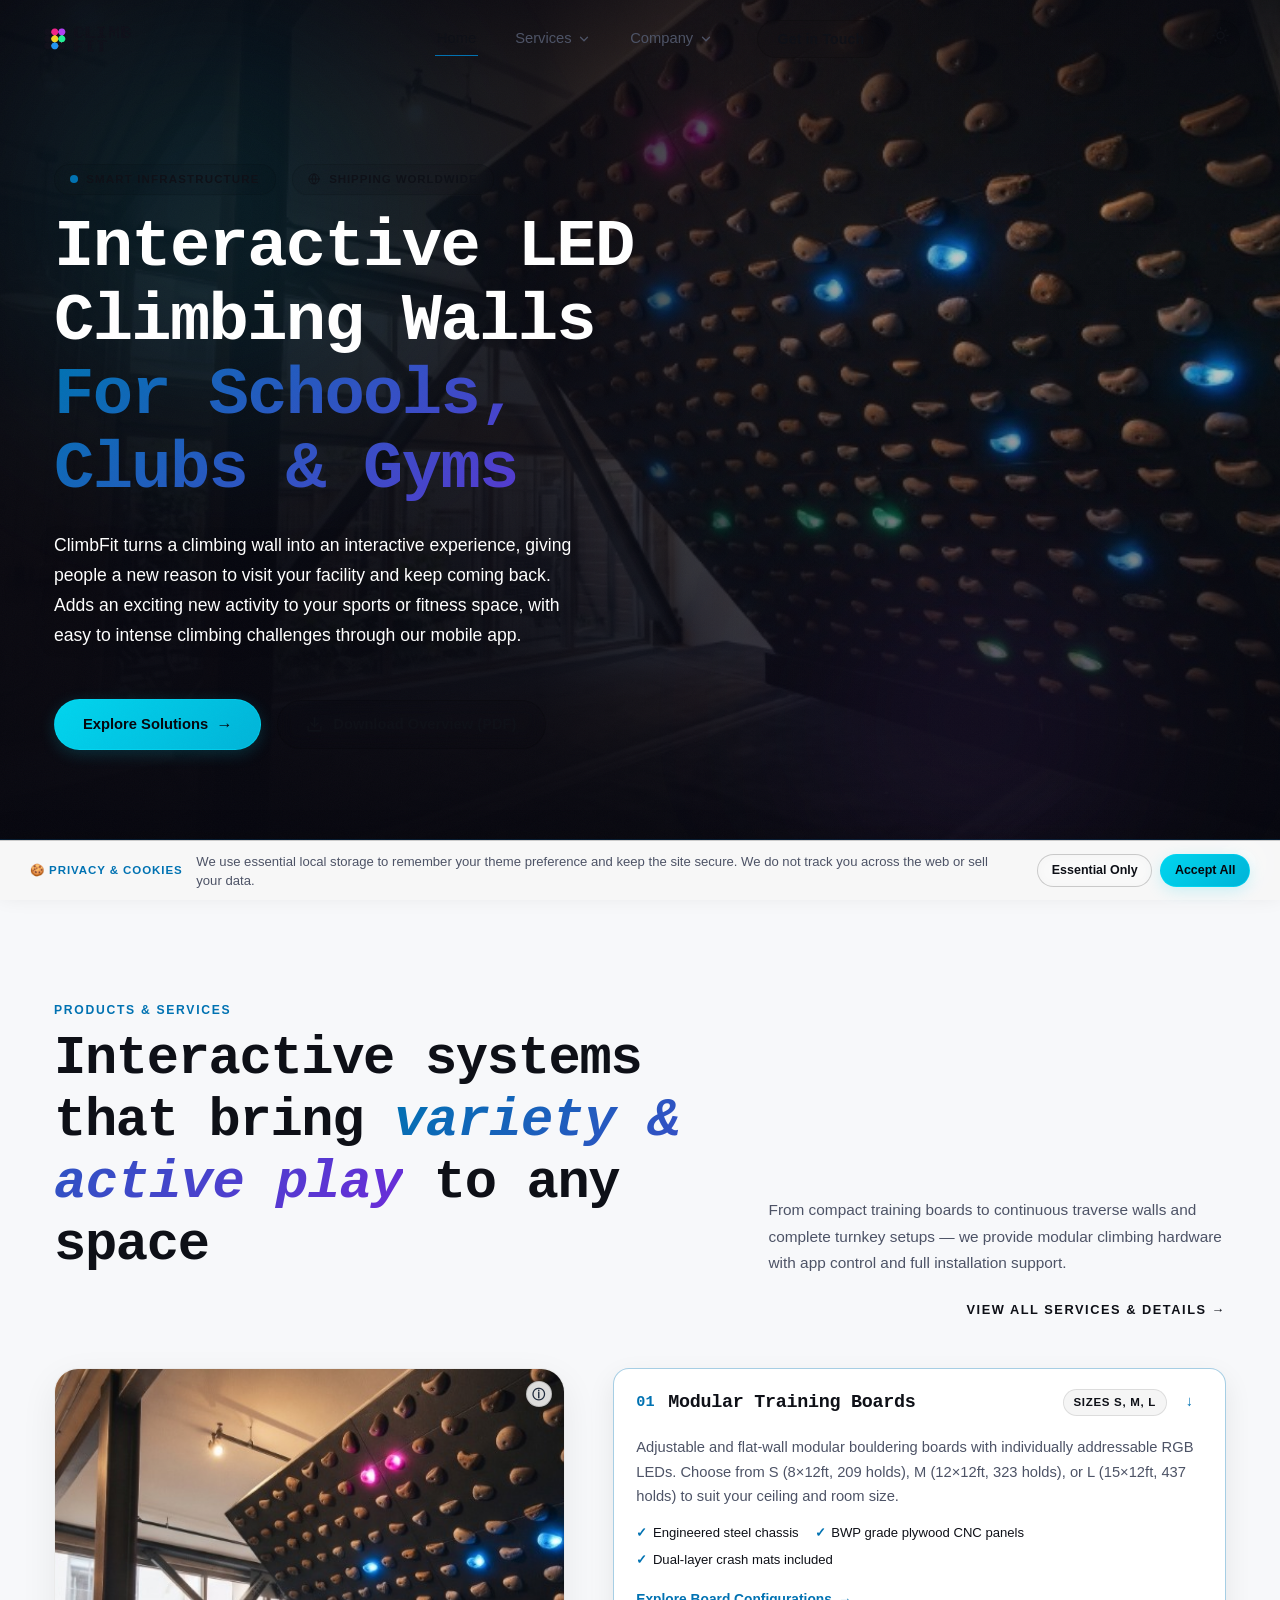
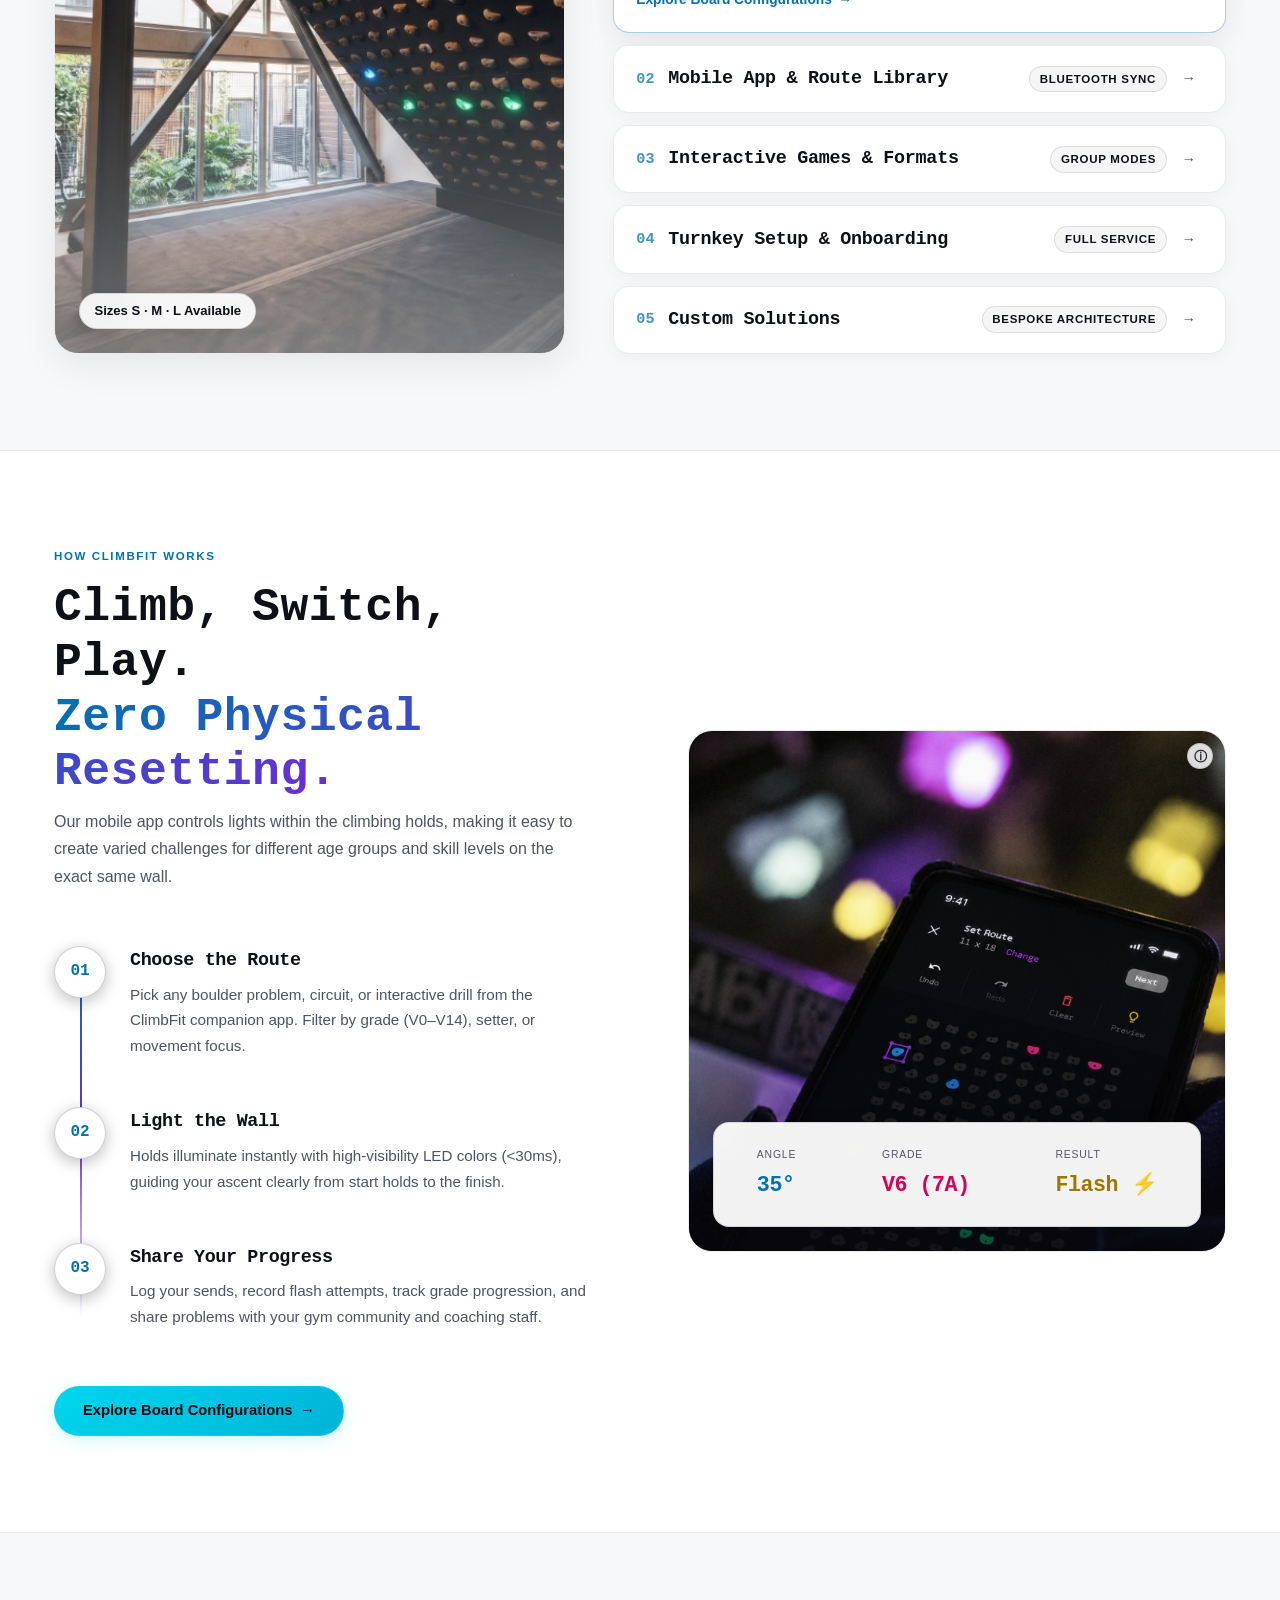
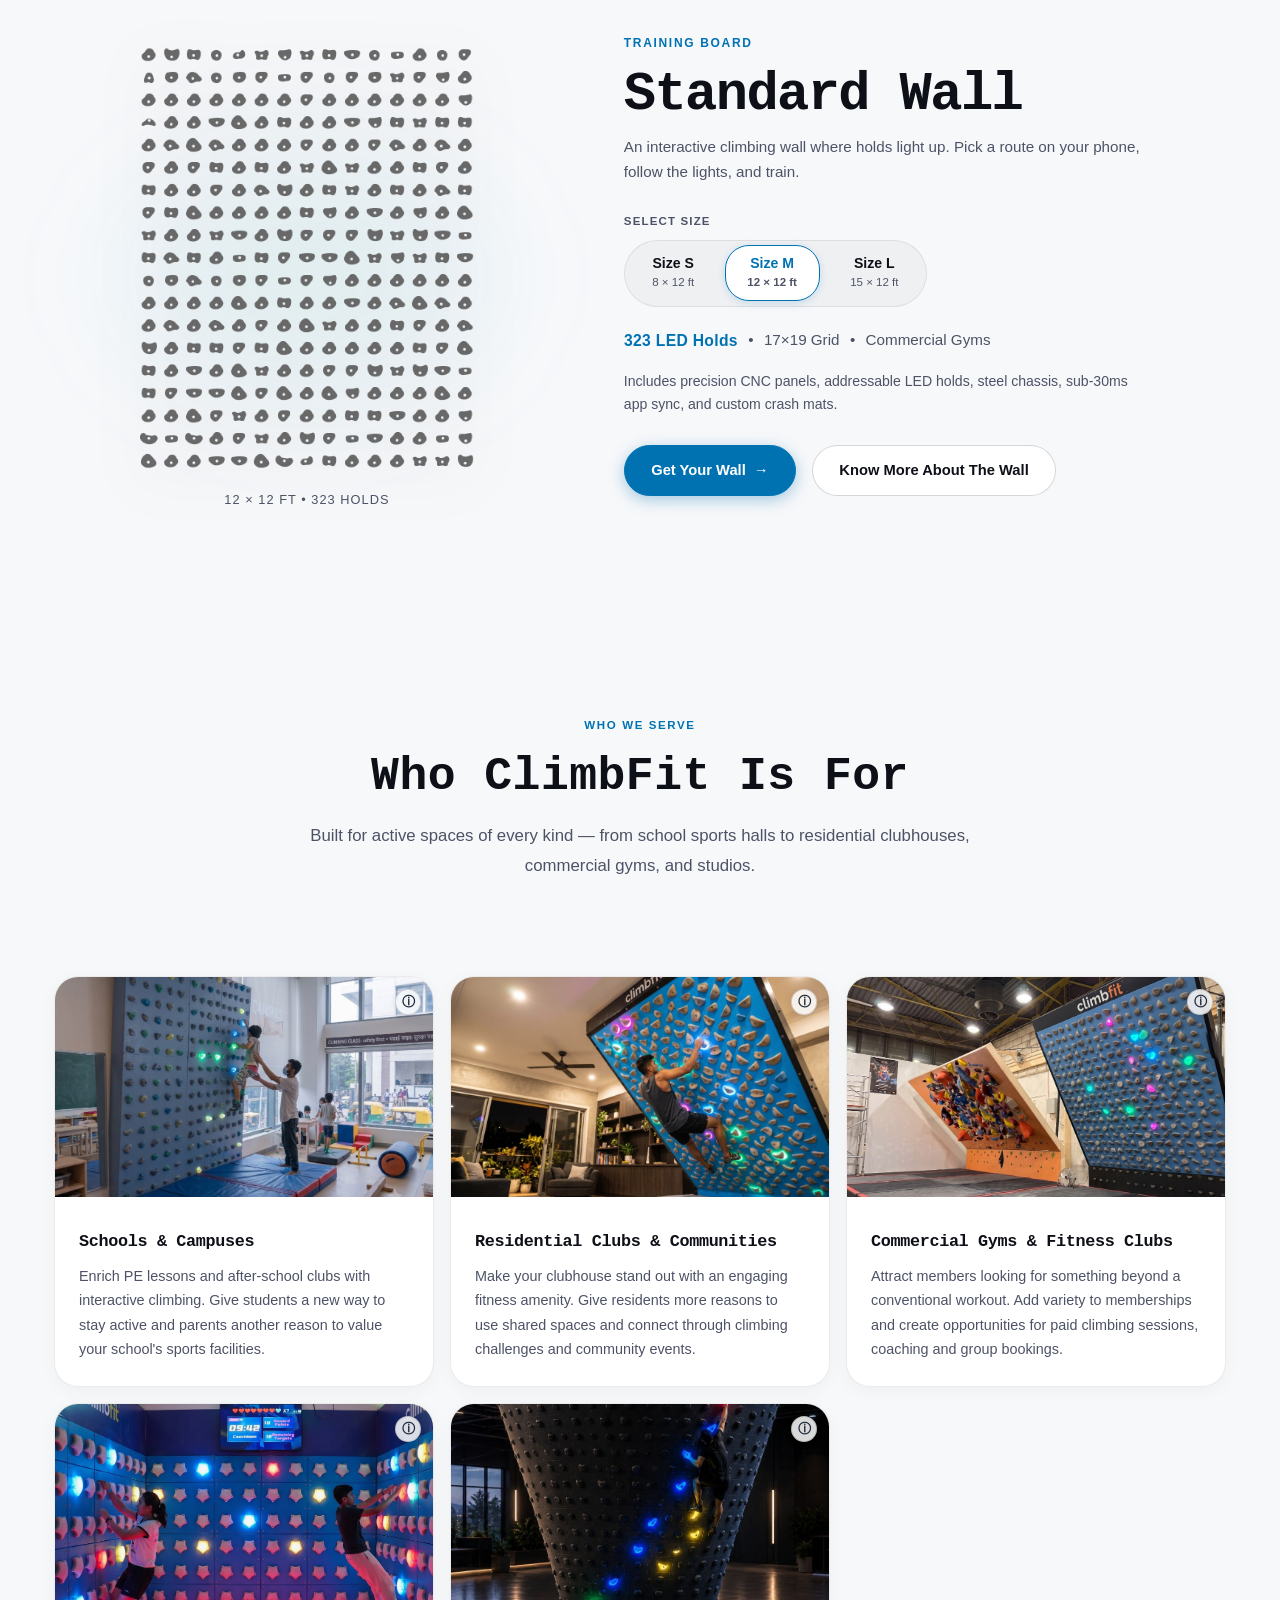
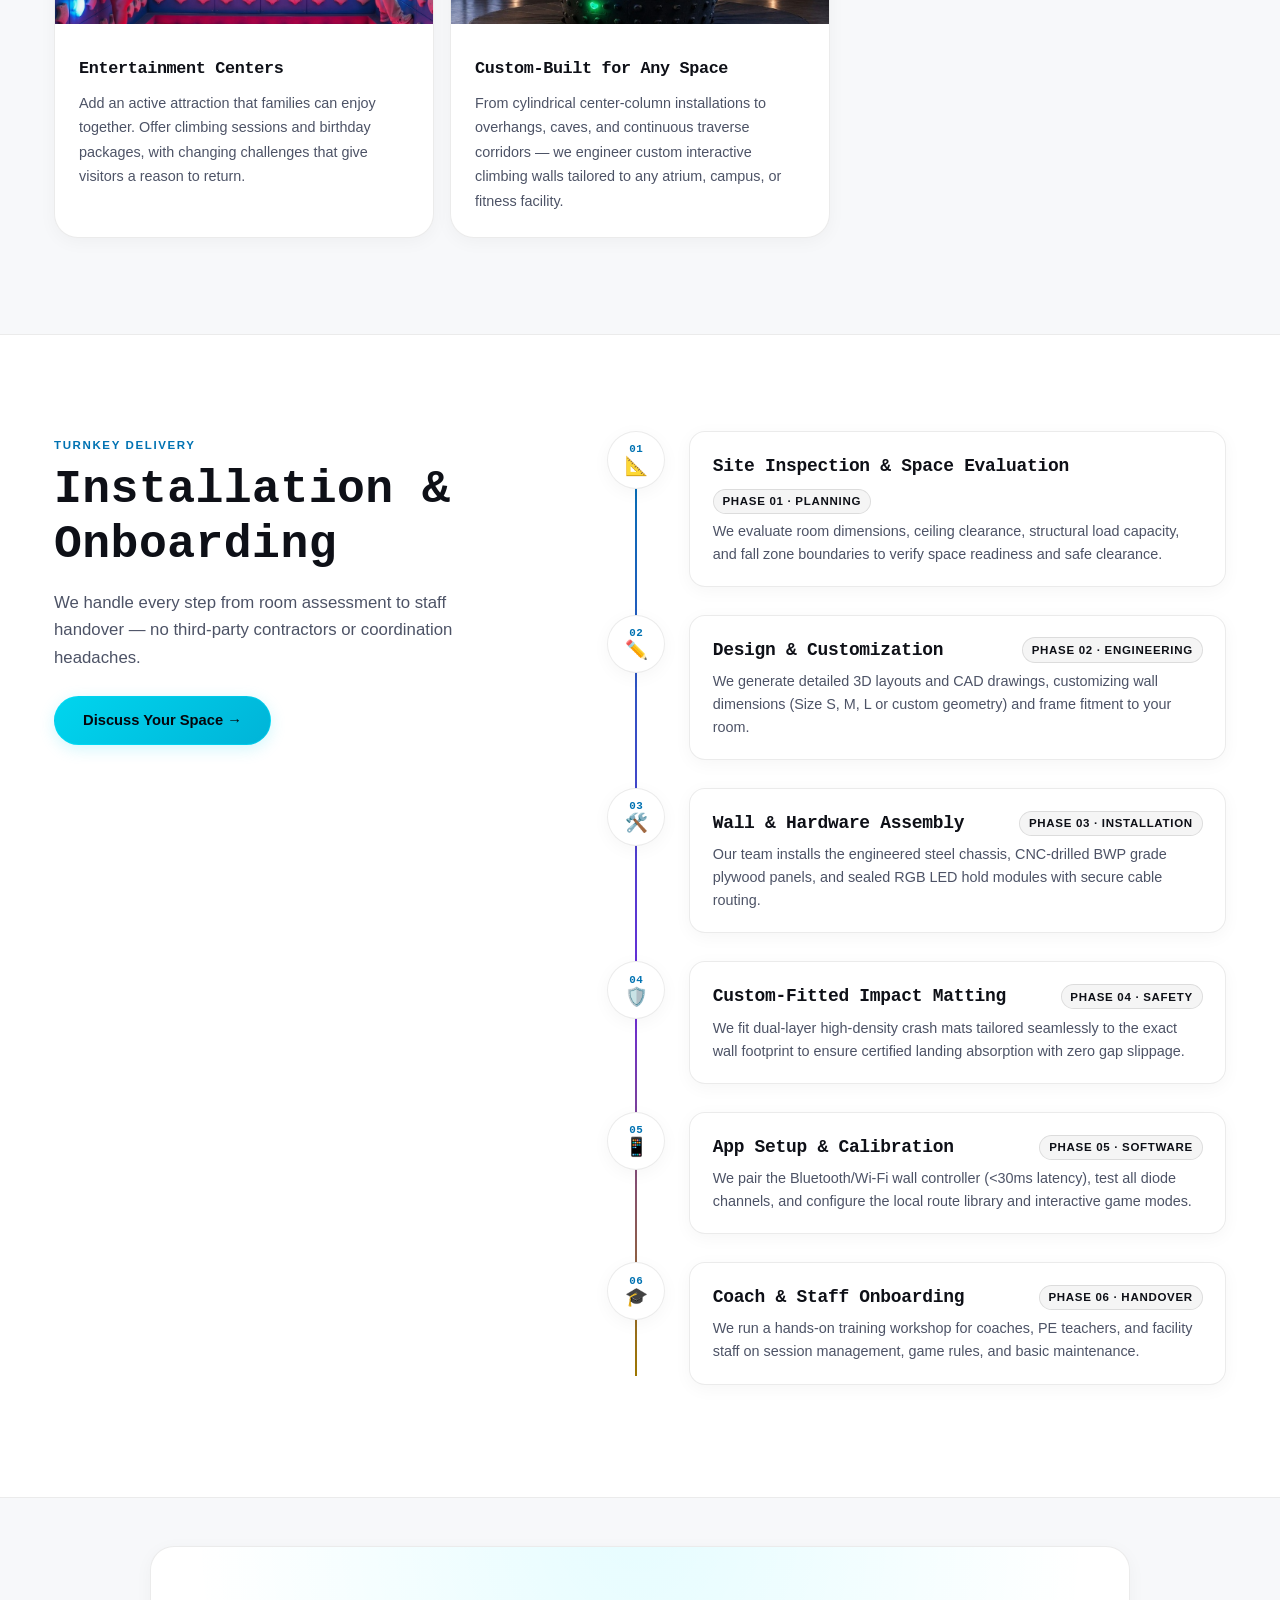
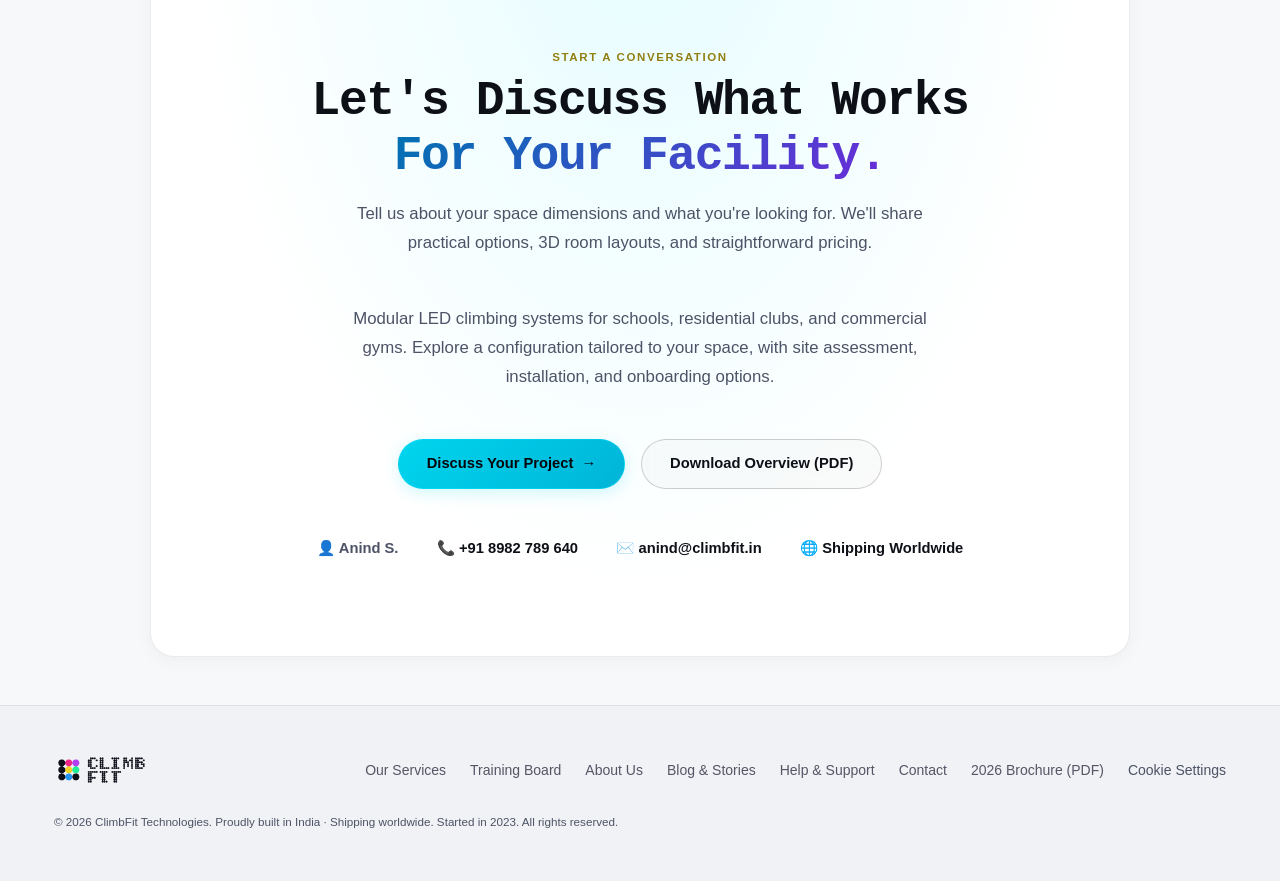
<file: index.html>
<!DOCTYPE html>
<html lang="en" data-theme="dark">

<head>
  <meta charset="UTF-8">
  <meta name="viewport" content="width=device-width, initial-scale=1.0">
  <title>ClimbFit (Climb Fit India) | Interactive LED Climbing Walls &amp; Training Boards</title>
  <meta name="description"
    content="ClimbFit (Climb Fit India) builds turnkey interactive LED climbing walls and smart modular training boards. Experience the Climb Fit wall with illuminated RGB holds, mobile app control, and gamified challenges for schools, residential clubs, and gyms across India.">
  <meta name="keywords"
    content="climb fit, climb fit india, climb fit wall, climbfit, climbfit india, climbfit wall, interactive LED climbing walls, smart climbing wall India, smart climbing board, bouldering wall for schools, residential club sports amenities, commercial gym training board, gamified climbing app, Anind S., interactive sports infrastructure">
  <meta name="author" content="ClimbFit Technologies">
  <meta name="robots" content="index, follow, max-snippet:-1, max-image-preview:large, max-video-preview:-1">
  <link rel="canonical" href="https://www.climbfit.in/">

  <!-- International & Multi-Geography SEO -->
  <link rel="alternate" hreflang="x-default" href="https://www.climbfit.in/">
  <link rel="alternate" hreflang="en" href="https://www.climbfit.in/">
  <link rel="alternate" hreflang="en-IN" href="https://www.climbfit.in/">
  <link rel="alternate" hreflang="en-US" href="https://www.climbfit.in/">
  <link rel="alternate" hreflang="en-GB" href="https://www.climbfit.in/">
  <link rel="alternate" hreflang="en-AU" href="https://www.climbfit.in/">
  <link rel="alternate" hreflang="en-SG" href="https://www.climbfit.in/">
  <link rel="alternate" hreflang="en-AE" href="https://www.climbfit.in/">
  <meta name="distribution" content="global">
  <meta name="coverage" content="Worldwide">

  <!-- Google Search Console Verification (Replace content with your verification token) -->
  <meta name="google-site-verification" content="ADD_GOOGLE_VERIFICATION_TOKEN_HERE">

  <!-- Favicon suite (cache-busted to ensure the authentic holds icon loads) -->
  <link rel="icon" type="image/png" sizes="32x32" href="favicon.png?v=20261103">
  <link rel="icon" type="image/png" sizes="16x16" href="assets/brand/favicon.png?v=20261103">
  <link rel="apple-touch-icon" sizes="180x180" href="assets/brand/favicon.png?v=20261103">
  <link rel="shortcut icon" href="favicon.ico?v=20261103">
  <link rel="manifest" href="site.webmanifest">

  <!-- Security & Privacy Meta -->
  <meta http-equiv="Content-Security-Policy"
    content="default-src 'self'; script-src 'self' 'unsafe-inline' https://www.clarity.ms https://*.clarity.ms; style-src 'self' 'unsafe-inline' https://fonts.googleapis.com; font-src 'self' https://fonts.gstatic.com data:; img-src 'self' data: https: https://*.clarity.ms; connect-src 'self' https://*.clarity.ms;">
  <meta http-equiv="X-Content-Type-Options" content="nosniff">
  <meta name="referrer" content="strict-origin-when-cross-origin">

  <!-- Microsoft Clarity Tracking -->
  <script type="text/javascript">
    (function (c, l, a, r, i, t, y) {
      c[a] = c[a] || function () { (c[a].q = c[a].q || []).push(arguments) };
      t = l.createElement(r); t.async = 1; t.src = "https://www.clarity.ms/tag/" + i;
      y = l.getElementsByTagName(r)[0]; y.parentNode.insertBefore(t, y);
    })(window, document, "clarity", "script", "z7lsmypvm0");
  </script>

  <!-- Open Graph / Facebook -->
  <meta property="og:type" content="website">
  <meta property="og:site_name" content="ClimbFit">
  <meta property="og:url" content="https://www.climbfit.in/">
  <meta property="og:title" content="ClimbFit (Climb Fit India) | Interactive LED Climbing Walls &amp; Training Boards">
  <meta property="og:description"
    content="Interactive LED climbing walls and modular smart training boards with mobile app route control. Turnkey installation for schools, residential clubs, and commercial gyms worldwide.">
  <meta property="og:image" content="https://www.climbfit.in/assets/brand/hero-climbfit-board.jpg">
  <meta property="og:locale" content="en_US">
  <meta property="og:locale:alternate" content="en_GB">
  <meta property="og:locale:alternate" content="en_IN">
  <meta property="og:locale:alternate" content="en_AU">
  <meta property="og:locale:alternate" content="en_SG">
  <meta property="og:locale:alternate" content="en_AE">

  <!-- Twitter Card -->
  <meta name="twitter:card" content="summary_large_image">
  <meta name="twitter:title" content="ClimbFit | Interactive LED Climbing Walls">
  <meta name="twitter:description"
    content="Modular LED climbing walls and gamified app-controlled boulder problems for schools, residential clubs, and gyms.">
  <meta name="twitter:image" content="https://www.climbfit.in/assets/brand/hero-climbfit-board.jpg">

  <!-- Fonts: Geist (Headings), Inter (Body), Bitcount (Highlights) -->
  <link rel="preconnect" href="https://fonts.googleapis.com">
  <link rel="preconnect" href="https://fonts.gstatic.com" crossorigin>
  <link
    href="https://fonts.googleapis.com/css2?family=Bitcount:wght@100..900&family=Geist:wght@300;400;500;600;700;800;900&family=Inter:wght@300;400;500;600;700;800&display=swap"
    rel="stylesheet">
  <link rel="stylesheet" href="css/style.css">

  <!-- Schema.org JSON-LD Structured Data for High Google Search Visibility -->
  <script type="application/ld+json">
  {
    "@context": "https://schema.org",
    "@graph": [
      {
        "@type": "Organization",
        "@id": "https://www.climbfit.in/#organization",
        "name": "ClimbFit",
        "alternateName": [
          "Climb Fit",
          "Climb Fit India",
          "ClimbFit India",
          "Climb Fit Wall",
          "ClimbFit Wall"
        ],
        "legalName": "ClimbFit Technologies",
        "url": "https://www.climbfit.in",
        "logo": "https://www.climbfit.in/assets/brand/logo.png",
        "image": "https://www.climbfit.in/assets/brand/hero-climbfit-board.jpg",
        "description": "Interactive LED climbing walls and modular smart training systems for schools, residential clubs, and commercial gyms across India.",
        "telephone": "+918982789640",
        "email": "anind@climbfit.in",
        "founder": {
          "@type": "Person",
          "name": "Anind S.",
          "jobTitle": "Founder"
        },
        "address": {
          "@type": "PostalAddress",
          "addressCountry": "IN"
        },
        "areaServed": [
          { "@type": "Country", "name": "India" },
          { "@type": "Country", "name": "United States" },
          { "@type": "Country", "name": "United Kingdom" },
          { "@type": "Country", "name": "Australia" },
          { "@type": "Country", "name": "Singapore" },
          { "@type": "Country", "name": "United Arab Emirates" },
          { "@type": "Continent", "name": "Europe" },
          { "@type": "Continent", "name": "Asia" },
          { "@type": "Continent", "name": "North America" }
        ],
        "knowsLanguage": ["English"]
      },
      {
        "@type": "WebSite",
        "@id": "https://www.climbfit.in/#website",
        "url": "https://www.climbfit.in",
        "name": "ClimbFit",
        "alternateName": [
          "Climb Fit",
          "Climb Fit India"
        ],
        "publisher": { "@id": "https://www.climbfit.in/#organization" }
      },
      {
        "@type": "Product",
        "name": "ClimbFit Training Board",
        "alternateName": [
          "Climb Fit Wall",
          "ClimbFit Wall",
          "Climb Fit Training Board",
          "Climb Fit Interactive Wall"
        ],
        "image": "https://www.climbfit.in/assets/images/climbfit-overhang-smiling-climber.jpg",
        "description": "A modular climbing system with integrated LED lighting and app-based route control in 8x12ft (209 holds), 12x12ft (323 holds), and 15x12ft (437 holds) configurations.",
        "brand": {
          "@type": "Brand",
          "name": "ClimbFit"
        },
        "category": "Sports Infrastructure / Fitness Equipment"
      },
      {
        "@type": "FAQPage",
        "mainEntity": [
          {
            "@type": "Question",
            "name": "What is ClimbFit (Climb Fit)?",
            "acceptedAnswer": {
              "@type": "Answer",
              "text": "ClimbFit (Climb Fit India) turns climbing walls into interactive training experiences with illuminated RGB LED holds and app-based control, creating unlimited climbing challenges for schools, clubs, and gyms."
            }
          },
          {
            "@type": "Question",
            "name": "What is the Climb Fit Wall?",
            "acceptedAnswer": {
              "@type": "Answer",
              "text": "The Climb Fit Wall is an interactive LED climbing board engineered in India. It connects via Bluetooth and Wi-Fi to a dedicated mobile app, lighting up distinct routes and gamified challenges on demand without manually resetting holds."
            }
          },
          {
            "@type": "Question",
            "name": "What sizes are available for the Standard Wall?",
            "acceptedAnswer": {
              "@type": "Answer",
              "text": "The Standard Wall comes in three standard configurations: S (8x12 ft, 209 holds), M (12x12 ft, 323 holds), and L (15x12 ft, 437 holds), as well as custom architectural sizes."
            }
          },
          {
            "@type": "Question",
            "name": "What is included in ClimbFit turnkey installation?",
            "acceptedAnswer": {
              "@type": "Answer",
              "text": "Turnkey installation includes site inspection, 3D design and customization, engineered frame & panel installation, custom-fitted dual-layer impact matting, app calibration, and coach/staff onboarding."
            }
          }
        ]
      }
    ]
  }
  </script>

  <style>
    /* ── Hero: Full Bleed with Left-Aligned Content ── */
    .hero {
      min-height: 100svh;
      position: relative;
      display: flex;
      align-items: center;
      justify-content: flex-start;
      padding-top: calc(var(--nav-h) + 2rem);
      padding-bottom: var(--space-xl);
      overflow: hidden;
      text-align: left;
    }

    .hero-bg {
      position: absolute;
      inset: 0;
      z-index: 0;
      overflow: hidden;
    }

    .hero-bg img {
      width: 100%;
      height: 100%;
      object-fit: cover;
      object-position: 70% 38%;
      filter: brightness(0.92);
      transform: scale(1.02);
      transition: transform 0.6s var(--ease-out);
    }

    .hero-bg::after {
      content: '';
      position: absolute;
      inset: 0;
      /* Left dark gradient keeps text ultra-readable while the right LED wall & climber shine */
      background:
        linear-gradient(90deg, rgba(8, 8, 16, 0.96) 0%, rgba(8, 8, 16, 0.85) 42%, rgba(8, 8, 16, 0.2) 70%, transparent 95%),
        linear-gradient(180deg, rgba(8, 8, 16, 0.6) 0%, transparent 28%, rgba(8, 8, 16, 0.92) 100%);
      z-index: 1;
    }

    .hero-orb-1 {
      width: 620px;
      height: 620px;
      background: radial-gradient(circle, rgba(0, 229, 255, 0.12) 0%, transparent 70%);
      top: -100px;
      left: -100px;
      z-index: 1;
    }

    .hero-orb-2 {
      width: 480px;
      height: 480px;
      background: radial-gradient(circle, rgba(177, 79, 255, 0.1) 0%, transparent 70%);
      bottom: -60px;
      right: 5%;
      z-index: 1;
    }

    .hero-container {
      position: relative;
      z-index: 2;
      width: 100%;
      display: flex;
      justify-content: flex-start;
      text-align: left;
    }

    .hero-content {
      position: relative;
      max-width: 620px;
      margin: 0;
      text-align: left;
      display: flex;
      flex-direction: column;
      align-items: flex-start;
      padding: var(--space-m) 0;
    }

    .hero-eyebrow {
      display: flex;
      align-items: center;
      justify-content: flex-start;
      gap: var(--space-s);
      margin-bottom: var(--space-s);
    }

    .hold-indicator {
      display: inline-flex;
      align-items: center;
      gap: 0.5rem;
      padding: 0.35rem 0.95rem;
      border-radius: var(--r-xl);
      border: 1px solid rgba(0, 229, 255, 0.22);
      background: rgba(0, 229, 255, 0.04);
      backdrop-filter: blur(12px);
      -webkit-backdrop-filter: blur(12px);
      font-size: 0.72rem;
      font-weight: 600;
      letter-spacing: 0.1em;
      text-transform: uppercase;
      color: var(--accent-cyan);
      font-family: var(--font-body);
    }

    .hold-indicator::before {
      content: '';
      width: 8px;
      height: 8px;
      border-radius: 50%;
      background: var(--accent-cyan);
      box-shadow: var(--glow-cyan);
      animation: pulse-dot 2s infinite;
    }

    .shipping-pill {
      display: inline-flex;
      align-items: center;
      gap: 0.45rem;
      padding: 0.35rem 0.95rem;
      border-radius: var(--r-xl);
      border: 1px solid rgba(255, 255, 255, 0.14);
      background: rgba(255, 255, 255, 0.04);
      backdrop-filter: blur(12px);
      -webkit-backdrop-filter: blur(12px);
      font-size: 0.72rem;
      font-weight: 600;
      letter-spacing: 0.08em;
      text-transform: uppercase;
      color: var(--text);
      font-family: var(--font-body);
    }

    [data-theme="light"] .shipping-pill {
      background: rgba(0, 0, 0, 0.04);
      border-color: rgba(0, 0, 0, 0.1);
      color: #0e1017;
    }

    .hero-title {
      font-family: var(--font-display);
      font-weight: 700;
      font-size: clamp(2.8rem, 5.4vw, 4.2rem);
      line-height: 1.1;
      letter-spacing: -0.025em;
      margin-bottom: var(--space-m);
      text-align: left;
    }

    .hero-title .line-accent {
      display: block;
      background: linear-gradient(135deg, var(--accent-cyan) 0%, var(--accent-purple) 100%);
      -webkit-background-clip: text;
      -webkit-text-fill-color: transparent;
      background-clip: text;
    }

    .hero-desc {
      font-size: clamp(0.96rem, 1.4vw, 1.1rem);
      color: rgba(228, 228, 240, 0.88);
      line-height: 1.7;
      max-width: 540px;
      margin: 0 0 var(--space-l) 0;
      text-align: left;
      text-shadow: 0 2px 14px rgba(0, 0, 0, 0.6);
    }

    .hero-actions {
      display: flex;
      align-items: center;
      justify-content: flex-start;
      gap: var(--space-s);
      flex-wrap: wrap;
    }

    /* ── Editorial Services Section (Inspired by Reference) ── */
    .services-editorial-header {
      margin-bottom: var(--space-l);
    }

    .sec-eyebrow {
      font-size: 0.76rem;
      font-weight: 700;
      letter-spacing: 0.14em;
      text-transform: uppercase;
      color: var(--accent-cyan);
      margin-bottom: var(--space-xs);
      display: inline-block;
    }

    .sec-headline-row {
      display: grid;
      grid-template-columns: 1.45fr 1fr;
      gap: clamp(1.5rem, 4vw, 3.5rem);
      align-items: flex-end;
      margin-bottom: var(--space-m);
    }

    .sec-editorial-title {
      font-family: var(--font-display);
      font-size: clamp(2.1rem, 4.2vw, 3.4rem);
      font-weight: 700;
      line-height: 1.15;
      letter-spacing: -0.025em;
      color: var(--text);
      margin: 0;
    }

    .sec-editorial-title .italic-accent {
      font-family: var(--font-display);
      font-style: italic;
      font-weight: 600;
      letter-spacing: -0.01em;
      background: linear-gradient(135deg, var(--accent-cyan) 0%, var(--accent-purple) 100%);
      -webkit-background-clip: text;
      -webkit-text-fill-color: transparent;
      background-clip: text;
    }

    .sec-headline-desc {
      font-size: 0.96rem;
      color: var(--text-muted);
      line-height: 1.7;
      margin: 0;
    }

    .sec-controls-row {
      display: flex;
      align-items: center;
      justify-content: space-between;
      border-top: 1px solid var(--border);
      padding-top: var(--space-m);
      margin-bottom: var(--space-m);
    }

    .sec-arrows {
      display: flex;
      align-items: center;
      gap: 0.65rem;
    }

    .sec-nav-btn {
      width: 44px;
      height: 44px;
      border-radius: 50%;
      background: var(--surface);
      border: 1px solid var(--border-active);
      color: var(--text);
      display: flex;
      align-items: center;
      justify-content: center;
      font-size: 1.25rem;
      cursor: pointer;
      transition: all 0.25s var(--ease-out);
    }

    .sec-nav-btn:hover {
      background: var(--accent-cyan);
      color: #080810;
      border-color: var(--accent-cyan);
      transform: translateY(-2px);
    }

    .sec-view-all {
      font-size: 0.8rem;
      font-weight: 700;
      letter-spacing: 0.12em;
      text-transform: uppercase;
      color: var(--text);
      text-decoration: none;
      display: inline-flex;
      align-items: center;
      gap: 0.4rem;
      transition: color 0.2s, transform 0.2s;
    }

    .sec-view-all:hover {
      color: var(--accent-cyan);
      transform: translateX(3px);
    }

    @media (max-width: 900px) {
      .sec-headline-row {
        grid-template-columns: 1fr;
        gap: var(--space-s);
      }
    }

    /* ── Turnkey Process: Left Heading, Right Top-to-Bottom Vertical Timeline ── */
    .turnkey-split-layout {
      display: grid;
      grid-template-columns: 1fr 1.25fr;
      gap: clamp(2rem, 5vw, 4rem);
      align-items: flex-start;
    }

    .turnkey-left-col {
      position: sticky;
      top: calc(var(--nav-h) + 2rem);
    }

    .turnkey-trust-pills {
      display: flex;
      flex-direction: column;
      gap: 0.65rem;
      margin-top: var(--space-m);
    }

    .trust-pill {
      display: flex;
      align-items: center;
      gap: 0.65rem;
      font-size: 0.86rem;
      color: var(--text);
      padding: 0.5rem 0.95rem;
      background: rgba(255, 255, 255, 0.02);
      border: 1px solid rgba(255, 255, 255, 0.06);
      border-radius: var(--r-xl);
      backdrop-filter: blur(8px);
      -webkit-backdrop-filter: blur(8px);
    }

    .timeline-v-rail {
      position: relative;
      padding-left: 2.2rem;
    }

    .timeline-v-rail::before {
      content: '';
      position: absolute;
      top: 16px;
      bottom: 24px;
      left: 8px;
      width: 2px;
      background: linear-gradient(180deg, var(--accent-cyan) 0%, var(--accent-yellow) 35%, var(--accent-pink) 65%, #ff9e00 100%);
      opacity: 0.65;
    }

    .timeline-v-step {
      position: relative;
      margin-bottom: 0.75rem;
    }

    .timeline-v-dot {
      position: absolute;
      left: -2.2rem;
      top: 14px;
      width: 18px;
      height: 18px;
      border-radius: 50%;
      background: var(--bg);
      border: 3px solid var(--accent-cyan);
      box-shadow: 0 0 10px rgba(0, 229, 255, 0.35);
      z-index: 2;
    }

    .timeline-v-dot.dot-yellow {
      border-color: var(--accent-yellow);
      box-shadow: 0 0 10px rgba(245, 208, 0, 0.35);
    }

    .timeline-v-dot.dot-pink {
      border-color: var(--accent-pink);
      box-shadow: 0 0 10px rgba(255, 77, 141, 0.35);
    }

    .timeline-v-dot.dot-purple {
      border-color: var(--accent-purple);
      box-shadow: 0 0 10px rgba(177, 79, 255, 0.35);
    }

    .timeline-v-dot.dot-orange {
      border-color: #ff9e00;
      box-shadow: 0 0 10px rgba(255, 158, 0, 0.35);
    }

    .timeline-v-card {
      background: transparent;
      border: none;
      border-bottom: 1px solid rgba(255, 255, 255, 0.05);
      border-radius: 0;
      padding: 0.85rem 0.2rem 1.1rem 0.2rem;
      transition: transform 0.2s var(--ease-out), border-color 0.2s;
    }

    .timeline-v-card:hover {
      transform: translateX(4px);
      border-bottom-color: rgba(0, 229, 255, 0.25);
    }

    .timeline-v-header {
      display: flex;
      align-items: center;
      gap: 0.6rem;
      margin-bottom: 0.25rem;
    }

    .timeline-v-num {
      font-family: var(--font-display);
      font-weight: 800;
      font-size: 1.15rem;
      line-height: 1;
    }

    .timeline-v-icon {
      font-size: 1.1rem;
      line-height: 1;
    }

    .timeline-v-card h4 {
      font-family: var(--font-display);
      font-weight: 700;
      font-size: 0.96rem;
      margin: 0;
      letter-spacing: -0.01em;
    }

    .timeline-v-card p {
      font-size: 0.82rem;
      color: var(--text-muted);
      line-height: 1.5;
      margin: 0;
    }

    /* ── Comparison Strip ─────────────────────────────────── */
    .comparison-strip {
      background: rgba(255, 255, 255, 0.015);
      border: 1px solid rgba(255, 255, 255, 0.06);
      border-radius: var(--r-l);
      padding: var(--space-l);
      display: grid;
      grid-template-columns: repeat(4, 1fr);
      gap: var(--space-m);
      margin-top: var(--space-xl);
      backdrop-filter: blur(8px);
      -webkit-backdrop-filter: blur(8px);
    }

    .comp-item {
      text-align: center;
    }

    .comp-item-val {
      font-family: var(--font-display);
      font-size: 1.5rem;
      font-weight: 800;
      color: var(--accent-cyan);
      margin-bottom: 4px;
    }

    .comp-item-lbl {
      font-size: 0.85rem;
      color: var(--text-muted);
    }

    /* ── Our Training Boards Showcase & Size Switcher ────── */
    .board-switcher-wrap {
      display: flex;
      justify-content: center;
      margin-top: var(--space-m);
      margin-bottom: var(--space-l);
    }

    .board-switcher {
      display: inline-flex;
      background: rgba(255, 255, 255, 0.03);
      border: 1px solid rgba(255, 255, 255, 0.08);
      border-radius: var(--r-xl);
      padding: 0.35rem;
      gap: 0.35rem;
      backdrop-filter: blur(12px);
      -webkit-backdrop-filter: blur(12px);
      max-width: 100%;
      overflow-x: auto;
    }

    [data-theme="light"] .board-switcher {
      background: rgba(0, 0, 0, 0.03);
      border-color: rgba(0, 0, 0, 0.08);
    }

    .board-switch-btn {
      display: flex;
      flex-direction: column;
      align-items: center;
      justify-content: center;
      padding: 0.65rem 1.4rem;
      border-radius: var(--r-l);
      border: 1px solid transparent;
      background: transparent;
      color: var(--text-muted);
      cursor: pointer;
      font-family: var(--font-body);
      text-align: center;
      transition: all 0.25s var(--ease-out);
      white-space: nowrap;
    }

    .board-switch-btn:hover {
      color: var(--text);
      background: rgba(255, 255, 255, 0.04);
    }

    [data-theme="light"] .board-switch-btn:hover {
      background: rgba(0, 0, 0, 0.04);
    }

    .board-switch-btn.active {
      background: rgba(255, 255, 255, 0.08);
      border-color: rgba(0, 229, 255, 0.35);
      color: var(--text);
      box-shadow: 0 4px 18px rgba(0, 229, 255, 0.15);
    }

    [data-theme="light"] .board-switch-btn.active {
      background: #ffffff;
      border-color: rgba(14, 165, 233, 0.35);
      color: #0e1017;
      box-shadow: 0 4px 16px rgba(0, 0, 0, 0.06);
    }

    .board-switch-size {
      font-size: 0.95rem;
      font-weight: 700;
      letter-spacing: -0.01em;
      display: inline-flex;
      align-items: center;
      gap: 0.45rem;
    }

    .board-switch-sub {
      font-size: 0.74rem;
      color: var(--text-muted);
      margin-top: 2px;
      font-weight: 500;
    }

    .board-switch-btn.active .board-switch-sub {
      color: var(--text);
      opacity: 0.85;
    }

    .board-badge-popular {
      font-size: 0.65rem;
      text-transform: uppercase;
      letter-spacing: 0.06em;
      font-weight: 700;
      padding: 0.15rem 0.45rem;
      border-radius: 100px;
      background: var(--accent-cyan);
      color: #060913;
    }

    .board-showcase-container {
      background: rgba(255, 255, 255, 0.018);
      border: 1px solid rgba(255, 255, 255, 0.07);
      border-radius: var(--r-xl);
      overflow: hidden;
      backdrop-filter: blur(14px);
      -webkit-backdrop-filter: blur(14px);
      box-shadow: 0 20px 60px rgba(0, 0, 0, 0.35);
    }

    [data-theme="light"] .board-showcase-container {
      background: #ffffff;
      border-color: rgba(0, 0, 0, 0.08);
      box-shadow: 0 16px 40px rgba(0, 0, 0, 0.05);
    }

    .board-panel {
      display: none;
      opacity: 0;
    }

    .board-panel.active {
      display: block;
      animation: boardPanelFade 0.35s cubic-bezier(0.16, 1, 0.3, 1) forwards;
    }

    @keyframes boardPanelFade {
      0% {
        opacity: 0;
        transform: translateY(10px) scale(0.99);
      }
      100% {
        opacity: 1;
        transform: translateY(0) scale(1);
      }
    }

    .board-panel-header {
      display: flex;
      align-items: center;
      justify-content: space-between;
      gap: 1rem;
      padding: 1.5rem 2rem;
      border-bottom: 1px solid rgba(255, 255, 255, 0.06);
      flex-wrap: wrap;
    }

    [data-theme="light"] .board-panel-header {
      border-bottom-color: rgba(0, 0, 0, 0.06);
    }

    .board-panel-title-wrap {
      display: flex;
      flex-direction: column;
      gap: 0.35rem;
    }

    .board-panel-title {
      font-size: 1.25rem;
      font-weight: 700;
      color: var(--text);
      letter-spacing: -0.01em;
      margin: 0;
    }

    .board-panel-badges {
      display: flex;
      align-items: center;
      gap: 0.5rem;
      flex-wrap: wrap;
    }

    .board-meta-pill {
      font-size: 0.75rem;
      font-weight: 600;
      color: var(--text);
      background: rgba(255, 255, 255, 0.05);
      border: 1px solid rgba(255, 255, 255, 0.09);
      padding: 0.3rem 0.7rem;
      border-radius: 100px;
    }

    [data-theme="light"] .board-meta-pill {
      background: rgba(0, 0, 0, 0.04);
      border-color: rgba(0, 0, 0, 0.08);
      color: #0e1017;
    }

    .board-stage {
      display: flex;
      flex-direction: column;
      align-items: center;
      justify-content: center;
      position: relative;
      padding: 2.75rem 1.5rem;
      min-height: 420px;
      overflow: hidden;
      background: radial-gradient(circle at center, rgba(255, 255, 255, 0.015) 0%, transparent 70%);
    }

    [data-theme="light"] .board-stage {
      background: radial-gradient(circle at center, rgba(0, 0, 0, 0.015) 0%, transparent 70%);
    }

    .board-stage-glow {
      position: absolute;
      width: min(520px, 85%);
      height: 280px;
      border-radius: 50%;
      pointer-events: none;
      background: radial-gradient(ellipse at center, rgba(177, 79, 255, 0.16) 0%, rgba(0, 229, 255, 0.09) 45%, transparent 70%);
      filter: blur(40px);
      animation: gridGlowPulse 5s ease-in-out infinite alternate;
      z-index: 1;
    }

    [data-theme="light"] .board-stage-glow {
      background: radial-gradient(ellipse at center, rgba(124, 58, 237, 0.08) 0%, rgba(14, 165, 233, 0.06) 50%, transparent 75%);
      filter: blur(45px);
    }

    @keyframes gridGlowPulse {
      0% {
        opacity: 0.55;
        transform: scale(0.96);
      }
      100% {
        opacity: 0.9;
        transform: scale(1.05);
      }
    }

    .board-dimension-tag {
      position: absolute;
      z-index: 3;
      font-size: 0.72rem;
      font-weight: 600;
      letter-spacing: 0.06em;
      text-transform: uppercase;
      padding: 0.25rem 0.65rem;
      border-radius: 100px;
      backdrop-filter: blur(10px);
      -webkit-backdrop-filter: blur(10px);
      pointer-events: none;
    }

    .board-dim-width {
      top: 1rem;
      border: 1px dashed rgba(0, 229, 255, 0.35);
      background: rgba(0, 0, 0, 0.45);
      color: var(--accent-cyan);
    }

    .board-dim-height {
      right: 1.25rem;
      top: 50%;
      transform: translateY(-50%) rotate(90deg);
      transform-origin: center center;
      border: 1px dashed rgba(245, 208, 0, 0.35);
      background: rgba(0, 0, 0, 0.45);
      color: var(--accent-yellow);
    }

    [data-theme="light"] .board-dim-width {
      background: rgba(255, 255, 255, 0.85);
      border-color: rgba(14, 165, 233, 0.45);
      color: #0284c7;
      box-shadow: 0 2px 8px rgba(0, 0, 0, 0.06);
    }

    [data-theme="light"] .board-dim-height {
      background: rgba(255, 255, 255, 0.85);
      border-color: rgba(217, 119, 6, 0.45);
      color: #b45309;
      box-shadow: 0 2px 8px rgba(0, 0, 0, 0.06);
    }

    .board-grid-wrap {
      position: relative;
      display: flex;
      align-items: center;
      justify-content: center;
      z-index: 2;
      transition: transform 0.3s var(--ease-out);
    }

    .board-grid-wrap:hover {
      transform: translateY(-3px) scale(1.015);
    }

    .board-grid-img {
      height: clamp(280px, 44vh, 440px);
      width: auto;
      max-width: 90vw;
      object-fit: contain;
      filter: drop-shadow(0 14px 35px rgba(0, 0, 0, 0.4));
      transition: opacity 0.25s ease;
    }

    [data-theme="light"] .board-grid-img {
      filter: drop-shadow(0 10px 25px rgba(0, 0, 0, 0.08));
    }

    .board-grid-light {
      display: none;
    }

    [data-theme="light"] .board-grid-dark {
      display: none;
    }

    [data-theme="light"] .board-grid-light {
      display: block;
    }

    .board-specs-strip {
      display: grid;
      grid-template-columns: repeat(4, 1fr);
      gap: 1.25rem;
      padding: 1.75rem 2rem;
      border-top: 1px solid rgba(255, 255, 255, 0.06);
      border-bottom: 1px solid rgba(255, 255, 255, 0.06);
      background: rgba(255, 255, 255, 0.01);
    }

    [data-theme="light"] .board-specs-strip {
      border-color: rgba(0, 0, 0, 0.06);
      background: rgba(0, 0, 0, 0.015);
    }

    .board-spec-col {
      display: flex;
      flex-direction: column;
      gap: 0.25rem;
    }

    .board-spec-label {
      font-size: 0.72rem;
      font-weight: 600;
      text-transform: uppercase;
      letter-spacing: 0.08em;
      color: var(--text-muted);
    }

    .board-spec-value {
      font-size: 1.15rem;
      font-weight: 700;
      color: var(--text);
      letter-spacing: -0.01em;
    }

    .board-spec-note {
      font-size: 0.8rem;
      color: var(--text-muted);
      line-height: 1.4;
    }

    .board-panel-footer {
      display: flex;
      align-items: center;
      justify-content: space-between;
      gap: 1.5rem;
      padding: 1.5rem 2rem;
      flex-wrap: wrap;
    }

    .board-panel-desc {
      font-size: 0.9rem;
      color: var(--text-muted);
      line-height: 1.6;
      max-width: 600px;
      margin: 0;
    }

    .board-panel-actions {
      display: flex;
      align-items: center;
      gap: 0.75rem;
      flex-wrap: wrap;
    }

    /* ── Audience Cards ────────────────────────────────────── */
    .audience-grid {
      display: grid;
      grid-template-columns: repeat(3, 1fr);
      gap: var(--space-s);
    }

    .audience-card {
      background: rgba(255, 255, 255, 0.015);
      border: 1px solid rgba(255, 255, 255, 0.05);
      border-radius: var(--r-l);
      overflow: hidden;
      backdrop-filter: blur(8px);
      -webkit-backdrop-filter: blur(8px);
      transition: border-color 0.3s, transform 0.3s var(--ease-out), box-shadow 0.3s;
    }

    .audience-card:hover {
      border-color: rgba(0, 229, 255, 0.25);
      transform: translateY(-4px);
      box-shadow: 0 16px 40px rgba(0, 0, 0, 0.35);
    }

    .audience-card-img {
      height: 220px;
      overflow: hidden;
      position: relative;
    }

    .audience-card-img img {
      width: 100%;
      height: 100%;
      object-fit: cover;
      transition: transform 0.5s var(--ease-out);
    }

    .audience-card:hover .audience-card-img img {
      transform: scale(1.05);
    }

    .audience-card-body {
      padding: var(--space-m);
    }

    .audience-card-body h3 {
      font-family: var(--font-display);
      font-weight: 700;
      font-size: 1.05rem;
      letter-spacing: -0.02em;
      margin: 0.5rem 0;
    }

    .audience-card-body p {
      font-size: 0.9rem;
      color: var(--text-muted);
      line-height: 1.7;
    }

    /* ── CTA Strip ─────────────────────────────────────────── */
    .cta-strip {
      background: rgba(255, 255, 255, 0.015);
      border: 1px solid rgba(255, 255, 255, 0.05);
      border-radius: var(--r-l);
      padding: var(--space-xl) var(--space-l);
      text-align: center;
      position: relative;
      overflow: hidden;
      backdrop-filter: blur(8px);
      -webkit-backdrop-filter: blur(8px);
    }

    .cta-strip::before {
      content: '';
      position: absolute;
      inset: 0;
      background: radial-gradient(ellipse at 50% -10%, rgba(0, 229, 255, 0.1), transparent 65%);
    }

    .cta-strip h2 {
      font-family: var(--font-display);
      font-weight: 800;
      font-size: clamp(1.8rem, 4vw, 3rem);
      letter-spacing: -0.03em;
      line-height: 1.15;
      margin-bottom: var(--space-s);
      position: relative;
    }

    .cta-strip p {
      color: var(--text-muted);
      font-size: 1.05rem;
      margin-bottom: var(--space-l);
      position: relative;
      max-width: 620px;
      margin-left: auto;
      margin-right: auto;
    }

    .cta-strip-actions {
      display: flex;
      justify-content: center;
      gap: var(--space-s);
      flex-wrap: wrap;
      position: relative;
    }

    /* Responsive */
    @media (max-width: 1080px) {
      .services-grid {
        display: flex;
        overflow-x: auto;
        scroll-snap-type: x mandatory;
        padding-bottom: 0.85rem;
        gap: var(--space-s);
        -webkit-overflow-scrolling: touch;
        scrollbar-width: thin;
      }

      .services-grid::-webkit-scrollbar {
        height: 5px;
      }

      .services-grid::-webkit-scrollbar-thumb {
        background: var(--border-active);
        border-radius: 4px;
      }

      .service-card {
        flex: 0 0 270px;
        scroll-snap-align: start;
      }

      .board-specs-strip {
        grid-template-columns: repeat(2, 1fr);
        gap: 1.5rem;
      }
    }

    @media (max-width: 900px) {
      .turnkey-split-layout {
        grid-template-columns: 1fr;
        gap: var(--space-l);
      }

      .turnkey-left-col {
        position: static;
      }
    }

    @media (max-width: 860px) {
      .hero {
        min-height: 92svh;
        padding-top: calc(var(--nav-h) + 1.5rem);
      }

      .hero-bg img {
        object-position: 70% 32%;
      }

      .hero-bg::after {
        background: linear-gradient(180deg, rgba(8, 8, 16, 0.92) 0%, rgba(8, 8, 16, 0.85) 60%, rgba(8, 8, 16, 0.98) 100%);
      }

      .hero-content {
        padding: var(--space-m) 0;
      }

      .audience-grid {
        grid-template-columns: 1fr;
      }

      .comparison-strip {
        grid-template-columns: repeat(2, 1fr);
      }
    }

    @media (max-width: 640px) {
      .board-panel-header,
      .board-specs-strip,
      .board-panel-footer {
        padding: 1.25rem 1rem;
      }
      .board-stage {
        padding: 2rem 0.5rem;
        min-height: 320px;
      }
      .board-grid-img {
        height: clamp(220px, 36vh, 320px);
      }
      .board-dim-height {
        display: none;
      }
      .board-specs-strip {
        grid-template-columns: 1fr;
        gap: 1.25rem;
      }
      .board-panel-actions {
        width: 100%;
        flex-direction: column;
      }
      .board-panel-actions .btn {
        width: 100%;
        text-align: center;
      }
    }
  </style>
</head>

<body>

  <!-- Skip to main content -->
  <a href="#main-content" class="skip-link">Skip to main content</a>

  <!-- ── Navigation ─────────────────────────────────────────── -->
  <nav class="site-nav" id="site-nav" aria-label="Main navigation">
    <div class="container nav-inner">
      <a href="index.html" class="nav-logo" aria-label="ClimbFit homepage">
        <img src="assets/brand/logo.png" alt="ClimbFit" class="nav-logo-img logo-dark-theme" height="30">
        <img src="assets/brand/logo-dark.png" alt="ClimbFit" class="nav-logo-img logo-light-theme" height="30">
      </a>

      <div class="nav-links" role="menubar" aria-label="Site navigation">
        <a href="index.html" role="menuitem">Home</a>

        <!-- Services Dropdown -->
        <div class="nav-dropdown" role="none">
          <button type="button" class="nav-dropdown-trigger" aria-haspopup="true" aria-expanded="false" id="services-menu-btn">
            <span>Services</span>
            <svg class="dropdown-chevron" viewBox="0 0 24 24" width="14" height="14" aria-hidden="true" fill="none" stroke="currentColor" stroke-width="2.2" stroke-linecap="round" stroke-linejoin="round"><polyline points="6 9 12 15 18 9"/></svg>
          </button>
          <div class="nav-dropdown-menu" role="menu" aria-labelledby="services-menu-btn">
            <a href="services.html" class="nav-dropdown-item" role="menuitem">
              <span class="dropdown-item-title">All Services &amp; Products</span>
              <span class="dropdown-item-desc">Turnkey setups, hardware &amp; installation</span>
            </a>
            <a href="training-board.html" class="nav-dropdown-item" role="menuitem">
              <span class="dropdown-item-title">Modular Training Boards</span>
              <span class="dropdown-item-desc">Sizes S, M, L with RGB LED holds</span>
            </a>
            <a href="training-board.html#mobile-app" class="nav-dropdown-item" role="menuitem">
              <span class="dropdown-item-title">Mobile App</span>
              <span class="dropdown-item-desc">Route setter, LED sync &amp; climber logbook</span>
            </a>
            <a href="services.html#custom-solutions" class="nav-dropdown-item" role="menuitem">
              <span class="dropdown-item-title">Custom Solutions</span>
              <span class="dropdown-item-desc">Atrium adventure towers &amp; bespoke geometries</span>
            </a>
          </div>
        </div>

        <!-- Company Dropdown -->
        <div class="nav-dropdown" role="none">
          <button type="button" class="nav-dropdown-trigger" aria-haspopup="true" aria-expanded="false" id="company-menu-btn">
            <span>Company</span>
            <svg class="dropdown-chevron" viewBox="0 0 24 24" width="14" height="14" aria-hidden="true" fill="none" stroke="currentColor" stroke-width="2.2" stroke-linecap="round" stroke-linejoin="round"><polyline points="6 9 12 15 18 9"/></svg>
          </button>
          <div class="nav-dropdown-menu" role="menu" aria-labelledby="company-menu-btn">
            <a href="about.html" class="nav-dropdown-item" role="menuitem">
              <span class="dropdown-item-title">About Us</span>
              <span class="dropdown-item-desc">Our mission, story &amp; founder's note</span>
            </a>
            <a href="blog.html" class="nav-dropdown-item" role="menuitem">
              <span class="dropdown-item-title">Blog &amp; Stories</span>
              <span class="dropdown-item-desc">Engineering updates &amp; PE case studies</span>
            </a>
            <a href="support.html" class="nav-dropdown-item" role="menuitem">
              <span class="dropdown-item-title">Help &amp; Support</span>
              <span class="dropdown-item-desc">Pairing guides, FAQs &amp; technical care</span>
            </a>
            <a href="about.html#contact" class="nav-dropdown-item" role="menuitem">
              <span class="dropdown-item-title">Contact</span>
              <span class="dropdown-item-desc">Discuss your facility layout &amp; pricing</span>
            </a>
          </div>
        </div>

        <a href="about.html#contact" class="nav-cta" role="menuitem">Get in Touch</a>
      </div>

      <div class="nav-controls">
        <button class="theme-toggle" aria-label="Switch to light mode" id="theme-btn">
          <span class="icon-moon" aria-hidden="true">
            <svg viewBox="0 0 24 24" fill="none" stroke="currentColor" stroke-width="2" stroke-linecap="round"
              stroke-linejoin="round" aria-hidden="true">
              <path d="M21 12.79A9 9 0 1 1 11.21 3 7 7 0 0 0 21 12.79z" />
            </svg>
          </span>
        </button>
        <button class="nav-menu-btn" aria-label="Open navigation menu" aria-expanded="false"
          aria-controls="nav-links-mobile">
          <span></span><span></span><span></span>
        </button>
      </div>
    </div>
  </nav>

  <main id="main-content">

    <!-- ── 1. Hero ─────────────────────────────────────────── -->
    <section class="hero" aria-labelledby="hero-heading">
      <button type="button" class="render-info-pill" aria-label="Conceptual 3D Renderings" style="top:auto;bottom:24px;right:24px;z-index:15;">
        <span aria-hidden="true">ⓘ</span>
        <span class="render-info-tip" role="tooltip">Conceptual 3D Renderings</span>
      </button>
      <div class="hero-bg" aria-hidden="true">
        <img src="assets/brand/hero-climbfit-board.jpg?v=20261103d"
          alt="ClimbFit interactive smart LED climbing wall installation" class="hero-parallax" loading="eager"
          fetchpriority="high" width="1920" height="1080">
      </div>

      <div class="glow-orb hero-orb-1" aria-hidden="true"></div>
      <div class="glow-orb hero-orb-2" aria-hidden="true"></div>

      <div class="container hero-container">
        <div class="hero-content">
          <div class="hero-eyebrow">
            <span class="hold-indicator" aria-label="Smart Infrastructure">Smart Infrastructure</span>
            <span class="shipping-pill">
              <svg width="12" height="12" viewBox="0 0 24 24" fill="none" stroke="currentColor" stroke-width="2" stroke-linecap="round" stroke-linejoin="round" aria-hidden="true" style="margin-right:2px;"><circle cx="12" cy="12" r="10"/><path d="M12 2a14.5 14.5 0 0 0 0 20 14.5 14.5 0 0 0 0-20"/><path d="M2 12h20"/></svg>
              Shipping Worldwide
            </span>
          </div>

          <h1 class="hero-title" id="hero-heading">
            Interactive LED Climbing Walls<br>
            <span class="line-accent">For Schools, Clubs &amp; Gyms</span>
          </h1>

          <p class="hero-desc">
            ClimbFit turns a climbing wall into an interactive experience, giving people a new reason to visit your
            facility and keep coming back. Adds an exciting new activity to your sports or fitness space, with easy to
            intense climbing challenges through our mobile app.
          </p>

          <div class="hero-actions">
            <a href="services.html" class="btn btn-primary">
              Explore Solutions <span class="btn-icon" aria-hidden="true">→</span>
            </a>
            <a href="assets/ClimbFit-Brochure-2026.pdf" download="ClimbFit-Brochure-2026.pdf" class="btn btn-outline"
              style="background:rgba(245,208,0,0.04);border-color:rgba(245,208,0,0.25);color:var(--accent-yellow);">
              <svg width="17" height="17" viewBox="0 0 24 24" fill="none" stroke="currentColor" stroke-width="2.2"
                stroke-linecap="round" stroke-linejoin="round" aria-hidden="true" style="margin-right:2px;">
                <path d="M21 15v4a2 2 0 0 1-2 2H5a2 2 0 0 1-2-2v-4" />
                <polyline points="7 10 12 15 17 10" />
                <line x1="12" y1="15" x2="12" y2="3" />
              </svg>
              Download Overview (PDF)
            </a>
          </div>
        </div>
      </div>
    </section>

    <!-- ── 2. Products & Services Overview ─────────────────── -->
    <section class="section" id="services" aria-labelledby="services-heading">
      <div class="container">

        <!-- Editorial Header Row -->
        <header class="services-editorial-header reveal">
          <span class="sec-eyebrow" aria-hidden="true">PRODUCTS &amp; SERVICES</span>
          <div class="sec-headline-row">
            <h2 class="sec-editorial-title" id="services-heading">
              Interactive systems that bring <span class="italic-accent">variety &amp; active play</span> to any space
            </h2>
            <p class="sec-headline-desc">
              From compact training boards to continuous traverse walls and complete turnkey setups — we provide modular
              climbing hardware with app control and full installation support.
            </p>
          </div>
          <div style="display:flex;justify-content:flex-end;margin-bottom:var(--space-s);">
            <a href="services.html" class="sec-view-all">VIEW ALL SERVICES &amp; DETAILS →</a>
          </div>
        </header>

        <!-- Interactive Left-Image / Right-Accordion Layout -->
        <div class="services-accordion-layout reveal">

          <!-- Left Media Column (Crossfading Image Container) -->
          <div class="services-media-col">
            <button type="button" class="render-info-pill" aria-label="Conceptual 3D Renderings">
              <span aria-hidden="true">ⓘ</span>
              <span class="render-info-tip" role="tooltip">Conceptual 3D Renderings</span>
            </button>
            <img src="assets/images/hero-climbfit-board.jpg" alt="ClimbFit Modular Training Board with RGB LED holds" class="services-media-img is-active" id="service-img-0" loading="lazy">
            <img src="assets/images/climbfit-app-connected-wall.jpg" alt="ClimbFit mobile app route control with illuminated climbing wall" class="services-media-img" id="service-img-1" loading="lazy">
            <img src="assets/images/climbfit-alphabet-interactive-game.jpg" alt="Interactive game formats and alphabet challenge on ClimbFit wall" class="services-media-img" id="service-img-2" loading="lazy">
            <img src="assets/images/climbfit-commercial-gym-facility.jpg" alt="Turnkey commercial gym climbing facility installation" class="services-media-img" id="service-img-3" loading="lazy">
            <img src="assets/images/climbfit-fullscale-adventure-tower.jpg" alt="Custom interactive climbing architectural solutions and adventure towers" class="services-media-img" id="service-img-4" loading="lazy">
            <div class="services-media-overlay"></div>
            <div class="services-media-badge" id="services-active-badge">Sizes S · M · L Available</div>
          </div>

          <!-- Right Accordion Column -->
          <div class="services-accordion-list" role="tablist" aria-label="Products and services overview">

            <!-- Accordion 01: Training Board -->
            <div class="service-accordion-item is-active" data-index="0" data-tag="Sizes S · M · L Available" role="tab"
              tabindex="0" aria-expanded="true">
              <div class="service-accordion-header">
                <div class="service-accordion-title-wrap">
                  <span class="service-accordion-num">01</span>
                  <h3 class="service-accordion-title">Modular Training Boards</h3>
                </div>
                <div style="display:flex;align-items:center;gap:0.5rem;">
                  <span class="service-accordion-tag">Sizes S, M, L</span>
                  <span class="service-accordion-arrow" aria-hidden="true">→</span>
                </div>
              </div>
              <div class="service-accordion-body">
                <div class="service-accordion-content">
                  <p class="service-accordion-desc">
                    Adjustable and flat-wall modular bouldering boards with individually addressable RGB LEDs. Choose
                    from S (8×12ft, 209 holds), M (12×12ft, 323 holds), or L (15×12ft, 437 holds) to suit your ceiling
                    and room size.
                  </p>
                  <ul class="service-accordion-features">
                    <li>Engineered steel chassis</li>
                    <li>BWP grade plywood CNC panels</li>
                    <li>Dual-layer crash mats included</li>
                  </ul>
                  <a href="training-board.html" class="service-accordion-cta">Explore Board Configurations <span
                      aria-hidden="true">→</span></a>
                </div>
              </div>
            </div>

            <!-- Accordion 02: Mobile App & Library -->
            <div class="service-accordion-item" data-index="1" data-tag="iOS · Android · Tablet Sync" role="tab"
              tabindex="0" aria-expanded="false">
              <div class="service-accordion-header">
                <div class="service-accordion-title-wrap">
                  <span class="service-accordion-num">02</span>
                  <h3 class="service-accordion-title">Mobile App &amp; Route Library</h3>
                </div>
                <div style="display:flex;align-items:center;gap:0.5rem;">
                  <span class="service-accordion-tag">Bluetooth Sync</span>
                  <span class="service-accordion-arrow" aria-hidden="true">→</span>
                </div>
              </div>
              <div class="service-accordion-body">
                <div class="service-accordion-content">
                  <p class="service-accordion-desc">
                    Browse hundreds of climbs, set custom routes by tapping holds on your screen, and control the
                    illuminated board over low-latency Bluetooth without wrenching holds off the wall.
                  </p>
                  <ul class="service-accordion-features">
                    <li>Sub-30ms instant response</li>
                    <li>Grades V0 to V14</li>
                    <li>Save custom problems</li>
                  </ul>
                  <a href="services.html#app-library" class="service-accordion-cta">Explore Mobile App Features <span
                      aria-hidden="true">→</span></a>
                </div>
              </div>
            </div>

            <!-- Accordion 03: Games & Interactive Formats -->
            <div class="service-accordion-item" data-index="2" data-tag="Gamified Challenges" role="tab" tabindex="0"
              aria-expanded="false">
              <div class="service-accordion-header">
                <div class="service-accordion-title-wrap">
                  <span class="service-accordion-num">03</span>
                  <h3 class="service-accordion-title">Interactive Games &amp; Formats</h3>
                </div>
                <div style="display:flex;align-items:center;gap:0.5rem;">
                  <span class="service-accordion-tag">Group Modes</span>
                  <span class="service-accordion-arrow" aria-hidden="true">→</span>
                </div>
              </div>
              <div class="service-accordion-body">
                <div class="service-accordion-content">
                  <p class="service-accordion-desc">
                    Turn climbing into an engaging social game for PE classes, youth camps, and fitness challenges.
                    Formats include Memory Challenge, Team Relays, Alphabet Runs, and simultaneous Multi-Climber modes.
                  </p>
                  <ul class="service-accordion-features">
                    <li>Memory &amp; sequence drills</li>
                    <li>Fast-paced team relays</li>
                    <li>Youth &amp; beginner friendly</li>
                  </ul>
                  <a href="services.html#games-training" class="service-accordion-cta">View Interactive Game Modes <span
                      aria-hidden="true">→</span></a>
                </div>
              </div>
            </div>

            <!-- Accordion 04: Turnkey Installation & Onboarding -->
            <div class="service-accordion-item" data-index="3" data-tag="End-to-End Installation" role="tab"
              tabindex="0" aria-expanded="false">
              <div class="service-accordion-header">
                <div class="service-accordion-title-wrap">
                  <span class="service-accordion-num">04</span>
                  <h3 class="service-accordion-title">Turnkey Setup &amp; Onboarding</h3>
                </div>
                <div style="display:flex;align-items:center;gap:0.5rem;">
                  <span class="service-accordion-tag">Full Service</span>
                  <span class="service-accordion-arrow" aria-hidden="true">→</span>
                </div>
              </div>
              <div class="service-accordion-body">
                <div class="service-accordion-content">
                  <p class="service-accordion-desc">
                    We handle the whole journey: initial room survey and CAD planning, structural steel framing, hold
                    wiring, custom-fitted landing matting, app calibration, and hands-on staff training.
                  </p>
                  <ul class="service-accordion-features">
                    <li>3D room layout &amp; CAD</li>
                    <li>Certified installation</li>
                    <li>Coach &amp; staff onboarding</li>
                  </ul>
                  <a href="about.html#contact" class="service-accordion-cta">Discuss Your Facility Setup <span
                      aria-hidden="true">→</span></a>
                </div>
              </div>
            </div>

            <!-- Accordion 05: Custom Solutions -->
            <div class="service-accordion-item" data-index="4" data-tag="Bespoke Architecture" role="tab"
              tabindex="0" aria-expanded="false">
              <div class="service-accordion-header">
                <div class="service-accordion-title-wrap">
                  <span class="service-accordion-num">05</span>
                  <h3 class="service-accordion-title">Custom Solutions</h3>
                </div>
                <div style="display:flex;align-items:center;gap:0.5rem;">
                  <span class="service-accordion-tag">Bespoke Architecture</span>
                  <span class="service-accordion-arrow" aria-hidden="true">→</span>
                </div>
              </div>
              <div class="service-accordion-body">
                <div class="service-accordion-content">
                  <p class="service-accordion-desc">
                    Beyond standard boards, we engineer multi-story adventure towers with auto-belays, center-column geometries, and custom LMS integrations tailored to large-scale experiential sports facilities.
                  </p>
                  <ul class="service-accordion-features">
                    <li>Full-scale adventure climbing towers</li>
                    <li>Center-column &amp; geometric caves</li>
                    <li>Gym LMS &amp; telemetry integration</li>
                  </ul>
                  <a href="services.html#custom-solutions" class="service-accordion-cta">Explore Custom Solutions <span
                      aria-hidden="true">→</span></a>
                </div>
              </div>
            </div>

          </div>
        </div>

      </div>
    </section>

    <!-- ── 3. How ClimbFit Works (PDF Page 3) ──────────────── -->
    <section class="section" id="how-it-works"
      style="background:var(--surface);border-top:1px solid var(--border);border-bottom:1px solid var(--border);"
      aria-labelledby="how-heading">
      <div class="container">
        <div style="display:grid;grid-template-columns:1fr 1fr;gap:var(--space-xl);align-items:center;">

          <!-- Left Column: Steps -->
          <div>
            <header style="margin-bottom:var(--space-l);" class="reveal">
              <span class="label" style="color:var(--accent-cyan);display:block;margin-bottom:var(--space-s);">How
                ClimbFit Works</span>
              <h2 class="heading-1" id="how-heading">Climb, Switch, Play.<br><span class="gradient-text">Zero Physical
                  Resetting.</span></h2>
              <p style="color:var(--text-muted);font-size:1rem;line-height:1.7;margin-top:var(--space-xs);">
                Our mobile app controls lights within the climbing holds, making it easy to create varied challenges for
                different age groups and skill levels on the exact same wall.
              </p>
            </header>

            <ol class="steps-wrap" aria-label="How ClimbFit works — three steps">
              <li class="step-item reveal reveal-delay-1">
                <div class="step-num" aria-hidden="true">01</div>
                <div class="step-body">
                  <h3>Choose the Route</h3>
                  <p>Pick any boulder problem, circuit, or interactive drill from the ClimbFit companion app. Filter by grade (V0–V14), setter, or movement focus.</p>
                </div>
              </li>
              <li class="step-item reveal reveal-delay-2">
                <div class="step-num" aria-hidden="true">02</div>
                <div class="step-body">
                  <h3>Light the Wall</h3>
                  <p>Holds illuminate instantly with high-visibility LED colors (&lt;30ms), guiding your ascent clearly from start holds to the finish.</p>
                </div>
              </li>
              <li class="step-item reveal reveal-delay-3">
                <div class="step-num" aria-hidden="true">03</div>
                <div class="step-body">
                  <h3>Share Your Progress</h3>
                  <p>Log your sends, record flash attempts, track grade progression, and share problems with your gym community and coaching staff.</p>
                </div>
              </li>
            </ol>

            <div style="margin-top:var(--space-l);" class="reveal">
              <a href="training-board.html" class="btn btn-primary">Explore Board Configurations <span
                  aria-hidden="true">→</span></a>
            </div>
          </div>

          <!-- Right Column: Visual with Metric Overlay -->
          <div class="reveal reveal-delay-1"
            style="border-radius:var(--r-l);overflow:hidden;position:relative;border:1px solid var(--border);">
            <button type="button" class="render-info-pill" aria-label="Conceptual 3D Renderings">
              <span aria-hidden="true">ⓘ</span>
              <span class="render-info-tip" role="tooltip">Conceptual 3D Renderings</span>
            </button>
            <img src="assets/images/climbfit-app-route-setting.jpg"
              alt="ClimbFit mobile app route setter interface held in front of illuminated interactive climbing wall"
              loading="lazy" style="width:100%;height:520px;object-fit:cover;object-position:center center;">
            <div aria-hidden="true"
              style="position:absolute;inset:0;background:linear-gradient(to top,rgba(8,8,16,0.65) 0%,transparent 55%);">
            </div>
            <div class="metric-badge" aria-label="Live session metrics">
              <dl>
                <div class="metric-item">
                  <dt>Angle</dt>
                  <dd style="color:var(--accent-cyan);">35°</dd>
                </div>
                <div class="metric-item">
                  <dt>Grade</dt>
                  <dd style="color:var(--accent-pink);">V6 (7A)</dd>
                </div>
                <div class="metric-item">
                  <dt>Result</dt>
                  <dd style="color:var(--accent-yellow);">Flash ⚡</dd>
                </div>
              </dl>
            </div>
          </div>

        </div>
      </div>
    </section>

    <!-- ── 4. Our Training Boards ────────────────────────── -->
    <section class="section board-config-section" id="training-boards" aria-labelledby="boards-heading">
      <div id="why-climbfit" style="position:relative;top:calc(-1 * var(--nav-h));" aria-hidden="true"></div>
      <div class="container">

        <div class="board-config-layout reveal">

          <!-- Left Column: Square climbing board graphic with metadata text directly underneath -->
          <div class="board-config-visual-col">
            <div class="board-config-glow" aria-hidden="true"></div>

            <!-- Size S Visual -->
            <div class="board-config-visual-item" data-size="s">
              <img src="assets/boards/grid-s-dark.png" alt="ClimbFit Size S LED hold matrix (209 holds, 8x12ft)" class="board-config-img board-config-img-dark" width="312" height="536" loading="lazy">
              <img src="assets/boards/grid-s-light.png" alt="ClimbFit Size S LED hold matrix (209 holds, 8x12ft)" class="board-config-img board-config-img-light" width="312" height="536" loading="lazy">
              <div class="board-config-bottom-caption">8 × 12 FT • 209 HOLDS</div>
            </div>

            <!-- Size M Visual (Default Active) -->
            <div class="board-config-visual-item active" data-size="m">
              <img src="assets/boards/grid-m-dark.png" alt="ClimbFit Size M LED hold matrix (323 holds, 12x12ft)" class="board-config-img board-config-img-dark" width="424" height="536" loading="lazy">
              <img src="assets/boards/grid-m-light.png" alt="ClimbFit Size M LED hold matrix (323 holds, 12x12ft)" class="board-config-img board-config-img-light" width="424" height="536" loading="lazy">
              <div class="board-config-bottom-caption">12 × 12 FT • 323 HOLDS</div>
            </div>

            <!-- Size L Visual -->
            <div class="board-config-visual-item" data-size="l">
              <img src="assets/boards/grid-l-dark.png" alt="ClimbFit Size L LED hold matrix (437 holds, 15x12ft)" class="board-config-img board-config-img-dark" width="648" height="536" loading="lazy">
              <img src="assets/boards/grid-l-light.png" alt="ClimbFit Size L LED hold matrix (437 holds, 15x12ft)" class="board-config-img board-config-img-light" width="648" height="536" loading="lazy">
              <div class="board-config-bottom-caption">15 × 12 FT • 437 HOLDS</div>
            </div>
          </div>

          <!-- Right Column: All text content, size selection, specs, and action buttons in a vertical stack -->
          <div class="board-config-detail-col">

            <!-- 1. Category Tag -->
            <div class="board-config-header-row">
              <span class="board-config-tag">TRAINING BOARD</span>
            </div>

            <!-- 2. Main Title -->
            <h2 class="board-config-title" id="boards-heading">Standard Wall</h2>

            <!-- 3. Description -->
            <p class="board-config-desc">
              An interactive climbing wall where holds light up. Pick a route on your phone, follow the lights, and train.
            </p>

            <!-- 4. Size Selector -->
            <div class="board-config-picker-wrap">
              <span class="board-config-picker-label">SELECT SIZE</span>
              <div class="board-config-pills" role="radiogroup" aria-label="Select board size">
                <button type="button" class="board-config-pill-btn" data-size="s" role="radio" aria-checked="false">
                  <strong class="pill-size">Size S</strong>
                  <span class="pill-dim">8 × 12 ft</span>
                </button>
                <button type="button" class="board-config-pill-btn active" data-size="m" role="radio" aria-checked="true">
                  <strong class="pill-size">Size M</strong>
                  <span class="pill-dim">12 × 12 ft</span>
                </button>
                <button type="button" class="board-config-pill-btn" data-size="l" role="radio" aria-checked="false">
                  <strong class="pill-size">Size L</strong>
                  <span class="pill-dim">15 × 12 ft</span>
                </button>
              </div>
            </div>

            <!-- 5. Spec Summary (Single-line metadata summary) -->
            <div class="board-config-spec-summary-wrap">
              <div class="board-config-spec-summary" data-size="s">
                <span class="spec-highlight">209 LED Holds</span> • <span>11×19 Grid</span> • <span>Boutique &amp; Schools</span>
              </div>
              <div class="board-config-spec-summary active" data-size="m">
                <span class="spec-highlight">323 LED Holds</span> • <span>17×19 Grid</span> • <span>Commercial Gyms</span>
              </div>
              <div class="board-config-spec-summary" data-size="l">
                <span class="spec-highlight">437 LED Holds</span> • <span>23×19 Grid</span> • <span>Competition &amp; Relays</span>
              </div>
            </div>

            <!-- 6. Feature Details -->
            <p class="board-config-features">
              Includes precision CNC panels, addressable LED holds, steel chassis, sub-30ms app sync, and custom crash mats.
            </p>

            <!-- 7. Action Buttons -->
            <div class="board-config-actions">
              <a href="about.html#contact" class="board-config-btn-cyan">
                Get Your Wall <span aria-hidden="true">→</span>
              </a>
              <a href="training-board.html" class="board-config-btn-pill-dark">
                Know More About The Wall
              </a>
            </div>

          </div>

        </div>

      </div>
    </section>

    <!-- ── 5. Who ClimbFit Is For (PDF Page 4) ─────────────── -->
    <section class="section" id="who-its-for" aria-labelledby="audience-heading">
      <div class="container">
        <header class="section-header reveal">
          <span class="label" aria-hidden="true">Who We Serve</span>
          <h2 class="heading-1" id="audience-heading">Who ClimbFit Is For</h2>
          <p>Built for active spaces of every kind — from school sports halls to residential clubhouses, commercial
            gyms, and studios.</p>
        </header>

        <div class="audience-grid" style="grid-template-columns:repeat(auto-fit, minmax(320px, 1fr));" role="list"
          aria-label="Who uses ClimbFit">

          <!-- 01 Schools -->
          <article class="audience-card reveal reveal-delay-1" role="listitem">
            <div class="audience-card-img">
              <button type="button" class="render-info-pill" aria-label="Conceptual 3D Renderings">
                <span aria-hidden="true">ⓘ</span>
                <span class="render-info-tip" role="tooltip">Conceptual 3D Renderings</span>
              </button>
              <img src="assets/images/climbfit-school-classroom.jpg"
                alt="Students engaging with ClimbFit interactive climbing wall in school PE class" loading="lazy">
            </div>
            <div class="audience-card-body">
              <h3>Schools &amp; Campuses</h3>
              <p>Enrich PE lessons and after-school clubs with interactive climbing. Give students a new way to stay
                active and parents another reason to value your school's sports facilities.</p>
            </div>
          </article>

          <!-- 02 Residential Clubs -->
          <article class="audience-card reveal reveal-delay-2" role="listitem">
            <div class="audience-card-img">
              <button type="button" class="render-info-pill" aria-label="Conceptual 3D Renderings">
                <span aria-hidden="true">ⓘ</span>
                <span class="render-info-tip" role="tooltip">Conceptual 3D Renderings</span>
              </button>
              <img src="assets/images/climbfit-residential-living-board.jpg"
                alt="ClimbFit smart LED climbing wall in a modern residential living space and clubhouse"
                loading="lazy">
            </div>
            <div class="audience-card-body">
              <h3>Residential Clubs &amp; Communities</h3>
              <p>Make your clubhouse stand out with an engaging fitness amenity. Give residents more reasons to use
                shared spaces and connect through climbing challenges and community events.</p>
            </div>
          </article>

          <!-- 03 Commercial Gyms -->
          <article class="audience-card reveal reveal-delay-3" role="listitem">
            <div class="audience-card-img">
              <button type="button" class="render-info-pill" aria-label="Conceptual 3D Renderings">
                <span aria-hidden="true">ⓘ</span>
                <span class="render-info-tip" role="tooltip">Conceptual 3D Renderings</span>
              </button>
              <img src="assets/images/climbfit-commercial-gym-facility.jpg"
                alt="ClimbFit commercial gym climbing facility with LED bouldering board and training wall"
                loading="lazy">
            </div>
            <div class="audience-card-body">
              <h3>Commercial Gyms &amp; Fitness Clubs</h3>
              <p>Attract members looking for something beyond a conventional workout. Add variety to memberships and
                create opportunities for paid climbing sessions, coaching and group bookings.</p>
            </div>
          </article>

          <!-- 04 Entertainment Centers -->
          <article class="audience-card reveal reveal-delay-1" role="listitem">
            <div class="audience-card-img">
              <button type="button" class="render-info-pill" aria-label="Conceptual 3D Renderings">
                <span aria-hidden="true">ⓘ</span>
                <span class="render-info-tip" role="tooltip">Conceptual 3D Renderings</span>
              </button>
              <img src="assets/images/climbfit-gamezone-entertainment.jpg" alt="ClimbFit GameZone interactive climbing attraction in an entertainment center" loading="lazy">
            </div>
            <div class="audience-card-body">
              <h3>Entertainment Centers</h3>
              <p>Add an active attraction that families can enjoy together. Offer climbing sessions and birthday
                packages, with changing challenges that give visitors a reason to return.</p>
            </div>
          </article>

          <!-- 05 Custom-Built for Any Space -->
          <article class="audience-card reveal reveal-delay-2" role="listitem">
            <div class="audience-card-img">
              <button type="button" class="render-info-pill" aria-label="Conceptual 3D Renderings">
                <span aria-hidden="true">ⓘ</span>
                <span class="render-info-tip" role="tooltip">Conceptual 3D Renderings</span>
              </button>
              <img src="assets/images/climbfit-custom-column-geometry.jpg"
                alt="Custom center-column interactive climbing wall installation" loading="lazy">
            </div>
            <div class="audience-card-body">
              <h3>Custom-Built for Any Space</h3>
              <p>From cylindrical center-column installations to overhangs, caves, and continuous traverse corridors —
                we engineer custom interactive climbing walls tailored to any atrium, campus, or fitness facility.</p>
            </div>
          </article>

        </div>
      </div>
    </section>

    <!-- ── 6. Installation & Onboarding Support (PDF Page 8) ── -->
    <section class="section" id="installation-process"
      style="background:var(--surface);border-top:1px solid var(--border);border-bottom:1px solid var(--border);"
      aria-labelledby="install-heading">
      <div class="container">
        <div class="turnkey-2col-layout">

          <!-- Left Column: Sticky Section Header & Details -->
          <div class="turnkey-sticky-header reveal">
            <span class="label" style="color:var(--accent-cyan);" aria-hidden="true">Turnkey Delivery</span>
            <h2 class="heading-1" id="install-heading">Installation &amp; Onboarding</h2>
            <p>We handle every step from room assessment to staff handover — no third-party contractors or coordination
              headaches.</p>
            <div style="margin-top:var(--space-m);">
              <a href="about.html#contact" class="btn btn-primary">Discuss Your Space →</a>
            </div>
          </div>

          <!-- Right Column: Top-to-Bottom Timeline -->
          <div class="turnkey-v-timeline reveal" role="list" aria-label="Turnkey installation timeline">

            <!-- Step 01 -->
            <article class="turnkey-timeline-step" role="listitem">
              <div class="turnkey-node">
                <span class="turnkey-node-num">01</span>
                <span class="turnkey-node-icon" aria-hidden="true">📐</span>
              </div>
              <div class="turnkey-card">
                <div class="turnkey-card-header">
                  <h3 class="turnkey-step-title">Site Inspection &amp; Space Evaluation</h3>
                  <span class="turnkey-step-tag">Phase 01 · Planning</span>
                </div>
                <p class="turnkey-card-desc">We evaluate room dimensions, ceiling clearance, structural load capacity,
                  and fall zone boundaries to verify space readiness and safe clearance.</p>
              </div>
            </article>

            <!-- Step 02 -->
            <article class="turnkey-timeline-step" role="listitem">
              <div class="turnkey-node">
                <span class="turnkey-node-num">02</span>
                <span class="turnkey-node-icon" aria-hidden="true">✏️</span>
              </div>
              <div class="turnkey-card">
                <div class="turnkey-card-header">
                  <h3 class="turnkey-step-title">Design &amp; Customization</h3>
                  <span class="turnkey-step-tag">Phase 02 · Engineering</span>
                </div>
                <p class="turnkey-card-desc">We generate detailed 3D layouts and CAD drawings, customizing wall
                  dimensions (Size S, M, L or custom geometry) and frame fitment to your room.</p>
              </div>
            </article>

            <!-- Step 03 -->
            <article class="turnkey-timeline-step" role="listitem">
              <div class="turnkey-node">
                <span class="turnkey-node-num">03</span>
                <span class="turnkey-node-icon" aria-hidden="true">🛠️</span>
              </div>
              <div class="turnkey-card">
                <div class="turnkey-card-header">
                  <h3 class="turnkey-step-title">Wall &amp; Hardware Assembly</h3>
                  <span class="turnkey-step-tag">Phase 03 · Installation</span>
                </div>
                <p class="turnkey-card-desc">Our team installs the engineered steel chassis, CNC-drilled BWP grade
                  plywood panels, and sealed RGB LED hold modules with secure cable routing.</p>
              </div>
            </article>

            <!-- Step 04 -->
            <article class="turnkey-timeline-step" role="listitem">
              <div class="turnkey-node">
                <span class="turnkey-node-num">04</span>
                <span class="turnkey-node-icon" aria-hidden="true">🛡️</span>
              </div>
              <div class="turnkey-card">
                <div class="turnkey-card-header">
                  <h3 class="turnkey-step-title">Custom-Fitted Impact Matting</h3>
                  <span class="turnkey-step-tag">Phase 04 · Safety</span>
                </div>
                <p class="turnkey-card-desc">We fit dual-layer high-density crash mats tailored seamlessly to the exact
                  wall footprint to ensure certified landing absorption with zero gap slippage.</p>
              </div>
            </article>

            <!-- Step 05 -->
            <article class="turnkey-timeline-step" role="listitem">
              <div class="turnkey-node">
                <span class="turnkey-node-num">05</span>
                <span class="turnkey-node-icon" aria-hidden="true">📱</span>
              </div>
              <div class="turnkey-card">
                <div class="turnkey-card-header">
                  <h3 class="turnkey-step-title">App Setup &amp; Calibration</h3>
                  <span class="turnkey-step-tag">Phase 05 · Software</span>
                </div>
                <p class="turnkey-card-desc">We pair the Bluetooth/Wi-Fi wall controller (<30ms latency), test all diode
                    channels, and configure the local route library and interactive game modes.</p>
              </div>
            </article>

            <!-- Step 06 -->
            <article class="turnkey-timeline-step" role="listitem">
              <div class="turnkey-node">
                <span class="turnkey-node-num">06</span>
                <span class="turnkey-node-icon" aria-hidden="true">🎓</span>
              </div>
              <div class="turnkey-card">
                <div class="turnkey-card-header">
                  <h3 class="turnkey-step-title">Coach &amp; Staff Onboarding</h3>
                  <span class="turnkey-step-tag">Phase 06 · Handover</span>
                </div>
                <p class="turnkey-card-desc">We run a hands-on training workshop for coaches, PE teachers, and facility
                  staff on session management, game rules, and basic maintenance.</p>
              </div>
            </article>

          </div>
        </div>
      </div>
    </section>

    <!-- ── 7. Future-Proof Your Infrastructure (PDF Page 10) ── -->
    <section class="section-sm" id="ready-to-setup" aria-labelledby="cta-heading">
      <div class="container">
        <div class="cta-strip reveal">
          <span class="label" style="color:var(--accent-yellow);margin-bottom:var(--space-xs);display:inline-block;"
            aria-hidden="true">Start a Conversation</span>
          <h2 id="cta-heading">Let's Discuss What Works<br><span class="gradient-text">For Your Facility.</span></h2>
          <p>Tell us about your space dimensions and what you're looking for. We'll share practical options, 3D room
            layouts, and straightforward pricing.</p>
          <p>Modular LED climbing systems for schools, residential clubs, and commercial gyms. Explore a configuration
            tailored to your space, with site assessment, installation, and onboarding options.</p>

          <div class="cta-strip-actions">
            <a href="about.html#contact" class="btn btn-primary">Discuss Your Project <span
                aria-hidden="true">→</span></a>
            <a href="assets/ClimbFit-Brochure-2026.pdf" download="ClimbFit-Brochure-2026.pdf" class="btn btn-outline"
              style="border-color:rgba(245,208,0,0.3);color:var(--accent-yellow);">Download Overview (PDF)</a>
          </div>

          <div
            style="margin-top:var(--space-l);display:flex;justify-content:center;gap:clamp(1rem, 3vw, 2.5rem);flex-wrap:wrap;font-size:0.92rem;color:var(--text-muted);position:relative;">
            <span>👤 <strong>Anind S.</strong></span>
            <span>📞 <a href="tel:+918982789640" style="color:var(--text);font-weight:600;">+91 8982 789 640</a></span>
            <span>✉️ <a href="mailto:anind@climbfit.in"
                style="color:var(--text);font-weight:600;">anind@climbfit.in</a></span>
            <span>🌐 <strong style="color:var(--text);">Shipping Worldwide</strong></span>
          </div>
        </div>
      </div>
    </section>

  </main>

  <!-- ── Footer ─────────────────────────────────────────────── -->
  <footer class="site-footer" aria-label="Site footer">
    <div class="container footer-inner">
      <a href="index.html" class="nav-logo" aria-label="ClimbFit homepage">
        <img src="assets/brand/logo.png" alt="ClimbFit" class="nav-logo-img logo-dark-theme" height="26" loading="lazy">
        <img src="assets/brand/logo-dark.png" alt="ClimbFit" class="nav-logo-img logo-light-theme" height="26"
          loading="lazy">
      </a>
      <nav class="footer-links" aria-label="Footer navigation">
        <a href="services.html">Our Services</a>
        <a href="training-board.html">Training Board</a>
        <a href="about.html">About Us</a>
        <a href="blog.html">Blog &amp; Stories</a>
        <a href="support.html">Help &amp; Support</a>
        <a href="about.html#contact">Contact</a>
        <a href="assets/ClimbFit-Brochure-2026.pdf" download="ClimbFit-Brochure-2026.pdf"
          style="color:var(--accent-yellow);">2026 Brochure (PDF)</a>
        <button type="button" class="footer-link-btn" data-cookie-settings
          style="background:none;border:none;color:var(--text-muted);cursor:pointer;font-size:0.875rem;">Cookie
          Settings</button>
      </nav>
      <p class="body-s text-muted">
        <small>© 2026 ClimbFit Technologies. Proudly built in India · Shipping worldwide. Started in 2023. All rights reserved.</small>
      </p>
    </div>
  </footer>

  <script src="js/main.js"></script>
  <script src="js/cookie-consent.js" defer></script>
</body>

</html>
</file>
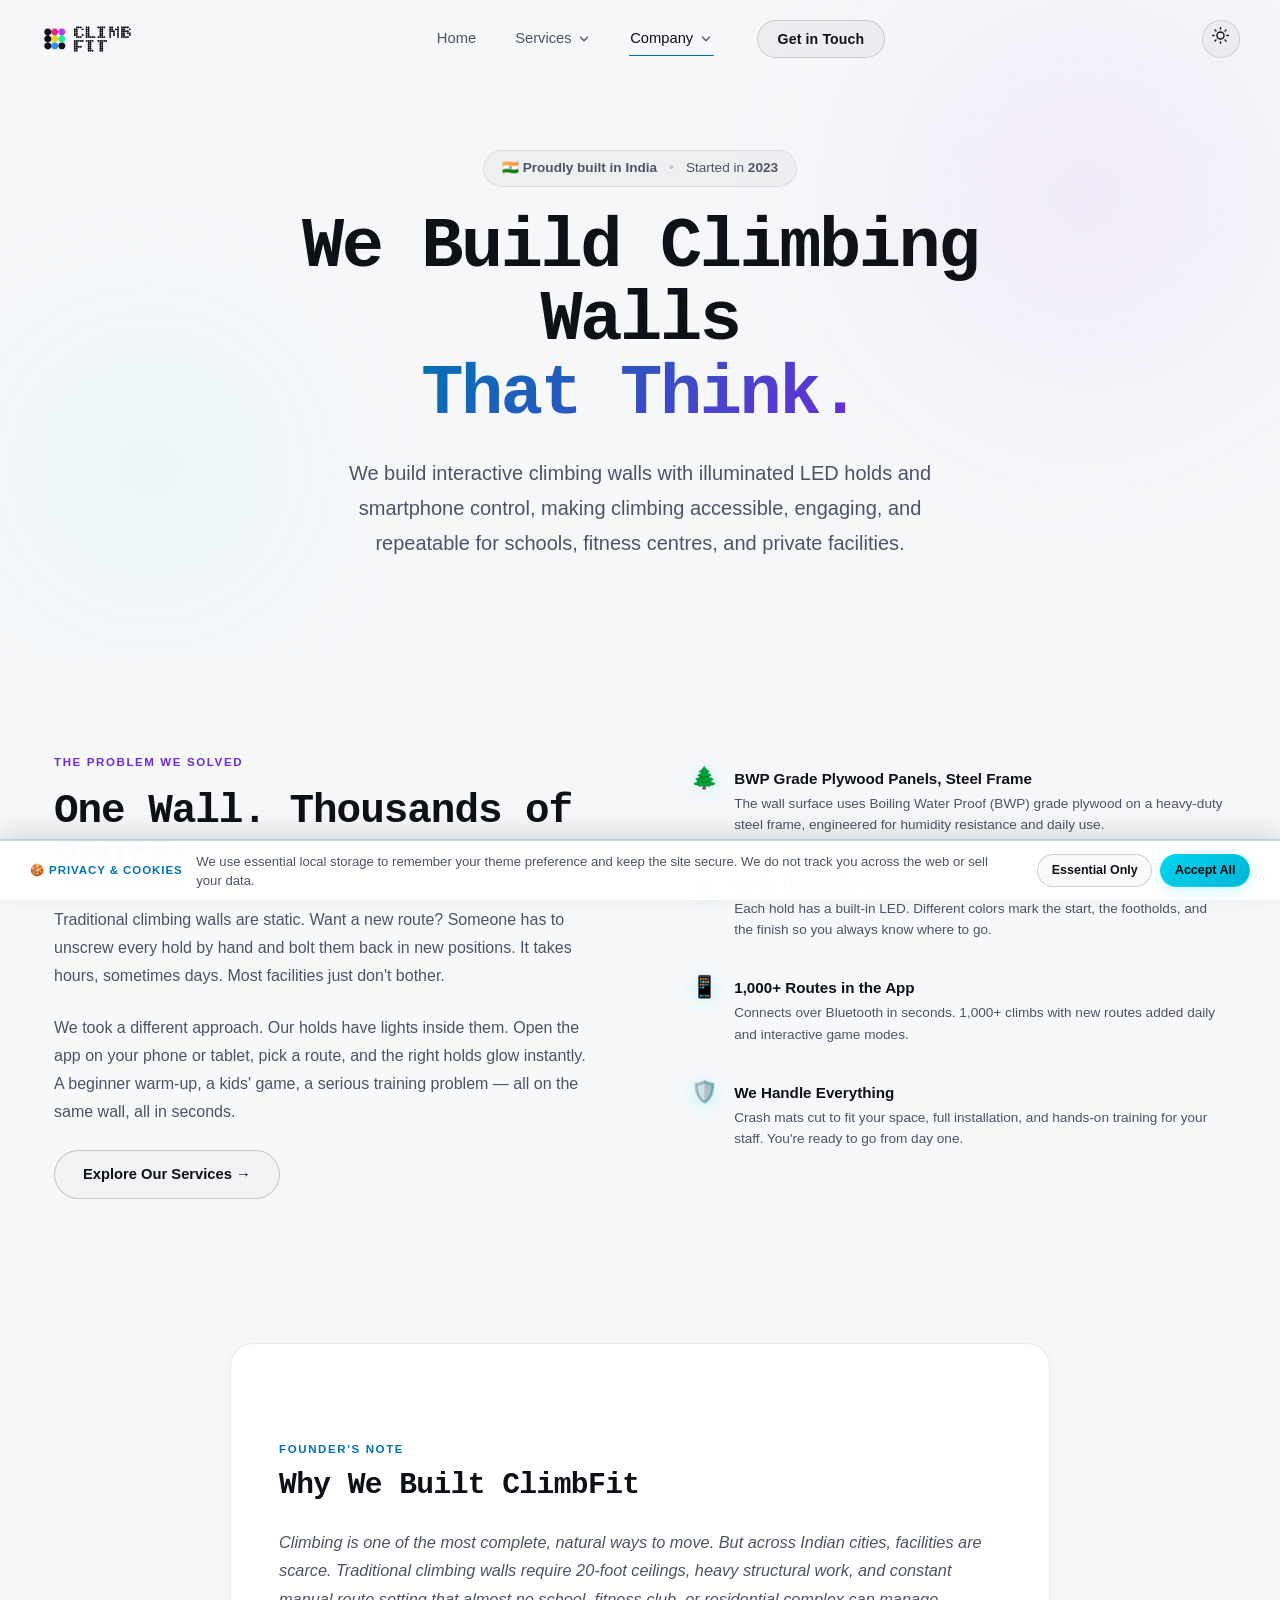
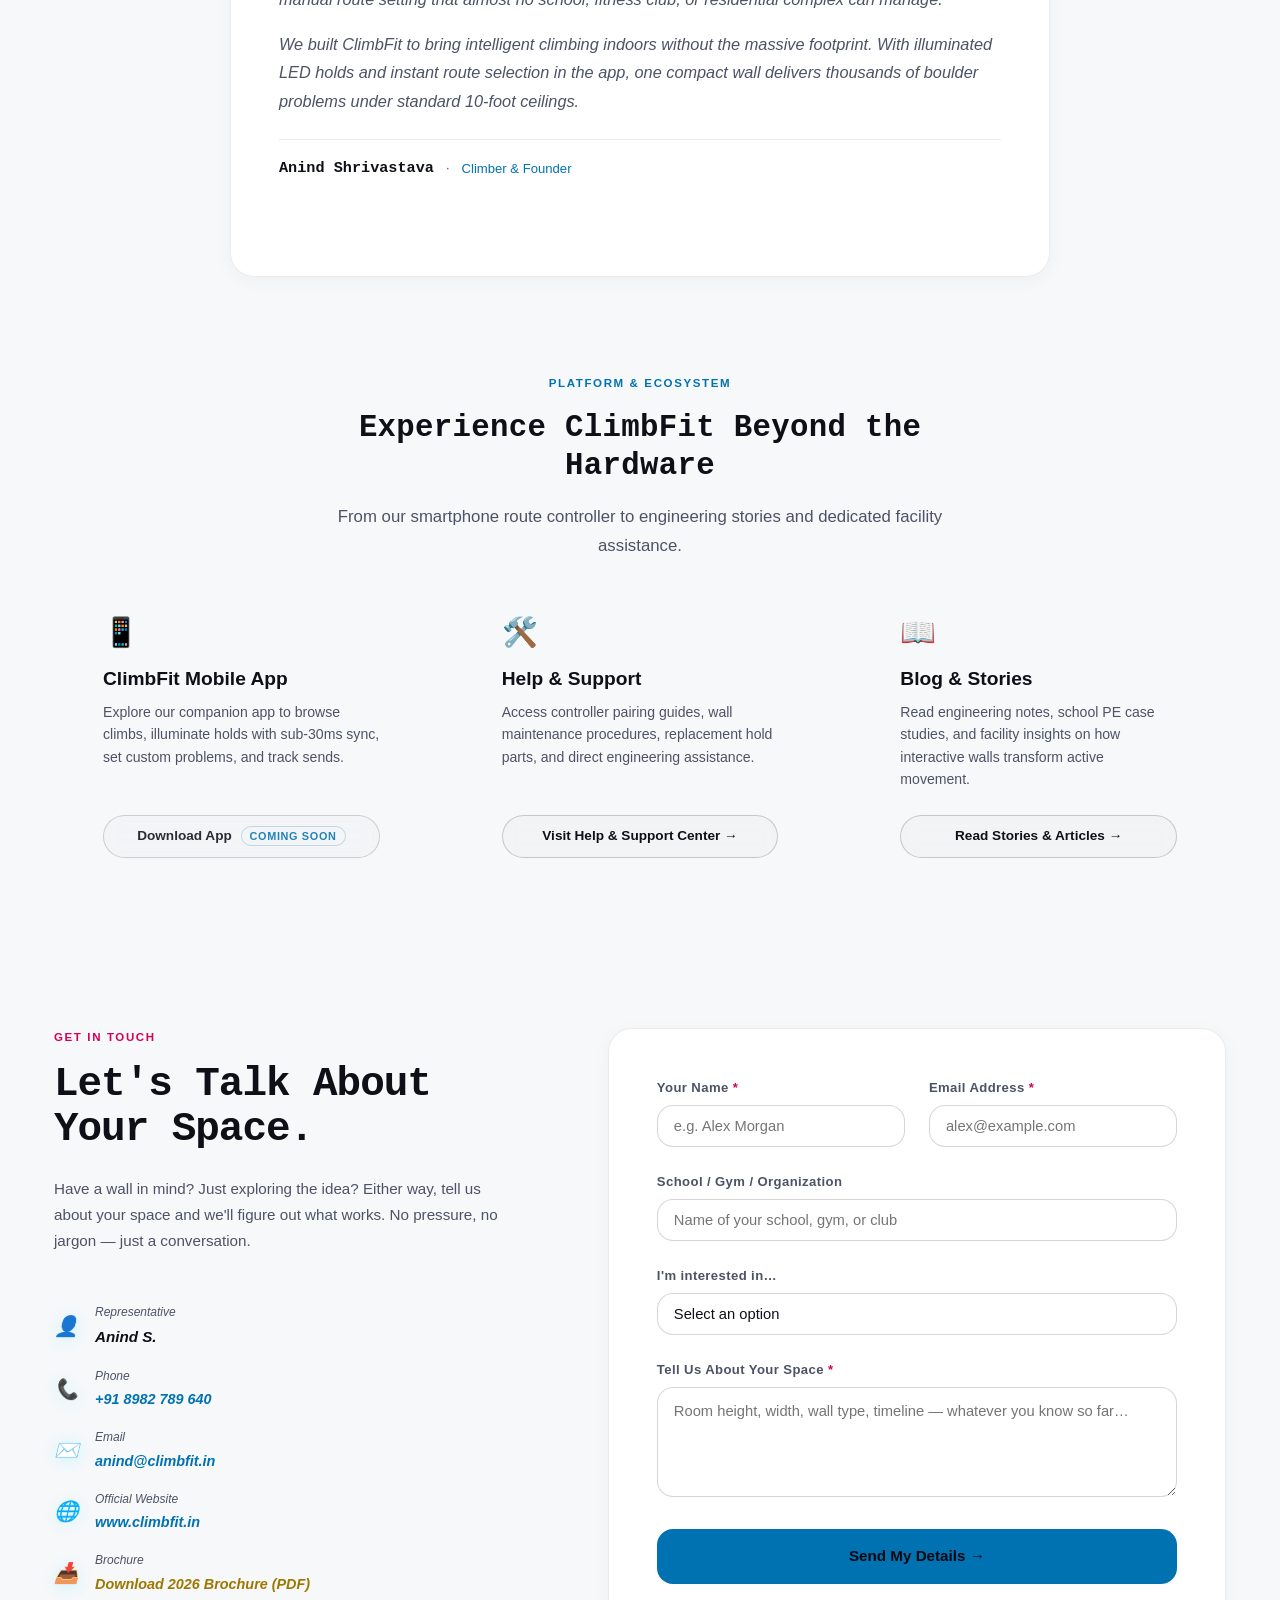
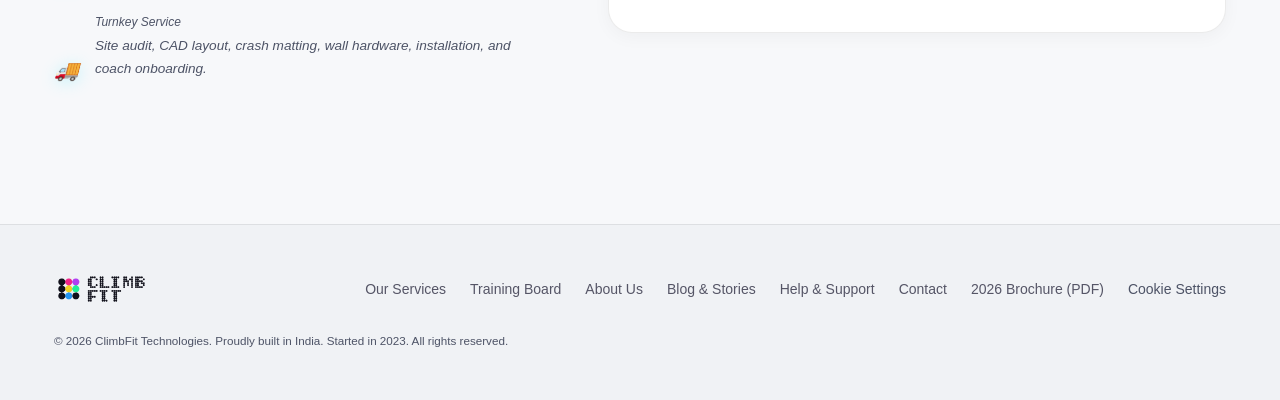
<file: about.html>
<!DOCTYPE html>
<html lang="en" data-theme="dark">
<head>
  <meta charset="UTF-8">
  <meta name="viewport" content="width=device-width, initial-scale=1.0">
  <title>About Us | ClimbFit (Climb Fit India) Interactive LED Climbing Walls</title>
  <meta name="description"
    content="Learn about ClimbFit (Climb Fit India): engineering smart interactive climbing walls and modular LED training boards with smartphone route control for schools, clubs, and gyms across India.">
  <meta name="keywords"
    content="climb fit, climb fit india, climb fit wall, climbfit, climbfit about, interactive climbing wall company, Anind S. ClimbFit, smart bouldering India, LED climbing wall manufacturer, school sports infrastructure">
  <link rel="canonical" href="https://www.climbfit.in/about.html">
  <meta name="robots" content="index, follow, max-snippet:-1, max-image-preview:large, max-video-preview:-1">

  <!-- International & Multi-Geography SEO -->
  <link rel="alternate" hreflang="x-default" href="https://www.climbfit.in/about.html">
  <link rel="alternate" hreflang="en" href="https://www.climbfit.in/about.html">
  <link rel="alternate" hreflang="en-IN" href="https://www.climbfit.in/about.html">
  <link rel="alternate" hreflang="en-US" href="https://www.climbfit.in/about.html">
  <link rel="alternate" hreflang="en-GB" href="https://www.climbfit.in/about.html">
  <link rel="alternate" hreflang="en-AU" href="https://www.climbfit.in/about.html">
  <link rel="alternate" hreflang="en-SG" href="https://www.climbfit.in/about.html">
  <link rel="alternate" hreflang="en-AE" href="https://www.climbfit.in/about.html">
  <meta name="distribution" content="global">
  <meta name="coverage" content="Worldwide">

  <!-- Google Search Console Verification (Replace content with your verification token) -->
  <meta name="google-site-verification" content="ADD_GOOGLE_VERIFICATION_TOKEN_HERE">

  <!-- Favicon suite (cache-busted) -->
  <link rel="icon" type="image/png" sizes="32x32" href="favicon.png?v=20261103">
  <link rel="icon" type="image/png" sizes="16x16" href="assets/brand/favicon.png?v=20261103">
  <link rel="apple-touch-icon" sizes="180x180" href="assets/brand/favicon.png?v=20261103">
  <link rel="shortcut icon" href="favicon.ico?v=20261103">
  <link rel="manifest" href="site.webmanifest">

  <!-- Security & Privacy Meta -->
  <meta http-equiv="Content-Security-Policy"
    content="default-src 'self'; script-src 'self' 'unsafe-inline' https://www.clarity.ms https://*.clarity.ms; style-src 'self' 'unsafe-inline' https://fonts.googleapis.com; font-src 'self' https://fonts.gstatic.com data:; img-src 'self' data: https: https://*.clarity.ms; connect-src 'self' https://*.clarity.ms;">
  <meta http-equiv="X-Content-Type-Options" content="nosniff">
  <meta name="referrer" content="strict-origin-when-cross-origin">

  <!-- Microsoft Clarity Tracking -->
  <script type="text/javascript">
      (function(c,l,a,r,i,t,y){
          c[a]=c[a]||function(){(c[a].q=c[a].q||[]).push(arguments)};
          t=l.createElement(r);t.async=1;t.src="https://www.clarity.ms/tag/"+i;
          y=l.getElementsByTagName(r)[0];y.parentNode.insertBefore(t,y);
      })(window, document, "clarity", "script", "z7lsmypvm0");
  </script>

  <!-- Open Graph -->
  <meta property="og:type" content="website">
  <meta property="og:site_name" content="ClimbFit">
  <meta property="og:url" content="https://www.climbfit.in/about.html">
  <meta property="og:title" content="About Us | ClimbFit Interactive LED Climbing Walls">
  <meta property="og:description"
    content="We build smart interactive climbing walls for schools, clubs, and gyms. Turnkey setup, LED holds, and mobile route control.">
  <meta property="og:image" content="https://www.climbfit.in/assets/images/hero-climbfit.jpg">

  <!-- Twitter -->
  <meta name="twitter:card" content="summary_large_image">
  <meta name="twitter:title" content="About Us | ClimbFit Interactive LED Climbing Walls">
  <meta name="twitter:description"
    content="We build smart interactive climbing walls for schools, clubs, and gyms. Turnkey setup, LED holds, and mobile route control.">
  <meta name="twitter:image" content="https://www.climbfit.in/assets/images/hero-climbfit.jpg">

  <!-- Structured Data (JSON-LD AboutPage & Organization) -->
  <script type="application/ld+json">
  {
    "@context": "https://schema.org",
    "@type": "AboutPage",
    "name": "About ClimbFit",
    "url": "https://www.climbfit.in/about.html",
    "description": "ClimbFit builds smart, interactive bouldering walls for schools, residential clubs, commercial gyms, and entertainment centers.",
    "mainEntity": {
      "@type": "Organization",
      "name": "ClimbFit",
      "alternateName": [
        "Climb Fit",
        "Climb Fit India",
        "ClimbFit India",
        "Climb Fit Wall"
      ],
      "url": "https://www.climbfit.in",
      "founder": {
        "@type": "Person",
        "name": "Anind S.",
        "email": "anind@climbfit.in",
        "telephone": "+918982789640"
      },
      "contactPoint": {
        "@type": "ContactPoint",
        "telephone": "+918982789640",
        "contactType": "sales",
        "email": "anind@climbfit.in",
        "availableLanguage": ["English", "Hindi"]
      }
    }
  }
  </script>

  <!-- Fonts: Geist (Headings), Inter (Body), Bitcount (Highlights) -->
  <link rel="preconnect" href="https://fonts.googleapis.com">
  <link rel="preconnect" href="https://fonts.gstatic.com" crossorigin>
  <link
    href="https://fonts.googleapis.com/css2?family=Bitcount:wght@100..900&family=Geist:wght@300;400;500;600;700;800;900&family=Inter:wght@300;400;500;600;700;800&display=swap"
    rel="stylesheet">
  <link rel="stylesheet" href="css/style.css">
  <style>
    /* ── Screen-reader only utility ─────────────────── */
    .sr-only {
      position: absolute; width: 1px; height: 1px;
      padding: 0; margin: -1px; overflow: hidden;
      clip: rect(0,0,0,0); white-space: nowrap; border: 0;
    }

    /* ── About Hero ──────────────────────────────── */
    .about-hero {
      padding-top: calc(var(--nav-h) + 4.5rem);
      padding-bottom: var(--space-xl);
      position: relative; overflow: hidden;
      text-align: center;
    }
    .about-hero-orb-1 {
      width: 550px; height: 550px;
      background: radial-gradient(circle, rgba(177,79,255,0.1) 0%, transparent 70%);
      top: -80px; right: -80px;
    }
    .about-hero-orb-2 {
      width: 380px; height: 380px;
      background: radial-gradient(circle, rgba(0,229,255,0.08) 0%, transparent 70%);
      bottom: 0; left: -40px;
    }
    .about-hero-inner {
      max-width: 780px;
      position: relative;
      z-index: 1;
      margin: 0 auto;
      text-align: center;
    }
    .about-hero-inner h1 {
      font-family: var(--font-display);
      font-weight: 800;
      font-size: clamp(2.5rem, 5.5vw, 4.8rem);
      line-height: 1.05;
      letter-spacing: -0.035em;
      margin-bottom: var(--space-m);
    }
    .about-hero-inner p {
      font-size: clamp(1.05rem, 1.8vw, 1.25rem);
      color: var(--text-muted); line-height: 1.75; max-width: 650px;
      margin: 0 auto;
    }

    [data-theme="light"] .about-hero-badge,
    body.light-theme .about-hero-badge {
      background: rgba(0, 0, 0, 0.03) !important;
      border-color: rgba(0, 0, 0, 0.08) !important;
      color: var(--text-muted) !important;
    }

    /* ── Mission split ────────────────────────────── */
    .mission-split {
      display: grid;
      grid-template-columns: 1fr 1fr;
      gap: var(--space-xl);
      align-items: start;
    }
    .mission-text h2 {
      font-family: var(--font-display);
      font-weight: 800;
      font-size: clamp(1.8rem, 3.2vw, 2.6rem);
      letter-spacing: -0.025em;
      line-height: 1.15;
      margin-bottom: var(--space-m);
    }
    .mission-text p {
      color: var(--text-muted);
      font-size: 1rem;
      line-height: 1.75;
      margin-bottom: var(--space-m);
    }
    .mission-values {
      display: flex;
      flex-direction: column;
      gap: 0.5rem;
    }
    .value-item {
      display: flex;
      gap: var(--space-s);
      align-items: flex-start;
      padding: 0.85rem 0.2rem;
      background: transparent;
      border: none;
      border-bottom: 1px solid rgba(255, 255, 255, 0.05);
      border-radius: 0;
      transition: border-color 0.25s, transform 0.2s;
    }
    .value-item:hover {
      border-bottom-color: rgba(0, 229, 255, 0.3);
      transform: translateX(4px);
    }
    .value-icon { font-size: 1.35rem; flex-shrink: 0; line-height: 1; filter: drop-shadow(0 2px 8px rgba(0,229,255,0.25)); }
    .value-title { font-weight: 700; font-size: 0.95rem; margin-bottom: 2px; color: var(--text); }
    .value-desc { font-size: 0.85rem; color: var(--text-muted); line-height: 1.55; }

    /* ── Story block (Founder's Note) ─────────────── */
    .story-block {
      background: rgba(255, 255, 255, 0.015);
      border: 1px solid rgba(255, 255, 255, 0.06);
      border-left: 3px solid var(--accent-cyan);
      border-radius: var(--r-l);
      padding: var(--space-xl) clamp(1.5rem, 4vw, 3rem);
      position: relative;
      overflow: hidden;
      backdrop-filter: blur(8px);
      -webkit-backdrop-filter: blur(8px);
      max-width: 820px;
      margin: 0 auto;
    }
    .story-block h2 {
      font-family: var(--font-display);
      font-weight: 700;
      font-size: clamp(1.4rem, 2.5vw, 1.85rem);
      letter-spacing: -0.02em;
      line-height: 1.25;
      margin-bottom: var(--space-m);
      color: var(--text);
    }
    .story-block p {
      color: var(--text-muted);
      font-size: 1.02rem;
      line-height: 1.75;
      font-style: italic;
    }
    .story-block p + p { margin-top: 1rem; }
    .story-sig {
      margin-top: var(--space-m);
      padding-top: var(--space-s);
      border-top: 1px solid var(--border);
      display: flex;
      align-items: center;
      gap: 0.75rem;
    }
    .story-sig-name {
      font-family: var(--font-display);
      font-weight: 700;
      font-size: 0.95rem;
      color: var(--text);
    }
    .story-sig-role {
      font-size: 0.82rem;
      color: var(--accent-cyan);
    }

    /* ── Contact ──────────────────────────────────── */
    .contact-section {
      display: grid;
      grid-template-columns: 1fr 1.35fr;
      gap: var(--space-xl);
      align-items: start;
    }
    .contact-info h2 {
      font-family: var(--font-display);
      font-weight: 800;
      font-size: clamp(1.8rem, 3.2vw, 2.6rem);
      letter-spacing: -0.025em;
      line-height: 1.1;
      margin-bottom: var(--space-m);
    }
    .contact-info p {
      color: var(--text-muted);
      font-size: 0.95rem;
      line-height: 1.7;
      margin-bottom: var(--space-l);
    }
    .contact-details {
      display: flex;
      flex-direction: column;
      gap: var(--space-s);
    }
    .contact-detail-item {
      display: flex;
      align-items: center;
      gap: var(--space-s);
      font-size: 0.9rem;
      color: var(--text);
    }
    .contact-detail-icon {
      width: auto; height: auto;
      background: none;
      border: none;
      display: flex;
      align-items: center;
      justify-content: center;
      font-size: 1.25rem;
      line-height: 1;
      filter: drop-shadow(0 2px 8px rgba(0,229,255,0.2));
      flex-shrink: 0;
    }

    /* ── Form ─────────────────────────────────────── */
    .contact-form-wrap {
      background: rgba(255, 255, 255, 0.015);
      border: 1px solid rgba(255, 255, 255, 0.06);
      border-radius: var(--r-l);
      padding: var(--space-l);
      backdrop-filter: blur(10px);
      -webkit-backdrop-filter: blur(10px);
    }
    .form-group { margin-bottom: var(--space-m); }
    .form-group label {
      display: block;
      font-size: 0.82rem;
      font-weight: 600;
      color: var(--text-muted);
      margin-bottom: 0.45rem;
      letter-spacing: 0.03em;
    }
    .form-group input,
    .form-group select,
    .form-group textarea {
      width: 100%;
      background: rgba(8, 8, 16, 0.6);
      border: 1px solid rgba(255, 255, 255, 0.08);
      border-radius: var(--r-m);
      color: var(--text);
      font-family: var(--font-body);
      font-size: 0.92rem;
      padding: 0.75rem 1rem;
      outline: none;
      transition: border-color 0.2s, box-shadow 0.2s;
      appearance: none;
    }
    .form-group input:focus,
    .form-group select:focus,
    .form-group textarea:focus {
      border-color: var(--accent-cyan);
      box-shadow: 0 0 0 3px rgba(0,229,255,0.14);
    }
    .form-group input[aria-invalid="true"],
    .form-group select[aria-invalid="true"],
    .form-group textarea[aria-invalid="true"] {
      border-color: var(--accent-pink);
    }
    .form-error {
      display: none;
      font-size: 0.78rem;
      color: var(--accent-pink);
      margin-top: 4px;
    }
    .form-group textarea {
      resize: vertical;
      min-height: 110px;
      line-height: 1.6;
    }
    .form-group select {
      cursor: pointer;
      background-image: url("data:image/svg+xml,%3Csvg viewBox='0 0 24 24' fill='none' stroke='%237a7a9a' stroke-width='2' xmlns='http://www.w3.org/2000/svg'%3E%3Cpath d='M6 9l6 6 6-6'/%3E%3C/svg%3E");
      background-repeat: no-repeat;
      background-position: right 1rem center;
      background-size: 16px;
      padding-right: 2.5rem;
    }
    .form-row {
      display: grid;
      grid-template-columns: 1fr 1fr;
      gap: var(--space-m);
    }
    .form-submit {
      width: 100%;
      padding: 0.95rem;
      border-radius: var(--r-m);
      background: var(--accent-cyan);
      color: #080810;
      font-weight: 700;
      font-size: 0.95rem;
      font-family: var(--font-body);
      cursor: pointer;
      border: none;
      transition: box-shadow 0.25s, transform 0.2s;
    }
    .form-submit:hover {
      box-shadow: var(--glow-cyan);
      transform: translateY(-2px);
    }
    .form-submit:focus-visible {
      outline: none;
      box-shadow: var(--focus-ring);
    }

    .form-success {
      display: none;
      text-align: center;
      padding: var(--space-l);
    }
    .form-success-icon { font-size: 2.2rem; margin-bottom: var(--space-s); }
    .form-success h3 {
      font-family: var(--font-display);
      font-weight: 700;
      font-size: 1.35rem;
      letter-spacing: -0.02em;
      margin-bottom: 0.4rem;
    }
    .form-success p { color: var(--text-muted); font-size: 0.9rem; }

    @media (max-width: 860px) {
      .mission-split   { grid-template-columns: 1fr; }
      .contact-section { grid-template-columns: 1fr; }
      .form-row        { grid-template-columns: 1fr; }
    }
  </style>
</head>
<body>
  <a href="#main-content" class="skip-link">Skip to main content</a>

  <!-- ── Navigation ─────────────────────────────────────────── -->
  <nav class="site-nav" id="site-nav" aria-label="Main navigation">
    <div class="container nav-inner">
      <a href="index.html" class="nav-logo" aria-label="ClimbFit homepage">
        <img src="assets/brand/logo.png" alt="ClimbFit" class="nav-logo-img logo-dark-theme" height="30">
        <img src="assets/brand/logo-dark.png" alt="ClimbFit" class="nav-logo-img logo-light-theme" height="30">
      </a>
      <div class="nav-links" role="menubar" aria-label="Site navigation">
        <a href="index.html" role="menuitem">Home</a>

        <!-- Services Dropdown -->
        <div class="nav-dropdown" role="none">
          <button type="button" class="nav-dropdown-trigger" aria-haspopup="true" aria-expanded="false" id="services-menu-btn">
            <span>Services</span>
            <svg class="dropdown-chevron" viewBox="0 0 24 24" width="14" height="14" aria-hidden="true" fill="none" stroke="currentColor" stroke-width="2.2" stroke-linecap="round" stroke-linejoin="round"><polyline points="6 9 12 15 18 9"/></svg>
          </button>
          <div class="nav-dropdown-menu" role="menu" aria-labelledby="services-menu-btn">
            <a href="services.html" class="nav-dropdown-item" role="menuitem">
              <span class="dropdown-item-title">All Services &amp; Products</span>
              <span class="dropdown-item-desc">Turnkey setups, hardware &amp; installation</span>
            </a>
            <a href="training-board.html" class="nav-dropdown-item" role="menuitem">
              <span class="dropdown-item-title">Modular Training Boards</span>
              <span class="dropdown-item-desc">Sizes S, M, L with RGB LED holds</span>
            </a>
            <a href="training-board.html#mobile-app" class="nav-dropdown-item" role="menuitem">
              <span class="dropdown-item-title">Mobile App</span>
              <span class="dropdown-item-desc">Route setter, LED sync &amp; climber logbook</span>
            </a>
            <a href="services.html#custom-solutions" class="nav-dropdown-item" role="menuitem">
              <span class="dropdown-item-title">Custom Solutions</span>
              <span class="dropdown-item-desc">Atrium adventure towers &amp; bespoke geometries</span>
            </a>
          </div>
        </div>

        <!-- Company Dropdown -->
        <div class="nav-dropdown" role="none">
          <button type="button" class="nav-dropdown-trigger" aria-haspopup="true" aria-expanded="false" id="company-menu-btn">
            <span>Company</span>
            <svg class="dropdown-chevron" viewBox="0 0 24 24" width="14" height="14" aria-hidden="true" fill="none" stroke="currentColor" stroke-width="2.2" stroke-linecap="round" stroke-linejoin="round"><polyline points="6 9 12 15 18 9"/></svg>
          </button>
          <div class="nav-dropdown-menu" role="menu" aria-labelledby="company-menu-btn">
            <a href="about.html" class="nav-dropdown-item" role="menuitem">
              <span class="dropdown-item-title">About Us</span>
              <span class="dropdown-item-desc">Our mission, story &amp; founder's note</span>
            </a>
            <a href="blog.html" class="nav-dropdown-item" role="menuitem">
              <span class="dropdown-item-title">Blog &amp; Stories</span>
              <span class="dropdown-item-desc">Engineering updates &amp; PE case studies</span>
            </a>
            <a href="support.html" class="nav-dropdown-item" role="menuitem">
              <span class="dropdown-item-title">Help &amp; Support</span>
              <span class="dropdown-item-desc">Pairing guides, FAQs &amp; technical care</span>
            </a>
            <a href="about.html#contact" class="nav-dropdown-item" role="menuitem">
              <span class="dropdown-item-title">Contact</span>
              <span class="dropdown-item-desc">Discuss your facility layout &amp; pricing</span>
            </a>
          </div>
        </div>

        <a href="about.html#contact" class="nav-cta" role="menuitem">Get in Touch</a>
      </div>
      <div class="nav-controls">
        <button class="theme-toggle" aria-label="Switch to light mode">
          <span class="icon-moon" aria-hidden="true">
            <svg viewBox="0 0 24 24" fill="none" stroke="currentColor" stroke-width="2" stroke-linecap="round" stroke-linejoin="round" aria-hidden="true"><path d="M21 12.79A9 9 0 1 1 11.21 3 7 7 0 0 0 21 12.79z"/></svg>
          </span>
        </button>
        <button class="nav-menu-btn" aria-label="Open navigation menu" aria-expanded="false">
          <span></span><span></span><span></span>
        </button>
      </div>
    </div>
  </nav>

  <main id="main-content">

    <!-- ── About Hero ─────────────────────────────────────── -->
    <section class="about-hero" aria-labelledby="about-heading">
      <div class="glow-orb about-hero-orb-1" aria-hidden="true"></div>
      <div class="glow-orb about-hero-orb-2" aria-hidden="true"></div>
      <div class="container">
        <div class="about-hero-inner reveal">
          <div class="about-hero-badge" style="display:inline-flex;align-items:center;gap:0.75rem;padding:0.4rem 1.1rem;background:rgba(255,255,255,0.03);border:1px solid rgba(255,255,255,0.08);border-radius:100px;font-size:0.85rem;color:var(--text-muted);margin-bottom:var(--space-m);">
            <span>🇮🇳 <strong>Proudly built in India</strong></span>
            <span style="opacity:0.3;">•</span>
            <span>Started in <strong>2023</strong></span>
          </div>
          <h1 id="about-heading">
            We Build Climbing Walls<br>
            <span class="gradient-text">That Think.</span>
          </h1>
          <p>
            We build interactive climbing walls with illuminated LED holds and smartphone control, making climbing accessible, engaging, and repeatable for schools, fitness centres, and private facilities.
          </p>
        </div>
      </div>
    </section>

    <!-- ── Mission ────────────────────────────────────────── -->
    <section class="section" aria-labelledby="mission-heading">
      <div class="container mission-split">
        <div class="mission-text reveal">
          <span class="label" style="color:var(--accent-purple);display:block;margin-bottom:var(--space-s);">The Problem We Solved</span>
          <h2 id="mission-heading">One Wall. Thousands of Routes.</h2>
          <p>
            Traditional climbing walls are static. Want a new route? Someone has to unscrew every hold by hand and bolt them back in new positions. It takes hours, sometimes days. Most facilities just don't bother.
          </p>
          <p>
            We took a different approach. Our holds have lights inside them. Open the app on your phone or tablet, pick a route, and the right holds glow instantly. A beginner warm-up, a kids' game, a serious training problem — all on the same wall, all in seconds.
          </p>
          <div style="margin-top:var(--space-m);">
            <a href="services.html" class="btn btn-outline">Explore Our Services →</a>
          </div>
        </div>

        <ul class="mission-values reveal reveal-delay-2" aria-label="ClimbFit highlights">
          <li class="value-item">
            <span class="value-icon" aria-hidden="true">🌲</span>
            <div>
              <p class="value-title">BWP Grade Plywood Panels, Steel Frame</p>
              <p class="value-desc">The wall surface uses Boiling Water Proof (BWP) grade plywood on a heavy-duty steel frame, engineered for humidity resistance and daily use.</p>
            </div>
          </li>
          <li class="value-item">
            <span class="value-icon" aria-hidden="true">💡</span>
            <div>
              <p class="value-title">Holds That Light Up</p>
              <p class="value-desc">Each hold has a built-in LED. Different colors mark the start, the footholds, and the finish so you always know where to go.</p>
            </div>
          </li>
          <li class="value-item">
            <span class="value-icon" aria-hidden="true">📱</span>
            <div>
              <p class="value-title">1,000+ Routes in the App</p>
              <p class="value-desc">Connects over Bluetooth in seconds. 1,000+ climbs with new routes added daily and interactive game modes.</p>
            </div>
          </li>
          <li class="value-item">
            <span class="value-icon" aria-hidden="true">🛡️</span>
            <div>
              <p class="value-title">We Handle Everything</p>
              <p class="value-desc">Crash mats cut to fit your space, full installation, and hands-on training for your staff. You're ready to go from day one.</p>
            </div>
          </li>
        </ul>
      </div>
    </section>

    <!-- ── Founding Story (Founder's Note) ─────────────────── -->
    <section class="section-sm" aria-labelledby="story-heading">
      <div class="container">
        <article class="story-block reveal">
          <span class="label" style="color:var(--accent-cyan);display:block;margin-bottom:var(--space-xs);">Founder's Note</span>
          <h2 id="story-heading">Why We Built ClimbFit</h2>
          <p>
            Climbing is one of the most complete, natural ways to move. But across Indian cities, facilities are scarce. Traditional climbing walls require 20-foot ceilings, heavy structural work, and constant manual route setting that almost no school, fitness club, or residential complex can manage.
          </p>
          <p>
            We built ClimbFit to bring intelligent climbing indoors without the massive footprint. With illuminated LED holds and instant route selection in the app, one compact wall delivers thousands of boulder problems under standard 10-foot ceilings.
          </p>
          <div class="story-sig">
            <span class="story-sig-name">Anind Shrivastava</span>
            <span style="color:var(--text-muted);font-size:0.8rem;">·</span>
            <span class="story-sig-role">Climber &amp; Founder</span>
          </div>
        </article>
      </div>
    </section>

    <!-- ── ClimbFit Platform & Resources ──────────────────── -->
    <section class="section-sm" aria-labelledby="resources-heading" style="border-top:1px solid rgba(255,255,255,0.05);border-bottom:1px solid rgba(255,255,255,0.05);">
      <div class="container">
        <header class="section-header reveal" style="margin-bottom:var(--space-m);">
          <span class="label" style="color:var(--accent-cyan);">Platform &amp; Ecosystem</span>
          <h2 class="heading-2" id="resources-heading">Experience ClimbFit Beyond the Hardware</h2>
          <p>
            From our smartphone route controller to engineering stories and dedicated facility assistance.
          </p>
        </header>

        <div style="display:grid;grid-template-columns:repeat(auto-fit, minmax(280px, 1fr));gap:var(--space-m);" class="reveal">
          <div style="background:rgba(255,255,255,0.02);border:1px solid rgba(255,255,255,0.06);border-radius:var(--r-m);padding:var(--space-m) var(--space-l);display:flex;flex-direction:column;justify-content:space-between;">
            <div>
              <span style="font-size:1.8rem;margin-bottom:0.5rem;display:inline-block;" aria-hidden="true">📱</span>
              <h3 style="font-size:1.2rem;font-weight:700;margin-bottom:0.4rem;">ClimbFit Mobile App</h3>
              <p style="color:var(--text-muted);font-size:0.88rem;line-height:1.6;margin-bottom:var(--space-m);">
                Explore our companion app to browse climbs, illuminate holds with sub-30ms sync, set custom problems, and track sends.
              </p>
            </div>
            <button type="button" class="btn btn-outline coming-soon-btn" style="font-size:0.85rem;padding:0.6rem 1.2rem;justify-content:center;cursor:default;" aria-disabled="true">
              <span>Download App</span>
              <span class="badge-coming-soon">Coming Soon</span>
            </button>
          </div>

          <div style="background:rgba(255,255,255,0.02);border:1px solid rgba(255,255,255,0.06);border-radius:var(--r-m);padding:var(--space-m) var(--space-l);display:flex;flex-direction:column;justify-content:space-between;">
            <div>
              <span style="font-size:1.8rem;margin-bottom:0.5rem;display:inline-block;" aria-hidden="true">🛠️</span>
              <h3 style="font-size:1.2rem;font-weight:700;margin-bottom:0.4rem;">Help &amp; Support</h3>
              <p style="color:var(--text-muted);font-size:0.88rem;line-height:1.6;margin-bottom:var(--space-m);">
                Access controller pairing guides, wall maintenance procedures, replacement hold parts, and direct engineering assistance.
              </p>
            </div>
            <a href="support.html" class="btn btn-outline" style="font-size:0.85rem;padding:0.6rem 1.2rem;justify-content:center;">Visit Help &amp; Support Center →</a>
          </div>

          <div style="background:rgba(255,255,255,0.02);border:1px solid rgba(255,255,255,0.06);border-radius:var(--r-m);padding:var(--space-m) var(--space-l);display:flex;flex-direction:column;justify-content:space-between;">
            <div>
              <span style="font-size:1.8rem;margin-bottom:0.5rem;display:inline-block;" aria-hidden="true">📖</span>
              <h3 style="font-size:1.2rem;font-weight:700;margin-bottom:0.4rem;">Blog &amp; Stories</h3>
              <p style="color:var(--text-muted);font-size:0.88rem;line-height:1.6;margin-bottom:var(--space-m);">
                Read engineering notes, school PE case studies, and facility insights on how interactive walls transform active movement.
              </p>
            </div>
            <a href="blog.html" class="btn btn-outline" style="font-size:0.85rem;padding:0.6rem 1.2rem;justify-content:center;">Read Stories &amp; Articles →</a>
          </div>
        </div>
      </div>
    </section>

    <!-- ── Contact ────────────────────────────────────────── -->
    <section class="section" id="contact" aria-labelledby="contact-heading">
      <div class="container">
        <div class="contact-section">
          <div class="contact-info reveal">
            <span class="label" style="color:var(--accent-pink);display:block;margin-bottom:var(--space-s);">Get In Touch</span>
            <h2 id="contact-heading">Let's Talk About Your Space.</h2>
            <p>
              Have a wall in mind? Just exploring the idea? Either way, tell us about your space and we'll figure out what works. No pressure, no jargon — just a conversation.
            </p>

            <address class="contact-details" aria-label="Contact information">
              <div class="contact-detail-item">
                <div class="contact-detail-icon" aria-hidden="true">👤</div>
                <div>
                  <p style="font-size:0.75rem;color:var(--text-muted);margin-bottom:2px;">Representative</p>
                  <p style="color:var(--text);font-weight:700;margin:0;">Anind S.</p>
                </div>
              </div>
              <div class="contact-detail-item">
                <div class="contact-detail-icon" aria-hidden="true">📞</div>
                <div>
                  <p style="font-size:0.75rem;color:var(--text-muted);margin-bottom:2px;">Phone</p>
                  <a href="tel:+918982789640" style="color:var(--accent-cyan);font-weight:600;">+91 8982 789 640</a>
                </div>
              </div>
              <div class="contact-detail-item">
                <div class="contact-detail-icon" aria-hidden="true">✉️</div>
                <div>
                  <p style="font-size:0.75rem;color:var(--text-muted);margin-bottom:2px;">Email</p>
                  <a href="mailto:anind@climbfit.in" style="color:var(--accent-cyan);font-weight:600;">anind@climbfit.in</a>
                </div>
              </div>
              <div class="contact-detail-item">
                <div class="contact-detail-icon" aria-hidden="true">🌐</div>
                <div>
                  <p style="font-size:0.75rem;color:var(--text-muted);margin-bottom:2px;">Official Website</p>
                  <a href="https://www.climbfit.in" style="color:var(--accent-cyan);font-weight:600;">www.climbfit.in</a>
                </div>
              </div>
              <div class="contact-detail-item">
                <div class="contact-detail-icon" aria-hidden="true">📥</div>
                <div>
                  <p style="font-size:0.75rem;color:var(--text-muted);margin-bottom:2px;">Brochure</p>
                  <a href="assets/ClimbFit-Brochure-2026.pdf" download="ClimbFit-Brochure-2026.pdf" style="color:var(--accent-yellow);font-weight:600;">Download 2026 Brochure (PDF)</a>
                </div>
              </div>
              <div class="contact-detail-item">
                <div class="contact-detail-icon" aria-hidden="true">🚚</div>
                <div>
                  <p style="font-size:0.75rem;color:var(--text-muted);margin-bottom:2px;">Turnkey Service</p>
                  <p style="font-size:0.85rem;color:var(--text-muted);">Site audit, CAD layout, crash matting, wall hardware, installation, and coach onboarding.</p>
                </div>
              </div>
            </address>
          </div>

          <div class="contact-form-wrap reveal reveal-delay-2">
            <form
              id="contact-form"
              novalidate
              aria-label="ClimbFit inquiry form"
            >
              <!-- Anti-spam Honeypot -->
              <input type="text" name="_gotcha" class="form-honeypot" tabindex="-1" autocomplete="off" aria-hidden="true">

              <div class="form-row">
                <div class="form-group">
                  <label for="contact-name">Your Name <span aria-hidden="true" style="color:var(--accent-pink);">*</span></label>
                  <input
                    type="text" id="contact-name" name="name"
                    placeholder="e.g. Alex Morgan"
                    required aria-required="true"
                    autocomplete="name"
                  >
                  <p class="form-error" id="name-error" role="alert"></p>
                </div>
                <div class="form-group">
                  <label for="contact-email">Email Address <span aria-hidden="true" style="color:var(--accent-pink);">*</span></label>
                  <input
                    type="email" id="contact-email" name="email"
                    placeholder="alex@example.com"
                    required aria-required="true"
                    autocomplete="email"
                  >
                  <p class="form-error" id="email-error" role="alert"></p>
                </div>
              </div>
              <div class="form-group">
                <label for="contact-org">School / Gym / Organization</label>
                <input type="text" id="contact-org" name="organization"
                  placeholder="Name of your school, gym, or club"
                  autocomplete="organization">
              </div>
              <div class="form-group">
                <label for="contact-type">I'm interested in…</label>
                <select id="contact-type" name="type" aria-label="Enquiry type">
                  <option value="">Select an option</option>
                  <option value="school">School / University PE Program</option>
                  <option value="gym">Commercial Climbing / Bouldering Gym</option>
                  <option value="traverse">Continuous Traverse Wall</option>
                  <option value="board">ClimbFit Training Board (S, M, L)</option>
                  <option value="pilot">1-Term Campus Pilot Program</option>
                  <option value="demo">Virtual or In-Person Demo</option>
                  <option value="other">Something Else / General Question</option>
                </select>
              </div>
              <div class="form-group">
                <label for="contact-message">Tell Us About Your Space <span aria-hidden="true" style="color:var(--accent-pink);">*</span></label>
                <textarea
                  id="contact-message" name="message"
                  placeholder="Room height, width, wall type, timeline — whatever you know so far…"
                  required aria-required="true"
                  aria-describedby="message-hint"
                ></textarea>
                <p id="message-hint" class="form-error" role="alert"></p>
              </div>
              <button type="submit" class="form-submit" id="contact-submit">
                Send My Details <span aria-hidden="true">→</span>
              </button>
            </form>

            <div class="form-success" id="form-success" role="status" aria-live="polite" aria-atomic="true">
              <div class="form-success-icon" aria-hidden="true">✅</div>
              <h3>Got It — We'll Be in Touch</h3>
              <p>Thanks for reaching out! We'll look over your details and get back to you within 24 hours.</p>
            </div>
          </div>
        </div>
      </div>
    </section>

  </main>

  <!-- ── Footer ─────────────────────────────────────────────── -->
  <footer class="site-footer" aria-label="Site footer">
    <div class="container footer-inner">
      <a href="index.html" class="nav-logo" aria-label="ClimbFit homepage">
        <img src="assets/brand/logo.png" alt="ClimbFit" class="nav-logo-img logo-dark-theme" height="26" loading="lazy">
        <img src="assets/brand/logo-dark.png" alt="ClimbFit" class="nav-logo-img logo-light-theme" height="26" loading="lazy">
      </a>
      <nav class="footer-links" aria-label="Footer navigation">
        <a href="services.html">Our Services</a>
        <a href="training-board.html">Training Board</a>
        <a href="about.html" aria-current="page">About Us</a>
        <a href="blog.html">Blog &amp; Stories</a>
        <a href="support.html">Help &amp; Support</a>
        <a href="about.html#contact">Contact</a>
        <a href="assets/ClimbFit-Brochure-2026.pdf" download="ClimbFit-Brochure-2026.pdf" style="color:var(--accent-yellow);">2026 Brochure (PDF)</a>
        <button type="button" class="footer-link-btn" data-cookie-settings style="background:none;border:none;color:var(--text-muted);cursor:pointer;font-size:0.875rem;">Cookie Settings</button>
      </nav>
      <p class="body-s text-muted"><small>© 2026 ClimbFit Technologies. Proudly built in India. Started in 2023. All rights reserved.</small></p>
    </div>
  </footer>

  <script src="js/main.js"></script>
  <script src="js/cookie-consent.js" defer></script>
</body>
</html>
</file>
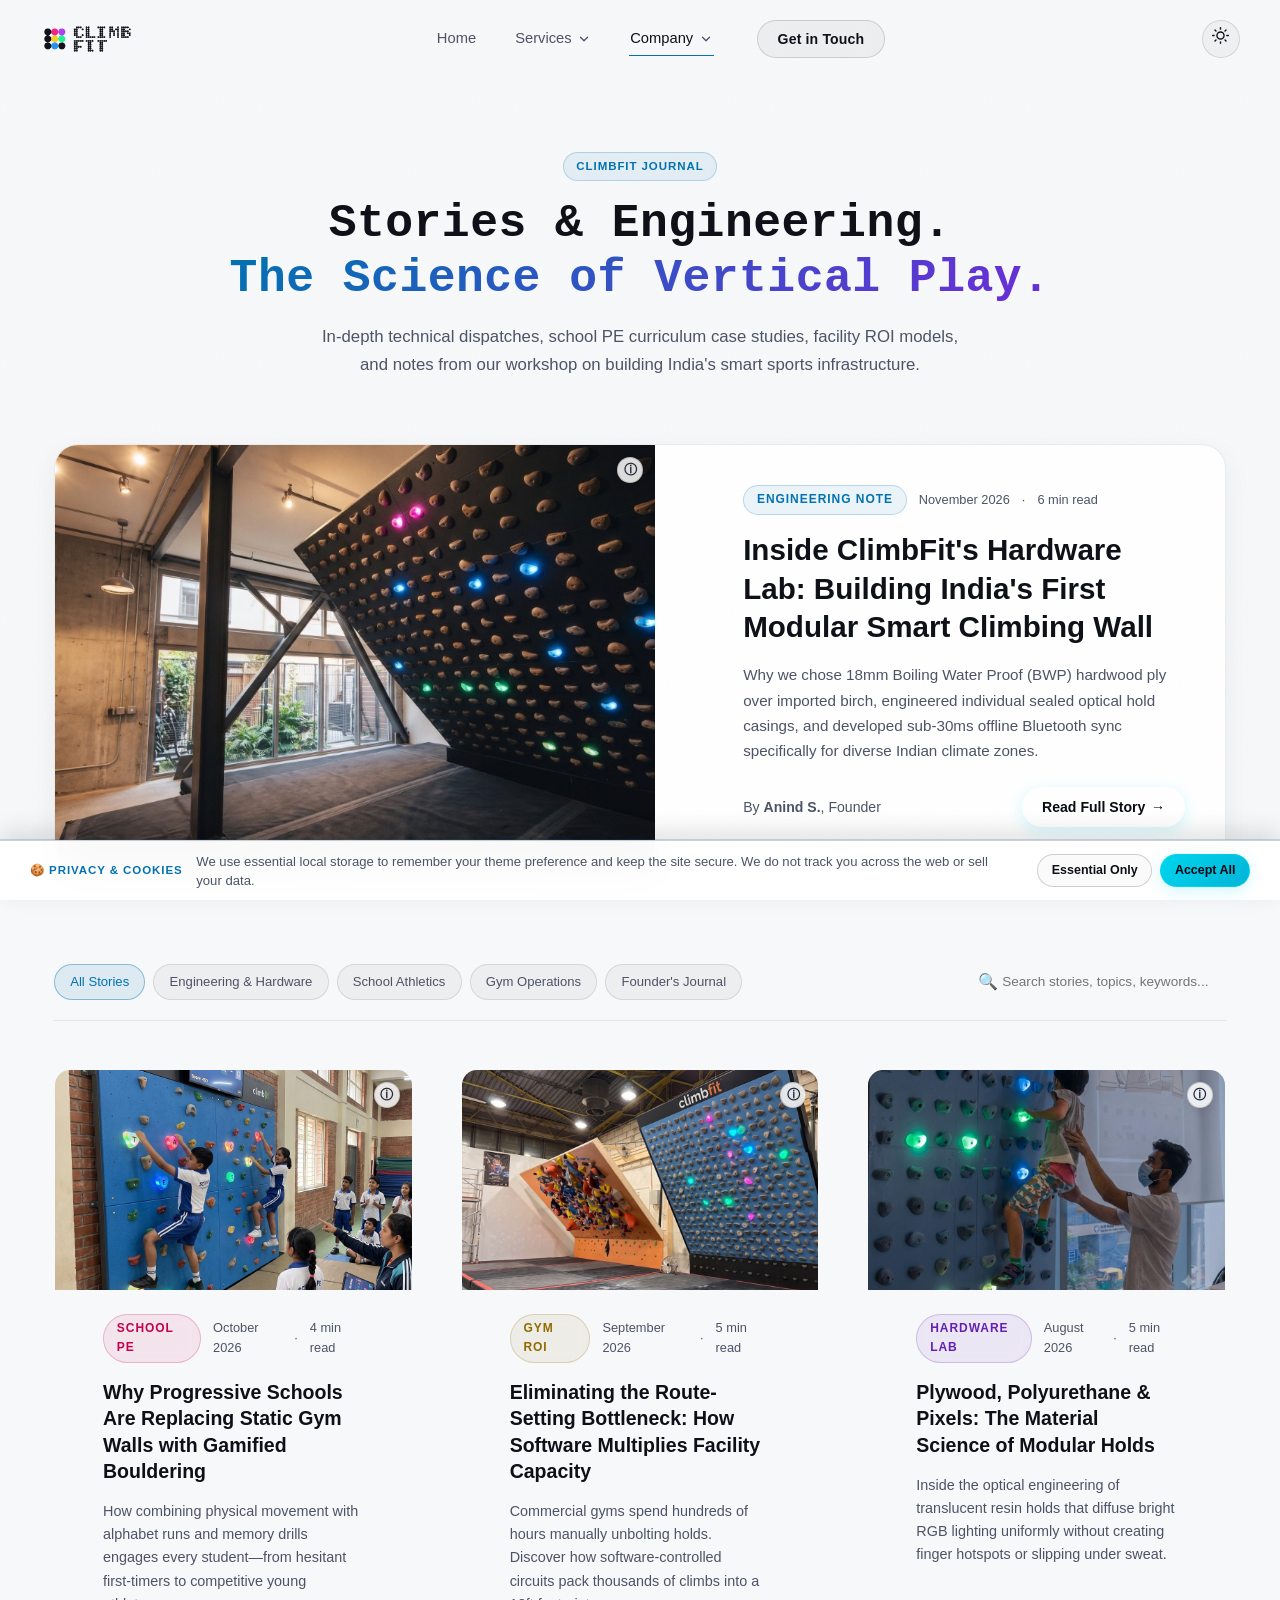
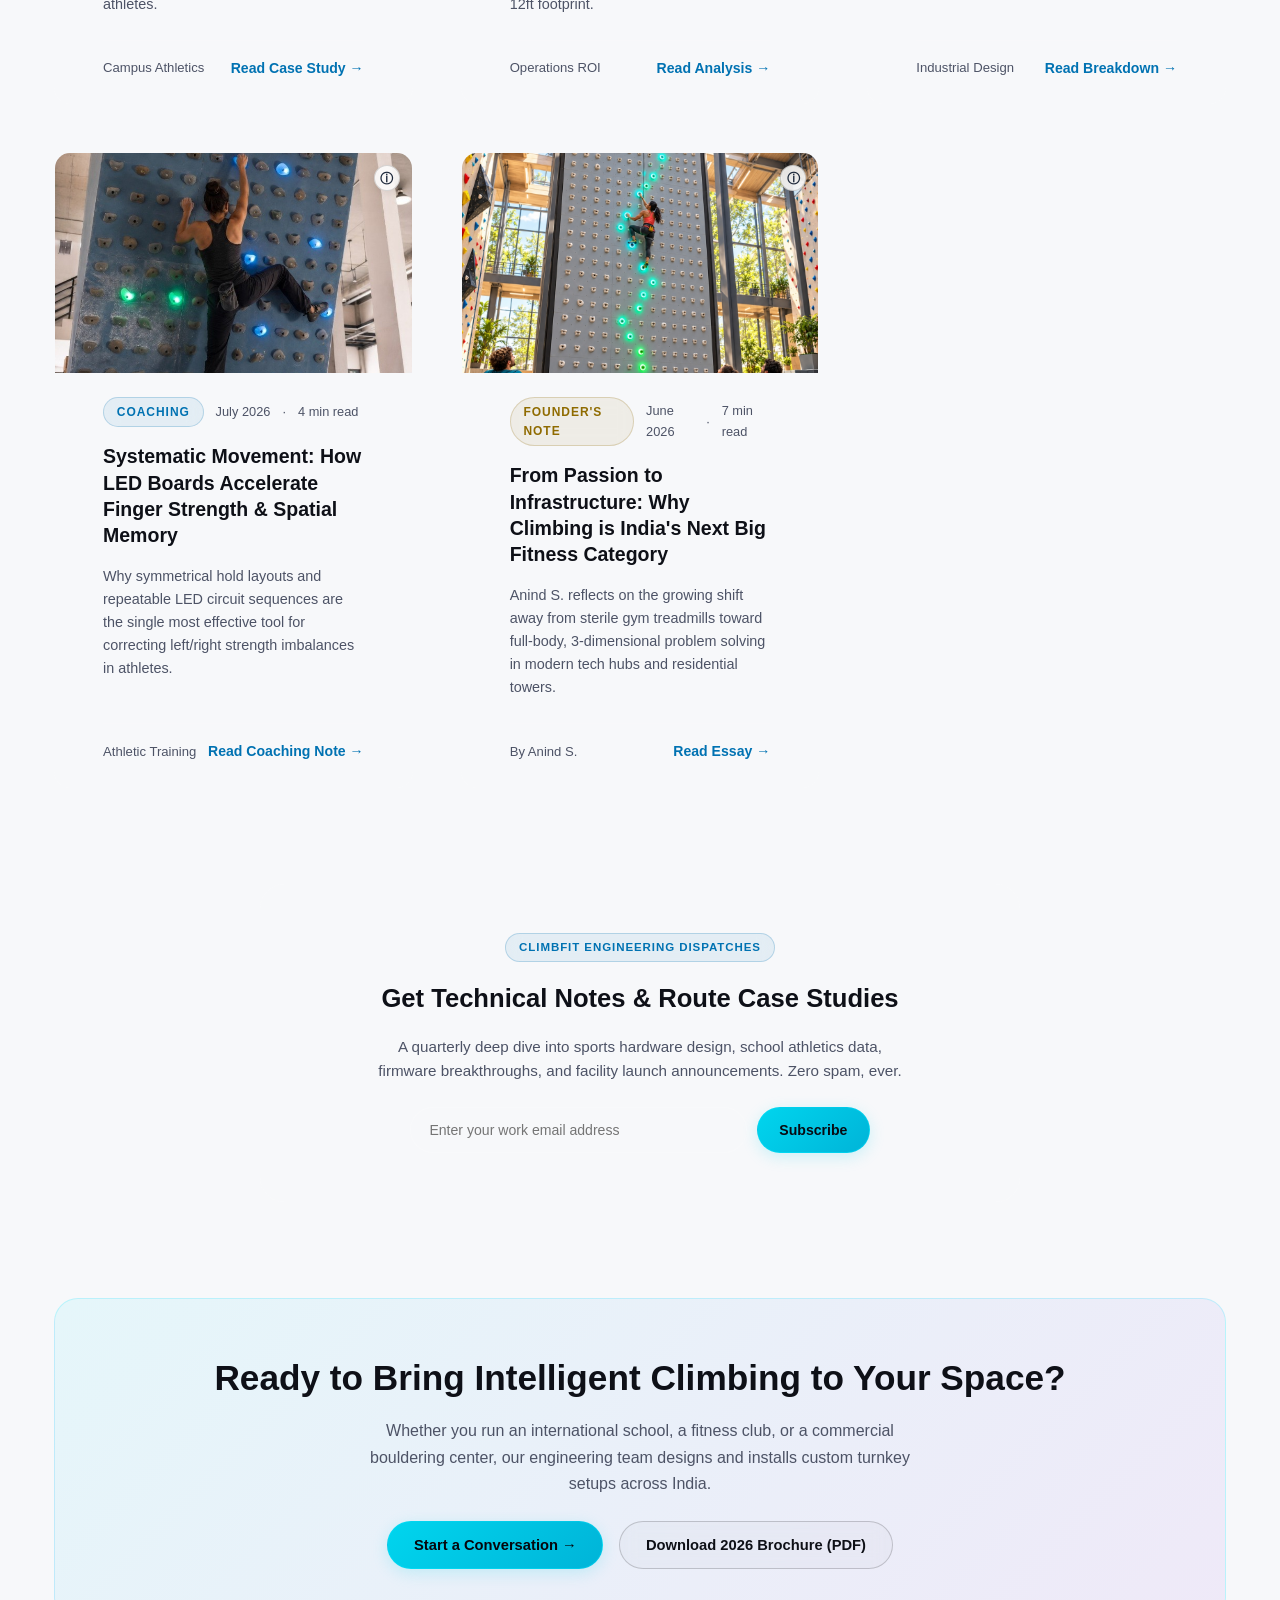
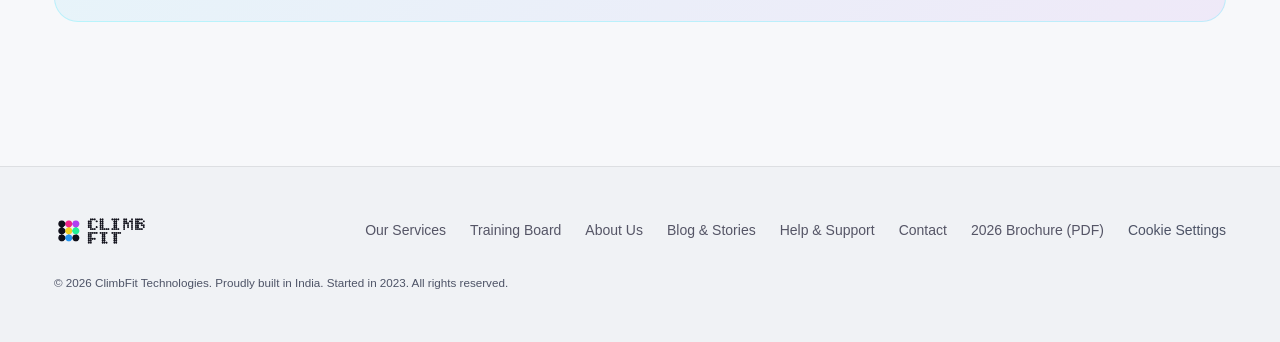
<file: blog.html>
<!DOCTYPE html>
<html lang="en" data-theme="dark">

<head>
  <meta charset="UTF-8">
  <meta name="viewport" content="width=device-width, initial-scale=1.0">
  <title>Blog &amp; Stories | ClimbFit (Climb Fit India) Insights &amp; Updates</title>
  <meta name="description"
    content="Read the latest stories, engineering notes, school PE case studies, and climbing technology updates from the ClimbFit team in India.">
  <meta name="keywords"
    content="ClimbFit blog, climbing stories India, interactive climbing technology, school sports innovation, smart bouldering gym case studies, Anind S. notes">
  <link rel="canonical" href="https://www.climbfit.in/blog.html">
  <meta name="robots" content="index, follow, max-snippet:-1, max-image-preview:large, max-video-preview:-1">

  <!-- International & Multi-Geography SEO -->
  <link rel="alternate" hreflang="x-default" href="https://www.climbfit.in/blog.html">
  <link rel="alternate" hreflang="en" href="https://www.climbfit.in/blog.html">
  <link rel="alternate" hreflang="en-IN" href="https://www.climbfit.in/blog.html">
  <link rel="alternate" hreflang="en-US" href="https://www.climbfit.in/blog.html">
  <link rel="alternate" hreflang="en-GB" href="https://www.climbfit.in/blog.html">
  <link rel="alternate" hreflang="en-AU" href="https://www.climbfit.in/blog.html">
  <link rel="alternate" hreflang="en-SG" href="https://www.climbfit.in/blog.html">
  <link rel="alternate" hreflang="en-AE" href="https://www.climbfit.in/blog.html">
  <meta name="distribution" content="global">
  <meta name="coverage" content="Worldwide">

  <!-- Google Search Console Verification -->
  <meta name="google-site-verification" content="ADD_GOOGLE_VERIFICATION_TOKEN_HERE">

  <!-- Favicon suite -->
  <link rel="icon" type="image/png" sizes="32x32" href="favicon.png?v=20261103">
  <link rel="icon" type="image/png" sizes="16x16" href="assets/brand/favicon.png?v=20261103">
  <link rel="apple-touch-icon" sizes="180x180" href="assets/brand/favicon.png?v=20261103">
  <link rel="shortcut icon" href="favicon.ico?v=20261103">
  <link rel="manifest" href="site.webmanifest">

  <!-- Security & Privacy Meta -->
  <meta http-equiv="Content-Security-Policy"
    content="default-src 'self'; script-src 'self' 'unsafe-inline' https://www.clarity.ms https://*.clarity.ms; style-src 'self' 'unsafe-inline' https://fonts.googleapis.com; font-src 'self' https://fonts.gstatic.com data:; img-src 'self' data: https: https://*.clarity.ms; connect-src 'self' https://*.clarity.ms;">
  <meta http-equiv="X-Content-Type-Options" content="nosniff">
  <meta name="referrer" content="strict-origin-when-cross-origin">

  <!-- Microsoft Clarity Tracking -->
  <script type="text/javascript">
    (function (c, l, a, r, i, t, y) {
      c[a] = c[a] || function () { (c[a].q = c[a].q || []).push(arguments) };
      t = l.createElement(r); t.async = 1; t.src = "https://www.clarity.ms/tag/" + i;
      y = l.getElementsByTagName(r)[0]; y.parentNode.insertBefore(t, y);
    })(window, document, "clarity", "script", "z7lsmypvm0");
  </script>

  <!-- Open Graph -->
  <meta property="og:type" content="website">
  <meta property="og:site_name" content="ClimbFit">
  <meta property="og:url" content="https://www.climbfit.in/blog.html">
  <meta property="og:title" content="Blog &amp; Stories | ClimbFit (Climb Fit India)">
  <meta property="og:description"
    content="Read stories, technical insights, school PE transformations, and climbing technology updates from the ClimbFit engineering team.">
  <meta property="og:image" content="https://www.climbfit.in/assets/brand/hero-climbfit-board.jpg">
  <meta property="og:locale" content="en_US">
  <meta property="og:locale:alternate" content="en_GB">
  <meta property="og:locale:alternate" content="en_IN">
  <meta property="og:locale:alternate" content="en_AU">
  <meta property="og:locale:alternate" content="en_SG">
  <meta property="og:locale:alternate" content="en_AE">

  <!-- Fonts: Geist (Headings), Inter (Body), Bitcount (Highlights) -->
  <link rel="preconnect" href="https://fonts.googleapis.com">
  <link rel="preconnect" href="https://fonts.gstatic.com" crossorigin>
  <link
    href="https://fonts.googleapis.com/css2?family=Bitcount:wght@100..900&family=Geist:wght@300;400;500;600;700;800;900&family=Inter:wght@300;400;500;600;700;800&display=swap"
    rel="stylesheet">
  <link rel="stylesheet" href="css/style.css">

  <style>
    .blog-hero {
      padding: clamp(6.5rem, 12vw, 9.5rem) 0 clamp(2.5rem, 5vw, 4rem);
      text-align: center;
      position: relative;
      overflow: hidden;
    }

    .stories-grid {
      display: grid;
      grid-template-columns: repeat(auto-fill, minmax(330px, 1fr));
      gap: var(--space-l);
      margin-bottom: var(--space-xl);
    }

    .story-card {
      background: rgba(255, 255, 255, 0.02);
      border: 1px solid rgba(255, 255, 255, 0.07);
      border-radius: var(--r-m);
      overflow: hidden;
      display: flex;
      flex-direction: column;
      transition: all 0.3s cubic-bezier(0.16, 1, 0.3, 1);
    }

    .story-card:hover {
      border-color: rgba(0, 229, 255, 0.35);
      transform: translateY(-4px);
      box-shadow: 0 18px 40px rgba(0, 0, 0, 0.4), 0 0 20px rgba(0, 229, 255, 0.06);
    }

    body.light-theme .story-card {
      background: #ffffff;
      border-color: rgba(0, 0, 0, 0.08);
      box-shadow: 0 6px 20px rgba(0, 0, 0, 0.04);
    }

    body.light-theme .story-card:hover {
      border-color: rgba(0, 114, 178, 0.35);
      box-shadow: 0 16px 36px rgba(0, 0, 0, 0.09);
    }

    .story-card-img-wrap {
      height: 220px;
      position: relative;
      overflow: hidden;
      background: #080b12;
    }

    .story-card-img-wrap img {
      width: 100%;
      height: 100%;
      object-fit: cover;
      transition: transform 0.5s ease;
    }

    .story-card:hover .story-card-img-wrap img {
      transform: scale(1.05);
    }

    .story-card-body {
      padding: var(--space-m) var(--space-l);
      flex: 1;
      display: flex;
      flex-direction: column;
    }

    .story-meta {
      display: flex;
      align-items: center;
      gap: 0.75rem;
      font-size: 0.8rem;
      color: var(--text-muted);
      margin-bottom: var(--space-s);
    }

    .story-card-title {
      font-size: 1.22rem;
      font-weight: 700;
      line-height: 1.35;
      margin-bottom: var(--space-s);
      color: var(--text);
    }

    .story-card-excerpt {
      color: var(--text-muted);
      font-size: 0.9rem;
      line-height: 1.6;
      margin-bottom: var(--space-m);
      flex: 1;
    }

    .story-card-footer {
      display: flex;
      align-items: center;
      justify-content: space-between;
      border-top: 1px solid rgba(255, 255, 255, 0.06);
      padding-top: var(--space-s);
      margin-top: auto;
    }

    body.light-theme .story-card-footer {
      border-top-color: rgba(0, 0, 0, 0.06);
    }

    .read-article-btn {
      background: none;
      border: none;
      color: var(--accent-cyan);
      font-weight: 600;
      font-size: 0.88rem;
      cursor: pointer;
      display: inline-flex;
      align-items: center;
      gap: 0.35rem;
      padding: 0;
      transition: gap 0.2s ease, color 0.2s ease;
    }

    .read-article-btn:hover {
      gap: 0.55rem;
      color: var(--text);
    }

    body.light-theme .read-article-btn {
      color: #0072b2;
    }

    .article-modal-content h3 {
      font-size: 1.35rem;
      font-weight: 700;
      margin: 1.75rem 0 0.6rem;
      color: var(--text);
    }

    .article-modal-content p {
      color: var(--text-muted);
      font-size: 0.98rem;
      line-height: 1.75;
      margin-bottom: 1.15rem;
    }

    .article-modal-content blockquote {
      border-left: 3px solid var(--accent-cyan);
      padding-left: 1.25rem;
      margin: 1.5rem 0;
      font-style: italic;
      color: var(--text);
      font-family: var(--font-body);
      font-size: 1.15rem;
      line-height: 1.6;
    }

    .article-takeaways-box {
      background: rgba(0, 229, 255, 0.04);
      border: 1px solid rgba(0, 229, 255, 0.2);
      border-radius: var(--r-m);
      padding: 1.25rem 1.5rem;
      margin: 1.75rem 0;
    }

    body.light-theme .article-takeaways-box {
      background: rgba(0, 114, 178, 0.05);
      border-color: rgba(0, 114, 178, 0.25);
    }

    .article-takeaways-box h4 {
      font-size: 0.95rem;
      font-weight: 700;
      color: var(--accent-cyan);
      margin-bottom: 0.5rem;
      text-transform: uppercase;
      letter-spacing: 0.04em;
    }

    body.light-theme .article-takeaways-box h4 {
      color: #0072b2;
    }

    .article-takeaways-box ul {
      margin: 0;
      padding-left: 1.2rem;
      color: var(--text-muted);
      font-size: 0.92rem;
      line-height: 1.6;
    }
  </style>

  <!-- Schema.org JSON-LD -->
  <script type="application/ld+json">
  {
    "@context": "https://schema.org",
    "@type": "Blog",
    "name": "ClimbFit Stories & Blog",
    "url": "https://www.climbfit.in/blog.html",
    "description": "Climbing engineering insights, school PE transformations, and interactive wall case studies.",
    "publisher": {
      "@type": "Organization",
      "name": "ClimbFit",
      "url": "https://www.climbfit.in"
    }
  }
  </script>
</head>

<body>
  <a href="#main-content" class="skip-link">Skip to main content</a>

  <!-- ── Navigation ─────────────────────────────────────────── -->
  <nav class="site-nav" id="site-nav" aria-label="Main navigation">
    <div class="container nav-inner">
      <a href="index.html" class="nav-logo" aria-label="ClimbFit homepage">
        <img src="assets/brand/logo.png" alt="ClimbFit" class="nav-logo-img logo-dark-theme" height="30">
        <img src="assets/brand/logo-dark.png" alt="ClimbFit" class="nav-logo-img logo-light-theme" height="30">
      </a>
      <div class="nav-links" role="menubar" aria-label="Site navigation">
        <a href="index.html" role="menuitem">Home</a>

        <!-- Services Dropdown -->
        <div class="nav-dropdown" role="none">
          <button type="button" class="nav-dropdown-trigger" aria-haspopup="true" aria-expanded="false" id="services-menu-btn">
            <span>Services</span>
            <svg class="dropdown-chevron" viewBox="0 0 24 24" width="14" height="14" aria-hidden="true" fill="none" stroke="currentColor" stroke-width="2.2" stroke-linecap="round" stroke-linejoin="round"><polyline points="6 9 12 15 18 9"/></svg>
          </button>
          <div class="nav-dropdown-menu" role="menu" aria-labelledby="services-menu-btn">
            <a href="services.html" class="nav-dropdown-item" role="menuitem">
              <span class="dropdown-item-title">All Services &amp; Products</span>
              <span class="dropdown-item-desc">Turnkey setups, hardware &amp; installation</span>
            </a>
            <a href="training-board.html" class="nav-dropdown-item" role="menuitem">
              <span class="dropdown-item-title">Modular Training Boards</span>
              <span class="dropdown-item-desc">Sizes S, M, L with RGB LED holds</span>
            </a>
            <a href="training-board.html#mobile-app" class="nav-dropdown-item" role="menuitem">
              <span class="dropdown-item-title">Mobile App</span>
              <span class="dropdown-item-desc">Route setter, LED sync &amp; climber logbook</span>
            </a>
            <a href="services.html#custom-solutions" class="nav-dropdown-item" role="menuitem">
              <span class="dropdown-item-title">Custom Solutions</span>
              <span class="dropdown-item-desc">Atrium adventure towers &amp; bespoke geometries</span>
            </a>
          </div>
        </div>

        <!-- Company Dropdown -->
        <div class="nav-dropdown" role="none">
          <button type="button" class="nav-dropdown-trigger" aria-haspopup="true" aria-expanded="false" id="company-menu-btn">
            <span>Company</span>
            <svg class="dropdown-chevron" viewBox="0 0 24 24" width="14" height="14" aria-hidden="true" fill="none" stroke="currentColor" stroke-width="2.2" stroke-linecap="round" stroke-linejoin="round"><polyline points="6 9 12 15 18 9"/></svg>
          </button>
          <div class="nav-dropdown-menu" role="menu" aria-labelledby="company-menu-btn">
            <a href="about.html" class="nav-dropdown-item" role="menuitem">
              <span class="dropdown-item-title">About Us</span>
              <span class="dropdown-item-desc">Our mission, story &amp; founder's note</span>
            </a>
            <a href="blog.html" class="nav-dropdown-item" role="menuitem">
              <span class="dropdown-item-title">Blog &amp; Stories</span>
              <span class="dropdown-item-desc">Engineering updates &amp; PE case studies</span>
            </a>
            <a href="support.html" class="nav-dropdown-item" role="menuitem">
              <span class="dropdown-item-title">Help &amp; Support</span>
              <span class="dropdown-item-desc">Pairing guides, FAQs &amp; technical care</span>
            </a>
            <a href="about.html#contact" class="nav-dropdown-item" role="menuitem">
              <span class="dropdown-item-title">Contact</span>
              <span class="dropdown-item-desc">Discuss your facility layout &amp; pricing</span>
            </a>
          </div>
        </div>

        <a href="about.html#contact" class="nav-cta" role="menuitem">Get in Touch</a>
      </div>
      <div class="nav-controls">
        <button class="theme-toggle" aria-label="Switch to light mode" id="theme-btn">
          <span class="icon-moon" aria-hidden="true">
            <svg viewBox="0 0 24 24" fill="none" stroke="currentColor" stroke-width="2" stroke-linecap="round"
              stroke-linejoin="round" aria-hidden="true">
              <path d="M21 12.79A9 9 0 1 1 11.21 3 7 7 0 0 0 21 12.79z" />
            </svg>
          </span>
        </button>
        <button class="nav-menu-btn" aria-label="Open navigation menu" aria-expanded="false"
          aria-controls="nav-links-mobile">
          <span></span><span></span><span></span>
        </button>
      </div>
    </div>
  </nav>

  <main id="main-content">

    <!-- ── Hero ────────────────────────────────────────────── -->
    <section class="blog-hero">
      <div class="glow-orb hero-orb-1" aria-hidden="true"></div>
      <div class="glow-orb hero-orb-2" aria-hidden="true"></div>
      <div class="container">
        <span class="tag tag-cyan" style="margin-bottom:var(--space-s);">ClimbFit Journal</span>
        <h1 class="heading-1" style="margin-bottom:var(--space-s);">
          Stories &amp; Engineering.<br><span class="gradient-text">The Science of Vertical Play.</span>
        </h1>
        <p style="color:var(--text-muted);max-width:650px;margin:0 auto;line-height:1.7;font-size:1.05rem;">
          In-depth technical dispatches, school PE curriculum case studies, facility ROI models, and notes from our workshop on building India's smart sports infrastructure.
        </p>
      </div>
    </section>

    <!-- ── Featured Lead Story ─────────────────────────────── -->
    <section class="section-sm" style="padding-top:0;">
      <div class="container">
        <article class="featured-story-card reveal">
          <div class="featured-story-img-wrap">
            <button type="button" class="render-info-pill" aria-label="Conceptual 3D Renderings">
              <span aria-hidden="true">ⓘ</span>
              <span class="render-info-tip" role="tooltip">Conceptual 3D Renderings</span>
            </button>
            <img src="assets/images/hero-climbfit-board.jpg" alt="Inside ClimbFit hardware workshop assembling modular LED board" loading="lazy">
          </div>
          <div class="featured-story-body">
            <div class="story-meta">
              <span class="tag tag-cyan" style="font-size:0.75rem;">Engineering Note</span>
              <span>November 2026</span>
              <span>·</span>
              <span>6 min read</span>
            </div>
            <h2 style="font-size:clamp(1.35rem, 2.5vw, 1.85rem);font-weight:700;line-height:1.3;margin-bottom:var(--space-s);color:var(--text);">
              Inside ClimbFit's Hardware Lab: Building India's First Modular Smart Climbing Wall
            </h2>
            <p style="color:var(--text-muted);font-size:0.95rem;line-height:1.65;margin-bottom:var(--space-m);">
              Why we chose 18mm Boiling Water Proof (BWP) hardwood ply over imported birch, engineered individual sealed optical hold casings, and developed sub-30ms offline Bluetooth sync specifically for diverse Indian climate zones.
            </p>
            <div style="display:flex;align-items:center;justify-content:space-between;flex-wrap:wrap;gap:1rem;margin-top:auto;">
              <span style="font-size:0.88rem;color:var(--text-muted);">By <strong>Anind S.</strong>, Founder</span>
              <button type="button" class="btn btn-primary read-article-btn" data-read-article="article-1" style="padding:0.55rem 1.25rem;border-radius:var(--r-xl);color:#080b12;">
                Read Full Story <span aria-hidden="true">→</span>
              </button>
            </div>
          </div>
        </article>

        <!-- ── Category Filter Bar & Live Search ─────────────── -->
        <div class="blog-filter-bar reveal">
          <div class="blog-pills" role="tablist" aria-label="Filter blog stories">
            <button type="button" class="blog-pill-btn active" data-filter="all" role="tab" aria-selected="true">All Stories</button>
            <button type="button" class="blog-pill-btn" data-filter="engineering" role="tab" aria-selected="false">Engineering &amp; Hardware</button>
            <button type="button" class="blog-pill-btn" data-filter="schools" role="tab" aria-selected="false">School Athletics</button>
            <button type="button" class="blog-pill-btn" data-filter="gyms" role="tab" aria-selected="false">Gym Operations</button>
            <button type="button" class="blog-pill-btn" data-filter="founders" role="tab" aria-selected="false">Founder's Journal</button>
          </div>

          <div class="blog-search-box">
            <span class="blog-search-icon" aria-hidden="true">🔍</span>
            <input type="text" id="blog-search" placeholder="Search stories, topics, keywords..." aria-label="Search stories">
          </div>
        </div>

        <!-- ── Stories Grid ──────────────────────────────────── -->
        <div class="stories-grid reveal">

          <!-- Story 01: School PE -->
          <article class="story-card" data-category="schools">
            <div class="story-card-img-wrap">
              <button type="button" class="render-info-pill" aria-label="Conceptual 3D Renderings">
                <span aria-hidden="true">ⓘ</span>
                <span class="render-info-tip" role="tooltip">Conceptual 3D Renderings</span>
              </button>
              <img src="assets/images/climbfit-alphabet-interactive-game.jpg" alt="Students engaged in interactive alphabet climbing challenge in school gym" loading="lazy">
            </div>
            <div class="story-card-body">
              <div class="story-meta">
                <span class="tag tag-pink" style="font-size:0.75rem;">School PE</span>
                <span>October 2026</span>
                <span>·</span>
                <span>4 min read</span>
              </div>
              <h3 class="story-card-title">Why Progressive Schools Are Replacing Static Gym Walls with Gamified Bouldering</h3>
              <p class="story-card-excerpt">
                How combining physical movement with alphabet runs and memory drills engages every student—from hesitant first-timers to competitive young athletes.
              </p>
              <div class="story-card-footer">
                <span style="font-size:0.82rem;color:var(--text-muted);">Campus Athletics</span>
                <button type="button" class="read-article-btn" data-read-article="article-2">Read Case Study →</button>
              </div>
            </div>
          </article>

          <!-- Story 02: Commercial Gym Capacity -->
          <article class="story-card" data-category="gyms">
            <div class="story-card-img-wrap">
              <button type="button" class="render-info-pill" aria-label="Conceptual 3D Renderings">
                <span aria-hidden="true">ⓘ</span>
                <span class="render-info-tip" role="tooltip">Conceptual 3D Renderings</span>
              </button>
              <img src="assets/images/climbfit-commercial-gym-facility.jpg" alt="Commercial gym climbing facility with ClimbFit LED training wall" loading="lazy">
            </div>
            <div class="story-card-body">
              <div class="story-meta">
                <span class="tag tag-yellow" style="font-size:0.75rem;">Gym ROI</span>
                <span>September 2026</span>
                <span>·</span>
                <span>5 min read</span>
              </div>
              <h3 class="story-card-title">Eliminating the Route-Setting Bottleneck: How Software Multiplies Facility Capacity</h3>
              <p class="story-card-excerpt">
                Commercial gyms spend hundreds of hours manually unbolting holds. Discover how software-controlled circuits pack thousands of climbs into a 12ft footprint.
              </p>
              <div class="story-card-footer">
                <span style="font-size:0.82rem;color:var(--text-muted);">Operations ROI</span>
                <button type="button" class="read-article-btn" data-read-article="article-3">Read Analysis →</button>
              </div>
            </div>
          </article>

          <!-- Story 03: Hold Material Science -->
          <article class="story-card" data-category="engineering">
            <div class="story-card-img-wrap">
              <button type="button" class="render-info-pill" aria-label="Conceptual 3D Renderings">
                <span aria-hidden="true">ⓘ</span>
                <span class="render-info-tip" role="tooltip">Conceptual 3D Renderings</span>
              </button>
              <img src="assets/images/climbfit-child-holds-closeup.jpg" alt="Ergonomic illuminated climbing hold closeup showing dual-texture finish" loading="lazy">
            </div>
            <div class="story-card-body">
              <div class="story-meta">
                <span class="tag tag-purple" style="font-size:0.75rem;">Hardware Lab</span>
                <span>August 2026</span>
                <span>·</span>
                <span>5 min read</span>
              </div>
              <h3 class="story-card-title">Plywood, Polyurethane &amp; Pixels: The Material Science of Modular Holds</h3>
              <p class="story-card-excerpt">
                Inside the optical engineering of translucent resin holds that diffuse bright RGB lighting uniformly without creating finger hotspots or slipping under sweat.
              </p>
              <div class="story-card-footer">
                <span style="font-size:0.82rem;color:var(--text-muted);">Industrial Design</span>
                <button type="button" class="read-article-btn" data-read-article="article-4">Read Breakdown →</button>
              </div>
            </div>
          </article>

          <!-- Story 04: Systematic Training & Symmetry -->
          <article class="story-card" data-category="gyms">
            <div class="story-card-img-wrap">
              <button type="button" class="render-info-pill" aria-label="Conceptual 3D Renderings">
                <span aria-hidden="true">ⓘ</span>
                <span class="render-info-tip" role="tooltip">Conceptual 3D Renderings</span>
              </button>
              <img src="assets/images/climbfit-female-climber-board.jpg" alt="Climber executing dynamic move on ClimbFit illuminated training board" loading="lazy">
            </div>
            <div class="story-card-body">
              <div class="story-meta">
                <span class="tag tag-cyan" style="font-size:0.75rem;">Coaching</span>
                <span>July 2026</span>
                <span>·</span>
                <span>4 min read</span>
              </div>
              <h3 class="story-card-title">Systematic Movement: How LED Boards Accelerate Finger Strength &amp; Spatial Memory</h3>
              <p class="story-card-excerpt">
                Why symmetrical hold layouts and repeatable LED circuit sequences are the single most effective tool for correcting left/right strength imbalances in athletes.
              </p>
              <div class="story-card-footer">
                <span style="font-size:0.82rem;color:var(--text-muted);">Athletic Training</span>
                <button type="button" class="read-article-btn" data-read-article="article-5">Read Coaching Note →</button>
              </div>
            </div>
          </article>

          <!-- Story 05: Founder's Essay -->
          <article class="story-card" data-category="founders">
            <div class="story-card-img-wrap">
              <button type="button" class="render-info-pill" aria-label="Conceptual 3D Renderings">
                <span aria-hidden="true">ⓘ</span>
                <span class="render-info-tip" role="tooltip">Conceptual 3D Renderings</span>
              </button>
              <img src="assets/images/climbfit-fullscale-adventure-tower.jpg" alt="Tower climbing architecture engineered by ClimbFit" loading="lazy">
            </div>
            <div class="story-card-body">
              <div class="story-meta">
                <span class="tag tag-yellow" style="font-size:0.75rem;">Founder's Note</span>
                <span>June 2026</span>
                <span>·</span>
                <span>7 min read</span>
              </div>
              <h3 class="story-card-title">From Passion to Infrastructure: Why Climbing is India's Next Big Fitness Category</h3>
              <p class="story-card-excerpt">
                Anind S. reflects on the growing shift away from sterile gym treadmills toward full-body, 3-dimensional problem solving in modern tech hubs and residential towers.
              </p>
              <div class="story-card-footer">
                <span style="font-size:0.82rem;color:var(--text-muted);">By Anind S.</span>
                <button type="button" class="read-article-btn" data-read-article="article-6">Read Essay →</button>
              </div>
            </div>
          </article>

        </div>

        <!-- ── Newsletter & Engineering Dispatch Box ─────────── -->
        <div class="reveal"
          style="background:rgba(255,255,255,0.02);border:1px solid rgba(255,255,255,0.09);border-radius:var(--r-l);padding:clamp(1.8rem, 4vw, 3rem);text-align:center;max-width:760px;margin:0 auto var(--space-xl);">
          <span class="tag tag-cyan" style="margin-bottom:var(--space-s);">ClimbFit Engineering Dispatches</span>
          <h2 style="font-size:1.6rem;font-weight:700;margin-bottom:var(--space-s);">Get Technical Notes &amp; Route Case Studies</h2>
          <p style="color:var(--text-muted);font-size:0.95rem;max-width:540px;margin:0 auto var(--space-m);line-height:1.6;">
            A quarterly deep dive into sports hardware design, school athletics data, firmware breakthroughs, and facility launch announcements. Zero spam, ever.
          </p>
          <form id="blog-newsletter-form" style="display:flex;gap:0.6rem;max-width:460px;margin:0 auto;flex-wrap:wrap;justify-content:center;">
            <input type="email" required placeholder="Enter your work email address"
              style="flex:1;min-width:240px;padding:0.65rem 1.15rem;border-radius:var(--r-xl);border:1px solid rgba(255,255,255,0.15);background:rgba(255,255,255,0.05);color:var(--text);font-family:inherit;font-size:0.88rem;outline:none;">
            <button type="submit" class="btn btn-primary" style="padding:0.65rem 1.35rem;border-radius:var(--r-xl);color:#080b12;font-size:0.88rem;">
              Subscribe
            </button>
          </form>
        </div>

        <!-- ── Facility Consultation CTA Strip ───────────────── -->
        <div class="reveal"
          style="background:linear-gradient(135deg, rgba(0,229,255,0.07) 0%, rgba(138,43,226,0.07) 100%);border:1px solid rgba(0,229,255,0.2);border-radius:var(--r-l);padding:clamp(2rem, 4vw, 3.2rem) var(--space-l);text-align:center;margin-bottom:var(--space-xl);">
          <h2 style="font-size:clamp(1.5rem, 3vw, 2.2rem);font-weight:700;margin-bottom:0.75rem;">
            Ready to Bring Intelligent Climbing to Your Space?
          </h2>
          <p style="color:var(--text-muted);font-size:1rem;max-width:580px;margin:0 auto var(--space-m);line-height:1.65;">
            Whether you run an international school, a fitness club, or a commercial bouldering center, our engineering team designs and installs custom turnkey setups across India.
          </p>
          <div style="display:flex;justify-content:center;gap:1rem;flex-wrap:wrap;">
            <a href="about.html#contact" class="btn btn-primary" style="font-size:0.92rem;padding:0.7rem 1.6rem;">
              Start a Conversation →
            </a>
            <a href="assets/ClimbFit-Brochure-2026.pdf" download="ClimbFit-Brochure-2026.pdf" class="btn btn-outline" style="font-size:0.92rem;padding:0.7rem 1.6rem;">
              Download 2026 Brochure (PDF)
            </a>
          </div>
        </div>

      </div>
    </section>

  </main>

  <!-- ── Article Reader Modal ───────────────────────────────── -->
  <div class="article-modal-backdrop" id="article-modal" role="dialog" aria-modal="true" aria-label="Article reader">
    <div class="article-modal-sheet">
      <button type="button" class="article-modal-close" id="article-modal-close" aria-label="Close article">✕</button>
      <div class="article-modal-content" id="article-modal-body">
        <!-- Content injected dynamically -->
      </div>
    </div>
  </div>

  <!-- ── Hidden Article Templates ───────────────────────────── -->
  <template id="article-1">
    <div class="story-meta" style="margin-bottom:1rem;">
      <span class="tag tag-cyan">Engineering Deep Dive</span>
      <span>November 2026</span>
      <span>·</span>
      <span>6 min read</span>
    </div>
    <h2 style="font-size:1.85rem;font-weight:700;line-height:1.3;margin-bottom:1rem;color:var(--text);">
      Inside ClimbFit's Hardware Lab: Building India's First Modular Smart Climbing Wall
    </h2>
    <p style="color:var(--accent-cyan);font-weight:600;font-size:0.95rem;margin-bottom:1.5rem;">
      By Anind S., Founder &amp; Lead Engineer
    </p>
    <p>
      When we set out to build ClimbFit in 2023, the international climbing market offered a handful of LED systems. But importing them into India presented severe structural and operational problems: astronomical shipping duties, birch plywood that delaminated during monsoon humidity swings, and proprietary cloud controllers that locked up the moment gym Wi-Fi dropped.
    </p>
    <blockquote>
      "Sports hardware in India cannot be fragile. If a school gym experiences a power flicker or internet drop, the wall cannot go black."
    </blockquote>
    <h3>1. Solving Moisture &amp; Structural Deflection</h3>
    <p>
      We engineered ClimbFit walls around calibrated 18mm Boiling Water Proof (BWP) hardwood ply with a thermoset phenolic resin core. Unlike standard commercial ply, BWP structural sheets withstand prolonged 95%+ relative humidity without warping or expanding at the joint seams.
    </p>
    <div class="article-takeaways-box">
      <h4>Key Engineering Specifications</h4>
      <ul>
        <li><strong>Panel Material:</strong> 18mm IS 710 certified marine BWP plywood</li>
        <li><strong>Structural Rigidity:</strong> Dual-welded mild steel box-section subframe (50x50x3mm)</li>
        <li><strong>Response Latency:</strong> Sub-30ms over direct Bluetooth Low Energy (BLE 5.2)</li>
        <li><strong>Power Efficiency:</strong> 5V DC low-voltage architecture with isolated power supplies</li>
      </ul>
    </div>
    <h3>2. Fault-Tolerant Parallel LED Harnesses</h3>
    <p>
      Traditional LED strips use serial daisy chains: if LED #12 fails, LEDs #13 through #200 go dark. We refused that trade-off. Our proprietary harness wires each hold into an addressable parallel distribution manifold. If an energetic climber damages a hold or an LED diode gets cracked by a heavy drop, every other hold on the board continues illuminating without disruption.
    </p>
    <p>
      The result is a board engineered for real-world sports facilities, delivered with a 1-year comprehensive warranty and rapid domestic spares fulfillment.
    </p>
  </template>

  <template id="article-2">
    <div class="story-meta" style="margin-bottom:1rem;">
      <span class="tag tag-pink">School PE Case Study</span>
      <span>October 2026</span>
      <span>·</span>
      <span>4 min read</span>
    </div>
    <h2 style="font-size:1.85rem;font-weight:700;line-height:1.3;margin-bottom:1rem;color:var(--text);">
      Why Progressive Schools Are Replacing Static Gym Walls with Gamified Bouldering
    </h2>
    <p>
      In most physical education programs, traditional 30-foot rope climbing walls suffer from a chronic utilization bottleneck: only 2 students can climb at a time while 28 wait in line with harnesses. Furthermore, hesitant or fear-of-heights students often disengage completely.
    </p>
    <h3>The Horizontal Traverse &amp; Gamification Advantage</h3>
    <p>
      ClimbFit's interactive traverse wall changes the paradigm by keeping climbs at safe bouldering heights (under 3 meters) over continuous safety crash padding. By turning the wall into a dynamic screen through illuminated holds, PE instructors can run 6 distinct gamified modes:
    </p>
    <div class="article-takeaways-box">
      <h4>Observed Campus Outcomes (1-Term Pilot)</h4>
      <ul>
        <li><strong>84% Increase in Class-Wide Engagement:</strong> Non-athletic students enthusiastically participate in memory and word-scramble games.</li>
        <li><strong>Cross-Curricular Learning:</strong> Spelling bee runs and math equation races combine mental agility with gross motor coordination.</li>
        <li><strong>Zero Belay Certification Required:</strong> Teachers can direct drills from an intuitive companion tablet with 1-tap presets.</li>
      </ul>
    </div>
    <p>
      For schools looking to modernize their athletics and provide inclusive fitness that students genuinely look forward to, interactive climbing represents the highest engagement per square foot of gym wall space.
    </p>
  </template>

  <template id="article-3">
    <div class="story-meta" style="margin-bottom:1rem;">
      <span class="tag tag-yellow">Commercial Facility Operations</span>
      <span>September 2026</span>
      <span>·</span>
      <span>5 min read</span>
    </div>
    <h2 style="font-size:1.85rem;font-weight:700;line-height:1.3;margin-bottom:1rem;color:var(--text);">
      Eliminating the Route-Setting Bottleneck: How Software Multiplies Wall Capacity
    </h2>
    <p>
      For commercial gyms and bouldering studios, route turnover is the number one driver of member retention. But physical route setting is punishingly expensive: a gym requires certified route setters, wall downtime, hold washing equipment, and hours of impact-wrench labor every week.
    </p>
    <h3>The Economics of Software-Defined Bouldering</h3>
    <p>
      On a static 12-foot bouldering section, a setter can fit roughly 4 to 6 routes before the wall becomes an unreadable cluster of tape and holds. On a ClimbFit LED board, the exact same wall footprint stores <strong>over 2,500 distinct boulder problems</strong> from V0 to V14.
    </p>
    <blockquote>
      "Instead of shutting down the climbing area for setting resets, gym coaches simply select the new circuit on the tablet and the wall adapts in under 30 milliseconds."
    </blockquote>
    <p>
      Commercial facilities adopting ClimbFit modular boards report an average 28% increase in repeat session length and zero operational setting downtime during peak hours.
    </p>
  </template>

  <template id="article-4">
    <div class="story-meta" style="margin-bottom:1rem;">
      <span class="tag tag-purple">Materials Science</span>
      <span>August 2026</span>
      <span>·</span>
      <span>5 min read</span>
    </div>
    <h2 style="font-size:1.85rem;font-weight:700;line-height:1.3;margin-bottom:1rem;color:var(--text);">
      Plywood, Polyurethane &amp; Pixels: The Material Science of Modular Holds
    </h2>
    <p>
      Designing holds that let light shine through while maintaining the abrasive texture required for high-friction bouldering was one of ClimbFit's most challenging R&amp;D journeys.
    </p>
    <p>
      Transparent plastics like acrylic crack under high-torque M10 tightening. Opaque polyurethanes block LED output completely. Our materials engineering team developed a custom high-density polyurethane composite infused with microscopic light-scattering spheres.
    </p>
    <div class="article-takeaways-box">
      <h4>Hold Architecture Highlights</h4>
      <ul>
        <li><strong>Dual-Texture Surface:</strong> Micro-textured contact patch for friction, polished optical core for wide-angle beam diffusion.</li>
        <li><strong>Washer Inset Ring:</strong> Integrated stainless steel washer prevents fastener pull-through under repetitive 250kg dynamic loads.</li>
        <li><strong>Chalk Channels:</strong> Recessed relief grooves keep magnesium chalk dust from accumulating over the optical illumination window.</li>
      </ul>
    </div>
  </template>

  <template id="article-5">
    <div class="story-meta" style="margin-bottom:1rem;">
      <span class="tag tag-cyan">Coaching &amp; Training</span>
      <span>July 2026</span>
      <span>·</span>
      <span>4 min read</span>
    </div>
    <h2 style="font-size:1.85rem;font-weight:700;line-height:1.3;margin-bottom:1rem;color:var(--text);">
      Systematic Movement: How LED Boards Accelerate Finger Strength &amp; Spatial Memory
    </h2>
    <p>
      Elite climbers have long relied on system boards for finger power and movement discipline. But tracking progress across unlit boards required memorizing complex hold maps or relying on chalk ticks that vanish after brushing.
    </p>
    <p>
      With ClimbFit's symmetrical grid layout and illuminated hold sequences, athletes can isolate body geometry with clinical precision. A coach can mirror any problem with one tap to test whether a climber's right shoulder engagement matches their left.
    </p>
    <p>
      Furthermore, interval training modes allow automatic timer-based illuminate-and-climb drills, giving athletes a cardiovascular threshold workout impossible on static walls.
    </p>
  </template>

  <template id="article-6">
    <div class="story-meta" style="margin-bottom:1rem;">
      <span class="tag tag-yellow">Founder's Journal</span>
      <span>June 2026</span>
      <span>·</span>
      <span>7 min read</span>
    </div>
    <h2 style="font-size:1.85rem;font-weight:700;line-height:1.3;margin-bottom:1rem;color:var(--text);">
      From Passion to Infrastructure: Why Climbing is India's Next Big Fitness Category
    </h2>
    <p style="color:var(--accent-yellow);font-weight:600;font-size:0.95rem;margin-bottom:1.5rem;">
      By Anind S., Founder
    </p>
    <p>
      For decades, the Indian fitness industry was defined by rows of motorized treadmills, weight benches, and mirrored walls. But modern urban athletes, students, and tech professionals are increasingly exhausted by repetitive gym routines that isolate muscles without engaging the brain.
    </p>
    <p>
      Climbing is fundamentally 3-dimensional problem solving. You cannot look at your smartphone while hanging from an overhung crimp; you are entirely present in the moment, calculating body tension, balance, and reach.
    </p>
    <p>
      At ClimbFit, our mission is to make intelligent vertical movement accessible beyond the few natural rock crags in Badami or Hampi. By engineering modular, interactive walls that fit neatly inside schools, corporate campuses, and residential clubhouses, we are building the physical playground of India's fitness future.
    </p>
  </template>

  <!-- ── Footer ─────────────────────────────────────────────── -->
  <footer class="site-footer" aria-label="Site footer">
    <div class="container footer-inner">
      <a href="index.html" class="nav-logo" aria-label="ClimbFit homepage">
        <img src="assets/brand/logo.png" alt="ClimbFit" class="nav-logo-img logo-dark-theme" height="26" loading="lazy">
        <img src="assets/brand/logo-dark.png" alt="ClimbFit" class="nav-logo-img logo-light-theme" height="26"
          loading="lazy">
      </a>
      <nav class="footer-links" aria-label="Footer navigation">
        <a href="services.html">Our Services</a>
        <a href="training-board.html">Training Board</a>
        <a href="about.html">About Us</a>
        <a href="blog.html" aria-current="page">Blog &amp; Stories</a>
        <a href="support.html">Help &amp; Support</a>
        <a href="about.html#contact">Contact</a>
        <a href="assets/ClimbFit-Brochure-2026.pdf" download="ClimbFit-Brochure-2026.pdf"
          style="color:var(--accent-yellow);">2026 Brochure (PDF)</a>
        <button type="button" class="footer-link-btn" data-cookie-settings
          style="background:none;border:none;color:var(--text-muted);cursor:pointer;font-size:0.875rem;">Cookie
          Settings</button>
      </nav>
      <p class="body-s text-muted">
        <small>© 2026 ClimbFit Technologies. Proudly built in India. Started in 2023. All rights reserved.</small>
      </p>
    </div>
  </footer>

  <script src="js/main.js"></script>
  <script src="js/cookie-consent.js" defer></script>
</body>

</html>
</file>
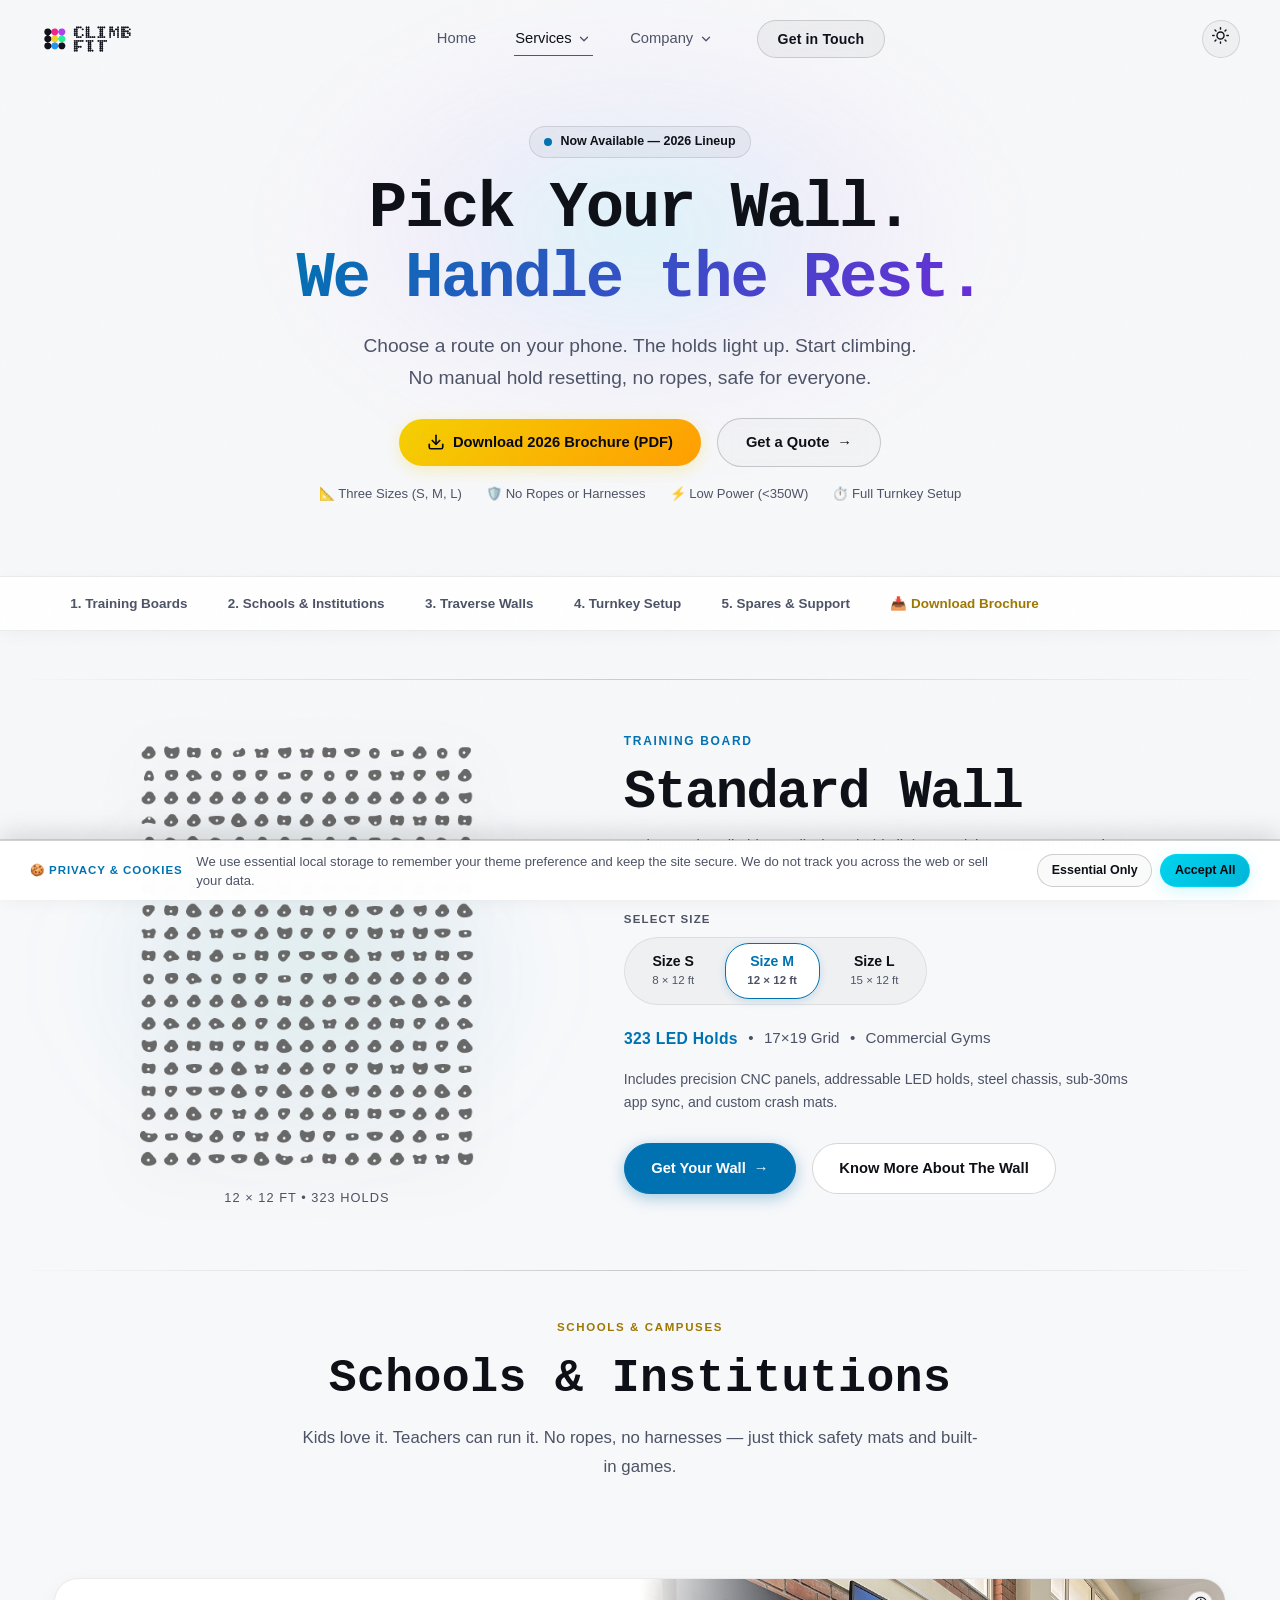
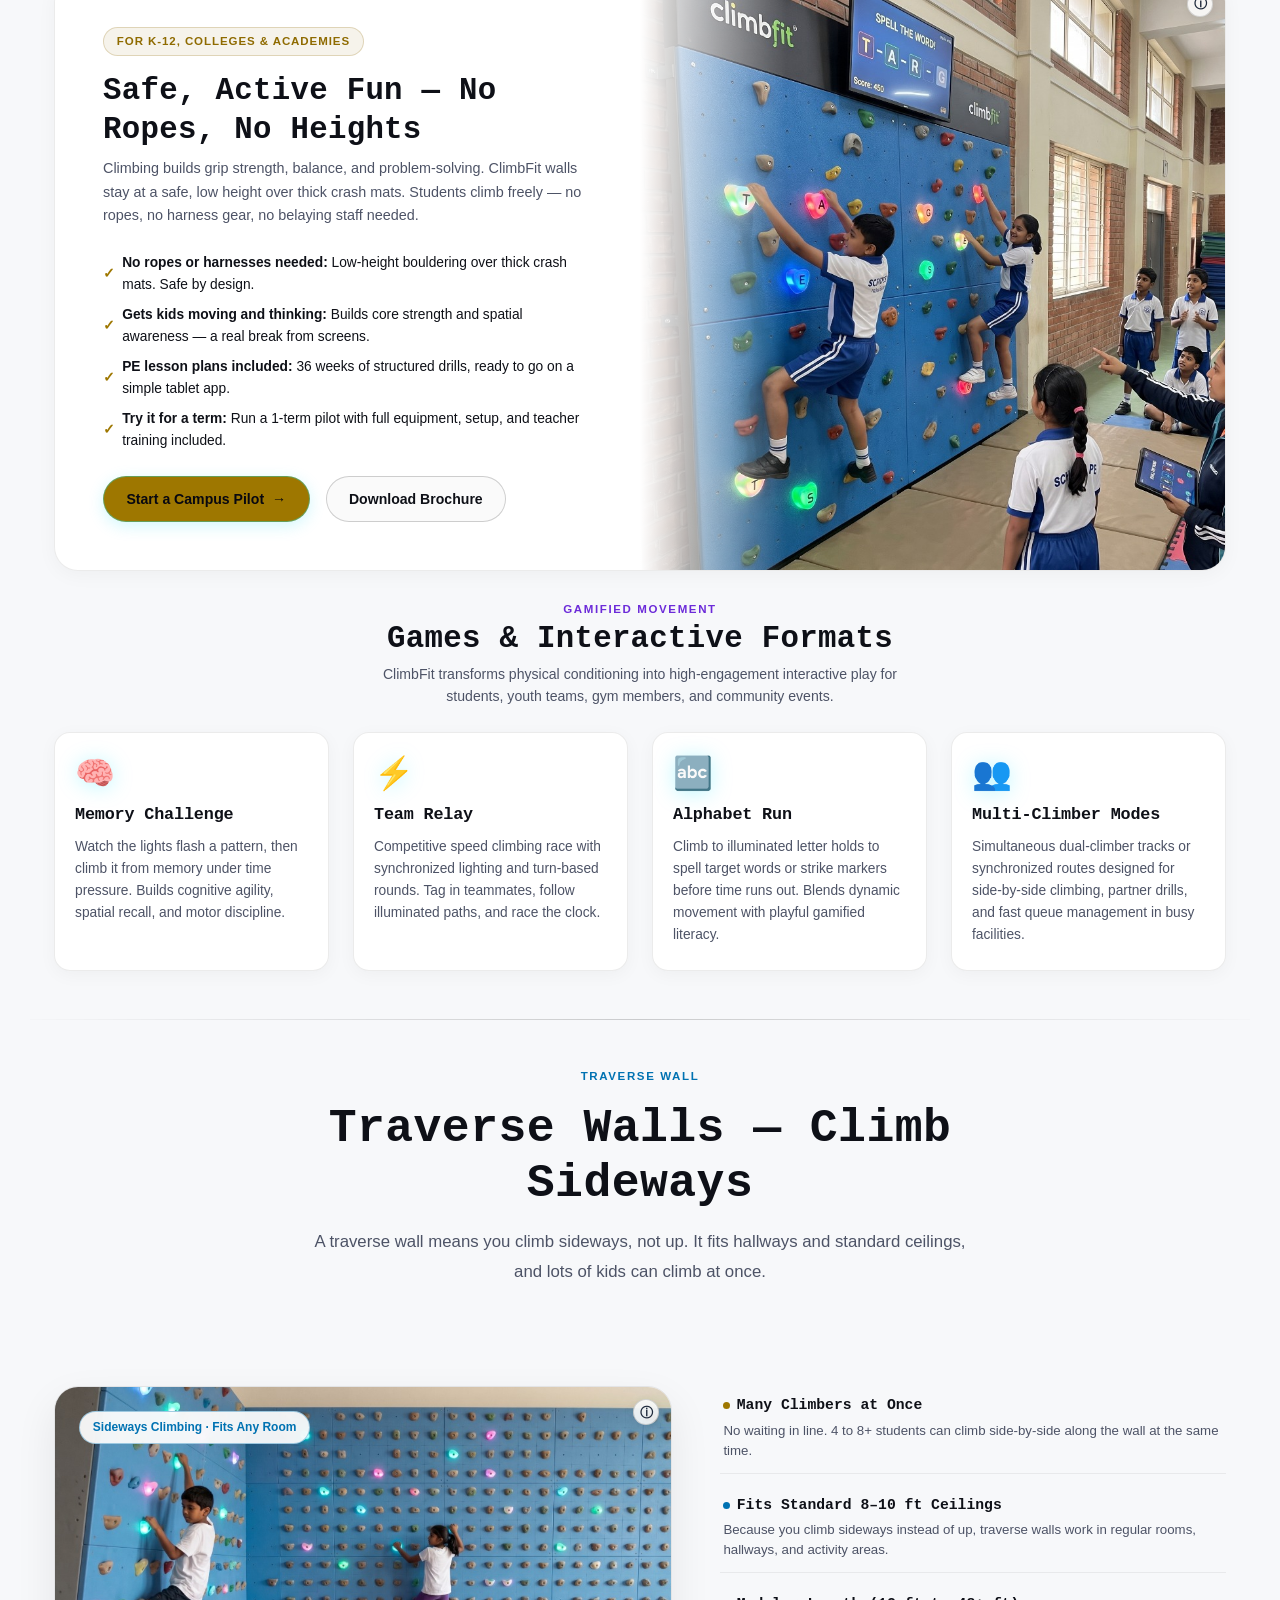
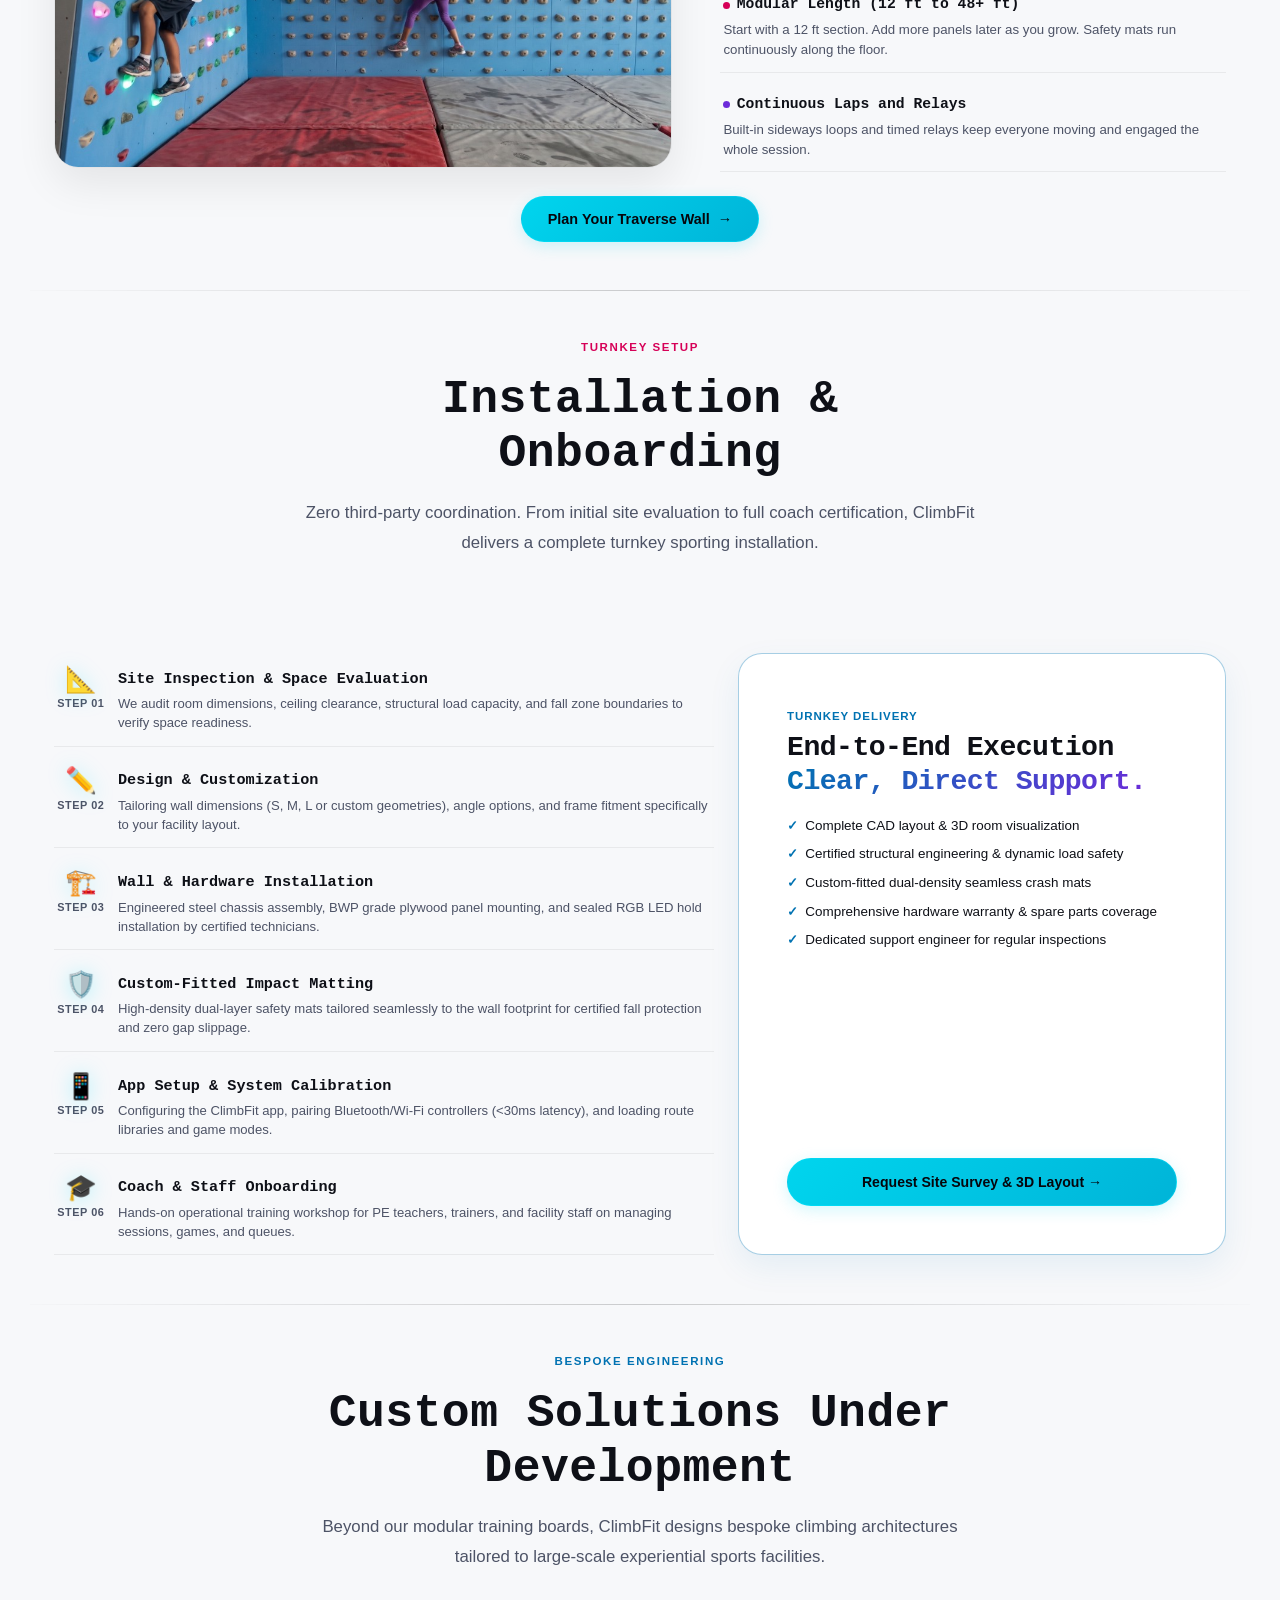
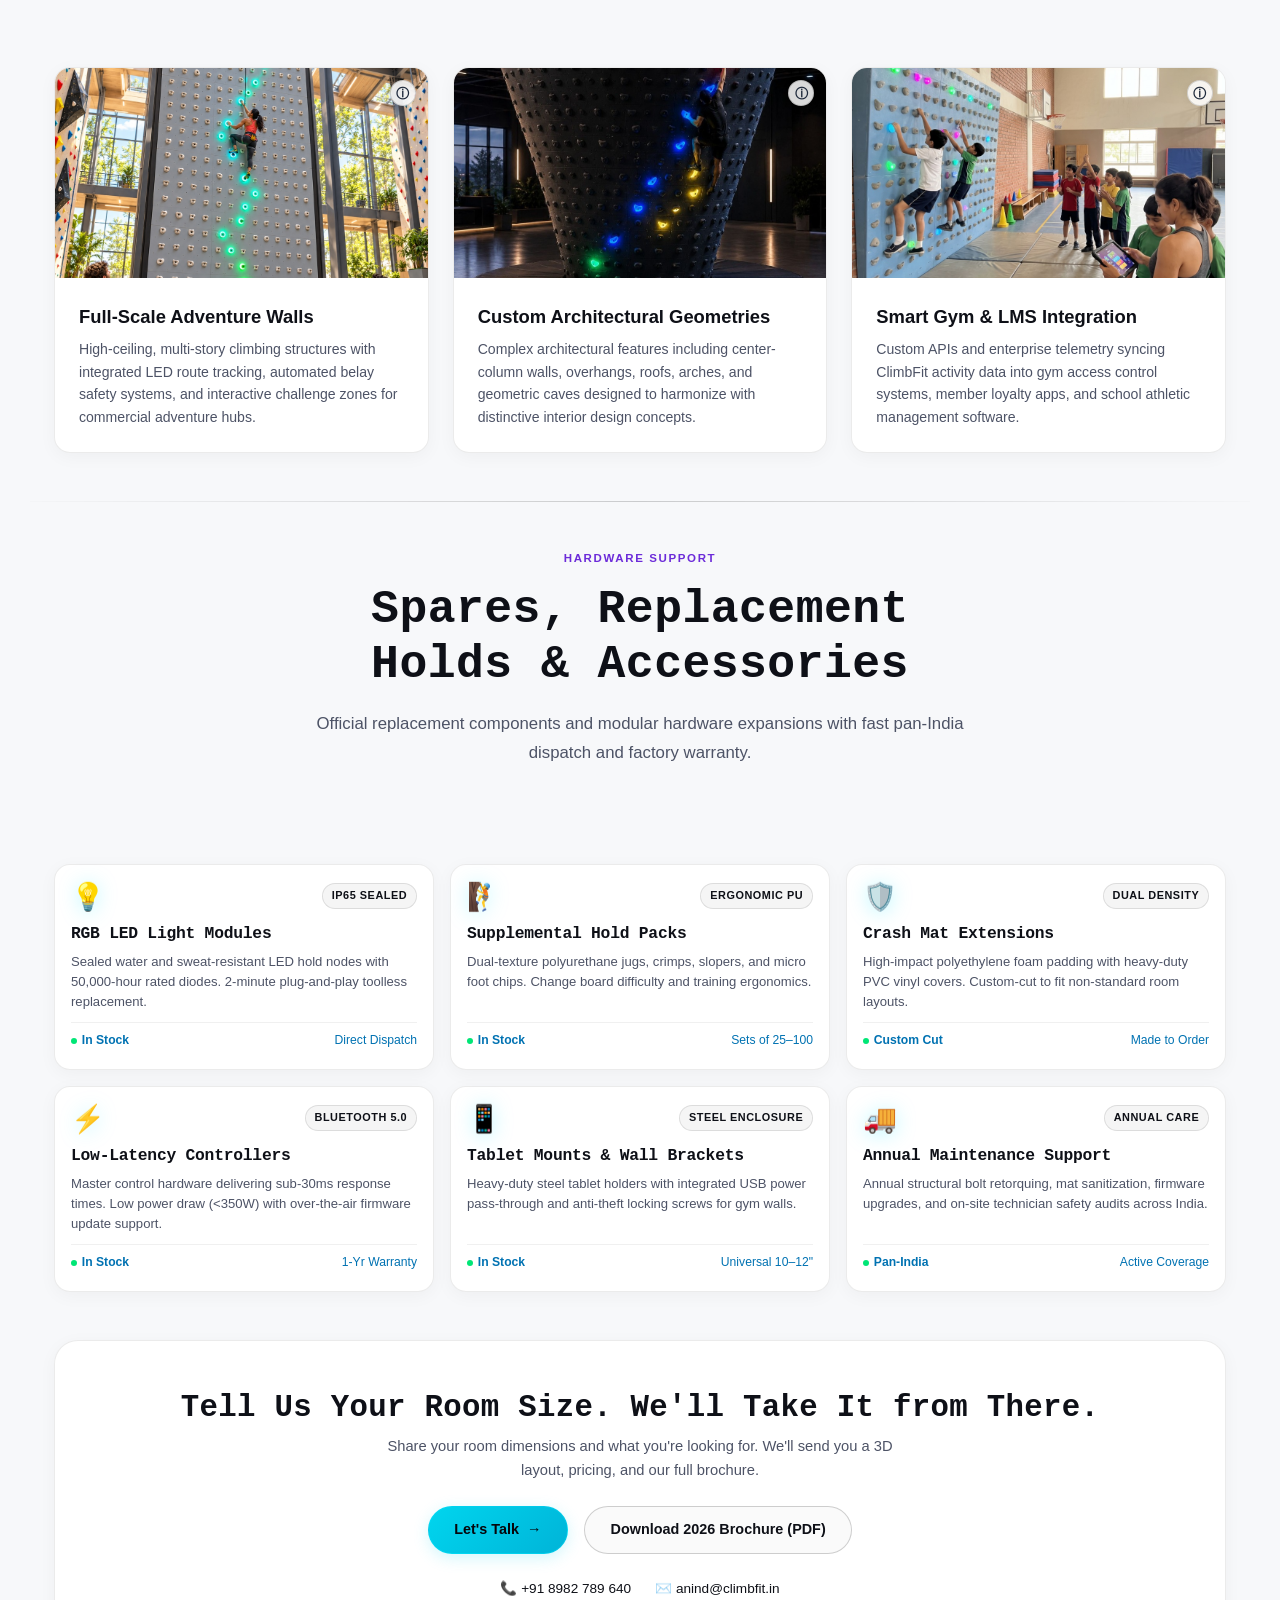
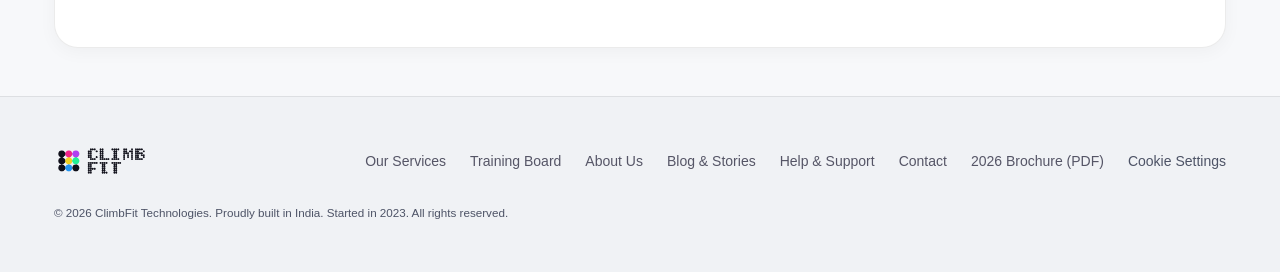
<file: offerings.html>
<!DOCTYPE html>
<html lang="en">
<head>
  <meta charset="UTF-8">
  <meta http-equiv="refresh" content="0; url=services.html">
  <link rel="canonical" href="https://www.climbfit.in/services.html">
  <title>Redirecting to ClimbFit Services...</title>
  <script>
    window.location.replace("services.html" + window.location.hash);
  </script>
</head>
<body style="background:#080810;color:#e4e4f0;font-family:sans-serif;display:flex;align-items:center;justify-content:center;height:100vh;margin:0;text-align:center;">
  <div>
    <h2>Redirecting to ClimbFit Services...</h2>
    <p>If you are not redirected automatically, <a href="services.html" style="color:#00e5ff;">click here to view Our Services</a>.</p>
  </div>
</body>
</html>
</file>
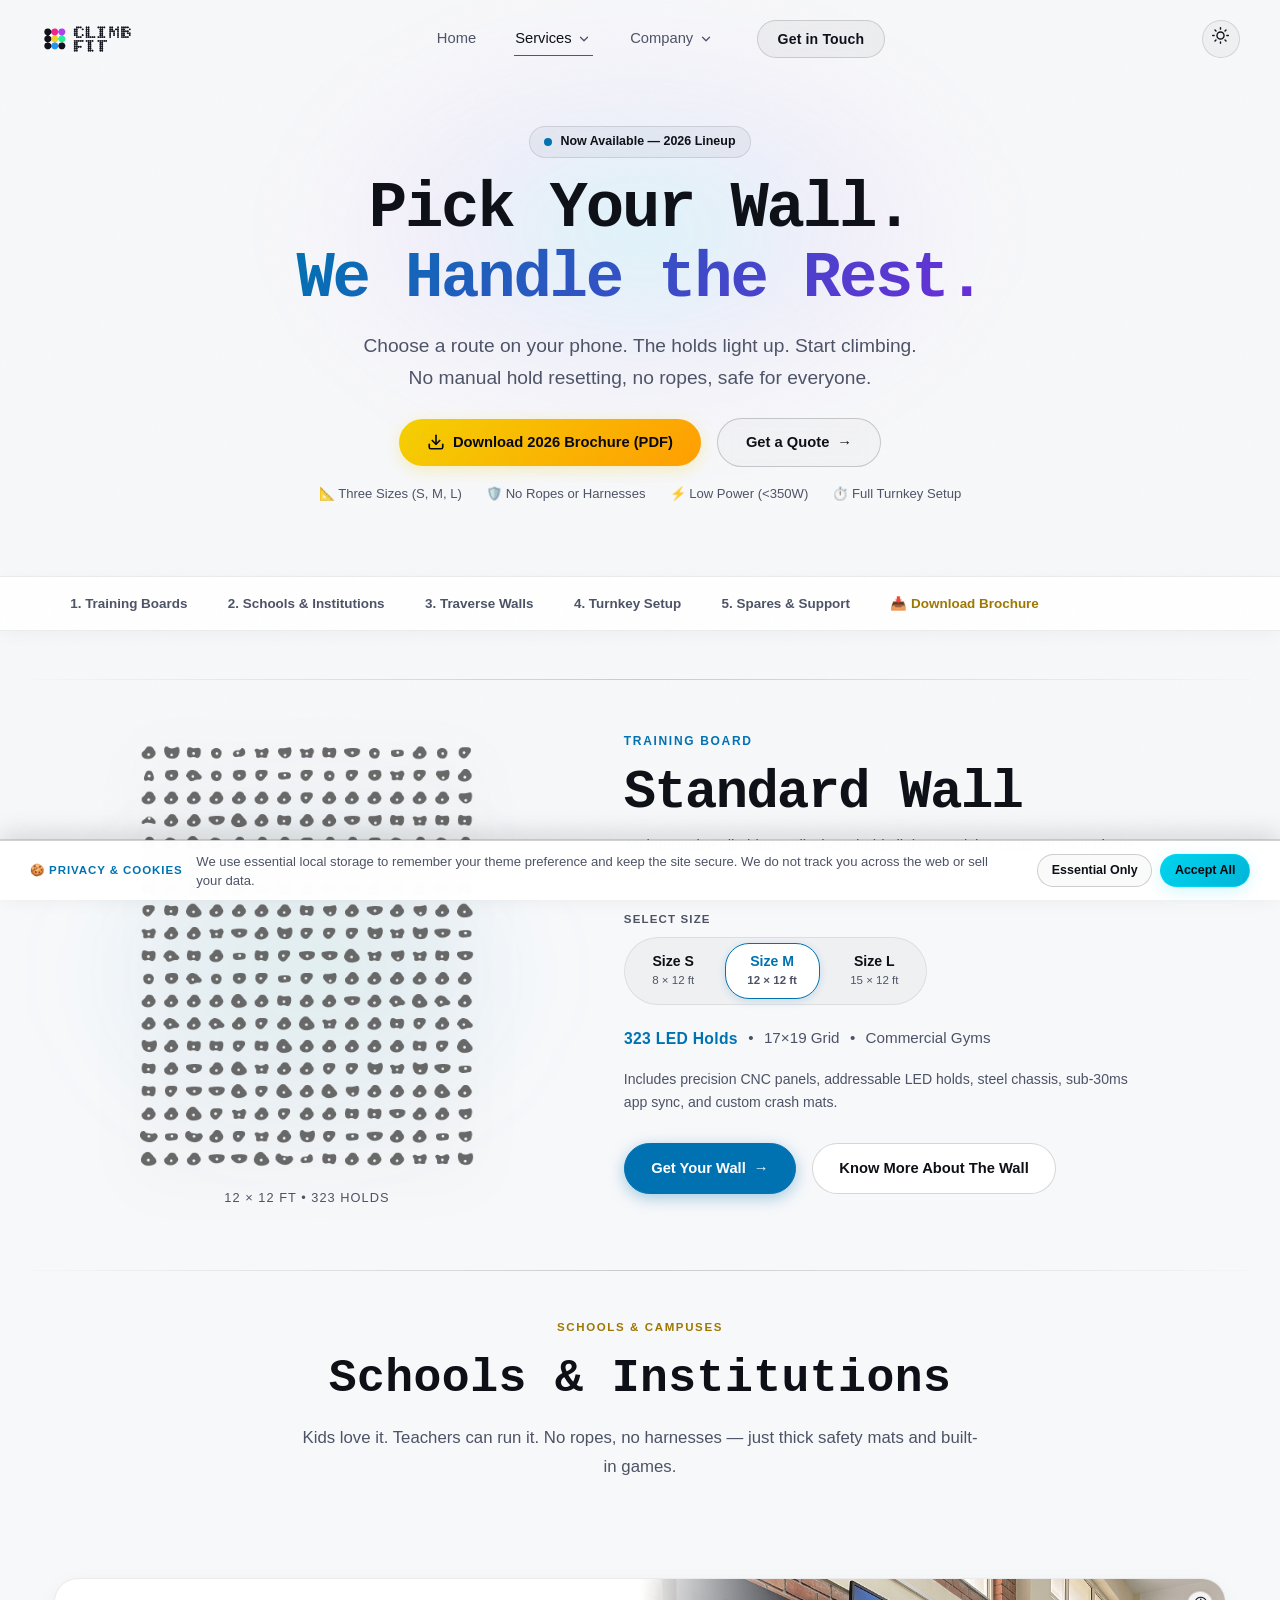
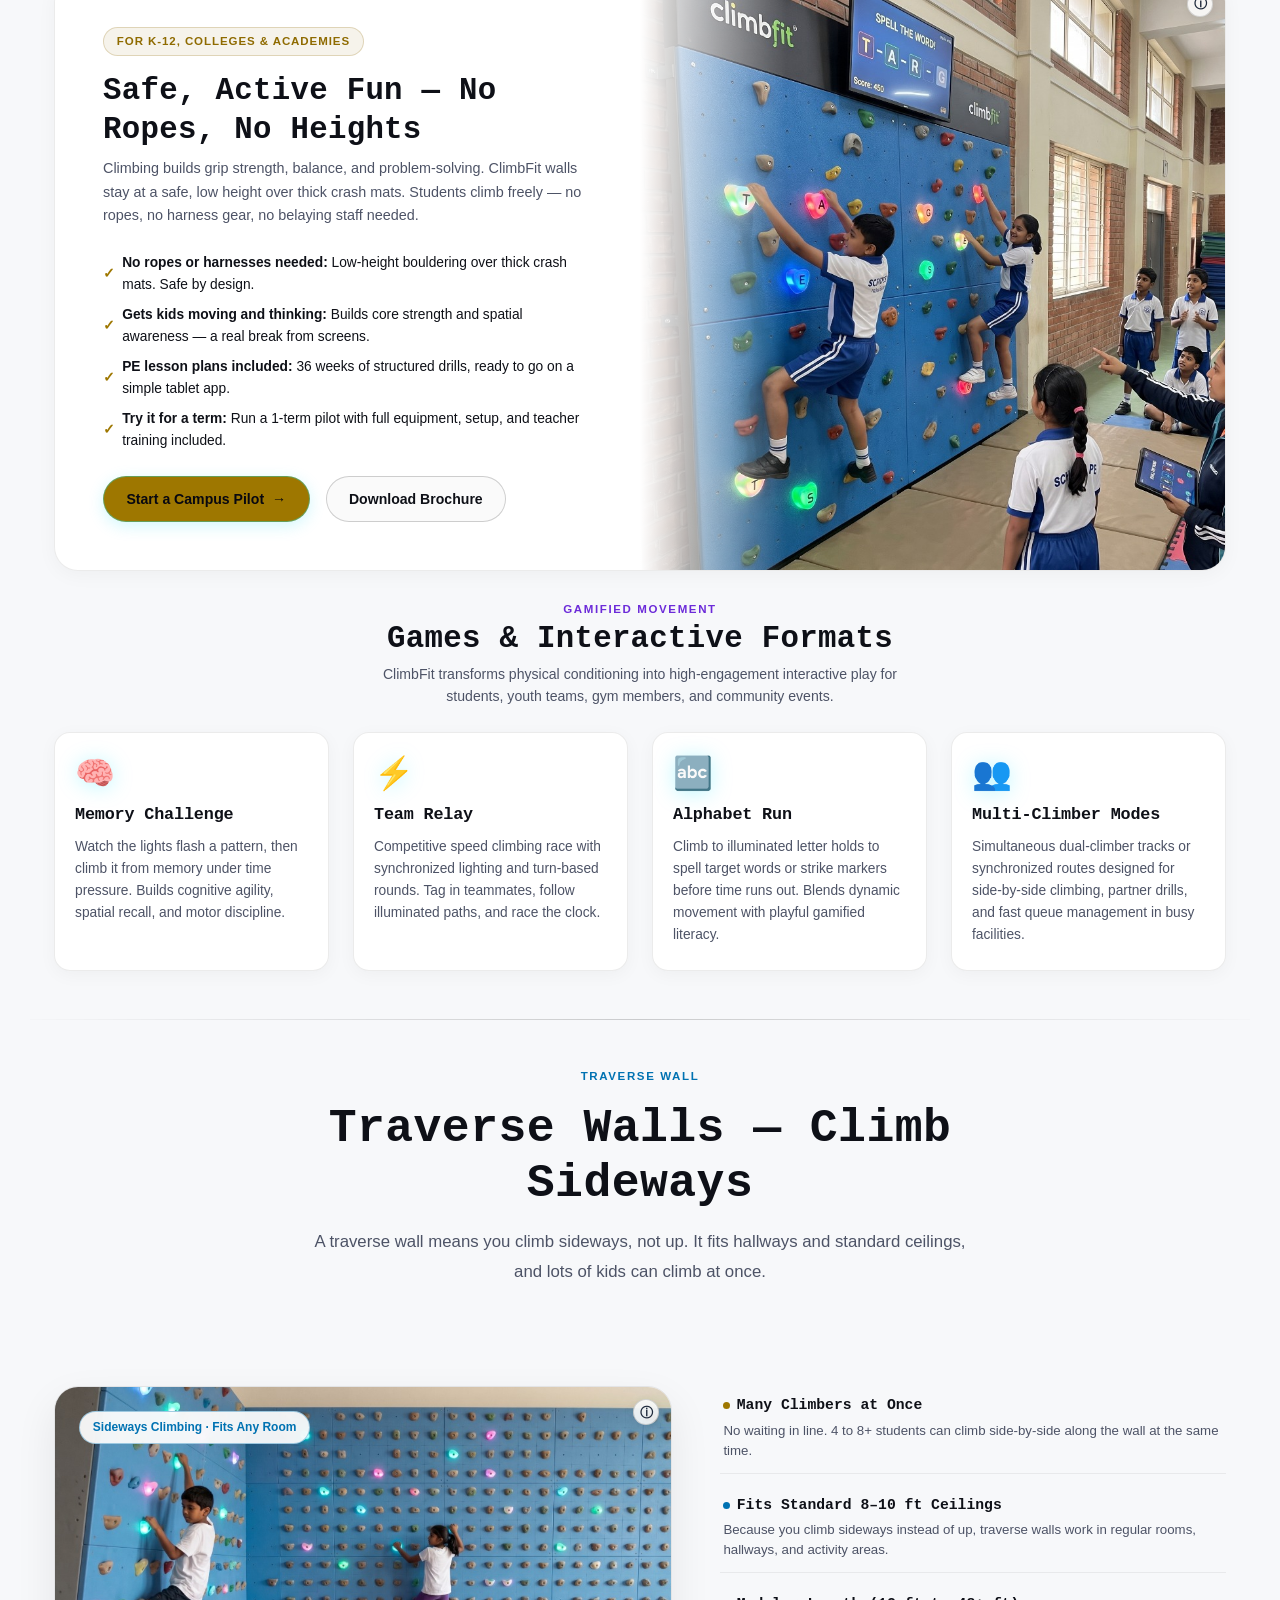
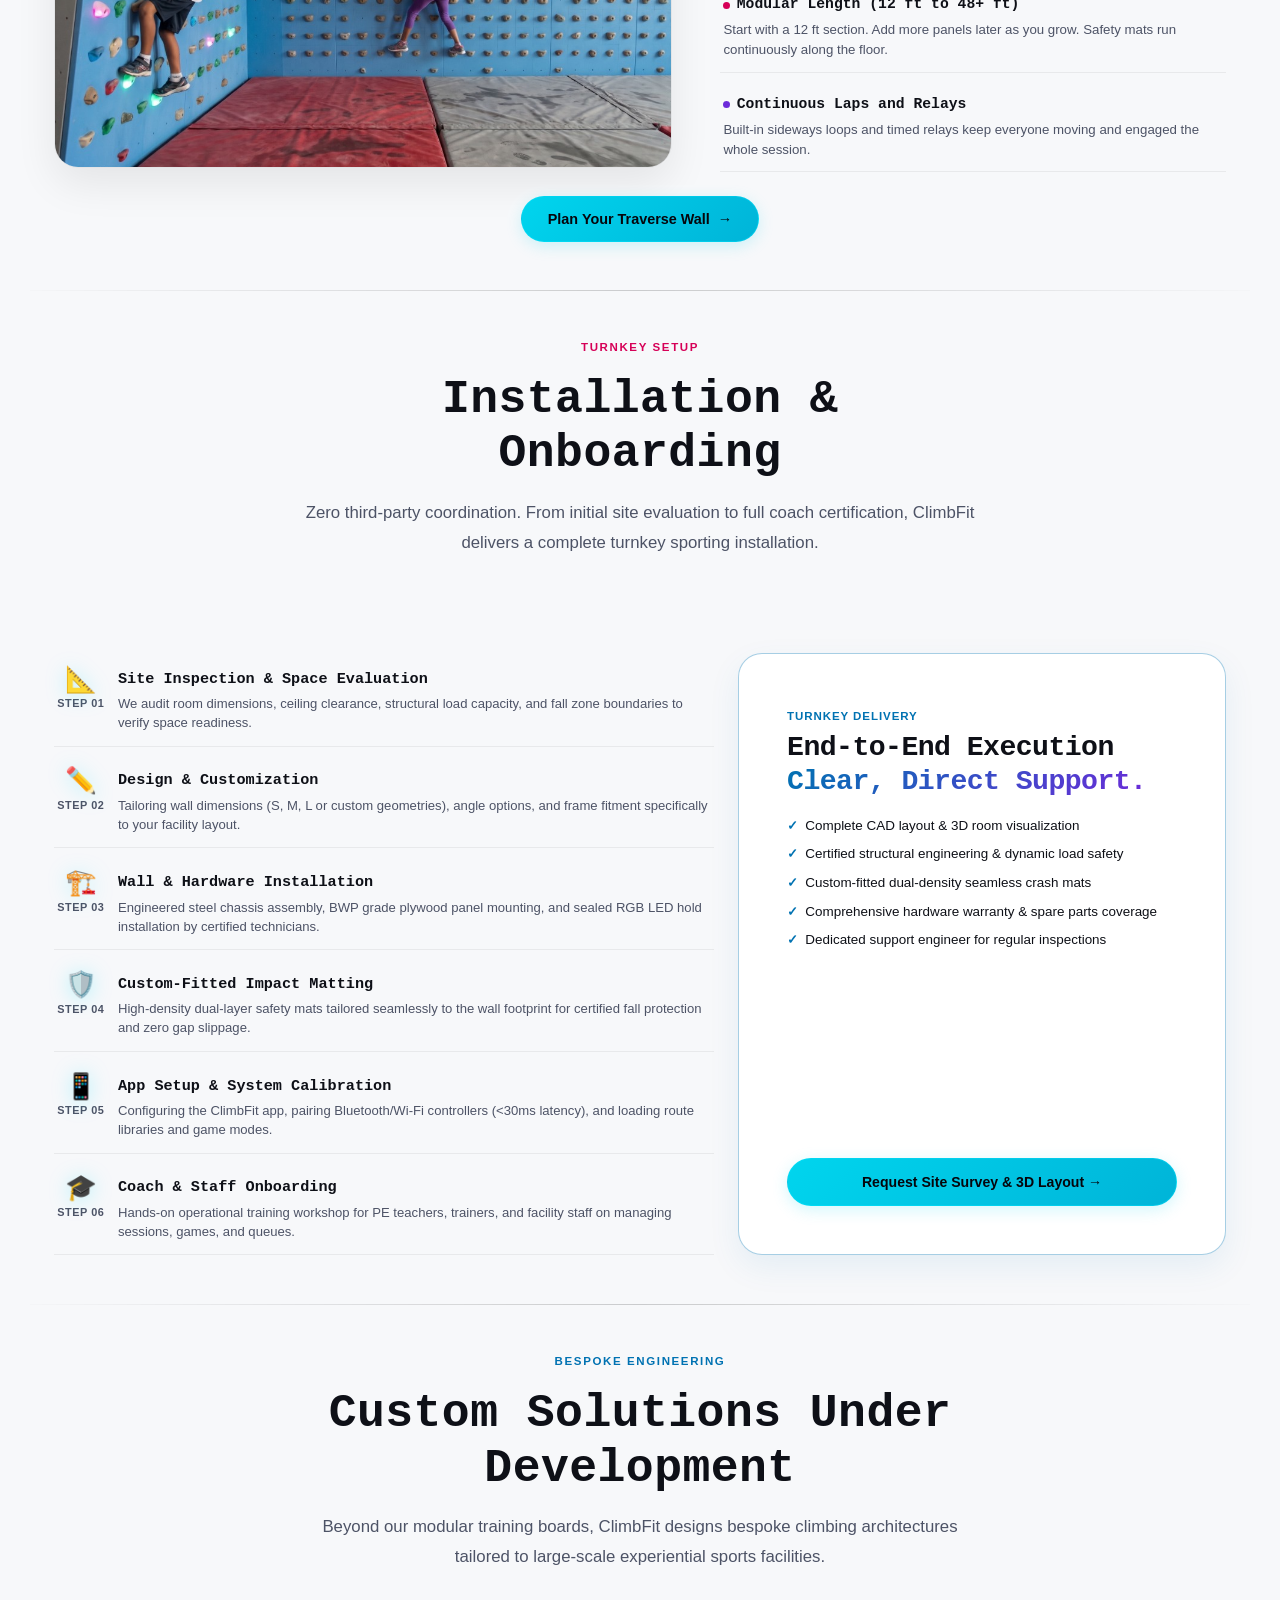
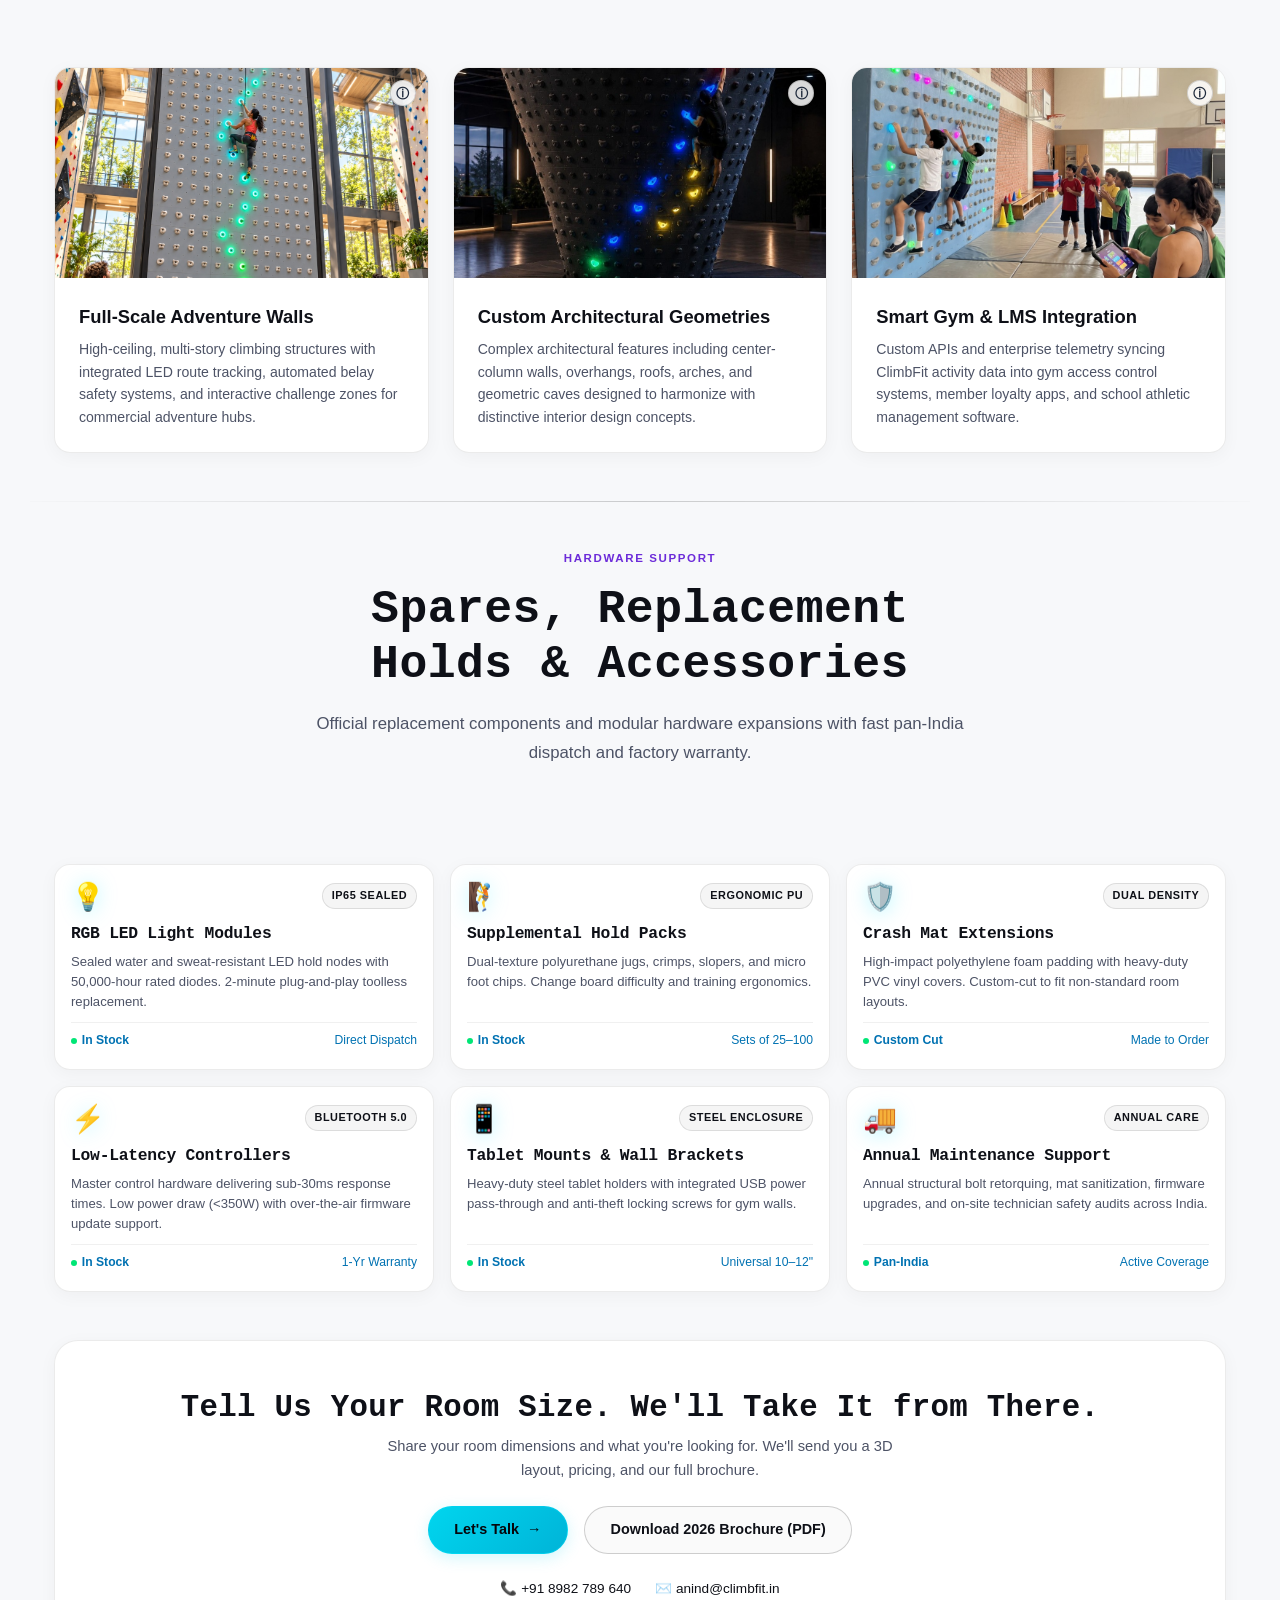
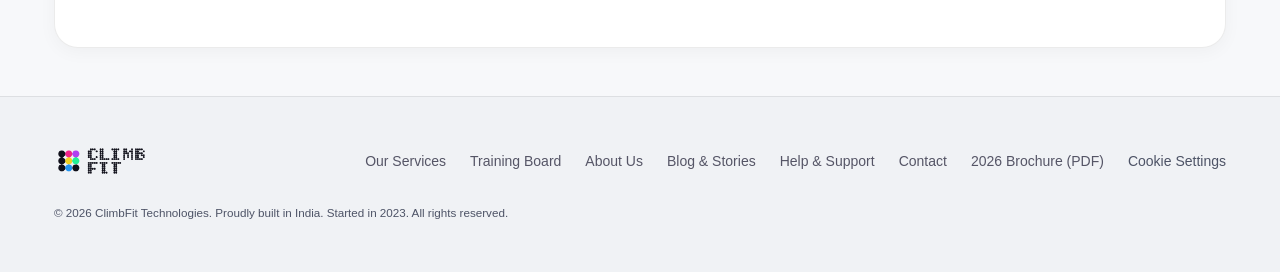
<file: schools.html>
<!DOCTYPE html>
<html lang="en">
<head>
  <meta charset="UTF-8">
  <meta http-equiv="refresh" content="0; url=services.html#schools-institutions">
  <link rel="canonical" href="https://www.climbfit.in/services.html#schools-institutions">
  <title>Redirecting to ClimbFit Services — Schools &amp; Institutions</title>
  <script>
    window.location.replace("services.html#schools-institutions");
  </script>
</head>
<body style="background:#080810;color:#e4e4f0;font-family:sans-serif;display:flex;align-items:center;justify-content:center;height:100vh;margin:0;text-align:center;">
  <div>
    <h2>Redirecting to ClimbFit Services...</h2>
    <p>If you are not redirected automatically, <a href="services.html#schools-institutions" style="color:#00e5ff;">click here to explore Our Services</a>.</p>
  </div>
</body>
</html>
</file>
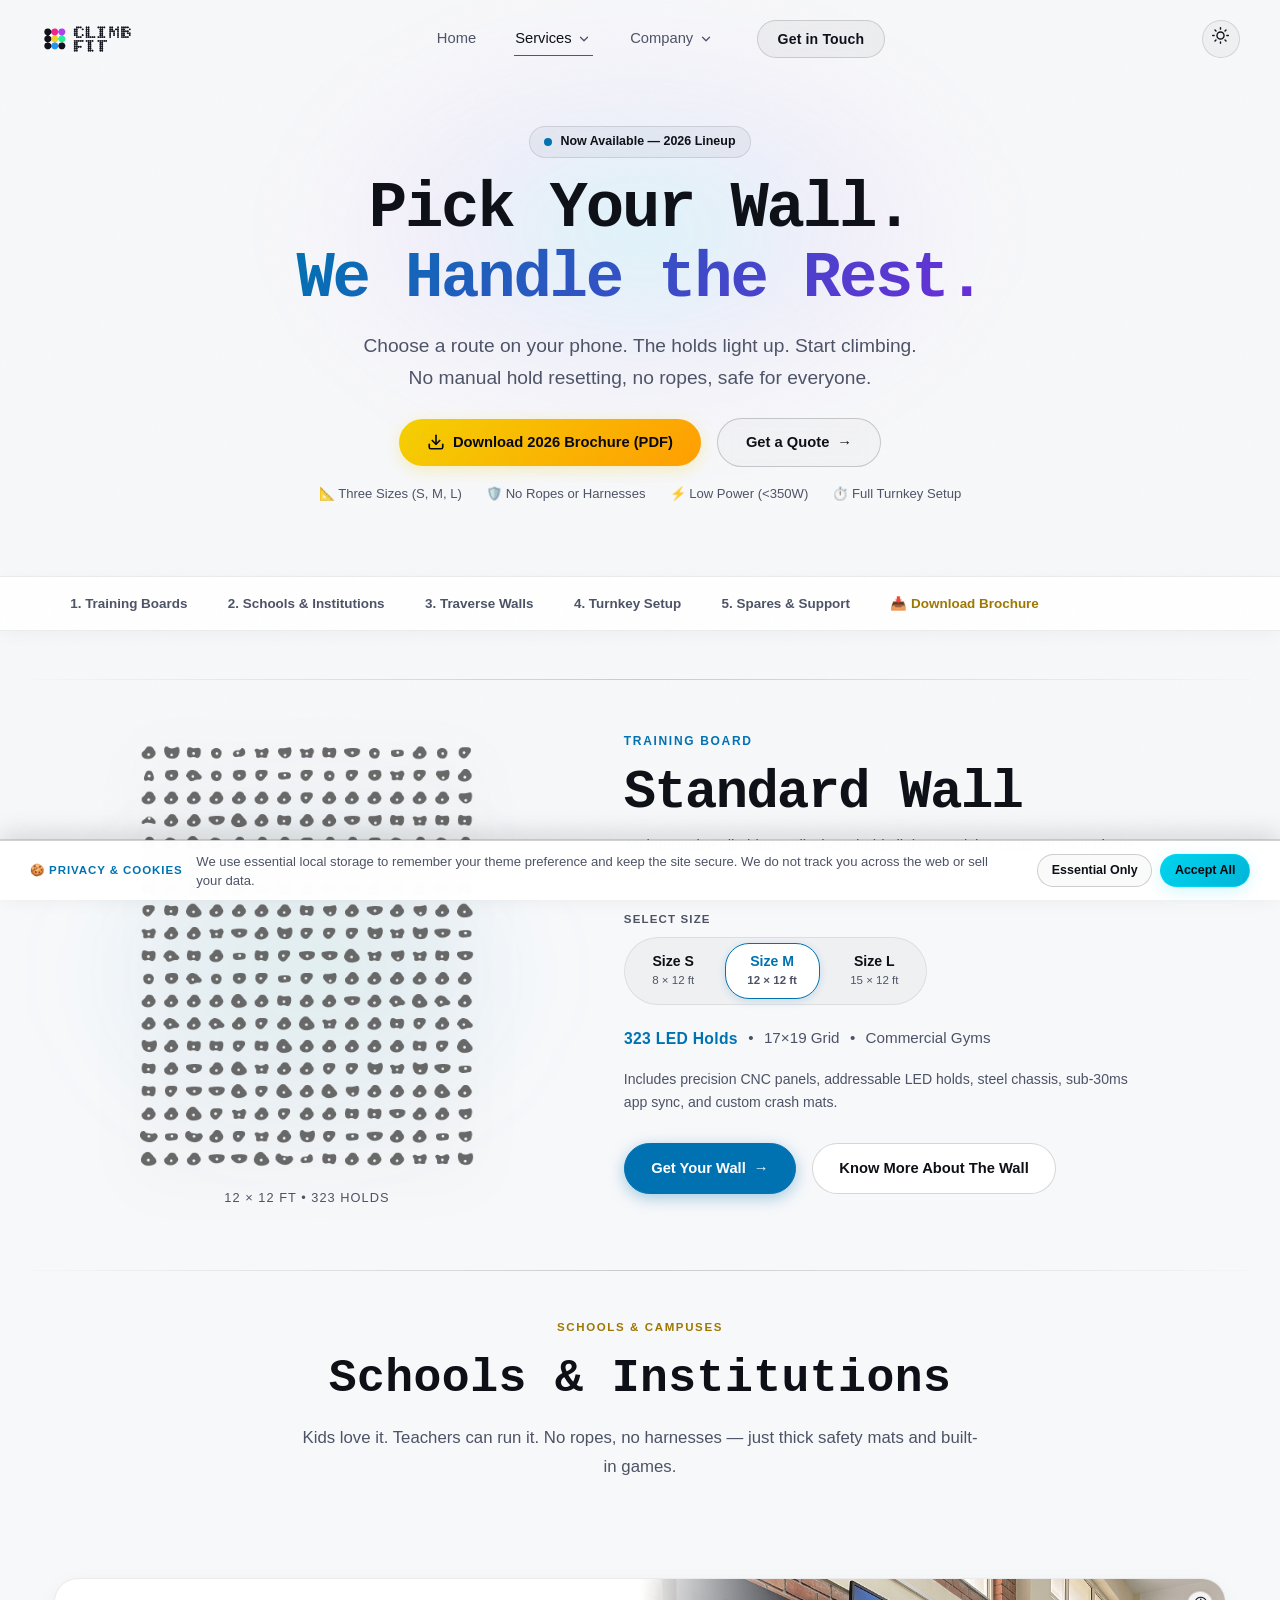
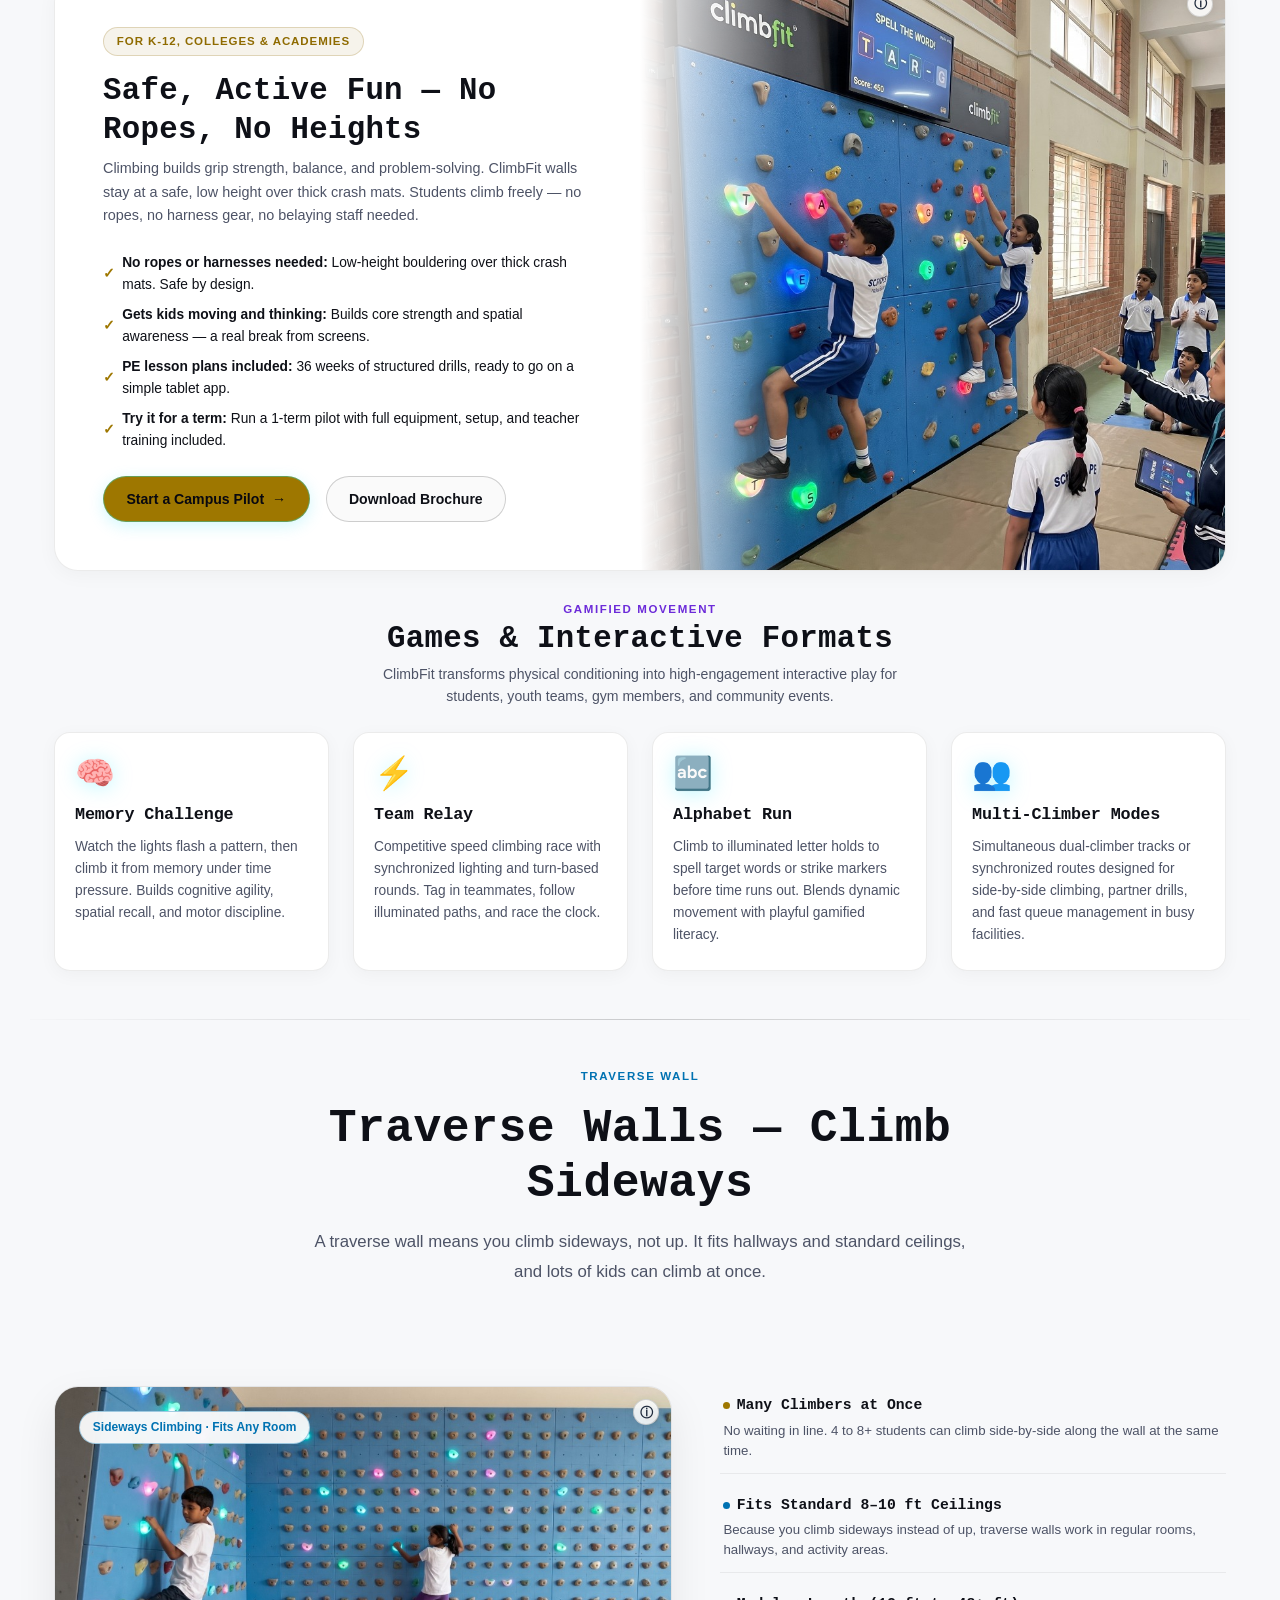
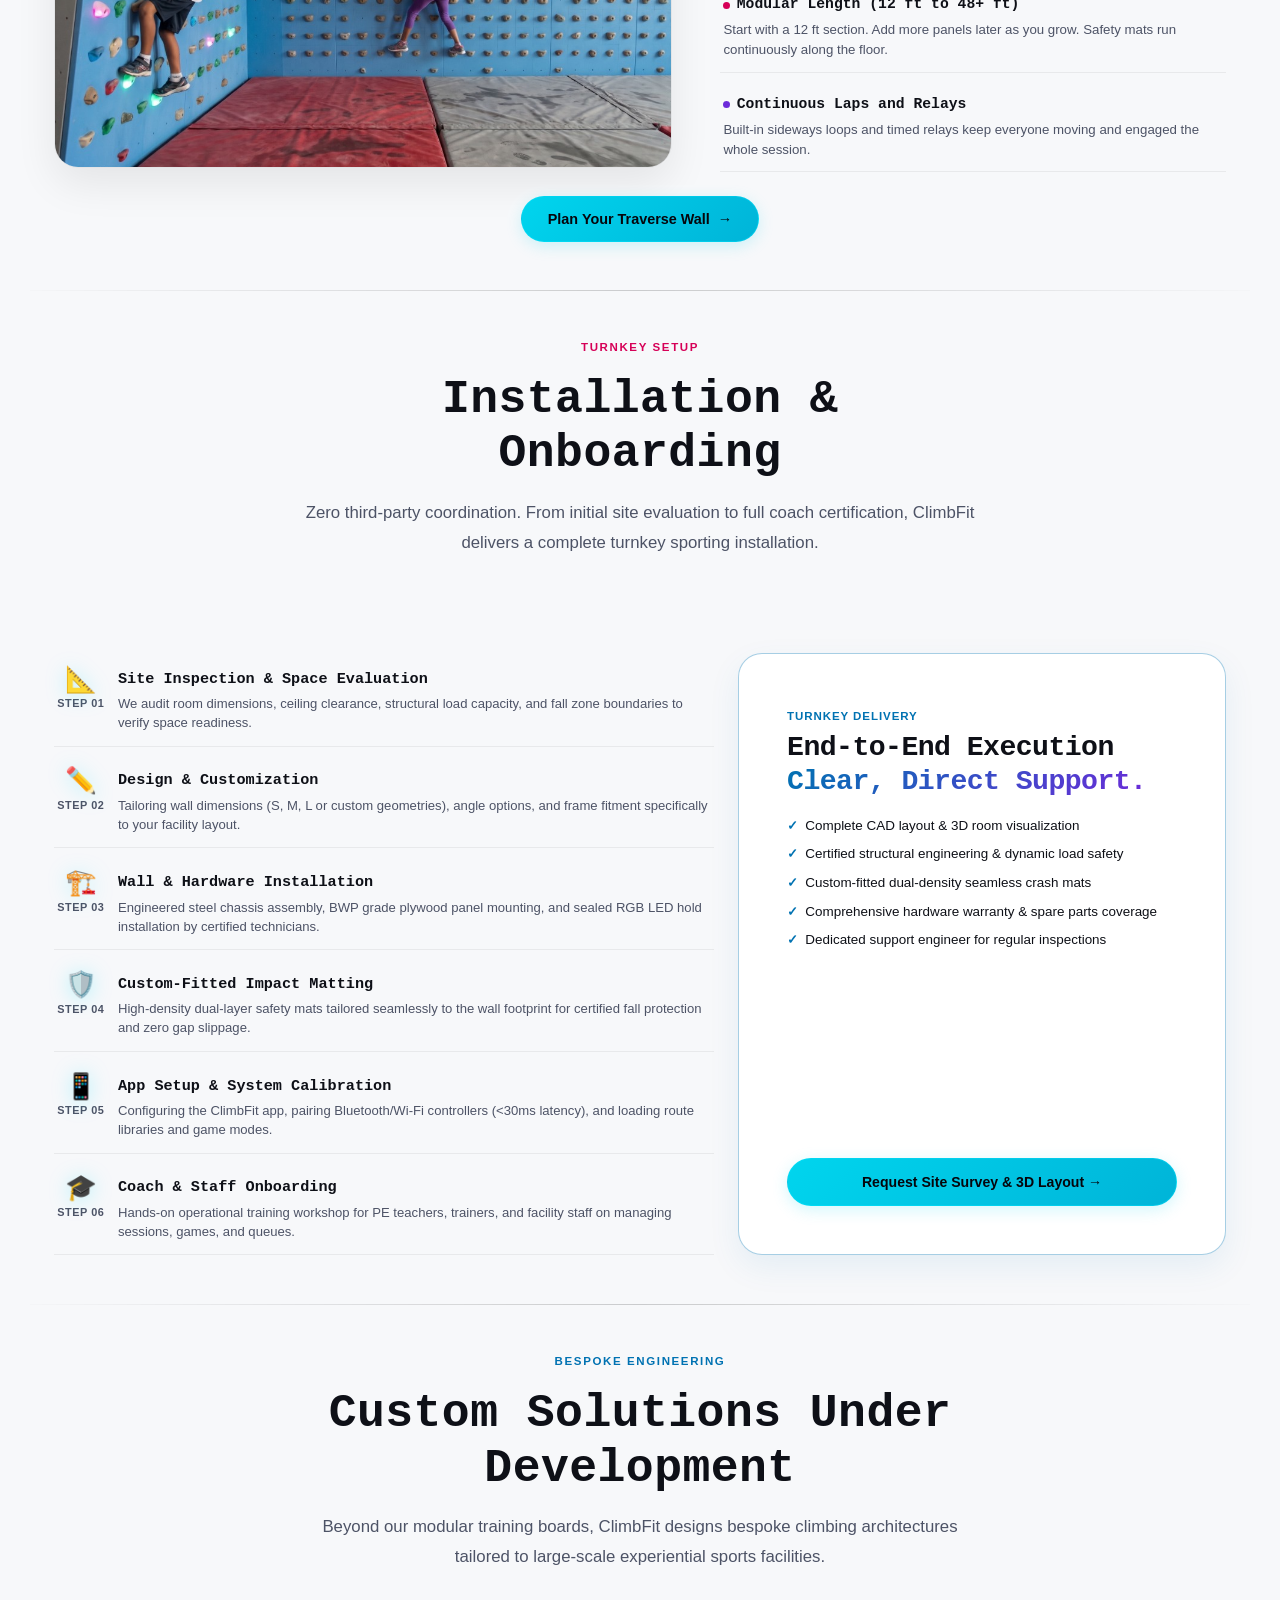
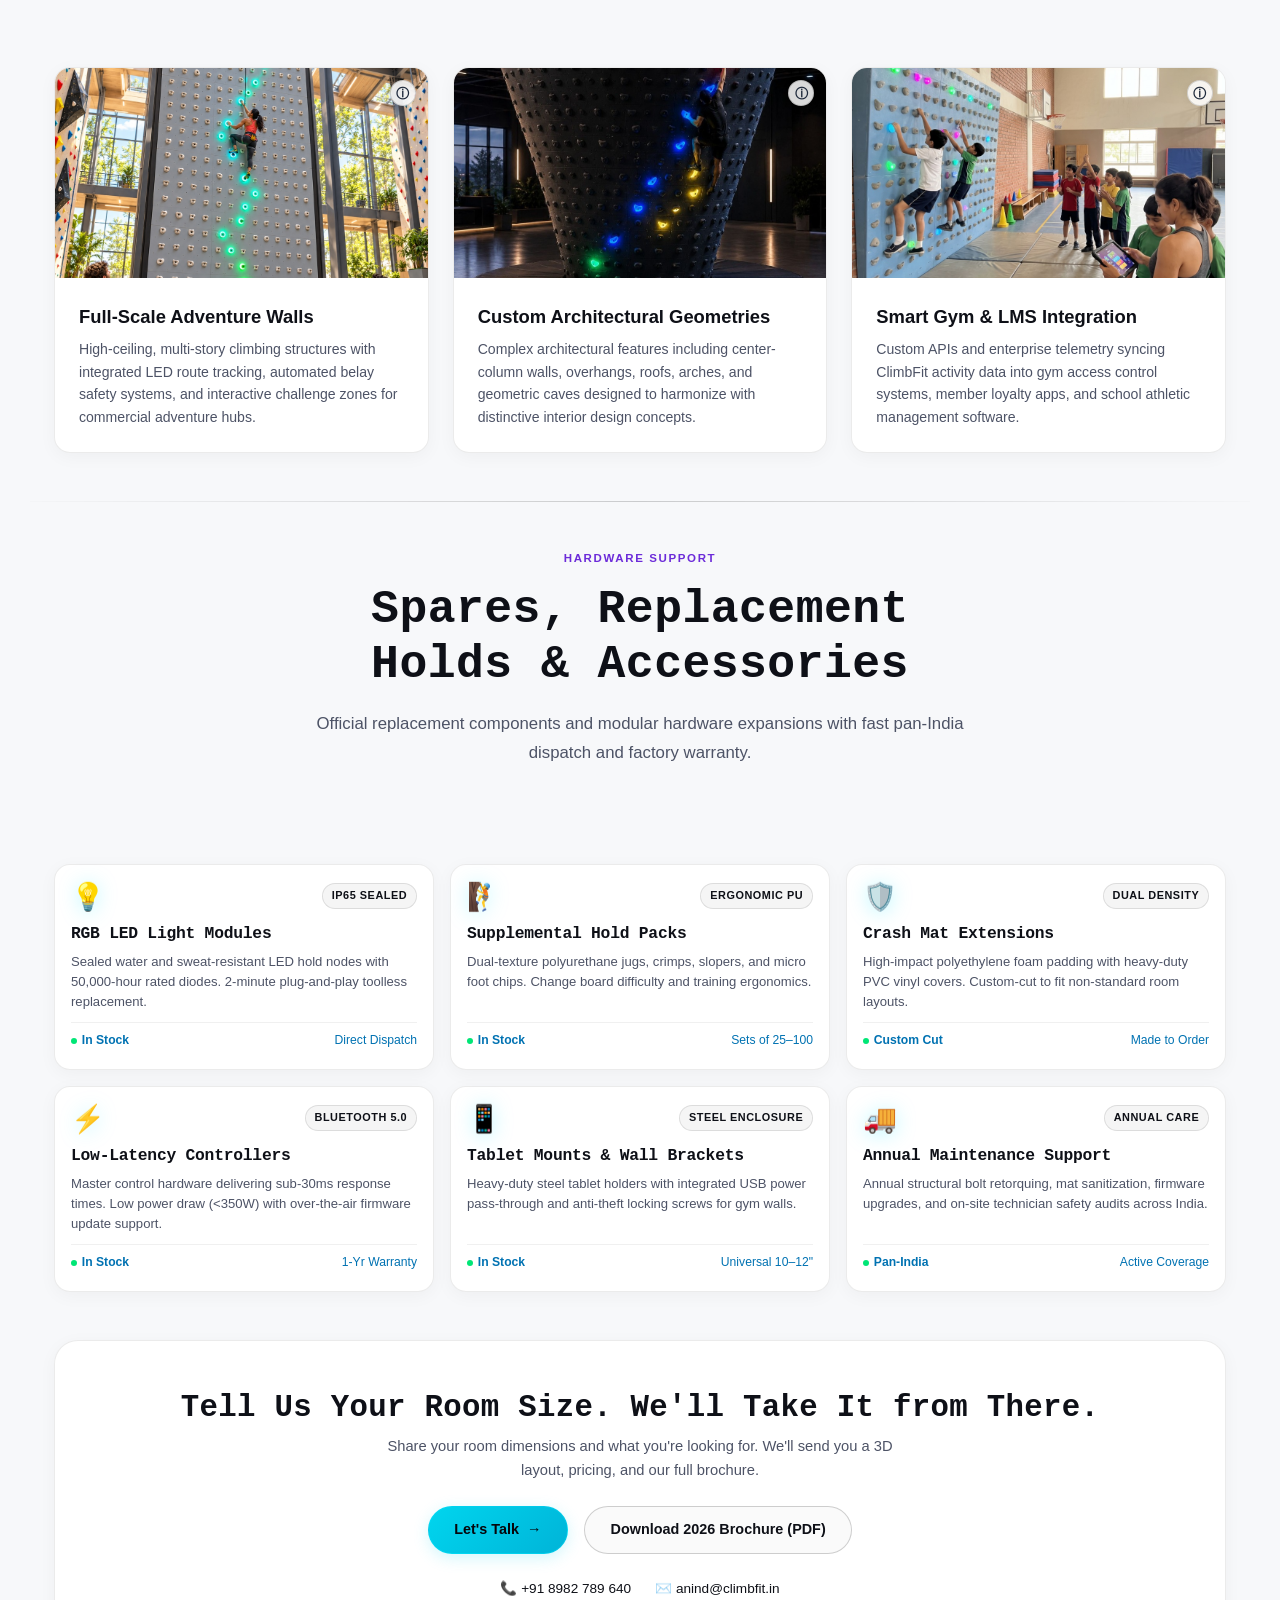
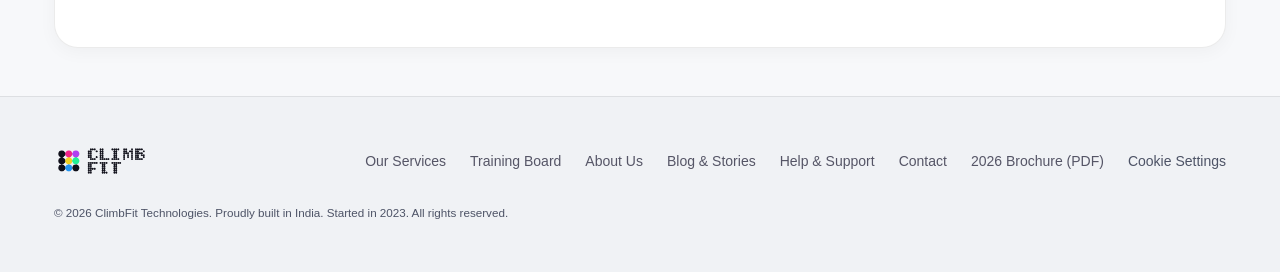
<file: services.html>
<!DOCTYPE html>
<html lang="en" data-theme="dark">
<head>
  <meta charset="UTF-8">
  <meta name="viewport" content="width=device-width, initial-scale=1.0">
  <title>Our Services &amp; Products | ClimbFit (Climb Fit India)</title>
  <meta name="description"
    content="Turnkey interactive LED climbing walls, modular Climb Fit training boards (Sizes S, M, L), gamified software, traverse solutions, and certified spares for schools, clubs, and gyms across India.">
  <meta name="keywords"
    content="climb fit, climb fit india, climb fit wall, climbfit, climbfit services, interactive climbing wall installation, modular training board India, turnkey climbing gym setup, LED bouldering wall, school traverse wall, climbing holds spares">
  <link rel="canonical" href="https://www.climbfit.in/services.html">
  <meta name="robots" content="index, follow, max-snippet:-1, max-image-preview:large, max-video-preview:-1">

  <!-- International & Multi-Geography SEO -->
  <link rel="alternate" hreflang="x-default" href="https://www.climbfit.in/services.html">
  <link rel="alternate" hreflang="en" href="https://www.climbfit.in/services.html">
  <link rel="alternate" hreflang="en-IN" href="https://www.climbfit.in/services.html">
  <link rel="alternate" hreflang="en-US" href="https://www.climbfit.in/services.html">
  <link rel="alternate" hreflang="en-GB" href="https://www.climbfit.in/services.html">
  <link rel="alternate" hreflang="en-AU" href="https://www.climbfit.in/services.html">
  <link rel="alternate" hreflang="en-SG" href="https://www.climbfit.in/services.html">
  <link rel="alternate" hreflang="en-AE" href="https://www.climbfit.in/services.html">
  <meta name="distribution" content="global">
  <meta name="coverage" content="Worldwide">

  <!-- Google Search Console Verification (Replace content with your verification token) -->
  <meta name="google-site-verification" content="ADD_GOOGLE_VERIFICATION_TOKEN_HERE">

  <!-- Favicon suite (cache-busted) -->
  <link rel="icon" type="image/png" sizes="32x32" href="favicon.png?v=20261103">
  <link rel="icon" type="image/png" sizes="16x16" href="assets/brand/favicon.png?v=20261103">
  <link rel="apple-touch-icon" sizes="180x180" href="assets/brand/favicon.png?v=20261103">
  <link rel="shortcut icon" href="favicon.ico?v=20261103">
  <link rel="manifest" href="site.webmanifest">

  <!-- Security & Privacy Meta -->
  <meta http-equiv="Content-Security-Policy"
    content="default-src 'self'; script-src 'self' 'unsafe-inline' https://www.clarity.ms https://*.clarity.ms; style-src 'self' 'unsafe-inline' https://fonts.googleapis.com; font-src 'self' https://fonts.gstatic.com data:; img-src 'self' data: https: https://*.clarity.ms; connect-src 'self' https://*.clarity.ms;">
  <meta http-equiv="X-Content-Type-Options" content="nosniff">
  <meta name="referrer" content="strict-origin-when-cross-origin">

  <!-- Microsoft Clarity Tracking -->
  <script type="text/javascript">
      (function(c,l,a,r,i,t,y){
          c[a]=c[a]||function(){(c[a].q=c[a].q||[]).push(arguments)};
          t=l.createElement(r);t.async=1;t.src="https://www.clarity.ms/tag/"+i;
          y=l.getElementsByTagName(r)[0];y.parentNode.insertBefore(t,y);
      })(window, document, "clarity", "script", "z7lsmypvm0");
  </script>

  <!-- Open Graph -->
  <meta property="og:type" content="website">
  <meta property="og:site_name" content="ClimbFit">
  <meta property="og:url" content="https://www.climbfit.in/services.html">
  <meta property="og:title" content="Our Services &amp; Products | ClimbFit (Climb Fit India)">
  <meta property="og:description"
    content="Turnkey interactive LED climbing walls, modular training boards (Sizes S, M, L), and gamified movement formats for schools, clubs, and gyms worldwide.">
  <meta property="og:image" content="https://www.climbfit.in/assets/images/hero-climbfit.jpg">
  <meta property="og:locale" content="en_US">
  <meta property="og:locale:alternate" content="en_GB">
  <meta property="og:locale:alternate" content="en_IN">
  <meta property="og:locale:alternate" content="en_AU">
  <meta property="og:locale:alternate" content="en_SG">
  <meta property="og:locale:alternate" content="en_AE">

  <!-- Twitter -->
  <meta name="twitter:card" content="summary_large_image">
  <meta name="twitter:title" content="Our Services &amp; Products | ClimbFit (Climb Fit India)">
  <meta name="twitter:description"
    content="Turnkey interactive LED climbing walls, modular training boards (Sizes S, M, L), and gamified movement formats for schools, clubs, and gyms.">
  <meta name="twitter:image" content="https://www.climbfit.in/assets/images/hero-climbfit.jpg">

  <!-- Structured Data (JSON-LD Service) -->
  <script type="application/ld+json">
  {
    "@context": "https://schema.org",
    "@type": "Service",
    "serviceType": "Turnkey Interactive Climbing Wall Installation & Modular LED Boards",
    "provider": {
      "@type": "Organization",
      "name": "ClimbFit",
      "alternateName": [
        "Climb Fit",
        "Climb Fit India",
        "ClimbFit India",
        "Climb Fit Wall"
      ],
      "url": "https://www.climbfit.in",
      "telephone": "+918982789640",
      "email": "anind@climbfit.in",
      "areaServed": [
        { "@type": "Country", "name": "India" },
        { "@type": "Country", "name": "United States" },
        { "@type": "Country", "name": "United Kingdom" },
        { "@type": "Country", "name": "Australia" },
        { "@type": "Country", "name": "Singapore" },
        { "@type": "Country", "name": "United Arab Emirates" },
        { "@type": "Continent", "name": "Europe" },
        { "@type": "Continent", "name": "Asia" },
        { "@type": "Continent", "name": "North America" }
      ]
    },
    "hasOfferCatalog": {
      "@type": "OfferCatalog",
      "name": "ClimbFit Climbing Infrastructure & Services",
      "itemListElement": [
        {
          "@type": "Offer",
          "itemOffered": {
            "@type": "Product",
            "name": "ClimbFit Training Board Size S (8x12ft, 209 holds)"
          }
        },
        {
          "@type": "Offer",
          "itemOffered": {
            "@type": "Product",
            "name": "ClimbFit Training Board Size M (12x12ft, 323 holds)"
          }
        },
        {
          "@type": "Offer",
          "itemOffered": {
            "@type": "Product",
            "name": "ClimbFit Training Board Size L (15x12ft, 437 holds)"
          }
        },
        {
          "@type": "Offer",
          "itemOffered": {
            "@type": "Service",
            "name": "Turnkey Installation, Safety Matting & Coach Onboarding"
          }
        }
      ]
    }
  }
  </script>

  <!-- Fonts: Geist (Headings), Inter (Body), Bitcount (Highlights) -->
  <link rel="preconnect" href="https://fonts.googleapis.com">
  <link rel="preconnect" href="https://fonts.gstatic.com" crossorigin>
  <link
    href="https://fonts.googleapis.com/css2?family=Bitcount:wght@100..900&family=Geist:wght@300;400;500;600;700;800;900&family=Inter:wght@300;400;500;600;700;800&display=swap"
    rel="stylesheet">
  <link rel="stylesheet" href="css/style.css">
  <style>
    /* ── Hero Section ───────────────────────────────────── */
    .offerings-hero {
      position: relative;
      padding-top: calc(var(--nav-h) + 3rem);
      padding-bottom: var(--space-l);
      overflow: hidden;
    }
    .offerings-hero-glow {
      position: absolute;
      top: 5%;
      left: 50%;
      transform: translateX(-50%);
      width: 700px;
      height: 400px;
      background: radial-gradient(ellipse at center, rgba(0,229,255,0.12) 0%, rgba(177,79,255,0.06) 45%, transparent 70%);
      filter: blur(50px);
      pointer-events: none;
      z-index: 0;
    }
    .offerings-hero-content {
      position: relative;
      z-index: 1;
      text-align: center;
      max-width: 760px;
      margin: 0 auto var(--space-m);
    }
    .offerings-hero h1 {
      font-family: var(--font-display);
      font-weight: 800;
      font-size: clamp(2.4rem, 5vw, 4.2rem);
      line-height: 1.1;
      letter-spacing: -0.035em;
      margin-bottom: var(--space-s);
    }
    .offerings-hero p {
      font-size: clamp(1.05rem, 1.8vw, 1.2rem);
      color: var(--text-muted);
      line-height: 1.65;
      max-width: 580px;
      margin: 0 auto var(--space-m);
    }
    .hero-actions-row {
      display: flex;
      align-items: center;
      justify-content: center;
      gap: var(--space-s);
      flex-wrap: wrap;
      margin-bottom: var(--space-s);
    }
    .brochure-btn {
      background: linear-gradient(135deg, #f5d000 0%, #ff9e00 100%);
      color: #080810 !important;
      font-weight: 700;
      box-shadow: 0 4px 16px rgba(245,208,0,0.25);
    }
    .brochure-btn:hover {
      box-shadow: var(--glow-yellow);
      transform: translateY(-2px);
    }
    .pill-badge {
      display: inline-flex;
      align-items: center;
      gap: 0.5rem;
      background: rgba(255,255,255,0.03);
      border: 1px solid rgba(255,255,255,0.08);
      border-radius: var(--r-xl);
      padding: 0.3rem 0.9rem;
      font-size: 0.78rem;
      font-weight: 600;
      color: var(--text-muted);
      margin-bottom: var(--space-s);
      backdrop-filter: blur(10px);
      -webkit-backdrop-filter: blur(10px);
    }
    .pill-badge span.pulse-dot {
      width: 8px; height: 8px; border-radius: 50%;
      background: var(--accent-cyan);
      box-shadow: var(--glow-cyan);
      animation: pulse-dot 2s infinite;
    }

    /* Sub-nav quick anchor bar */
    .quick-anchor-nav {
      position: sticky;
      top: var(--nav-h);
      z-index: 50;
      background: rgba(8,8,16,0.88);
      backdrop-filter: blur(20px);
      border-top: 1px solid var(--border);
      border-bottom: 1px solid var(--border);
      padding: 0.5rem 0;
      margin-bottom: var(--space-l);
    }
    .quick-anchor-list {
      display: flex;
      align-items: center;
      gap: var(--space-xs);
      overflow-x: auto;
      white-space: nowrap;
      scrollbar-width: none;
      -webkit-overflow-scrolling: touch;
      padding: 0 var(--space-m);
      max-width: var(--max-w);
      margin: 0 auto;
    }
    .quick-anchor-list::-webkit-scrollbar { display: none; }
    .quick-anchor-item {
      padding: 0.4rem 0.95rem;
      border-radius: var(--r-xl);
      font-size: 0.84rem;
      font-weight: 600;
      color: var(--text-muted);
      border: 1px solid transparent;
      transition: all 0.2s;
    }
    .quick-anchor-item:hover {
      color: var(--text);
      background: rgba(255,255,255,0.05);
      border-color: var(--border-active);
    }

    /* ── Section Dividers & Headers ────────────────────────── */
    .offering-section {
      padding: var(--space-l) 0;
      scroll-margin-top: calc(var(--nav-h) + 3.5rem);
      position: relative;
    }
    .offering-section::before {
      content: '';
      position: absolute;
      top: 0; left: 50%;
      transform: translateX(-50%);
      width: min(100%, var(--max-w));
      height: 1px;
      background: radial-gradient(ellipse at center, var(--border-active) 0%, transparent 75%);
    }

    /* ── Schools & Institutions ─────────────────────────── */
    .schools-strip {
      background: var(--surface);
      border: 1px solid var(--border);
      border-radius: var(--r-l);
      overflow: hidden;
      display: grid;
      grid-template-columns: 1fr 1fr;
      margin-bottom: var(--space-m);
    }
    .schools-strip-content {
      padding: var(--space-l);
      display: flex;
      flex-direction: column;
      justify-content: center;
    }
    .schools-strip-media {
      position: relative;
      overflow: hidden;
    }
    .schools-strip-media img {
      width: 100%;
      height: 100%;
      object-fit: cover;
      object-position: center 25%;
    }
    .schools-strip-media::before {
      content: '';
      position: absolute;
      inset: 0;
      background: linear-gradient(to right, var(--surface) 0%, transparent 25%);
      z-index: 1;
    }

    /* ── Traverse Wall ──────────────────────────────────── */
    .traverse-highlight-grid {
      display: grid;
      grid-template-columns: 1.1fr 0.9fr;
      gap: var(--space-l);
      align-items: center;
      margin-bottom: var(--space-m);
    }
    .traverse-image-card {
      position: relative;
      border-radius: var(--r-l);
      overflow: hidden;
      border: 1px solid rgba(255,255,255,0.08);
      box-shadow: 0 16px 48px rgba(0,0,0,0.4);
    }
    .traverse-image-card img {
      width: 100%;
      height: 380px;
      object-fit: cover;
      display: block;
    }
    .traverse-callout-pill {
      position: absolute;
      top: var(--space-m);
      left: var(--space-m);
      background: rgba(8,8,16,0.85);
      border: 1px solid rgba(0,229,255,0.3);
      padding: 0.35rem 0.8rem;
      border-radius: var(--r-xl);
      font-size: 0.75rem;
      font-weight: 700;
      color: var(--accent-cyan);
      backdrop-filter: blur(10px);
    }
    .traverse-features-list {
      display: flex;
      flex-direction: column;
      gap: 0.5rem;
    }
    .traverse-feature-card {
      background: transparent;
      border: none;
      border-bottom: 1px solid rgba(255,255,255,0.05);
      border-radius: 0;
      padding: 0.75rem 0.2rem;
    }
    .traverse-feature-card h4 {
      font-family: var(--font-display);
      font-weight: 700;
      font-size: 0.92rem;
      color: var(--text);
      margin-bottom: 0.2rem;
      display: flex;
      align-items: center;
      gap: 0.4rem;
    }
    .traverse-feature-card h4 span.bullet-dot {
      width: 7px; height: 7px; border-radius: 50%;
      background: var(--accent-yellow);
      display: inline-block;
    }
    .traverse-feature-card p {
      font-size: 0.83rem;
      color: var(--text-muted);
      line-height: 1.5;
      margin: 0;
    }

    /* ── Turnkey Solutions (Split Roadmap & Delivery Layout) ── */
    .turnkey-split {
      display: grid;
      grid-template-columns: 1.15fr 0.85fr;
      gap: var(--space-m);
      align-items: stretch;
      margin-top: var(--space-m);
    }
    .turnkey-phases {
      display: flex;
      flex-direction: column;
      gap: 0.5rem;
    }
    .turnkey-phase-card {
      background: transparent;
      border: none;
      border-bottom: 1px solid rgba(255,255,255,0.05);
      border-radius: 0;
      padding: 0.85rem 0.2rem;
      display: flex;
      align-items: flex-start;
      gap: 0.85rem;
      transition: border-color 0.2s, transform 0.2s;
    }
    .turnkey-phase-card:hover {
      border-bottom-color: rgba(0,229,255,0.3);
      transform: translateX(4px);
    }
    .phase-badge-wrap {
      display: flex;
      flex-direction: column;
      align-items: center;
      gap: 0.2rem;
      flex-shrink: 0;
    }
    .phase-icon-box {
      width: auto;
      height: auto;
      border: none;
      background: none;
      font-size: 1.6rem;
      line-height: 1;
      filter: drop-shadow(0 2px 10px rgba(0,229,255,0.25));
    }
    .phase-num {
      font-size: 0.68rem;
      font-weight: 700;
      letter-spacing: 0.05em;
      color: var(--text-muted);
      text-transform: uppercase;
    }
    .phase-body h4 {
      font-family: var(--font-display);
      font-weight: 700;
      font-size: 0.95rem;
      color: var(--text);
      margin-bottom: 0.2rem;
    }
    .phase-body p {
      font-size: 0.82rem;
      color: var(--text-muted);
      line-height: 1.45;
      margin: 0;
    }

    .turnkey-delivery-card {
      background: rgba(255,255,255,0.015);
      border: 1px solid rgba(0,229,255,0.25);
      border-radius: var(--r-l);
      padding: var(--space-l);
      display: flex;
      flex-direction: column;
      justify-content: space-between;
      position: relative;
      backdrop-filter: blur(10px);
      -webkit-backdrop-filter: blur(10px);
    }
    .delivery-stat-badge {
      display: inline-block;
      font-size: 0.72rem;
      font-weight: 700;
      text-transform: uppercase;
      letter-spacing: 0.08em;
      color: var(--accent-cyan);
      margin-bottom: 0.35rem;
    }
    .delivery-title {
      font-family: var(--font-display);
      font-weight: 800;
      font-size: clamp(1.4rem, 2.2vw, 1.8rem);
      line-height: 1.2;
      letter-spacing: -0.02em;
      margin-bottom: var(--space-s);
    }
    .delivery-checklist {
      display: flex;
      flex-direction: column;
      gap: 0.45rem;
      font-size: 0.84rem;
      color: var(--text);
      margin-bottom: var(--space-m);
    }
    .delivery-checklist li {
      display: flex;
      align-items: center;
      gap: 0.45rem;
    }
    .delivery-checklist li span.tick {
      color: var(--accent-cyan);
      font-weight: 700;
    }

    /* ── Spares & Hardware Catalog Grid ─────────────────── */
    .catalog-grid {
      display: grid;
      grid-template-columns: repeat(3, 1fr);
      gap: var(--space-s);
      margin-top: var(--space-m);
    }
    .catalog-card {
      background: rgba(255,255,255,0.015);
      border: 1px solid rgba(255,255,255,0.05);
      border-radius: var(--r-m);
      padding: 1.15rem 1rem;
      display: flex;
      flex-direction: column;
      position: relative;
      backdrop-filter: blur(8px);
      -webkit-backdrop-filter: blur(8px);
      transition: border-color 0.25s, transform 0.25s var(--ease-out), box-shadow 0.25s, background 0.25s;
    }
    .catalog-card:hover {
      background: rgba(255,255,255,0.035);
      border-color: rgba(0,229,255,0.3);
      transform: translateY(-3px);
      box-shadow: 0 12px 30px rgba(0,0,0,0.35);
    }
    .catalog-card-header {
      display: flex;
      justify-content: space-between;
      align-items: flex-start;
      margin-bottom: 0.65rem;
    }
    .catalog-icon {
      width: auto;
      height: auto;
      border: none;
      background: none;
      font-size: 1.7rem;
      line-height: 1;
      filter: drop-shadow(0 2px 10px rgba(0,229,255,0.25));
    }
    .catalog-badge {
      font-size: 0.68rem;
      font-weight: 700;
      letter-spacing: 0.05em;
      text-transform: uppercase;
      padding: 0.2rem 0.55rem;
      border-radius: var(--r-xl);
      background: rgba(255,255,255,0.04);
      border: 1px solid rgba(255,255,255,0.08);
      color: var(--text-muted);
    }
    .catalog-card h3 {
      font-family: var(--font-display);
      font-weight: 700;
      font-size: 1.02rem;
      letter-spacing: -0.015em;
      margin-bottom: 0.35rem;
    }
    .catalog-card p {
      font-size: 0.82rem;
      color: var(--text-muted);
      line-height: 1.5;
      margin-bottom: 0.65rem;
      flex-grow: 1;
    }
    .catalog-meta {
      display: flex;
      align-items: center;
      justify-content: space-between;
      font-size: 0.76rem;
      color: var(--accent-cyan);
      border-top: 1px solid rgba(255,255,255,0.05);
      padding-top: 0.5rem;
      margin-top: auto;
    }
    .dispatch-status {
      display: inline-flex;
      align-items: center;
      gap: 0.3rem;
      font-weight: 600;
    }
    .dispatch-status::before {
      content: '';
      width: 6px;
      height: 6px;
      border-radius: 50%;
      background: #00e676;
    }

    /* ── Minimal Bottom CTA ────────────────────────────── */
    .simple-cta-card {
      background: var(--surface);
      border: 1px solid var(--border);
      border-radius: var(--r-l);
      padding: var(--space-l);
      text-align: center;
      position: relative;
      overflow: hidden;
      margin-top: var(--space-l);
    }

    /* ── Light Theme Overrides ──────────────────────────── */
    [data-theme="light"] .quick-anchor-nav,
    body.light-theme .quick-anchor-nav {
      background: rgba(255, 255, 255, 0.94);
      border-color: rgba(0, 0, 0, 0.08);
      box-shadow: 0 4px 16px rgba(0, 0, 0, 0.04);
    }
    [data-theme="light"] .quick-anchor-item:hover,
    body.light-theme .quick-anchor-item:hover {
      background: rgba(0, 0, 0, 0.05);
    }
    [data-theme="light"] .pill-badge,
    body.light-theme .pill-badge {
      background: rgba(0, 0, 0, 0.03);
      border-color: rgba(0, 0, 0, 0.08);
      color: var(--text);
    }
    [data-theme="light"] .schools-strip,
    body.light-theme .schools-strip {
      background: #ffffff;
      border-color: rgba(0, 0, 0, 0.08);
      box-shadow: 0 4px 20px rgba(0, 0, 0, 0.04);
    }
    [data-theme="light"] .traverse-image-card,
    body.light-theme .traverse-image-card {
      border-color: rgba(0, 0, 0, 0.08);
      box-shadow: 0 16px 40px rgba(0, 0, 0, 0.08);
    }
    [data-theme="light"] .traverse-callout-pill,
    body.light-theme .traverse-callout-pill {
      background: rgba(255, 255, 255, 0.92);
      border-color: rgba(0, 114, 178, 0.35);
      color: #0072b2;
    }
    [data-theme="light"] .traverse-feature-card,
    body.light-theme .traverse-feature-card {
      border-bottom-color: rgba(0, 0, 0, 0.06);
    }
    [data-theme="light"] .turnkey-phase-card,
    body.light-theme .turnkey-phase-card {
      border-bottom-color: rgba(0, 0, 0, 0.06);
    }
    [data-theme="light"] .turnkey-phase-card:hover,
    body.light-theme .turnkey-phase-card:hover {
      border-bottom-color: #0072b2;
    }
    [data-theme="light"] .turnkey-delivery-card,
    body.light-theme .turnkey-delivery-card {
      background: #ffffff;
      border-color: rgba(0, 114, 178, 0.35);
      box-shadow: 0 12px 32px rgba(0, 114, 178, 0.08);
    }
    [data-theme="light"] .catalog-card,
    body.light-theme .catalog-card {
      background: #ffffff;
      border-color: rgba(0, 0, 0, 0.08);
      box-shadow: 0 2px 10px rgba(0, 0, 0, 0.03);
    }
    [data-theme="light"] .catalog-card:hover,
    body.light-theme .catalog-card:hover {
      background: #ffffff;
      border-color: rgba(0, 114, 178, 0.4);
      box-shadow: 0 12px 28px rgba(0, 114, 178, 0.1);
    }
    [data-theme="light"] .catalog-badge,
    body.light-theme .catalog-badge {
      background: rgba(0, 0, 0, 0.04);
      border-color: rgba(0, 0, 0, 0.08);
      color: var(--text-muted);
    }
    [data-theme="light"] .catalog-meta,
    body.light-theme .catalog-meta {
      border-top-color: rgba(0, 0, 0, 0.06);
    }
    [data-theme="light"] .simple-cta-card,
    body.light-theme .simple-cta-card {
      background: #ffffff;
      border-color: rgba(0, 0, 0, 0.08);
      box-shadow: 0 8px 30px rgba(0, 0, 0, 0.04);
    }

    /* ── Responsive ─────────────────────────────────────── */
    @media (max-width: 960px) {
      .schools-strip { grid-template-columns: 1fr; }
      .schools-strip-media { height: 240px; }
      .schools-strip-media::before { background: linear-gradient(to bottom, var(--surface) 0%, transparent 25%); }
      .traverse-highlight-grid { grid-template-columns: 1fr; }
      .turnkey-split { grid-template-columns: 1fr; }
      .catalog-grid { grid-template-columns: repeat(2, 1fr); }
    }
    @media (max-width: 600px) {
      .catalog-grid { grid-template-columns: 1fr; }
      .traverse-image-card img { height: 230px; }
    }
  </style>
</head>
<body>
  <a href="#main-content" class="skip-link">Skip to main content</a>

  <!-- ── Navigation ─────────────────────────────────────────── -->
  <nav class="site-nav" id="site-nav" aria-label="Main navigation">
    <div class="container nav-inner">
      <a href="index.html" class="nav-logo" aria-label="ClimbFit homepage">
        <img src="assets/brand/logo.png" alt="ClimbFit" class="nav-logo-img logo-dark-theme" height="30">
        <img src="assets/brand/logo-dark.png" alt="ClimbFit" class="nav-logo-img logo-light-theme" height="30">
      </a>
      <div class="nav-links" role="menubar" aria-label="Site navigation">
        <a href="index.html" role="menuitem">Home</a>

        <!-- Services Dropdown -->
        <div class="nav-dropdown" role="none">
          <button type="button" class="nav-dropdown-trigger" aria-haspopup="true" aria-expanded="false" id="services-menu-btn">
            <span>Services</span>
            <svg class="dropdown-chevron" viewBox="0 0 24 24" width="14" height="14" aria-hidden="true" fill="none" stroke="currentColor" stroke-width="2.2" stroke-linecap="round" stroke-linejoin="round"><polyline points="6 9 12 15 18 9"/></svg>
          </button>
          <div class="nav-dropdown-menu" role="menu" aria-labelledby="services-menu-btn">
            <a href="services.html" class="nav-dropdown-item" role="menuitem">
              <span class="dropdown-item-title">All Services &amp; Products</span>
              <span class="dropdown-item-desc">Turnkey setups, hardware &amp; installation</span>
            </a>
            <a href="training-board.html" class="nav-dropdown-item" role="menuitem">
              <span class="dropdown-item-title">Modular Training Boards</span>
              <span class="dropdown-item-desc">Sizes S, M, L with RGB LED holds</span>
            </a>
            <a href="training-board.html#mobile-app" class="nav-dropdown-item" role="menuitem">
              <span class="dropdown-item-title">Mobile App</span>
              <span class="dropdown-item-desc">Route setter, LED sync &amp; climber logbook</span>
            </a>
            <a href="services.html#custom-solutions" class="nav-dropdown-item" role="menuitem">
              <span class="dropdown-item-title">Custom Solutions</span>
              <span class="dropdown-item-desc">Atrium adventure towers &amp; bespoke geometries</span>
            </a>
          </div>
        </div>

        <!-- Company Dropdown -->
        <div class="nav-dropdown" role="none">
          <button type="button" class="nav-dropdown-trigger" aria-haspopup="true" aria-expanded="false" id="company-menu-btn">
            <span>Company</span>
            <svg class="dropdown-chevron" viewBox="0 0 24 24" width="14" height="14" aria-hidden="true" fill="none" stroke="currentColor" stroke-width="2.2" stroke-linecap="round" stroke-linejoin="round"><polyline points="6 9 12 15 18 9"/></svg>
          </button>
          <div class="nav-dropdown-menu" role="menu" aria-labelledby="company-menu-btn">
            <a href="about.html" class="nav-dropdown-item" role="menuitem">
              <span class="dropdown-item-title">About Us</span>
              <span class="dropdown-item-desc">Our mission, story &amp; founder's note</span>
            </a>
            <a href="blog.html" class="nav-dropdown-item" role="menuitem">
              <span class="dropdown-item-title">Blog &amp; Stories</span>
              <span class="dropdown-item-desc">Engineering updates &amp; PE case studies</span>
            </a>
            <a href="support.html" class="nav-dropdown-item" role="menuitem">
              <span class="dropdown-item-title">Help &amp; Support</span>
              <span class="dropdown-item-desc">Pairing guides, FAQs &amp; technical care</span>
            </a>
            <a href="about.html#contact" class="nav-dropdown-item" role="menuitem">
              <span class="dropdown-item-title">Contact</span>
              <span class="dropdown-item-desc">Discuss your facility layout &amp; pricing</span>
            </a>
          </div>
        </div>

        <a href="about.html#contact" class="nav-cta" role="menuitem">Get in Touch</a>
      </div>
      <div class="nav-controls">
        <button class="theme-toggle" aria-label="Switch to light mode">
          <span class="icon-moon" aria-hidden="true">
            <svg viewBox="0 0 24 24" fill="none" stroke="currentColor" stroke-width="2" stroke-linecap="round" stroke-linejoin="round" aria-hidden="true"><path d="M21 12.79A9 9 0 1 1 11.21 3 7 7 0 0 0 21 12.79z"/></svg>
          </span>
        </button>
        <button class="nav-menu-btn" aria-label="Open navigation menu" aria-expanded="false">
          <span></span><span></span><span></span>
        </button>
      </div>
    </div>
  </nav>

  <main id="main-content">

    <!-- ── Hero ───────────────────────────────────────────── -->
    <section class="offerings-hero" aria-labelledby="offerings-title">
      <div class="offerings-hero-glow" aria-hidden="true"></div>
      <div class="container">
        <div class="offerings-hero-content reveal">
          <div class="pill-badge">
            <span class="pulse-dot" aria-hidden="true"></span>
            <span>Now Available — 2026 Lineup</span>
          </div>
          <h1 id="offerings-title">
            Pick Your Wall.<br>
            <span class="gradient-text">We Handle the Rest.</span>
          </h1>
          <p>
            Choose a route on your phone. The holds light up. Start climbing. No manual hold resetting, no ropes, safe for everyone.
          </p>

          <div class="hero-actions-row">
            <a href="assets/ClimbFit-Brochure-2026.pdf" download="ClimbFit-Brochure-2026.pdf" class="btn brochure-btn" id="hero-download-brochure">
              <svg width="18" height="18" viewBox="0 0 24 24" fill="none" stroke="currentColor" stroke-width="2.2" stroke-linecap="round" stroke-linejoin="round" aria-hidden="true"><path d="M21 15v4a2 2 0 0 1-2 2H5a2 2 0 0 1-2-2v-4"/><polyline points="7 10 12 15 17 10"/><line x1="12" y1="15" x2="12" y2="3"/></svg>
              Download 2026 Brochure (PDF)
            </a>
            <a href="about.html#contact" class="btn btn-outline">
              Get a Quote <span aria-hidden="true">→</span>
            </a>
          </div>

          <div style="font-size:0.82rem;color:var(--text-muted);display:flex;align-items:center;justify-content:center;gap:1.5rem;flex-wrap:wrap;margin-top:0.75rem;">
            <span>📐 Three Sizes (S, M, L)</span>
            <span>🛡️ No Ropes or Harnesses</span>
            <span>⚡ Low Power (&lt;350W)</span>
            <span>⏱️ Full Turnkey Setup</span>
          </div>
        </div>
      </div>
    </section>

    <!-- ── Quick Jump Bar ─────────────────────────────────── -->
    <div class="quick-anchor-nav" aria-label="Page sections">
      <div class="quick-anchor-list">
        <a href="#training-board" class="quick-anchor-item">1. Training Boards</a>
        <a href="#schools-institutions" class="quick-anchor-item">2. Schools &amp; Institutions</a>
        <a href="#traverse-wall" class="quick-anchor-item">3. Traverse Walls</a>
        <a href="#turnkey-solutions" class="quick-anchor-item">4. Turnkey Setup</a>
        <a href="#spares-support" class="quick-anchor-item">5. Spares &amp; Support</a>
        <a href="assets/ClimbFit-Brochure-2026.pdf" download="ClimbFit-Brochure-2026.pdf" class="quick-anchor-item" style="color:var(--accent-yellow);">📥 Download Brochure</a>
      </div>
    </div>

    <!-- ── 1. ClimbFit Training Board (with Sizes) ────────── -->
    <section class="offering-section" id="training-board" aria-labelledby="training-board-heading">
      <div class="container">

        <div class="board-config-layout reveal">

          <!-- Left Column: Square climbing board graphic with metadata text directly underneath -->
          <div class="board-config-visual-col">
            <div class="board-config-glow" aria-hidden="true"></div>

            <!-- Size S Visual -->
            <div class="board-config-visual-item" data-size="s">
              <img src="assets/boards/grid-s-dark.png" alt="ClimbFit Size S LED hold matrix (209 holds, 8x12ft)" class="board-config-img board-config-img-dark" width="312" height="536" loading="lazy">
              <img src="assets/boards/grid-s-light.png" alt="ClimbFit Size S LED hold matrix (209 holds, 8x12ft)" class="board-config-img board-config-img-light" width="312" height="536" loading="lazy">
              <div class="board-config-bottom-caption">8 × 12 FT • 209 HOLDS</div>
            </div>

            <!-- Size M Visual (Default Active) -->
            <div class="board-config-visual-item active" data-size="m">
              <img src="assets/boards/grid-m-dark.png" alt="ClimbFit Size M LED hold matrix (323 holds, 12x12ft)" class="board-config-img board-config-img-dark" width="424" height="536" loading="lazy">
              <img src="assets/boards/grid-m-light.png" alt="ClimbFit Size M LED hold matrix (323 holds, 12x12ft)" class="board-config-img board-config-img-light" width="424" height="536" loading="lazy">
              <div class="board-config-bottom-caption">12 × 12 FT • 323 HOLDS</div>
            </div>

            <!-- Size L Visual -->
            <div class="board-config-visual-item" data-size="l">
              <img src="assets/boards/grid-l-dark.png" alt="ClimbFit Size L LED hold matrix (437 holds, 15x12ft)" class="board-config-img board-config-img-dark" width="648" height="536" loading="lazy">
              <img src="assets/boards/grid-l-light.png" alt="ClimbFit Size L LED hold matrix (437 holds, 15x12ft)" class="board-config-img board-config-img-light" width="648" height="536" loading="lazy">
              <div class="board-config-bottom-caption">15 × 12 FT • 437 HOLDS</div>
            </div>
          </div>

          <!-- Right Column: All text content, size selection, specs, and action buttons in a vertical stack -->
          <div class="board-config-detail-col">

            <!-- 1. Category Tag -->
            <div class="board-config-header-row">
              <span class="board-config-tag">TRAINING BOARD</span>
            </div>

            <!-- 2. Main Title -->
            <h2 class="board-config-title" id="training-board-heading">Standard Wall</h2>

            <!-- 3. Description -->
            <p class="board-config-desc">
              An interactive climbing wall where holds light up. Pick a route on your phone, follow the lights, and train.
            </p>

            <!-- 4. Size Selector -->
            <div class="board-config-picker-wrap">
              <span class="board-config-picker-label">SELECT SIZE</span>
              <div class="board-config-pills" role="radiogroup" aria-label="Select board size">
                <button type="button" class="board-config-pill-btn" data-size="s" role="radio" aria-checked="false">
                  <strong class="pill-size">Size S</strong>
                  <span class="pill-dim">8 × 12 ft</span>
                </button>
                <button type="button" class="board-config-pill-btn active" data-size="m" role="radio" aria-checked="true">
                  <strong class="pill-size">Size M</strong>
                  <span class="pill-dim">12 × 12 ft</span>
                </button>
                <button type="button" class="board-config-pill-btn" data-size="l" role="radio" aria-checked="false">
                  <strong class="pill-size">Size L</strong>
                  <span class="pill-dim">15 × 12 ft</span>
                </button>
              </div>
            </div>

            <!-- 5. Spec Summary (Single-line metadata summary) -->
            <div class="board-config-spec-summary-wrap">
              <div class="board-config-spec-summary" data-size="s">
                <span class="spec-highlight">209 LED Holds</span> • <span>11×19 Grid</span> • <span>Boutique &amp; Schools</span>
              </div>
              <div class="board-config-spec-summary active" data-size="m">
                <span class="spec-highlight">323 LED Holds</span> • <span>17×19 Grid</span> • <span>Commercial Gyms</span>
              </div>
              <div class="board-config-spec-summary" data-size="l">
                <span class="spec-highlight">437 LED Holds</span> • <span>23×19 Grid</span> • <span>Competition &amp; Relays</span>
              </div>
            </div>

            <!-- 6. Feature Details -->
            <p class="board-config-features">
              Includes precision CNC panels, addressable LED holds, steel chassis, sub-30ms app sync, and custom crash mats.
            </p>

            <!-- 7. Action Buttons -->
            <div class="board-config-actions">
              <a href="about.html#contact" class="board-config-btn-cyan">
                Get Your Wall <span aria-hidden="true">→</span>
              </a>
              <a href="training-board.html" class="board-config-btn-pill-dark">
                Know More About The Wall
              </a>
            </div>

          </div>

        </div>

      </div>
    </section>

    <!-- ── 2. Schools & Institutions Section ──────────────── -->
    <section class="offering-section" id="schools-institutions" aria-labelledby="schools-heading">
      <div class="container">
        <header class="section-header reveal">
          <span class="label" style="color:var(--accent-yellow);">Schools &amp; Campuses</span>
          <h2 class="heading-1" id="schools-heading">Schools &amp; Institutions</h2>
          <p>
            Kids love it. Teachers can run it. No ropes, no harnesses — just thick safety mats and built-in games.
          </p>
        </header>

        <div class="schools-strip reveal">
          <div class="schools-strip-content">
            <span class="tag tag-yellow" style="margin-bottom:var(--space-s);align-self:flex-start;">For K-12, Colleges &amp; Academies</span>
            <h3 class="heading-2" style="margin-bottom:var(--space-xs);">
              Safe, Active Fun — No Ropes, No Heights
            </h3>
            <p style="color:var(--text-muted);font-size:0.9rem;line-height:1.65;margin-bottom:var(--space-m);">
              Climbing builds grip strength, balance, and problem-solving. ClimbFit walls stay at a safe, low height over thick crash mats. Students climb freely — no ropes, no harness gear, no belaying staff needed.
            </p>
            <ul style="display:flex;flex-direction:column;gap:0.5rem;font-size:0.86rem;color:var(--text);margin-bottom:var(--space-m);">
              <li style="display:flex;align-items:center;gap:0.45rem;">
                <span style="color:var(--accent-yellow);font-weight:700;">✓</span>
                <span><strong>No ropes or harnesses needed:</strong> Low-height bouldering over thick crash mats. Safe by design.</span>
              </li>
              <li style="display:flex;align-items:center;gap:0.45rem;">
                <span style="color:var(--accent-yellow);font-weight:700;">✓</span>
                <span><strong>Gets kids moving and thinking:</strong> Builds core strength and spatial awareness — a real break from screens.</span>
              </li>
              <li style="display:flex;align-items:center;gap:0.45rem;">
                <span style="color:var(--accent-yellow);font-weight:700;">✓</span>
                <span><strong>PE lesson plans included:</strong> 36 weeks of structured drills, ready to go on a simple tablet app.</span>
              </li>
              <li style="display:flex;align-items:center;gap:0.45rem;">
                <span style="color:var(--accent-yellow);font-weight:700;">✓</span>
                <span><strong>Try it for a term:</strong> Run a 1-term pilot with full equipment, setup, and teacher training included.</span>
              </li>
            </ul>
            <div style="display:flex;gap:var(--space-s);flex-wrap:wrap;">
              <a href="about.html#contact" class="btn btn-primary" style="background:var(--accent-yellow);color:#080810;font-size:0.88rem;padding:0.65rem 1.4rem;">
                Start a Campus Pilot <span aria-hidden="true">→</span>
              </a>
              <a href="assets/ClimbFit-Brochure-2026.pdf" download="ClimbFit-Brochure-2026.pdf" class="btn btn-outline" style="font-size:0.88rem;padding:0.65rem 1.4rem;">
                Download Brochure
              </a>
            </div>
          </div>
          <div class="schools-strip-media">
            <button type="button" class="render-info-pill" aria-label="Conceptual 3D Renderings">
              <span aria-hidden="true">ⓘ</span>
              <span class="render-info-tip" role="tooltip">Conceptual 3D Renderings</span>
            </button>
            <img src="assets/images/climbfit-alphabet-interactive-game.jpg" alt="Students and teacher engaging with ClimbFit interactive alphabet game during PE lesson" loading="lazy">
          </div>
        </div>

        <!-- 4 Interactive Game Formats -->
        <div style="margin-top:var(--space-m);" id="games-training" class="reveal">
          <div style="text-align:center;margin-bottom:var(--space-m);">
            <span class="label" style="color:var(--accent-purple);">Gamified Movement</span>
            <h3 class="heading-2">Games &amp; Interactive Formats</h3>
            <p style="color:var(--text-muted);font-size:0.88rem;max-width:560px;margin:0.25rem auto 0;">
              ClimbFit transforms physical conditioning into high-engagement interactive play for students, youth teams, gym members, and community events.
            </p>
          </div>

          <div class="games-grid">
            <div class="game-card">
              <div class="game-icon-box" style="color:var(--accent-pink);">🧠</div>
              <h4>Memory Challenge</h4>
              <p>Watch the lights flash a pattern, then climb it from memory under time pressure. Builds cognitive agility, spatial recall, and motor discipline.</p>
            </div>
            <div class="game-card">
              <div class="game-icon-box" style="color:var(--accent-yellow);">⚡</div>
              <h4>Team Relay</h4>
              <p>Competitive speed climbing race with synchronized lighting and turn-based rounds. Tag in teammates, follow illuminated paths, and race the clock.</p>
            </div>
            <div class="game-card">
              <div class="game-icon-box" style="color:var(--accent-cyan);">🔤</div>
              <h4>Alphabet Run</h4>
              <p>Climb to illuminated letter holds to spell target words or strike markers before time runs out. Blends dynamic movement with playful gamified literacy.</p>
            </div>
            <div class="game-card">
              <div class="game-icon-box" style="color:var(--accent-purple);">👥</div>
              <h4>Multi-Climber Modes</h4>
              <p>Simultaneous dual-climber tracks or synchronized routes designed for side-by-side climbing, partner drills, and fast queue management in busy facilities.</p>
            </div>
          </div>
        </div>

      </div>
    </section>

    <!-- ── 3. Traverse Wall Section ───────────────────────── -->
    <section class="offering-section" id="traverse-wall" aria-labelledby="traverse-heading">
      <div class="container">
        <header class="section-header reveal">
          <span class="label" style="color:var(--accent-cyan);">Traverse Wall</span>
          <h2 class="heading-1" id="traverse-heading">Traverse Walls — Climb Sideways</h2>
          <p>
            A traverse wall means you climb sideways, not up. It fits hallways and standard ceilings, and lots of kids can climb at once.
          </p>
        </header>

        <div class="traverse-highlight-grid reveal">
          <div class="traverse-image-card">
            <button type="button" class="render-info-pill" aria-label="Conceptual 3D Renderings">
              <span aria-hidden="true">ⓘ</span>
              <span class="render-info-tip" role="tooltip">Conceptual 3D Renderings</span>
            </button>
            <img src="assets/images/climbfit-traverse-kids-corner.jpg" alt="Children climbing sideways along a continuous ClimbFit interactive traverse wall with illuminated holds" loading="lazy">
            <div class="traverse-callout-pill">Sideways Climbing · Fits Any Room</div>
          </div>

          <div class="traverse-features-list">
            <div class="traverse-feature-card">
              <h4><span class="bullet-dot"></span> Many Climbers at Once</h4>
              <p>No waiting in line. 4 to 8+ students can climb side-by-side along the wall at the same time.</p>
            </div>

            <div class="traverse-feature-card">
              <h4><span class="bullet-dot" style="background:var(--accent-cyan);"></span> Fits Standard 8–10 ft Ceilings</h4>
              <p>Because you climb sideways instead of up, traverse walls work in regular rooms, hallways, and activity areas.</p>
            </div>

            <div class="traverse-feature-card">
              <h4><span class="bullet-dot" style="background:var(--accent-pink);"></span> Modular Length (12 ft to 48+ ft)</h4>
              <p>Start with a 12 ft section. Add more panels later as you grow. Safety mats run continuously along the floor.</p>
            </div>

            <div class="traverse-feature-card">
              <h4><span class="bullet-dot" style="background:var(--accent-purple);"></span> Continuous Laps and Relays</h4>
              <p>Built-in sideways loops and timed relays keep everyone moving and engaged the whole session.</p>
            </div>
          </div>
        </div>

        <div style="text-align:center;margin-top:var(--space-s);" class="reveal">
          <a href="about.html#contact" class="btn btn-primary" style="font-size:0.9rem;padding:0.65rem 1.6rem;">
            Plan Your Traverse Wall <span aria-hidden="true">→</span>
          </a>
        </div>
      </div>
    </section>

    <!-- ── 4. Turnkey Solutions (Official 6-Step Delivery) ──── -->
    <section class="offering-section" id="turnkey-solutions" aria-labelledby="turnkey-heading">
      <div class="container">
        <header class="section-header reveal">
          <span class="label" style="color:var(--accent-pink);">Turnkey Setup</span>
          <h2 class="heading-1" id="turnkey-heading">Installation &amp; Onboarding</h2>
          <p>
            Zero third-party coordination. From initial site evaluation to full coach certification, ClimbFit delivers a complete turnkey sporting installation.
          </p>
        </header>

        <div class="turnkey-split reveal">
          <!-- Left: 6-Step Delivery Roadmap (PDF Page 8) -->
          <div class="turnkey-phases" role="list" aria-label="Turnkey installation steps">
            <article class="turnkey-phase-card" role="listitem">
              <div class="phase-badge-wrap">
                <div class="phase-icon-box" aria-hidden="true">📐</div>
                <span class="phase-num">Step 01</span>
              </div>
              <div class="phase-body">
                <h4>Site Inspection &amp; Space Evaluation</h4>
                <p>We audit room dimensions, ceiling clearance, structural load capacity, and fall zone boundaries to verify space readiness.</p>
              </div>
            </article>

            <article class="turnkey-phase-card" role="listitem">
              <div class="phase-badge-wrap">
                <div class="phase-icon-box" aria-hidden="true">✏️</div>
                <span class="phase-num">Step 02</span>
              </div>
              <div class="phase-body">
                <h4>Design &amp; Customization</h4>
                <p>Tailoring wall dimensions (S, M, L or custom geometries), angle options, and frame fitment specifically to your facility layout.</p>
              </div>
            </article>

            <article class="turnkey-phase-card" role="listitem">
              <div class="phase-badge-wrap">
                <div class="phase-icon-box" aria-hidden="true">🏗️</div>
                <span class="phase-num">Step 03</span>
              </div>
              <div class="phase-body">
                <h4>Wall &amp; Hardware Installation</h4>
                <p>Engineered steel chassis assembly, BWP grade plywood panel mounting, and sealed RGB LED hold installation by certified technicians.</p>
              </div>
            </article>

            <article class="turnkey-phase-card" role="listitem">
              <div class="phase-badge-wrap">
                <div class="phase-icon-box" aria-hidden="true">🛡️</div>
                <span class="phase-num">Step 04</span>
              </div>
              <div class="phase-body">
                <h4>Custom-Fitted Impact Matting</h4>
                <p>High-density dual-layer safety mats tailored seamlessly to the wall footprint for certified fall protection and zero gap slippage.</p>
              </div>
            </article>

            <article class="turnkey-phase-card" role="listitem">
              <div class="phase-badge-wrap">
                <div class="phase-icon-box" aria-hidden="true">📱</div>
                <span class="phase-num">Step 05</span>
              </div>
              <div class="phase-body">
                <h4>App Setup &amp; System Calibration</h4>
                <p>Configuring the ClimbFit app, pairing Bluetooth/Wi-Fi controllers (&lt;30ms latency), and loading route libraries and game modes.</p>
              </div>
            </article>

            <article class="turnkey-phase-card" role="listitem">
              <div class="phase-badge-wrap">
                <div class="phase-icon-box" aria-hidden="true">🎓</div>
                <span class="phase-num">Step 06</span>
              </div>
              <div class="phase-body">
                <h4>Coach &amp; Staff Onboarding</h4>
                <p>Hands-on operational training workshop for PE teachers, trainers, and facility staff on managing sessions, games, and queues.</p>
              </div>
            </article>
          </div>

          <!-- Right: Delivery Details Card -->
          <aside class="turnkey-delivery-card">
            <div>
              <span class="delivery-stat-badge">Turnkey Delivery</span>
              <div class="delivery-title">
                End-to-End Execution<br>
                <span class="gradient-text">Clear, Direct Support.</span>
              </div>
              <ul class="delivery-checklist" aria-label="Turnkey execution details">
                <li><span class="tick">✓</span> Complete CAD layout &amp; 3D room visualization</li>
                <li><span class="tick">✓</span> Certified structural engineering &amp; dynamic load safety</li>
                <li><span class="tick">✓</span> Custom-fitted dual-density seamless crash mats</li>
                <li><span class="tick">✓</span> Comprehensive hardware warranty &amp; spare parts coverage</li>
                <li><span class="tick">✓</span> Dedicated support engineer for regular inspections</li>
              </ul>
            </div>
            <div style="margin-top:auto;">
              <a href="about.html#contact" class="btn btn-primary" style="width:100%;justify-content:center;font-size:0.88rem;padding:0.75rem;">
                Request Site Survey &amp; 3D Layout →
              </a>
            </div>
          </aside>
        </div>
      </div>
    </section>

    <!-- ── Custom Solutions Under Development (PDF Page 9) ── -->
    <section class="offering-section" id="custom-solutions" aria-labelledby="custom-heading" style="border-top:1px solid rgba(255,255,255,0.05);">
      <div class="container">
        <header class="section-header reveal">
          <span class="label" style="color:var(--accent-cyan);">Bespoke Engineering</span>
          <h2 class="heading-1" id="custom-heading">Custom Solutions Under Development</h2>
          <p>
            Beyond our modular training boards, ClimbFit designs bespoke climbing architectures tailored to large-scale experiential sports facilities.
          </p>
        </header>

        <div style="display:grid;grid-template-columns:repeat(auto-fit, minmax(280px, 1fr));gap:var(--space-m);" class="reveal">
          
          <!-- Full-Scale Adventure Walls -->
          <article class="custom-solution-card" style="background:rgba(255,255,255,0.015);border:1px solid rgba(255,255,255,0.06);border-radius:var(--r-m);overflow:hidden;display:flex;flex-direction:column;">
            <div style="height:210px;overflow:hidden;position:relative;">
              <button type="button" class="render-info-pill" aria-label="Conceptual 3D Renderings">
                <span aria-hidden="true">ⓘ</span>
                <span class="render-info-tip" role="tooltip">Conceptual 3D Renderings</span>
              </button>
              <img src="assets/images/climbfit-fullscale-adventure-tower.jpg" alt="High-ceiling commercial adventure climbing arena with full-scale ClimbFit interactive tower" loading="lazy" style="width:100%;height:100%;object-fit:cover;transition:transform 0.5s ease;">
            </div>
            <div style="padding:var(--space-m);flex:1;display:flex;flex-direction:column;">
              <h3 style="font-size:1.15rem;font-weight:700;margin-bottom:0.4rem;color:var(--text);">Full-Scale Adventure Walls</h3>
              <p style="font-size:0.88rem;color:var(--text-muted);line-height:1.6;margin:0;">High-ceiling, multi-story climbing structures with integrated LED route tracking, automated belay safety systems, and interactive challenge zones for commercial adventure hubs.</p>
            </div>
          </article>

          <!-- Custom Architectural Geometries -->
          <article class="custom-solution-card" style="background:rgba(255,255,255,0.015);border:1px solid rgba(255,255,255,0.06);border-radius:var(--r-m);overflow:hidden;display:flex;flex-direction:column;">
            <div style="height:210px;overflow:hidden;position:relative;">
              <button type="button" class="render-info-pill" aria-label="Conceptual 3D Renderings">
                <span aria-hidden="true">ⓘ</span>
                <span class="render-info-tip" role="tooltip">Conceptual 3D Renderings</span>
              </button>
              <img src="assets/images/climbfit-custom-column-geometry.jpg" alt="Center-column custom architectural interactive climbing wall with circular crash padding" loading="lazy" style="width:100%;height:100%;object-fit:cover;transition:transform 0.5s ease;">
            </div>
            <div style="padding:var(--space-m);flex:1;display:flex;flex-direction:column;">
              <h3 style="font-size:1.15rem;font-weight:700;margin-bottom:0.4rem;color:var(--text);">Custom Architectural Geometries</h3>
              <p style="font-size:0.88rem;color:var(--text-muted);line-height:1.6;margin:0;">Complex architectural features including center-column walls, overhangs, roofs, arches, and geometric caves designed to harmonize with distinctive interior design concepts.</p>
            </div>
          </article>

          <!-- Smart Gym & LMS Integration -->
          <article class="custom-solution-card" style="background:rgba(255,255,255,0.015);border:1px solid rgba(255,255,255,0.06);border-radius:var(--r-m);overflow:hidden;display:flex;flex-direction:column;">
            <div style="height:210px;overflow:hidden;position:relative;">
              <button type="button" class="render-info-pill" aria-label="Conceptual 3D Renderings">
                <span aria-hidden="true">ⓘ</span>
                <span class="render-info-tip" role="tooltip">Conceptual 3D Renderings</span>
              </button>
              <img src="assets/images/climbfit-smart-gym-tablet-coach.jpg" alt="Coach with tablet app coordinating smart interactive climbing wall sessions" loading="lazy" style="width:100%;height:100%;object-fit:cover;transition:transform 0.5s ease;">
            </div>
            <div style="padding:var(--space-m);flex:1;display:flex;flex-direction:column;">
              <h3 style="font-size:1.15rem;font-weight:700;margin-bottom:0.4rem;color:var(--text);">Smart Gym &amp; LMS Integration</h3>
              <p style="font-size:0.88rem;color:var(--text-muted);line-height:1.6;margin:0;">Custom APIs and enterprise telemetry syncing ClimbFit activity data into gym access control systems, member loyalty apps, and school athletic management software.</p>
            </div>
          </article>

        </div>
      </div>
    </section>

    <!-- ── 5. Spares, Holds & Hardware Catalog ─────────────── -->
    <section class="offering-section" id="spares-support" aria-labelledby="spares-heading">
      <div class="container">
        <header class="section-header reveal">
          <span class="label" style="color:var(--accent-purple);">Hardware Support</span>
          <h2 class="heading-1" id="spares-heading">Spares, Replacement Holds &amp; Accessories</h2>
          <p>
            Official replacement components and modular hardware expansions with fast pan-India dispatch and factory warranty.
          </p>
        </header>

        <div class="catalog-grid" role="list" aria-label="Spares and hardware components">
          <!-- Component 1 -->
          <article class="catalog-card reveal reveal-delay-1" role="listitem">
            <div class="catalog-card-header">
              <div class="catalog-icon" aria-hidden="true">💡</div>
              <span class="catalog-badge">IP65 Sealed</span>
            </div>
            <h3>RGB LED Light Modules</h3>
            <p>Sealed water and sweat-resistant LED hold nodes with 50,000-hour rated diodes. 2-minute plug-and-play toolless replacement.</p>
            <div class="catalog-meta">
              <span class="dispatch-status">In Stock</span>
              <span>Direct Dispatch</span>
            </div>
          </article>

          <!-- Component 2 -->
          <article class="catalog-card reveal reveal-delay-2" role="listitem">
            <div class="catalog-card-header">
              <div class="catalog-icon" aria-hidden="true">🧗</div>
              <span class="catalog-badge">Ergonomic PU</span>
            </div>
            <h3>Supplemental Hold Packs</h3>
            <p>Dual-texture polyurethane jugs, crimps, slopers, and micro foot chips. Change board difficulty and training ergonomics.</p>
            <div class="catalog-meta">
              <span class="dispatch-status">In Stock</span>
              <span>Sets of 25–100</span>
            </div>
          </article>

          <!-- Component 3 -->
          <article class="catalog-card reveal reveal-delay-3" role="listitem">
            <div class="catalog-card-header">
              <div class="catalog-icon" aria-hidden="true">🛡️</div>
              <span class="catalog-badge">Dual Density</span>
            </div>
            <h3>Crash Mat Extensions</h3>
            <p>High-impact polyethylene foam padding with heavy-duty PVC vinyl covers. Custom-cut to fit non-standard room layouts.</p>
            <div class="catalog-meta">
              <span class="dispatch-status">Custom Cut</span>
              <span>Made to Order</span>
            </div>
          </article>

          <!-- Component 4 -->
          <article class="catalog-card reveal reveal-delay-1" role="listitem">
            <div class="catalog-card-header">
              <div class="catalog-icon" aria-hidden="true">⚡</div>
              <span class="catalog-badge">Bluetooth 5.0</span>
            </div>
            <h3>Low-Latency Controllers</h3>
            <p>Master control hardware delivering sub-30ms response times. Low power draw (&lt;350W) with over-the-air firmware update support.</p>
            <div class="catalog-meta">
              <span class="dispatch-status">In Stock</span>
              <span>1-Yr Warranty</span>
            </div>
          </article>

          <!-- Component 5 -->
          <article class="catalog-card reveal reveal-delay-2" role="listitem">
            <div class="catalog-card-header">
              <div class="catalog-icon" aria-hidden="true">📱</div>
              <span class="catalog-badge">Steel Enclosure</span>
            </div>
            <h3>Tablet Mounts &amp; Wall Brackets</h3>
            <p>Heavy-duty steel tablet holders with integrated USB power pass-through and anti-theft locking screws for gym walls.</p>
            <div class="catalog-meta">
              <span class="dispatch-status">In Stock</span>
              <span>Universal 10–12"</span>
            </div>
          </article>

          <!-- Component 6 -->
          <article class="catalog-card reveal reveal-delay-3" role="listitem">
            <div class="catalog-card-header">
              <div class="catalog-icon" aria-hidden="true">🚚</div>
              <span class="catalog-badge">Annual Care</span>
            </div>
            <h3>Annual Maintenance Support</h3>
            <p>Annual structural bolt retorquing, mat sanitization, firmware upgrades, and on-site technician safety audits across India.</p>
            <div class="catalog-meta">
              <span class="dispatch-status">Pan-India</span>
              <span>Active Coverage</span>
            </div>
          </article>
        </div>

        <!-- Clean Minimal CTA Card -->
        <div class="simple-cta-card reveal">
          <h2 class="heading-2" style="margin-bottom:var(--space-xs);">Tell Us Your Room Size. We'll Take It from There.</h2>
          <p style="color:var(--text-muted);font-size:0.92rem;max-width:520px;margin:0 auto var(--space-m);">
            Share your room dimensions and what you're looking for. We'll send you a 3D layout, pricing, and our full brochure.
          </p>
          <div style="display:flex;justify-content:center;gap:var(--space-s);flex-wrap:wrap;">
            <a href="about.html#contact" class="btn btn-primary" style="font-size:0.9rem;padding:0.7rem 1.6rem;">Let's Talk <span aria-hidden="true">→</span></a>
            <a href="assets/ClimbFit-Brochure-2026.pdf" download="ClimbFit-Brochure-2026.pdf" class="btn btn-outline" style="font-size:0.9rem;padding:0.7rem 1.6rem;border-color:var(--accent-yellow);color:var(--accent-yellow);">Download 2026 Brochure (PDF)</a>
          </div>
          <div style="margin-top:var(--space-m);display:flex;justify-content:center;gap:var(--space-m);flex-wrap:wrap;font-size:0.85rem;color:var(--text-muted);">
            <span>📞 <a href="tel:+918982789640" style="color:var(--text);">+91 8982 789 640</a></span>
            <span>✉️ <a href="mailto:anind@climbfit.in" style="color:var(--text);">anind@climbfit.in</a></span>
          </div>
        </div>

      </div>
    </section>

  </main>

  <!-- ── Footer ─────────────────────────────────────────────── -->
  <footer class="site-footer" aria-label="Site footer">
    <div class="container footer-inner">
      <a href="index.html" class="nav-logo" aria-label="ClimbFit homepage">
        <img src="assets/brand/logo.png" alt="ClimbFit" class="nav-logo-img logo-dark-theme" height="26" loading="lazy">
        <img src="assets/brand/logo-dark.png" alt="ClimbFit" class="nav-logo-img logo-light-theme" height="26" loading="lazy">
      </a>
      <nav class="footer-links" aria-label="Footer navigation">
        <a href="services.html" aria-current="page">Our Services</a>
        <a href="training-board.html">Training Board</a>
        <a href="about.html">About Us</a>
        <a href="blog.html">Blog &amp; Stories</a>
        <a href="support.html">Help &amp; Support</a>
        <a href="about.html#contact">Contact</a>
        <a href="assets/ClimbFit-Brochure-2026.pdf" download="ClimbFit-Brochure-2026.pdf" style="color:var(--accent-yellow);">2026 Brochure (PDF)</a>
        <button type="button" class="footer-link-btn" data-cookie-settings style="background:none;border:none;color:var(--text-muted);cursor:pointer;font-size:0.875rem;">Cookie Settings</button>
      </nav>
      <p class="body-s text-muted"><small>© 2026 ClimbFit Technologies. Proudly built in India. Started in 2023. All rights reserved.</small></p>
    </div>
  </footer>

  <script src="js/main.js"></script>
  <script src="js/cookie-consent.js" defer></script>
</body>
</html>
</file>
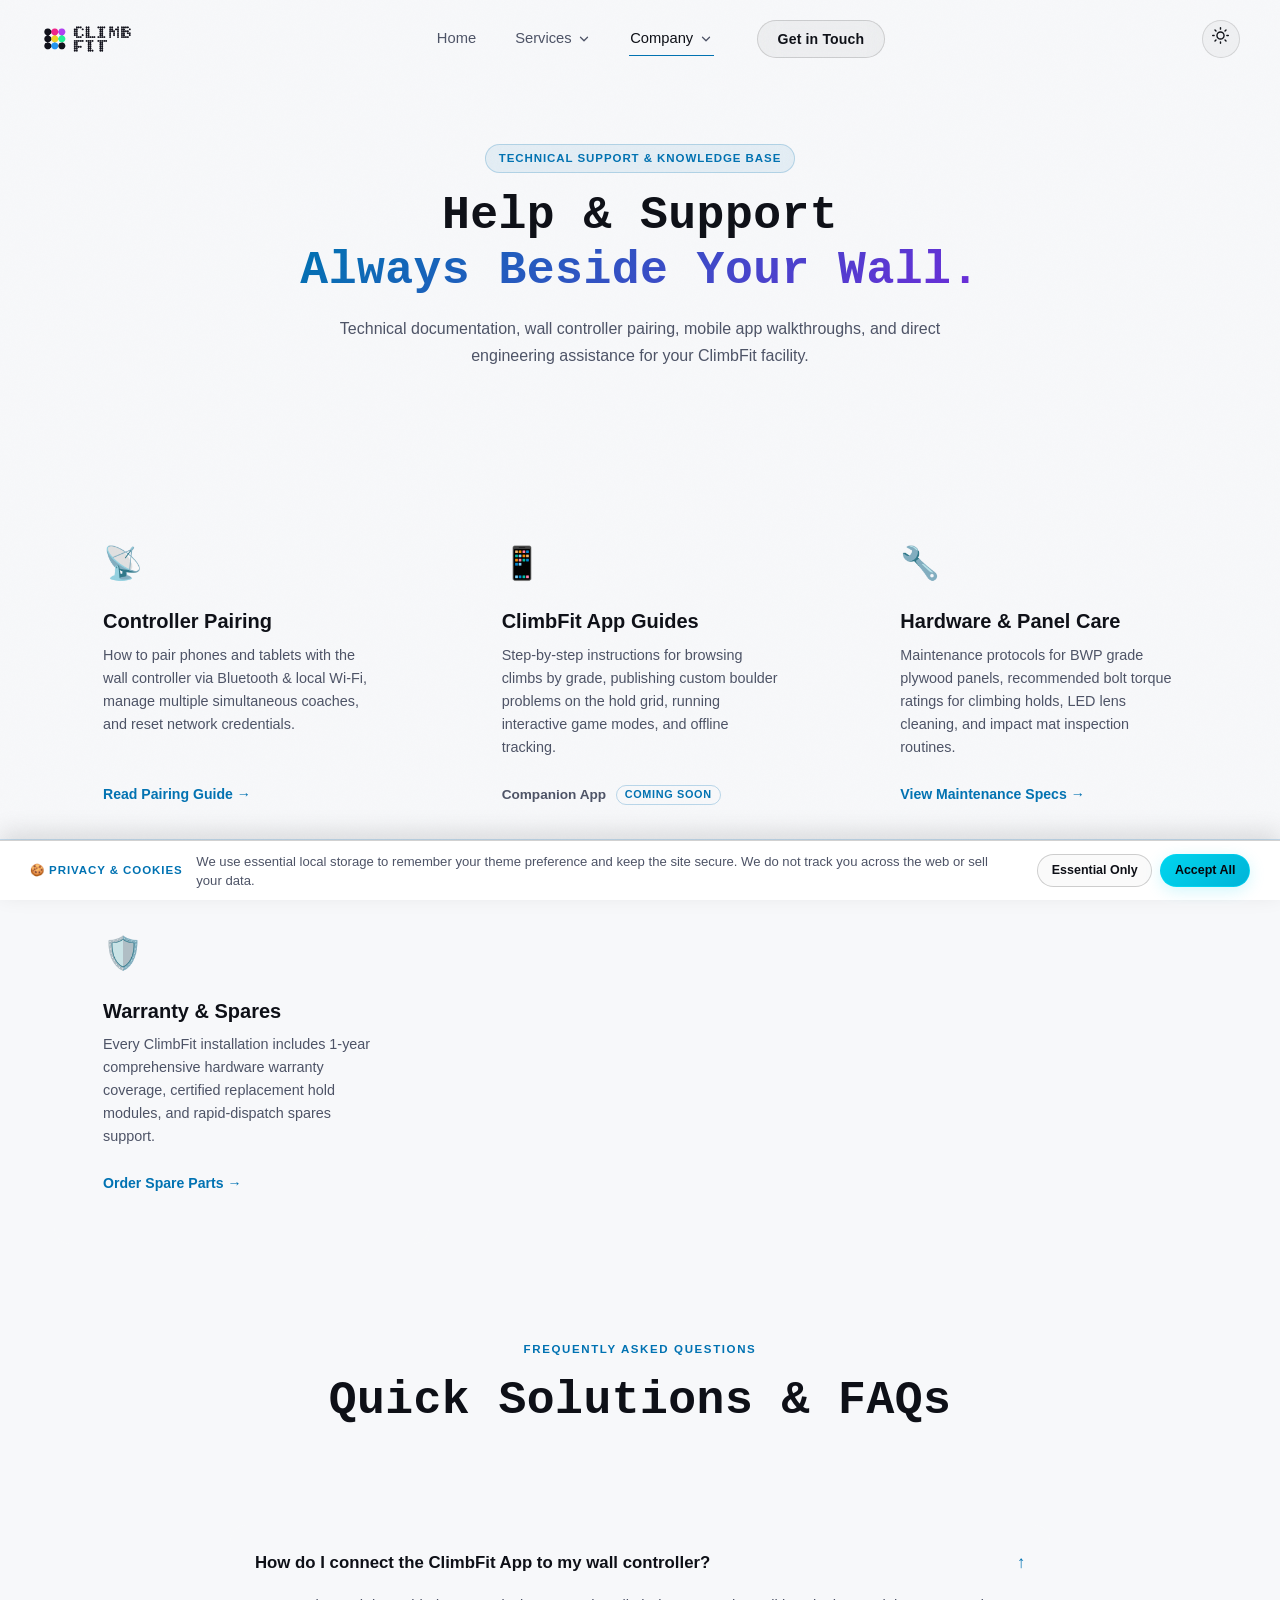
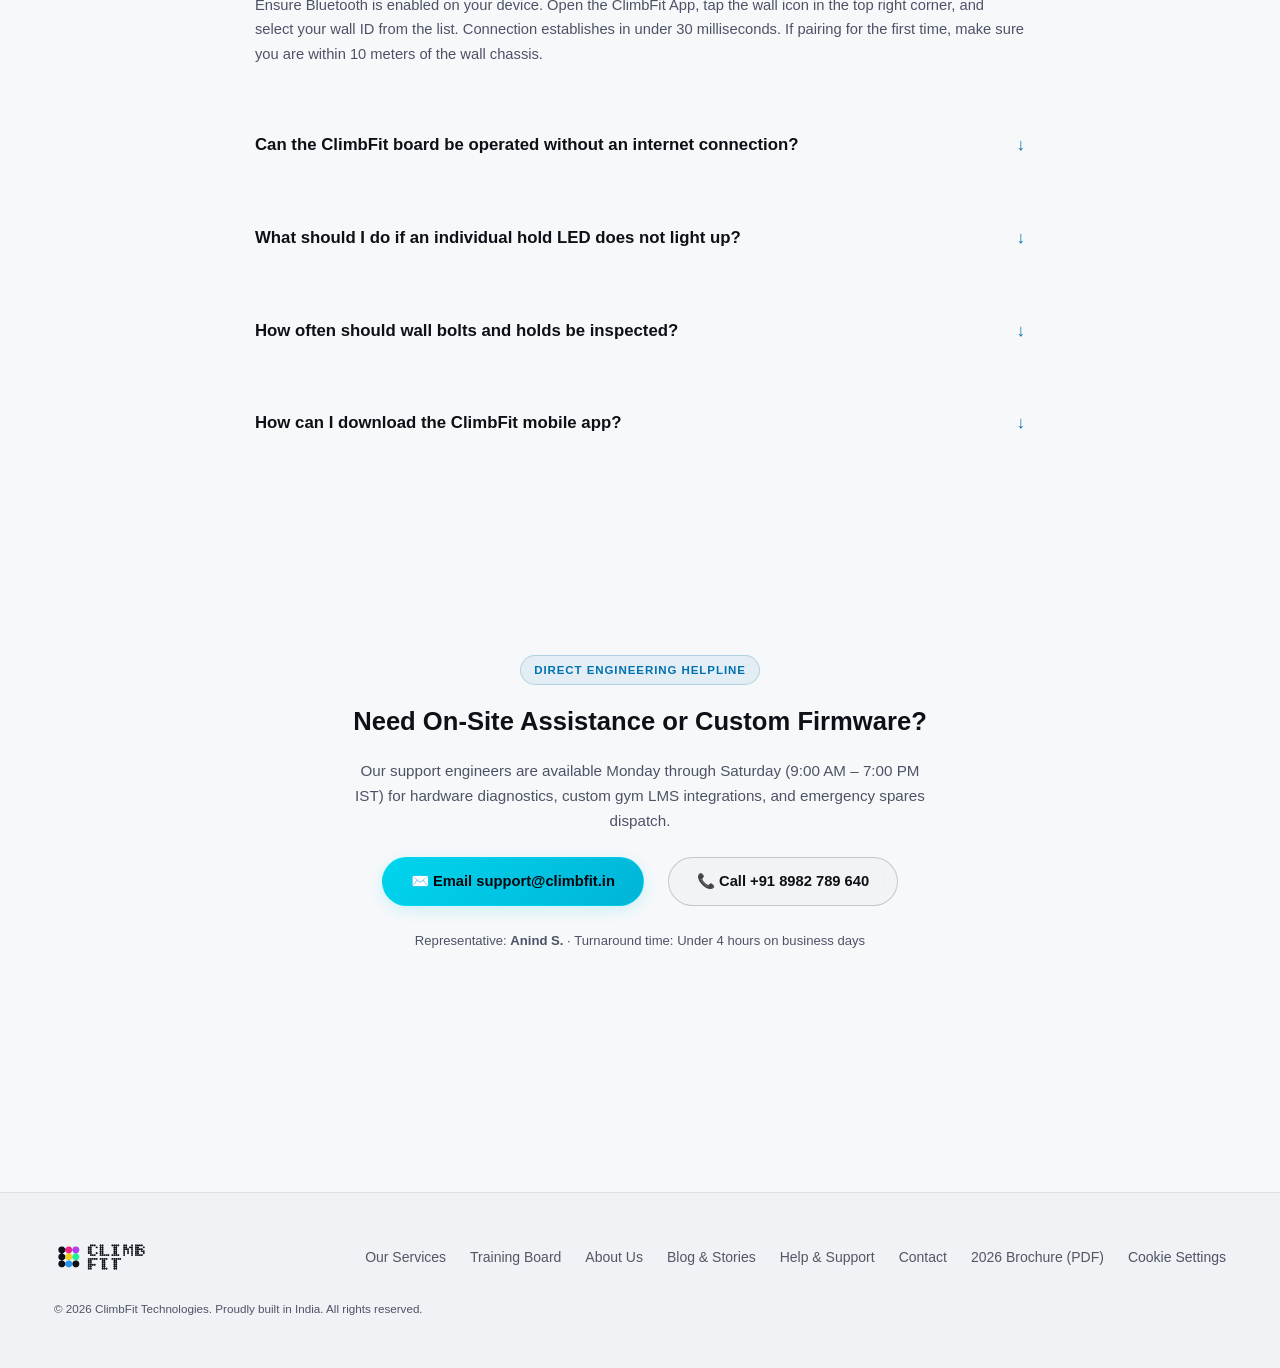
<file: support.html>
<!DOCTYPE html>
<html lang="en" data-theme="dark">

<head>
  <meta charset="UTF-8">
  <meta name="viewport" content="width=device-width, initial-scale=1.0">
  <title>Help &amp; Support | ClimbFit (Climb Fit India) Technical Assistance</title>
  <meta name="description"
    content="Official ClimbFit Help &amp; Support Center. User guides for the ClimbFit mobile app, wall controller pairing, LED hold maintenance, hardware warranty, and technical service.">
  <meta name="keywords"
    content="ClimbFit support, Climb Fit help, climbing wall pairing, LED hold replacement, ClimbFit troubleshooting, wall controller reset, climb fit customer care">
  <link rel="canonical" href="https://www.climbfit.in/support.html">
  <meta name="robots" content="index, follow, max-snippet:-1, max-image-preview:large, max-video-preview:-1">

  <!-- International & Multi-Geography SEO -->
  <link rel="alternate" hreflang="x-default" href="https://www.climbfit.in/support.html">
  <link rel="alternate" hreflang="en" href="https://www.climbfit.in/support.html">
  <link rel="alternate" hreflang="en-IN" href="https://www.climbfit.in/support.html">
  <link rel="alternate" hreflang="en-US" href="https://www.climbfit.in/support.html">
  <link rel="alternate" hreflang="en-GB" href="https://www.climbfit.in/support.html">
  <link rel="alternate" hreflang="en-AU" href="https://www.climbfit.in/support.html">
  <link rel="alternate" hreflang="en-SG" href="https://www.climbfit.in/support.html">
  <link rel="alternate" hreflang="en-AE" href="https://www.climbfit.in/support.html">
  <meta name="distribution" content="global">
  <meta name="coverage" content="Worldwide">

  <!-- Google Search Console Verification -->
  <meta name="google-site-verification" content="ADD_GOOGLE_VERIFICATION_TOKEN_HERE">

  <!-- Favicon suite -->
  <link rel="icon" type="image/png" sizes="32x32" href="favicon.png?v=20261103">
  <link rel="icon" type="image/png" sizes="16x16" href="assets/brand/favicon.png?v=20261103">
  <link rel="apple-touch-icon" sizes="180x180" href="assets/brand/favicon.png?v=20261103">
  <link rel="shortcut icon" href="favicon.ico?v=20261103">
  <link rel="manifest" href="site.webmanifest">

  <!-- Security & Privacy Meta -->
  <meta http-equiv="Content-Security-Policy"
    content="default-src 'self'; script-src 'self' 'unsafe-inline' https://www.clarity.ms https://*.clarity.ms; style-src 'self' 'unsafe-inline' https://fonts.googleapis.com; font-src 'self' https://fonts.gstatic.com data:; img-src 'self' data: https: https://*.clarity.ms; connect-src 'self' https://*.clarity.ms;">
  <meta http-equiv="X-Content-Type-Options" content="nosniff">
  <meta name="referrer" content="strict-origin-when-cross-origin">

  <!-- Microsoft Clarity Tracking -->
  <script type="text/javascript">
    (function (c, l, a, r, i, t, y) {
      c[a] = c[a] || function () { (c[a].q = c[a].q || []).push(arguments) };
      t = l.createElement(r); t.async = 1; t.src = "https://www.clarity.ms/tag/" + i;
      y = l.getElementsByTagName(r)[0]; y.parentNode.insertBefore(t, y);
    })(window, document, "clarity", "script", "z7lsmypvm0");
  </script>

  <!-- Open Graph -->
  <meta property="og:type" content="website">
  <meta property="og:site_name" content="ClimbFit">
  <meta property="og:url" content="https://www.climbfit.in/support.html">
  <meta property="og:title" content="Help &amp; Support | ClimbFit (Climb Fit India)">
  <meta property="og:description"
    content="Official ClimbFit Help &amp; Support Center. User guides for the ClimbFit mobile app, wall controller pairing, LED hold maintenance, and technical service.">
  <meta property="og:image" content="https://www.climbfit.in/assets/brand/hero-climbfit-board.jpg">
  <meta property="og:locale" content="en_US">
  <meta property="og:locale:alternate" content="en_GB">
  <meta property="og:locale:alternate" content="en_IN">
  <meta property="og:locale:alternate" content="en_AU">
  <meta property="og:locale:alternate" content="en_SG">
  <meta property="og:locale:alternate" content="en_AE">

  <!-- Fonts: Geist (Headings), Inter (Body), Bitcount (Highlights) -->
  <link rel="preconnect" href="https://fonts.googleapis.com">
  <link rel="preconnect" href="https://fonts.gstatic.com" crossorigin>
  <link
    href="https://fonts.googleapis.com/css2?family=Bitcount:wght@100..900&family=Geist:wght@300;400;500;600;700;800;900&family=Inter:wght@300;400;500;600;700;800&display=swap"
    rel="stylesheet">
  <link rel="stylesheet" href="css/style.css">

  <style>
    .support-hero {
      padding: clamp(6rem, 12vw, 9rem) 0 clamp(3rem, 6vw, 4.5rem);
      text-align: center;
      position: relative;
      overflow: hidden;
    }

    .support-cards-grid {
      display: grid;
      grid-template-columns: repeat(auto-fit, minmax(280px, 1fr));
      gap: var(--space-m);
      margin-bottom: var(--space-xl);
    }

    .support-card {
      background: rgba(255, 255, 255, 0.02);
      border: 1px solid rgba(255, 255, 255, 0.06);
      border-radius: var(--r-m);
      padding: var(--space-l);
      transition: all 0.3s ease;
      display: flex;
      flex-direction: column;
    }

    .support-card:hover {
      border-color: rgba(0, 229, 255, 0.3);
      transform: translateY(-4px);
      box-shadow: 0 12px 30px rgba(0, 0, 0, 0.25);
    }

    .support-card-icon {
      font-size: 2rem;
      margin-bottom: var(--space-s);
      display: inline-block;
    }

    .support-faq-list {
      display: flex;
      flex-direction: column;
      gap: var(--space-s);
      max-width: 820px;
      margin: 0 auto var(--space-xl);
    }

    .support-faq-item {
      background: rgba(255, 255, 255, 0.02);
      border: 1px solid rgba(255, 255, 255, 0.06);
      border-radius: var(--r-m);
      padding: var(--space-m);
    }

    .support-faq-item summary {
      cursor: pointer;
      font-weight: 600;
      font-size: 1.05rem;
      color: var(--text);
      display: flex;
      justify-content: space-between;
      align-items: center;
      list-style: none;
    }

    .support-faq-item summary::-webkit-details-marker {
      display: none;
    }

    .support-faq-item summary::after {
      content: "↓";
      color: var(--accent-cyan);
      font-weight: 700;
      transition: transform 0.2s ease;
    }

    .support-faq-item[open] summary::after {
      transform: rotate(180deg);
    }

    .support-faq-item p {
      margin: var(--space-s) 0 0;
      color: var(--text-muted);
      font-size: 0.92rem;
      line-height: 1.65;
    }
  </style>

  <!-- Schema.org JSON-LD -->
  <script type="application/ld+json">
  {
    "@context": "https://schema.org",
    "@type": "ContactPage",
    "name": "ClimbFit Help & Support",
    "url": "https://www.climbfit.in/support.html",
    "description": "Technical support, user manuals, controller setup, and customer care for ClimbFit smart climbing wall systems.",
    "mainEntity": {
      "@type": "Organization",
      "name": "ClimbFit",
      "alternateName": ["Climb Fit", "Climb Fit India", "ClimbFit India"],
      "url": "https://www.climbfit.in",
      "contactPoint": {
        "@type": "ContactPoint",
        "telephone": "+918982789640",
        "contactType": "technical support",
        "email": "support@climbfit.in",
        "availableLanguage": ["English", "Hindi"]
      }
    }
  }
  </script>
</head>

<body>
  <a href="#main-content" class="skip-link">Skip to main content</a>

  <!-- ── Navigation ─────────────────────────────────────────── -->
  <nav class="site-nav" id="site-nav" aria-label="Main navigation">
    <div class="container nav-inner">
      <a href="index.html" class="nav-logo" aria-label="ClimbFit homepage">
        <img src="assets/brand/logo.png" alt="ClimbFit" class="nav-logo-img logo-dark-theme" height="30">
        <img src="assets/brand/logo-dark.png" alt="ClimbFit" class="nav-logo-img logo-light-theme" height="30">
      </a>
      <div class="nav-links" role="menubar" aria-label="Site navigation">
        <a href="index.html" role="menuitem">Home</a>

        <!-- Services Dropdown -->
        <div class="nav-dropdown" role="none">
          <button type="button" class="nav-dropdown-trigger" aria-haspopup="true" aria-expanded="false" id="services-menu-btn">
            <span>Services</span>
            <svg class="dropdown-chevron" viewBox="0 0 24 24" width="14" height="14" aria-hidden="true" fill="none" stroke="currentColor" stroke-width="2.2" stroke-linecap="round" stroke-linejoin="round"><polyline points="6 9 12 15 18 9"/></svg>
          </button>
          <div class="nav-dropdown-menu" role="menu" aria-labelledby="services-menu-btn">
            <a href="services.html" class="nav-dropdown-item" role="menuitem">
              <span class="dropdown-item-title">All Services &amp; Products</span>
              <span class="dropdown-item-desc">Turnkey setups, hardware &amp; installation</span>
            </a>
            <a href="training-board.html" class="nav-dropdown-item" role="menuitem">
              <span class="dropdown-item-title">Modular Training Boards</span>
              <span class="dropdown-item-desc">Sizes S, M, L with RGB LED holds</span>
            </a>
            <a href="training-board.html#mobile-app" class="nav-dropdown-item" role="menuitem">
              <span class="dropdown-item-title">Mobile App</span>
              <span class="dropdown-item-desc">Route setter, LED sync &amp; climber logbook</span>
            </a>
            <a href="services.html#custom-solutions" class="nav-dropdown-item" role="menuitem">
              <span class="dropdown-item-title">Custom Solutions</span>
              <span class="dropdown-item-desc">Atrium adventure towers &amp; bespoke geometries</span>
            </a>
          </div>
        </div>

        <!-- Company Dropdown -->
        <div class="nav-dropdown" role="none">
          <button type="button" class="nav-dropdown-trigger" aria-haspopup="true" aria-expanded="false" id="company-menu-btn">
            <span>Company</span>
            <svg class="dropdown-chevron" viewBox="0 0 24 24" width="14" height="14" aria-hidden="true" fill="none" stroke="currentColor" stroke-width="2.2" stroke-linecap="round" stroke-linejoin="round"><polyline points="6 9 12 15 18 9"/></svg>
          </button>
          <div class="nav-dropdown-menu" role="menu" aria-labelledby="company-menu-btn">
            <a href="about.html" class="nav-dropdown-item" role="menuitem">
              <span class="dropdown-item-title">About Us</span>
              <span class="dropdown-item-desc">Our mission, story &amp; founder's note</span>
            </a>
            <a href="blog.html" class="nav-dropdown-item" role="menuitem">
              <span class="dropdown-item-title">Blog &amp; Stories</span>
              <span class="dropdown-item-desc">Engineering updates &amp; PE case studies</span>
            </a>
            <a href="support.html" class="nav-dropdown-item" role="menuitem">
              <span class="dropdown-item-title">Help &amp; Support</span>
              <span class="dropdown-item-desc">Pairing guides, FAQs &amp; technical care</span>
            </a>
            <a href="about.html#contact" class="nav-dropdown-item" role="menuitem">
              <span class="dropdown-item-title">Contact</span>
              <span class="dropdown-item-desc">Discuss your facility layout &amp; pricing</span>
            </a>
          </div>
        </div>

        <a href="about.html#contact" class="nav-cta" role="menuitem">Get in Touch</a>
      </div>
      <div class="nav-controls">
        <button class="theme-toggle" aria-label="Switch to light mode" id="theme-btn">
          <span class="icon-moon" aria-hidden="true">
            <svg viewBox="0 0 24 24" fill="none" stroke="currentColor" stroke-width="2" stroke-linecap="round"
              stroke-linejoin="round" aria-hidden="true">
              <path d="M21 12.79A9 9 0 1 1 11.21 3 7 7 0 0 0 21 12.79z" />
            </svg>
          </span>
        </button>
        <button class="nav-menu-btn" aria-label="Open navigation menu" aria-expanded="false"
          aria-controls="nav-links-mobile">
          <span></span><span></span><span></span>
        </button>
      </div>
    </div>
  </nav>

  <main id="main-content">

    <!-- ── Hero ────────────────────────────────────────────── -->
    <section class="support-hero">
      <div class="glow-orb hero-orb-1" aria-hidden="true"></div>
      <div class="glow-orb hero-orb-2" aria-hidden="true"></div>
      <div class="container">
        <span class="tag tag-cyan" style="margin-bottom:var(--space-s);">Technical Support &amp; Knowledge Base</span>
        <h1 class="heading-1" style="margin-bottom:var(--space-s);">
          Help &amp; Support<br><span class="gradient-text">Always Beside Your Wall.</span>
        </h1>
        <p style="color:var(--text-muted);max-width:620px;margin:0 auto;line-height:1.7;">
          Technical documentation, wall controller pairing, mobile app walkthroughs, and direct engineering assistance for your ClimbFit facility.
        </p>
      </div>
    </section>

    <!-- ── Support Categories ──────────────────────────────── -->
    <section class="section-sm">
      <div class="container">
        <div class="support-cards-grid reveal">
          <div class="support-card">
            <span class="support-card-icon" aria-hidden="true">📡</span>
            <h3 style="font-size:1.25rem;font-weight:700;margin-bottom:0.4rem;">Controller Pairing</h3>
            <p style="color:var(--text-muted);font-size:0.9rem;line-height:1.6;margin-bottom:var(--space-m);flex:1;">
              How to pair phones and tablets with the wall controller via Bluetooth &amp; local Wi-Fi, manage multiple simultaneous coaches, and reset network credentials.
            </p>
            <a href="#faqs" style="color:var(--accent-cyan);font-weight:600;font-size:0.88rem;">Read Pairing Guide →</a>
          </div>

          <div class="support-card">
            <span class="support-card-icon" aria-hidden="true">📱</span>
            <h3 style="font-size:1.25rem;font-weight:700;margin-bottom:0.4rem;">ClimbFit App Guides</h3>
            <p style="color:var(--text-muted);font-size:0.9rem;line-height:1.6;margin-bottom:var(--space-m);flex:1;">
              Step-by-step instructions for browsing climbs by grade, publishing custom boulder problems on the hold grid, running interactive game modes, and offline tracking.
            </p>
            <div style="display:flex;align-items:center;gap:0.6rem;margin-top:auto;">
              <span style="font-size:0.85rem;font-weight:600;color:var(--text-muted);">Companion App</span>
              <span class="badge-coming-soon">Coming Soon</span>
            </div>
          </div>

          <div class="support-card">
            <span class="support-card-icon" aria-hidden="true">🔧</span>
            <h3 style="font-size:1.25rem;font-weight:700;margin-bottom:0.4rem;">Hardware &amp; Panel Care</h3>
            <p style="color:var(--text-muted);font-size:0.9rem;line-height:1.6;margin-bottom:var(--space-m);flex:1;">
              Maintenance protocols for BWP grade plywood panels, recommended bolt torque ratings for climbing holds, LED lens cleaning, and impact mat inspection routines.
            </p>
            <a href="#faqs" style="color:var(--accent-cyan);font-weight:600;font-size:0.88rem;">View Maintenance Specs →</a>
          </div>

          <div class="support-card">
            <span class="support-card-icon" aria-hidden="true">🛡️</span>
            <h3 style="font-size:1.25rem;font-weight:700;margin-bottom:0.4rem;">Warranty &amp; Spares</h3>
            <p style="color:var(--text-muted);font-size:0.9rem;line-height:1.6;margin-bottom:var(--space-m);flex:1;">
              Every ClimbFit installation includes 1-year comprehensive hardware warranty coverage, certified replacement hold modules, and rapid-dispatch spares support.
            </p>
            <a href="about.html#contact" style="color:var(--accent-cyan);font-weight:600;font-size:0.88rem;">Order Spare Parts →</a>
          </div>
        </div>

        <!-- ── Frequently Asked Technical Questions ─────────── -->
        <header class="section-header reveal" id="faqs" style="margin-top:var(--space-xl);">
          <span class="label" aria-hidden="true">Frequently Asked Questions</span>
          <h2 class="heading-1">Quick Solutions &amp; FAQs</h2>
        </header>

        <div class="support-faq-list reveal">
          <details class="support-faq-item" open>
            <summary>How do I connect the ClimbFit App to my wall controller?</summary>
            <p>
              Ensure Bluetooth is enabled on your device. Open the ClimbFit App, tap the wall icon in the top right corner, and select your wall ID from the list. Connection establishes in under 30 milliseconds. If pairing for the first time, make sure you are within 10 meters of the wall chassis.
            </p>
          </details>

          <details class="support-faq-item">
            <summary>Can the ClimbFit board be operated without an internet connection?</summary>
            <p>
              Yes. All preloaded routes, benchmark problems, and interactive games are cached locally on your device and the wall controller. You can run training sessions and school PE classes 100% offline. Logs sync automatically whenever an internet connection is re-established.
            </p>
          </details>

          <details class="support-faq-item">
            <summary>What should I do if an individual hold LED does not light up?</summary>
            <p>
              Our RGB LEDs operate on a fault-tolerant parallel circuit, meaning if one hold LED encounters an issue, the remaining 200+ holds continue functioning normally. To inspect the hold, unscrew the M10 bolt, inspect the moisture-sealed plug connector behind the panel, and reseat it. If a hold needs replacement, contact us for an instant spare under warranty.
            </p>
          </details>

          <details class="support-faq-item">
            <summary>How often should wall bolts and holds be inspected?</summary>
            <p>
              For commercial gyms and school facilities with daily usage, we recommend a visual safety check weekly and a hold torque check (35–40 Nm) once a month. Our turnkey maintenance service can also schedule periodic on-site inspections.
            </p>
          </details>

          <details class="support-faq-item">
            <summary>How can I download the ClimbFit mobile app?</summary>
            <p>
              The ClimbFit companion app is coming soon for iOS and Android. Facility owners and pilot campuses currently receive dedicated tablets and beta firmware pre-installed with their hardware. Public mobile app release dates will be announced on our website and blog.
            </p>
          </details>
        </div>

        <!-- ── Direct Technical Support Banner ──────────────── -->
        <div class="reveal"
          style="background:rgba(255,255,255,0.02);border:1px solid rgba(255,255,255,0.08);border-radius:var(--r-l);padding:var(--space-xl) var(--space-l);text-align:center;max-width:820px;margin:0 auto var(--space-xl);">
          <span class="tag tag-cyan" style="margin-bottom:var(--space-s);">Direct Engineering Helpline</span>
          <h2 style="font-size:1.6rem;font-weight:700;margin-bottom:var(--space-s);">Need On-Site Assistance or Custom Firmware?</h2>
          <p style="color:var(--text-muted);font-size:0.95rem;max-width:580px;margin:0 auto var(--space-m);line-height:1.65;">
            Our support engineers are available Monday through Saturday (9:00 AM – 7:00 PM IST) for hardware diagnostics, custom gym LMS integrations, and emergency spares dispatch.
          </p>
          <div style="display:flex;justify-content:center;gap:var(--space-m);flex-wrap:wrap;margin-bottom:var(--space-m);">
            <a href="mailto:support@climbfit.in" class="btn btn-primary">✉️ Email support@climbfit.in</a>
            <a href="tel:+918982789640" class="btn btn-outline">📞 Call +91 8982 789 640</a>
          </div>
          <p style="font-size:0.82rem;color:var(--text-muted);margin:0;">
            Representative: <strong>Anind S.</strong> · Turnaround time: Under 4 hours on business days
          </p>
        </div>

      </div>
    </section>

  </main>

  <!-- ── Footer ─────────────────────────────────────────────── -->
  <footer class="site-footer" aria-label="Site footer">
    <div class="container footer-inner">
      <a href="index.html" class="nav-logo" aria-label="ClimbFit homepage">
        <img src="assets/brand/logo.png" alt="ClimbFit" class="nav-logo-img logo-dark-theme" height="26" loading="lazy">
        <img src="assets/brand/logo-dark.png" alt="ClimbFit" class="nav-logo-img logo-light-theme" height="26"
          loading="lazy">
      </a>
      <nav class="footer-links" aria-label="Footer navigation">
        <a href="services.html">Our Services</a>
        <a href="training-board.html">Training Board</a>
        <a href="about.html">About Us</a>
        <a href="blog.html">Blog &amp; Stories</a>
        <a href="support.html" aria-current="page">Help &amp; Support</a>
        <a href="about.html#contact">Contact</a>
        <a href="assets/ClimbFit-Brochure-2026.pdf" download="ClimbFit-Brochure-2026.pdf"
          style="color:var(--accent-yellow);">2026 Brochure (PDF)</a>
        <button type="button" class="footer-link-btn" data-cookie-settings
          style="background:none;border:none;color:var(--text-muted);cursor:pointer;font-size:0.875rem;">Cookie
          Settings</button>
      </nav>
      <p class="body-s text-muted">
        <small>© 2026 ClimbFit Technologies. Proudly built in India. All rights reserved.</small>
      </p>
    </div>
  </footer>

  <script src="js/main.js"></script>
  <script src="js/cookie-consent.js" defer></script>
</body>

</html>
</file>
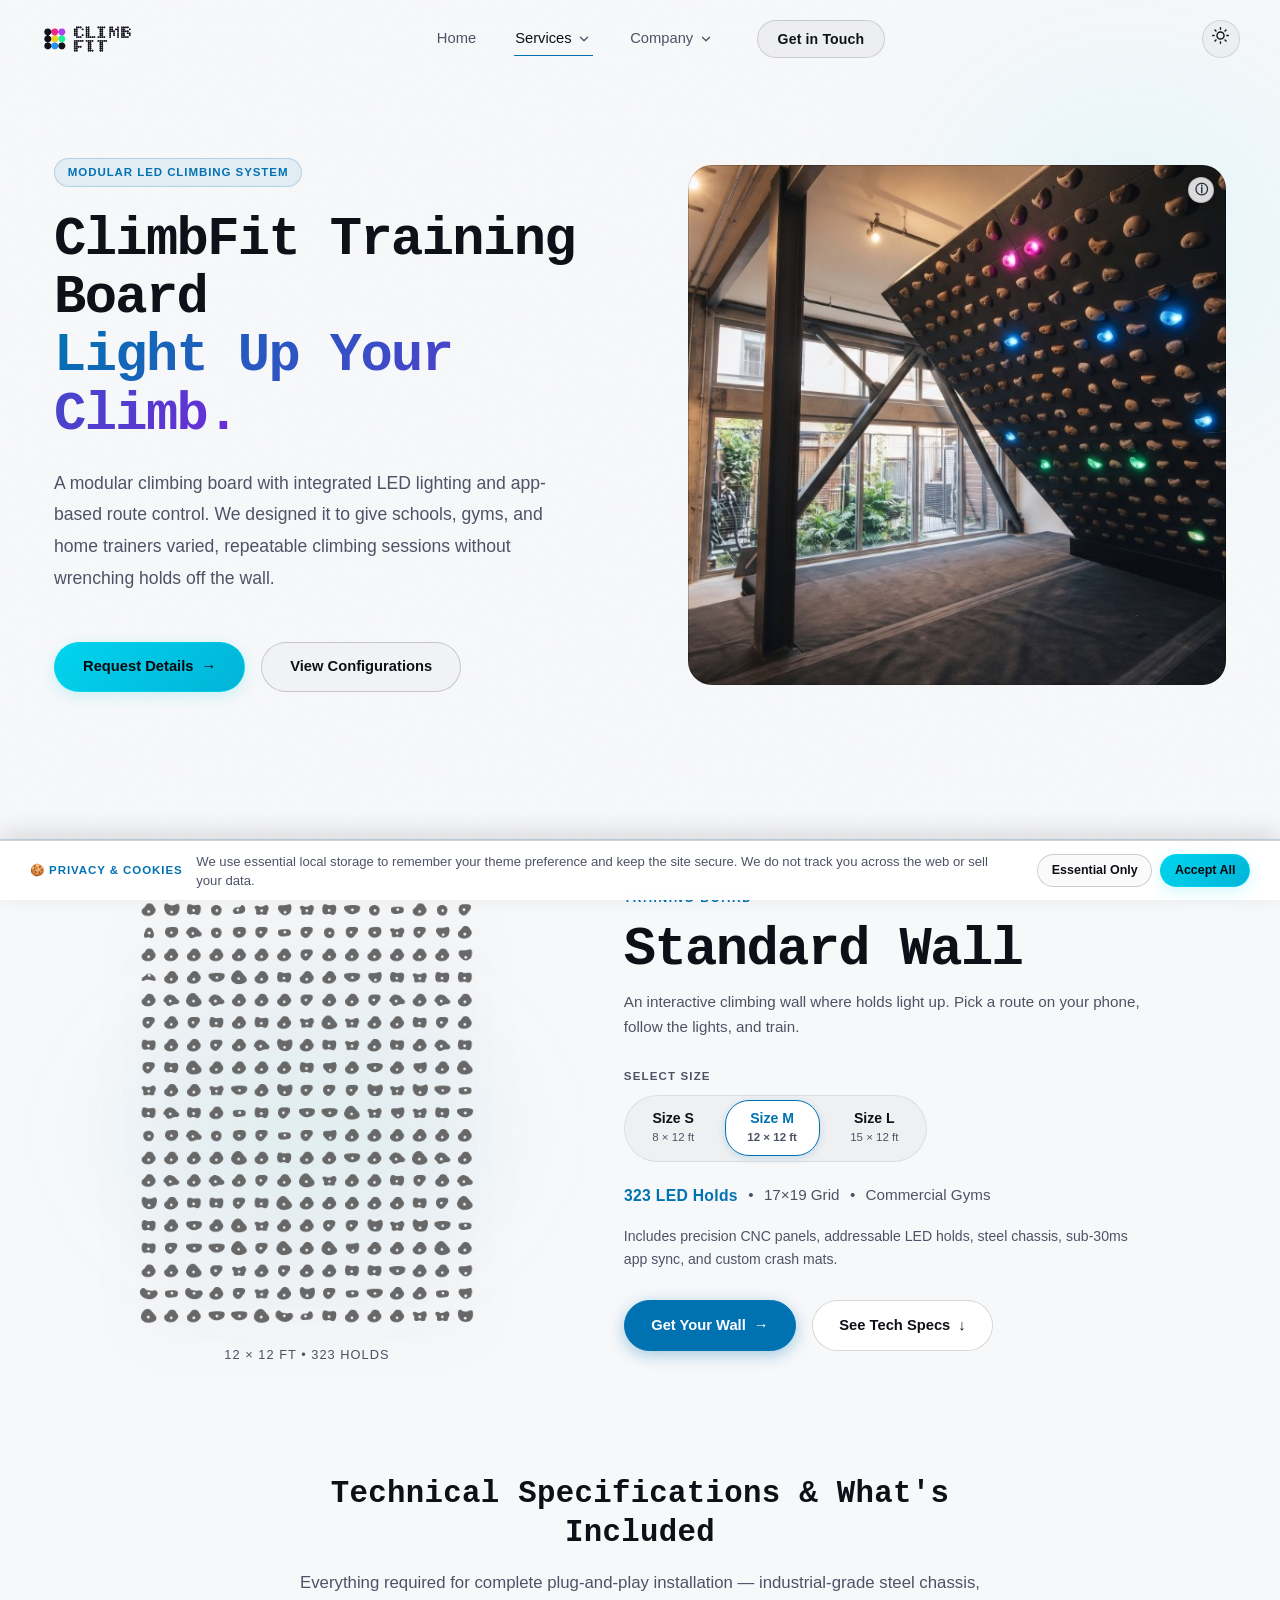
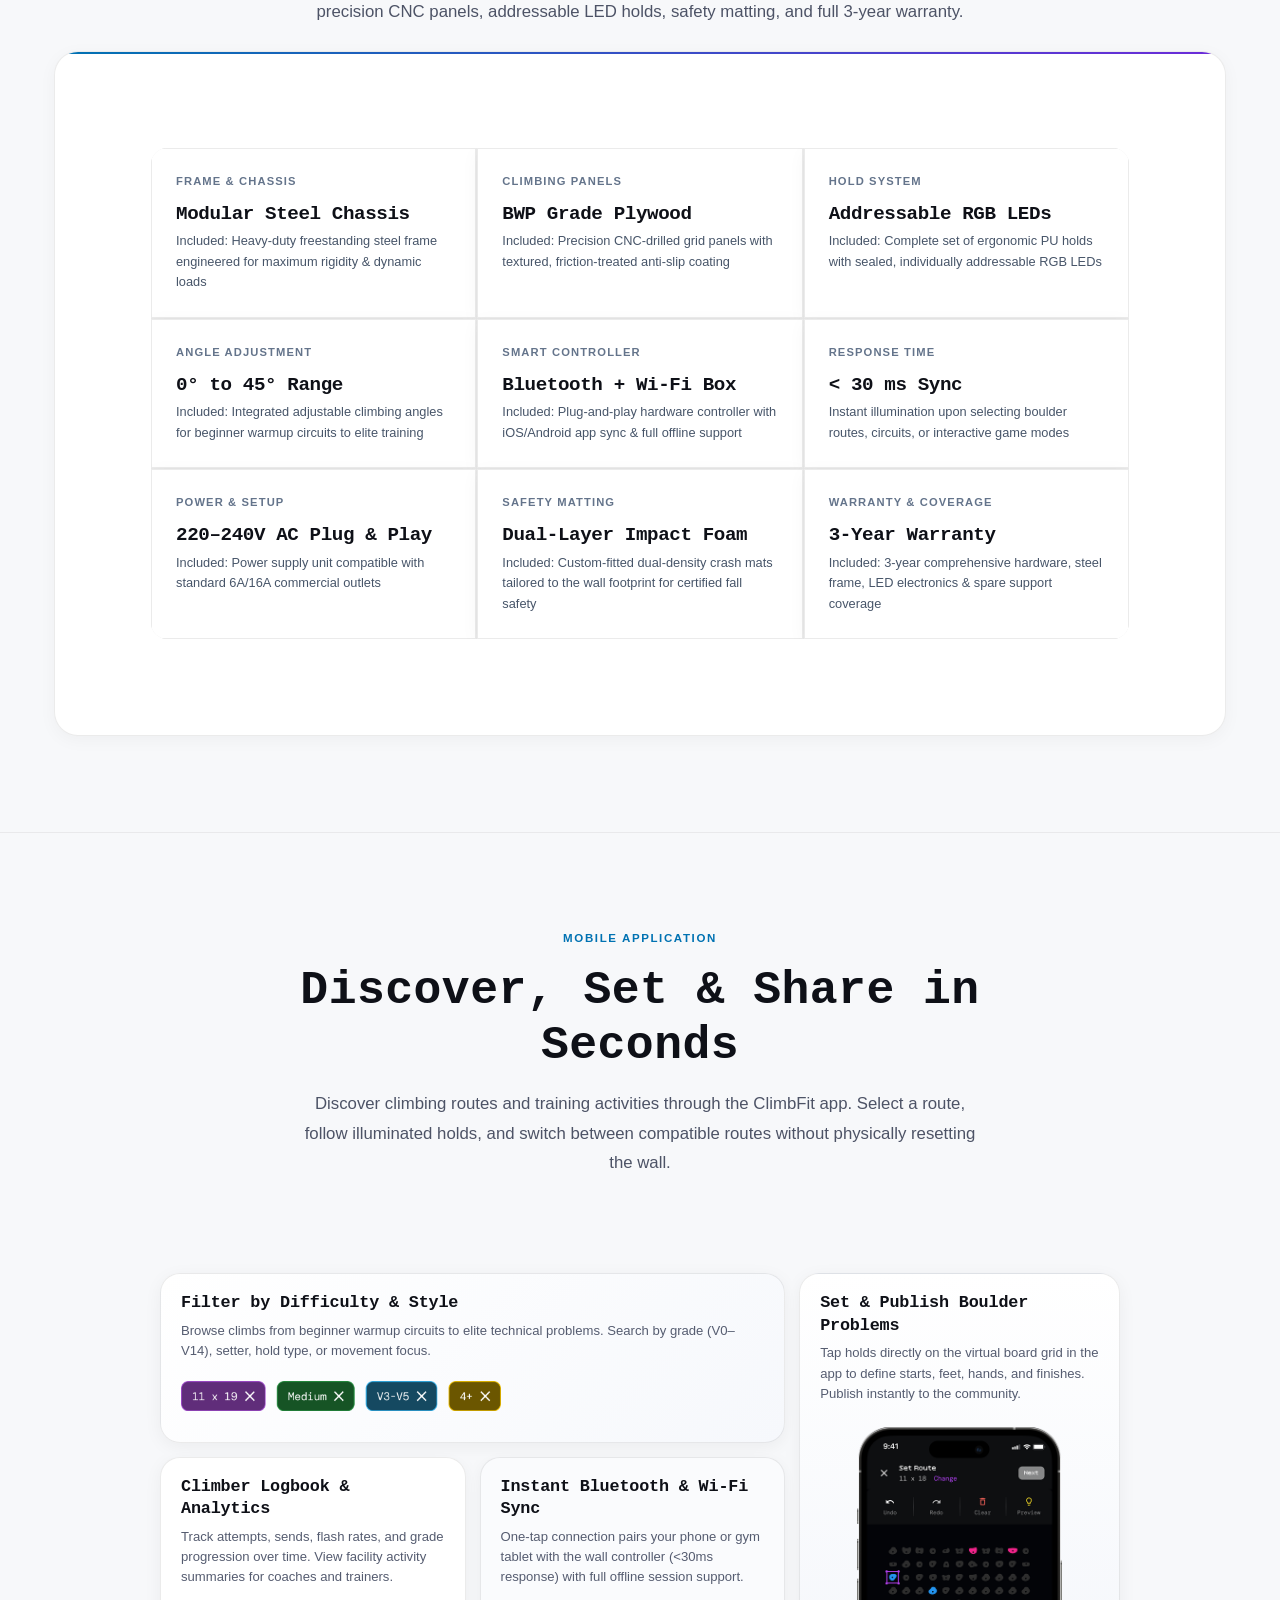
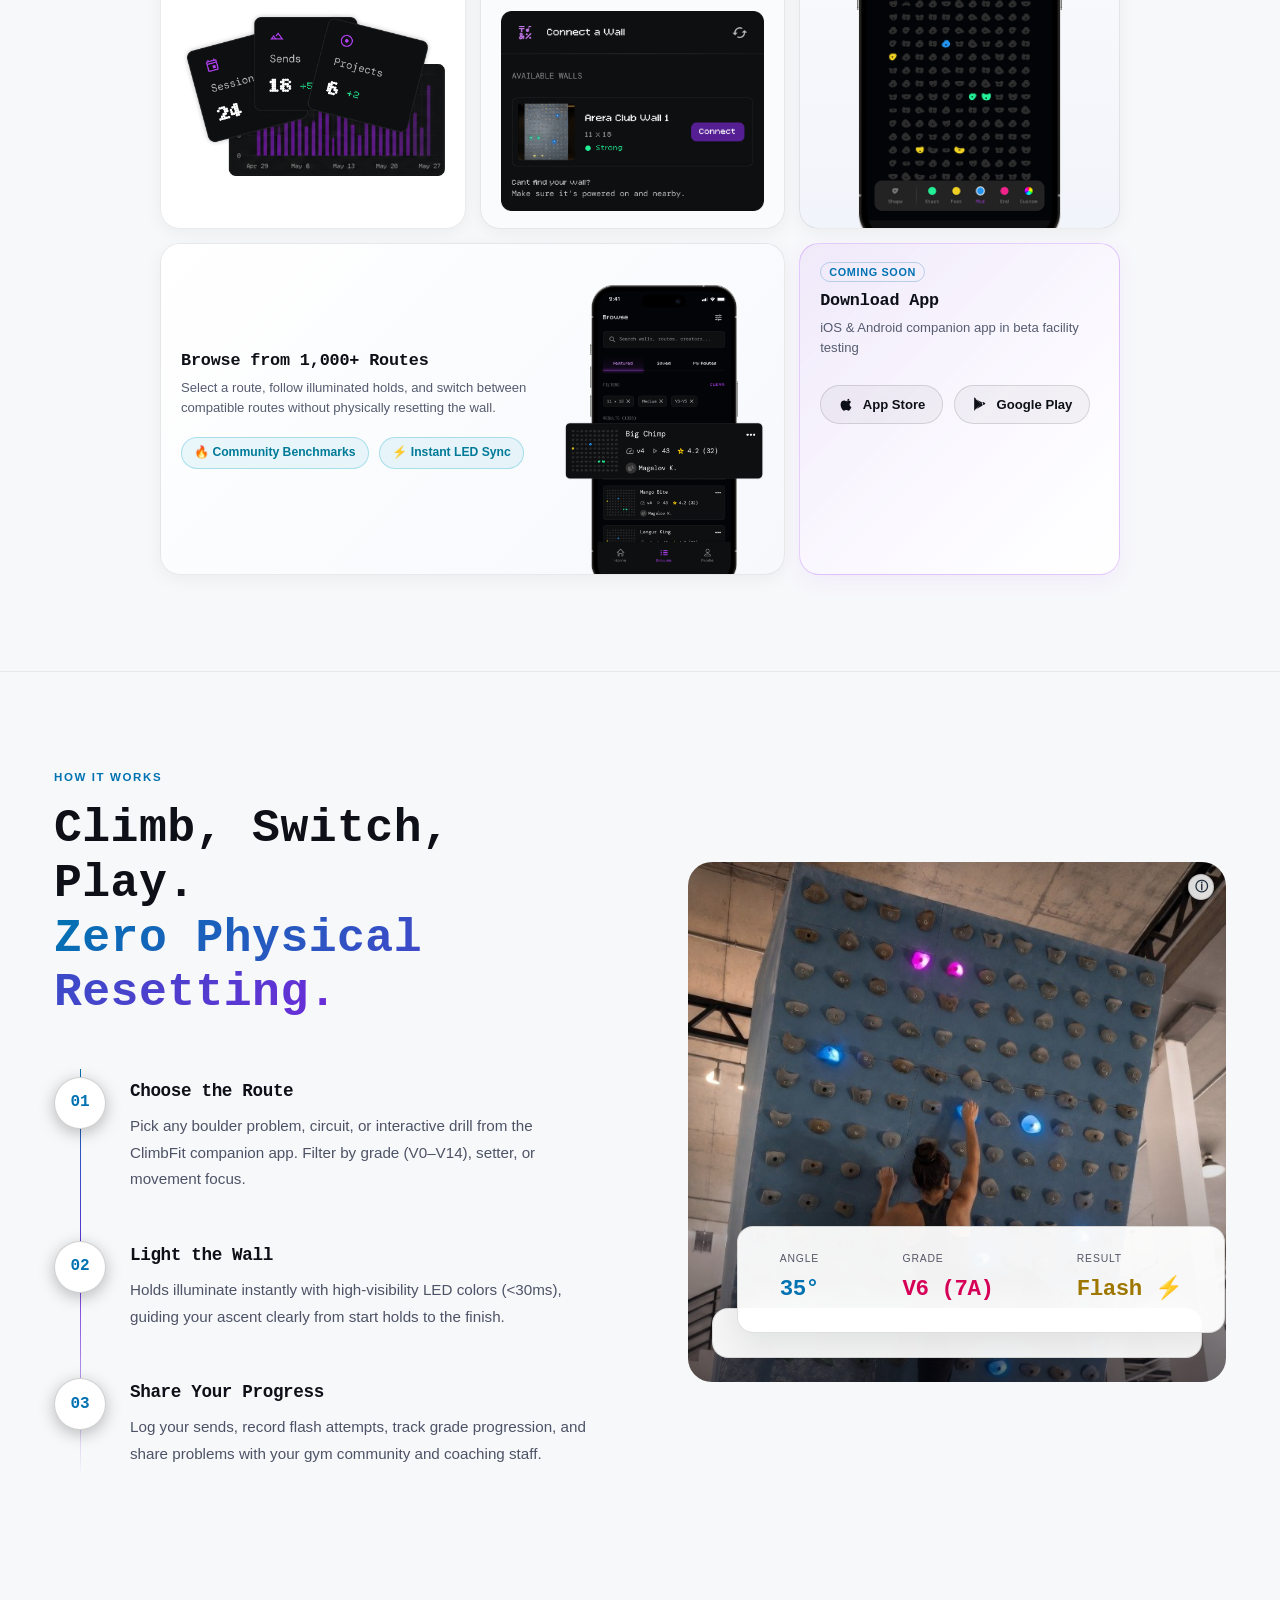
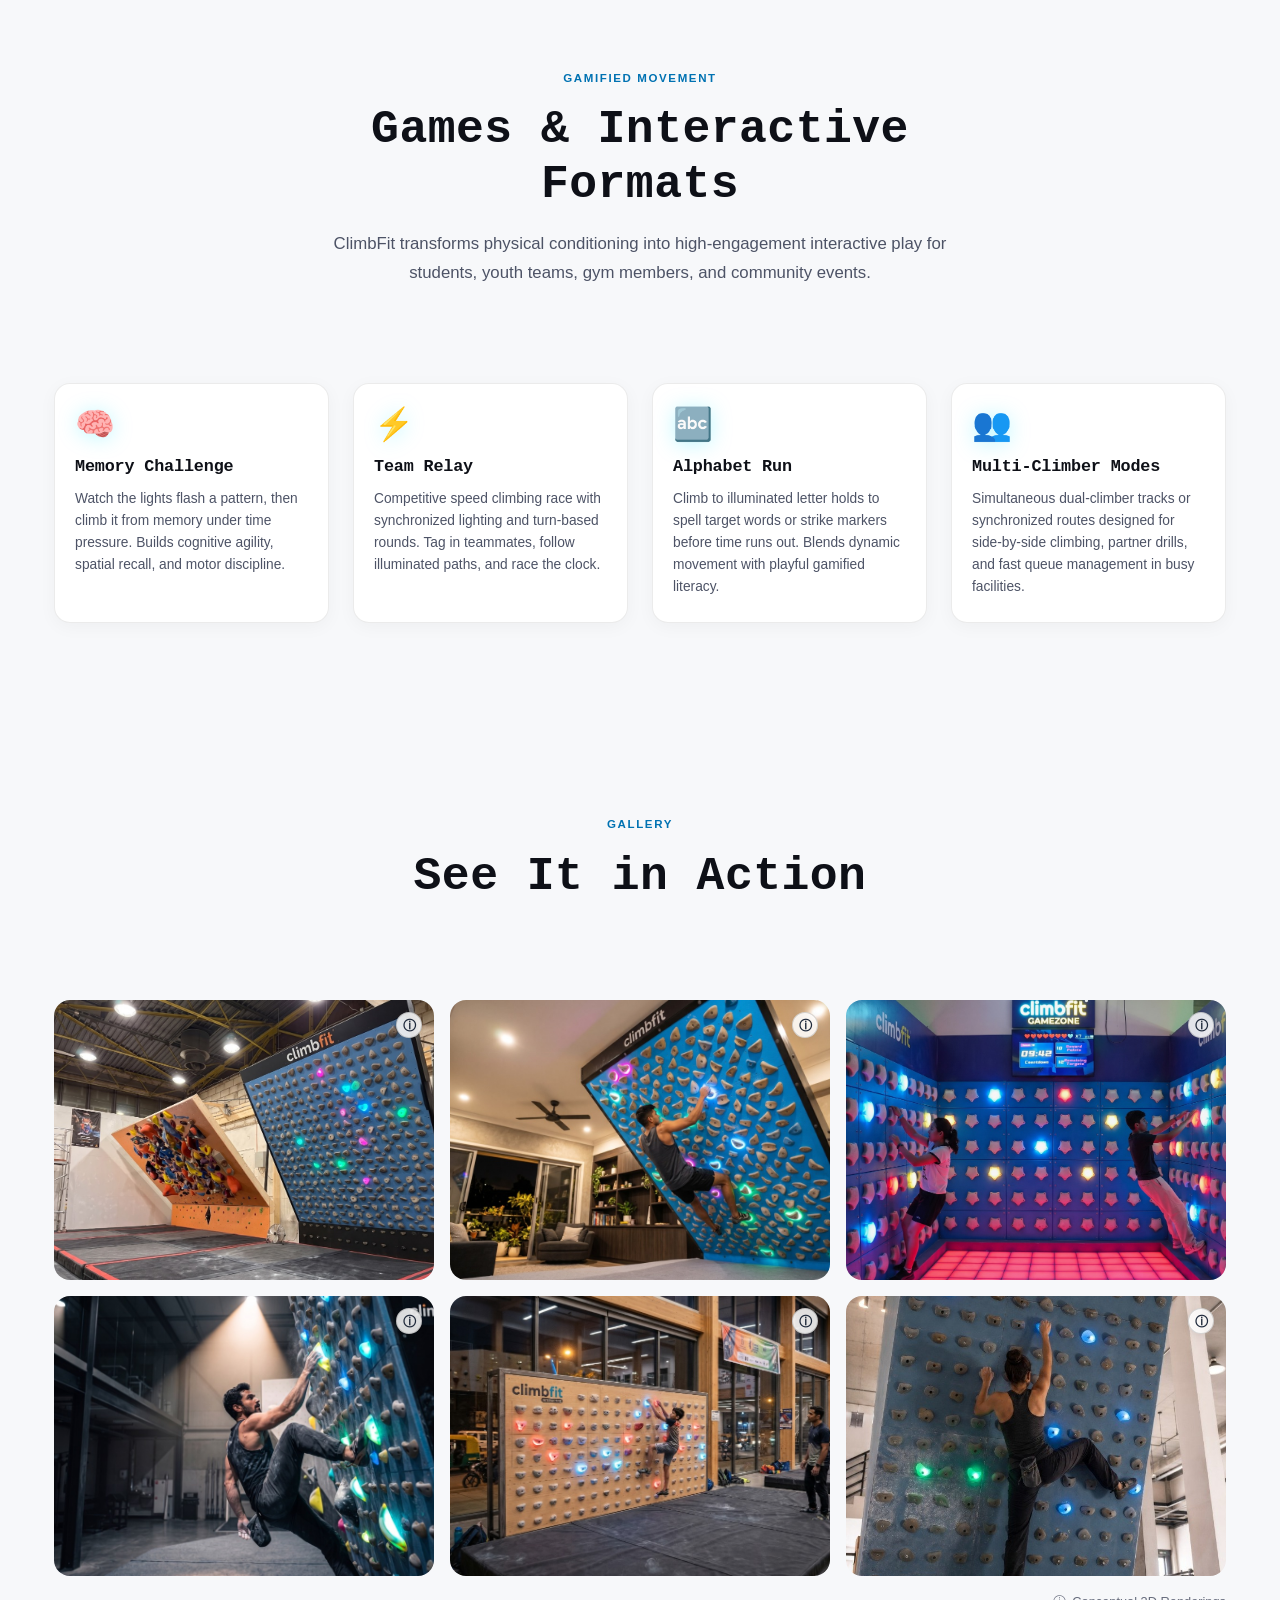
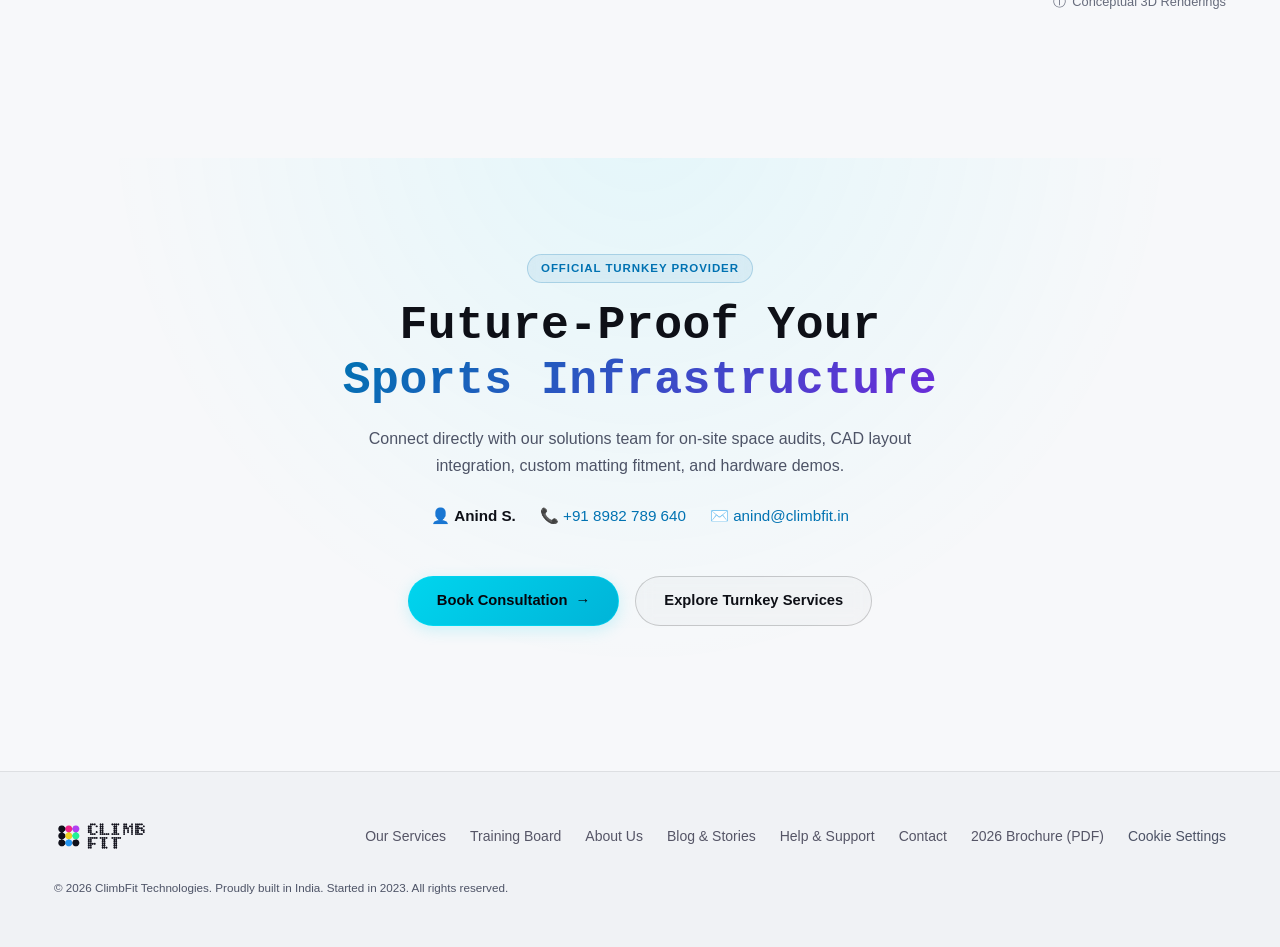
<file: training-board.html>
<!DOCTYPE html>
<html lang="en" data-theme="dark">

<head>
  <meta charset="UTF-8">
  <meta name="viewport" content="width=device-width, initial-scale=1.0">
  <title>ClimbFit Training Board (Climb Fit Wall) | Modular LED Climbing System</title>
  <meta name="description"
    content="The Climb Fit Wall by ClimbFit India: a modular smart climbing system with integrated LED lighting and app-based route control. Available in S (8x12ft), M (10x12ft), and L (12x12ft) with custom dual-layer crash mats.">
  <meta name="keywords"
    content="climb fit, climb fit wall, climb fit india, climbfit, climbfit training board, modular LED climbing board, smart bouldering wall, interactive climbing board India, Kilter board alternative, freestanding climbing wall, RGB illuminated holds">
  <link rel="canonical" href="https://www.climbfit.in/training-board.html">
  <meta name="robots" content="index, follow, max-snippet:-1, max-image-preview:large, max-video-preview:-1">

  <!-- International & Multi-Geography SEO -->
  <link rel="alternate" hreflang="x-default" href="https://www.climbfit.in/training-board.html">
  <link rel="alternate" hreflang="en" href="https://www.climbfit.in/training-board.html">
  <link rel="alternate" hreflang="en-IN" href="https://www.climbfit.in/training-board.html">
  <link rel="alternate" hreflang="en-US" href="https://www.climbfit.in/training-board.html">
  <link rel="alternate" hreflang="en-GB" href="https://www.climbfit.in/training-board.html">
  <link rel="alternate" hreflang="en-AU" href="https://www.climbfit.in/training-board.html">
  <link rel="alternate" hreflang="en-SG" href="https://www.climbfit.in/training-board.html">
  <link rel="alternate" hreflang="en-AE" href="https://www.climbfit.in/training-board.html">
  <meta name="distribution" content="global">
  <meta name="coverage" content="Worldwide">

  <!-- Google Search Console Verification (Replace content with your verification token) -->
  <meta name="google-site-verification" content="ADD_GOOGLE_VERIFICATION_TOKEN_HERE">

  <!-- Favicon suite (cache-busted) -->
  <link rel="icon" type="image/png" sizes="32x32" href="favicon.png?v=20261103">
  <link rel="icon" type="image/png" sizes="16x16" href="assets/brand/favicon.png?v=20261103">
  <link rel="apple-touch-icon" sizes="180x180" href="assets/brand/favicon.png?v=20261103">
  <link rel="shortcut icon" href="favicon.ico?v=20261103">
  <link rel="manifest" href="site.webmanifest">

  <!-- Security & Privacy Meta -->
  <meta http-equiv="Content-Security-Policy"
    content="default-src 'self'; script-src 'self' 'unsafe-inline' https://www.clarity.ms https://*.clarity.ms; style-src 'self' 'unsafe-inline' https://fonts.googleapis.com; font-src 'self' https://fonts.gstatic.com data:; img-src 'self' data: https: https://*.clarity.ms; connect-src 'self' https://*.clarity.ms;">
  <meta http-equiv="X-Content-Type-Options" content="nosniff">
  <meta name="referrer" content="strict-origin-when-cross-origin">

  <!-- Microsoft Clarity Tracking -->
  <script type="text/javascript">
      (function(c,l,a,r,i,t,y){
          c[a]=c[a]||function(){(c[a].q=c[a].q||[]).push(arguments)};
          t=l.createElement(r);t.async=1;t.src="https://www.clarity.ms/tag/"+i;
          y=l.getElementsByTagName(r)[0];y.parentNode.insertBefore(t,y);
      })(window, document, "clarity", "script", "z7lsmypvm0");
  </script>

  <!-- Open Graph -->
  <meta property="og:type" content="product">
  <meta property="og:site_name" content="ClimbFit">
  <meta property="og:url" content="https://www.climbfit.in/training-board.html">
  <meta property="og:title" content="ClimbFit Training Board (Climb Fit Wall) | Modular LED Climbing System">
  <meta property="og:description"
    content="Modular climbing system with integrated LED lighting and app-based route control. S (8x12ft, 209 holds), M (10x12ft, 323 holds), and L (12x12ft, 437 holds) for facilities worldwide.">
  <meta property="og:image" content="https://www.climbfit.in/assets/images/hero-climbfit.jpg">
  <meta property="og:locale" content="en_US">
  <meta property="og:locale:alternate" content="en_GB">
  <meta property="og:locale:alternate" content="en_IN">
  <meta property="og:locale:alternate" content="en_AU">
  <meta property="og:locale:alternate" content="en_SG">
  <meta property="og:locale:alternate" content="en_AE">

  <!-- Twitter -->
  <meta name="twitter:card" content="summary_large_image">
  <meta name="twitter:title" content="ClimbFit Training Board | Modular Smart LED Wall">
  <meta name="twitter:description"
    content="A modular climbing system with integrated LED lighting and app-based route control. S, M, and L configurations.">
  <meta name="twitter:image" content="https://www.climbfit.in/assets/images/hero-climbfit.jpg">

  <!-- Structured Data (JSON-LD Product) -->
  <script type="application/ld+json">
  {
    "@context": "https://schema.org",
    "@type": "Product",
    "name": "ClimbFit Training Board",
    "alternateName": [
      "Climb Fit Wall",
      "ClimbFit Wall",
      "Climb Fit Training Board",
      "Climb Fit Interactive Wall"
    ],
    "image": "https://www.climbfit.in/assets/images/hero-climbfit.jpg",
    "description": "Modular climbing system with integrated LED lighting and app-based route control. Engineered steel frame, RGB LED-integrated holds, and custom-fitted dual-layer impact mats.",
    "brand": {
      "@type": "Brand",
      "name": "ClimbFit",
      "alternateName": [
        "Climb Fit",
        "Climb Fit India"
      ]
    },
    "model": ["Size S (8x12ft, 209 holds)", "Size M (12x12ft, 323 holds)", "Size L (15x12ft, 437 holds)"],
    "offers": {
      "@type": "AggregateOffer",
      "priceCurrency": "INR",
      "availability": "https://schema.org/InStock"
    }
  }
  </script>

  <!-- Fonts: Geist (Headings), Inter (Body), Bitcount (Highlights) -->
  <link rel="preconnect" href="https://fonts.googleapis.com">
  <link rel="preconnect" href="https://fonts.gstatic.com" crossorigin>
  <link
    href="https://fonts.googleapis.com/css2?family=Bitcount:wght@100..900&family=Geist:wght@300;400;500;600;700;800;900&family=Inter:wght@300;400;500;600;700;800&display=swap"
    rel="stylesheet">
  <link rel="stylesheet" href="css/style.css">
  <style>
    /* ── Page Hero ──────────────────────────────────────── */
    .page-hero {
      padding-top: calc(var(--nav-h) + 5rem);
      padding-bottom: var(--space-xl);
      position: relative;
      overflow: hidden;
    }

    .page-hero-inner {
      display: grid;
      grid-template-columns: 1fr 1fr;
      gap: var(--space-xl);
      align-items: center;
    }

    .page-hero-orb {
      width: 500px;
      height: 500px;
      background: radial-gradient(circle, rgba(0, 229, 255, 0.1) 0%, transparent 70%);
      top: 0;
      right: -100px;
    }

    .page-hero-text {
      position: relative;
      z-index: 1;
    }

    .page-hero-text h1 {
      font-family: var(--font-display);
      font-weight: 800;
      font-size: clamp(2.1rem, 4.2vw, 3.5rem);
      line-height: 1.08;
      letter-spacing: -0.03em;
      margin-bottom: var(--space-m);
    }

    .page-hero-text p {
      font-size: 1.1rem;
      color: var(--text-muted);
      line-height: 1.8;
      max-width: 500px;
      margin-bottom: var(--space-l);
    }

    .page-hero-image {
      position: relative;
      border-radius: var(--r-l);
      overflow: hidden;
      z-index: 1;
    }

    .page-hero-image img {
      width: 100%;
      height: 520px;
      object-fit: cover;
      object-position: center 20%;
    }

    .page-hero-image::after {
      content: '';
      position: absolute;
      inset: 0;
      border-radius: var(--r-l);
      border: 1px solid var(--border-active);
    }

    /* ── Specs ──────────────────────────────────────────── */
    .specs-section {
      background: rgba(255, 255, 255, 0.015);
      border-radius: var(--r-l);
      border: 1px solid rgba(255, 255, 255, 0.05);
      padding: var(--space-xl);
      position: relative;
      overflow: hidden;
      backdrop-filter: blur(8px);
      -webkit-backdrop-filter: blur(8px);
    }

    .specs-section::before {
      content: '';
      position: absolute;
      top: 0;
      left: 0;
      right: 0;
      height: 2px;
      background: var(--grad-accent);
    }

    .specs-grid {
      display: grid;
      grid-template-columns: repeat(3, 1fr);
      gap: 1px;
      background: rgba(255, 255, 255, 0.05);
      border-radius: var(--r-m);
      overflow: hidden;
    }

    .spec-item {
      background: rgba(14, 14, 26, 0.85);
      padding: var(--space-m);
      transition: background 0.2s;
    }

    .spec-item:hover {
      background: rgba(22, 22, 38, 0.95);
    }

    .spec-label {
      font-size: 0.7rem;
      font-weight: 600;
      letter-spacing: 0.1em;
      text-transform: uppercase;
      color: var(--text-faint);
      margin-bottom: 0.5rem;
      font-family: var(--font-body);
    }

    .spec-value {
      font-family: var(--font-display);
      font-weight: 700;
      letter-spacing: -0.02em;
      font-size: 1.2rem;
      color: var(--text);
    }

    .spec-unit {
      font-size: 0.8rem;
      color: var(--text-muted);
      margin-top: 2px;
    }

    /* ── How It Works Grid ───────────────────────────────── */
    .how-it-works-grid {
      display: grid;
      grid-template-columns: 1fr 1fr;
      gap: var(--space-xl);
      align-items: center;
    }

    /* ── Steps ──────────────────────────────────────────── */
    .steps-wrap {
      display: flex;
      flex-direction: column;
      gap: var(--space-l);
      position: relative;
    }

    .steps-wrap::before {
      content: '';
      position: absolute;
      left: 26px;
      top: 0;
      bottom: 0;
      width: 1px;
      background: linear-gradient(to bottom, var(--accent-cyan), var(--accent-purple), transparent);
    }

    .step-item {
      display: flex;
      gap: var(--space-m);
      align-items: flex-start;
    }

    .step-num {
      width: 52px;
      height: 52px;
      border-radius: 50%;
      border: 1.5px solid var(--border-active);
      background: var(--surface);
      display: flex;
      align-items: center;
      justify-content: center;
      font-family: var(--font-display);
      font-weight: 700;
      font-size: 1rem;
      color: var(--accent-cyan);
      flex-shrink: 0;
      position: relative;
      z-index: 1;
    }

    .step-body h3 {
      font-family: var(--font-display);
      font-weight: 700;
      font-size: 1.1rem;
      letter-spacing: -0.02em;
      margin-bottom: 0.5rem;
    }

    .step-body p {
      color: var(--text-muted);
      font-size: 0.95rem;
      line-height: 1.75;
    }

    /* ── Bento Grid for Mobile App Features ────────────────── */
    .app-bento-grid {
      display: grid;
      grid-template-columns: 1fr 1fr 1.05fr;
      grid-template-rows: auto auto auto;
      gap: 14px;
      max-width: 960px;
      margin: 0 auto;
    }

    .bento-card {
      border-radius: 20px;
      padding: 18px 20px;
      background: rgba(18, 22, 34, 0.95);
      border: 1px solid rgba(255, 255, 255, 0.08);
      box-shadow: 0 10px 24px rgba(0, 0, 0, 0.35);
      display: flex;
      flex-direction: column;
      position: relative;
      overflow: hidden;
      transition: transform 0.22s cubic-bezier(0.16, 1, 0.3, 1),
                  border-color 0.22s ease,
                  box-shadow 0.22s ease;
    }

    .bento-card:hover {
      transform: translateY(-3px);
      border-color: rgba(177, 79, 255, 0.4);
      box-shadow: 0 16px 36px rgba(0, 0, 0, 0.5), 0 0 20px rgba(177, 79, 255, 0.12);
    }

    /* Surface tone variations */
    .bento-card-filters {
      grid-column: 1 / 3;
      grid-row: 1;
      background: linear-gradient(135deg, rgba(22, 26, 42, 0.96) 0%, rgba(18, 22, 34, 0.96) 100%);
    }

    .bento-card-set-route {
      grid-column: 3;
      grid-row: 1 / 3;
      background: linear-gradient(180deg, rgba(20, 24, 38, 0.98) 0%, rgba(13, 16, 26, 0.98) 100%);
    }

    .bento-card-analytics {
      grid-column: 1;
      grid-row: 2;
      background: rgba(16, 20, 32, 0.96);
    }

    .bento-card-connect {
      grid-column: 2;
      grid-row: 2;
      background: rgba(20, 24, 38, 0.96);
    }

    .bento-card-browse {
      grid-column: 1 / 3;
      grid-row: 3;
      background: linear-gradient(135deg, rgba(22, 26, 42, 0.96) 0%, rgba(16, 18, 28, 0.96) 100%);
    }

    /* Purple-tinted accent card for Download App */
    .bento-card-download {
      grid-column: 3;
      grid-row: 3;
      background: linear-gradient(135deg, rgba(177, 79, 255, 0.18) 0%, rgba(32, 20, 52, 0.96) 55%, rgba(18, 14, 32, 0.98) 100%);
      border: 1px solid rgba(177, 79, 255, 0.32);
      box-shadow: 0 12px 30px rgba(177, 79, 255, 0.08);
    }

    .bento-card-download:hover {
      border-color: rgba(177, 79, 255, 0.55);
      box-shadow: 0 16px 36px rgba(0, 0, 0, 0.5), 0 0 24px rgba(177, 79, 255, 0.2);
    }

    /* Card typography & header */
    .bento-card-content {
      margin-bottom: 0;
    }

    .bento-card-title {
      font-family: var(--font-display);
      font-size: 1.05rem;
      font-weight: 600;
      color: var(--text);
      line-height: 1.35;
      margin-bottom: 0.35rem;
      letter-spacing: -0.01em;
    }

    .bento-card-desc {
      font-size: 0.82rem;
      color: var(--text-muted);
      line-height: 1.55;
      margin: 0;
    }

    /* Uniform 20px spacing between text and image across EVERY card */
    .bento-filters-img,
    .bento-set-route-img,
    .bento-analytics-img,
    .bento-connect-img,
    .bento-browse-img,
    .bento-download-visual {
      margin-top: 20px;
    }

    /* Card 1: Filters (reduced size) */
    .bento-filters-img {
      width: 100%;
      max-width: 320px;
      height: auto;
      display: block;
    }

    /* Card 2: Set Route Tall Phone Mockup (bleeds off bottom, cropped by card) */
    .bento-set-route-img {
      max-width: 205px;
      width: 100%;
      height: auto;
      display: block;
      margin-left: auto;
      margin-right: auto;
      margin-bottom: -32px;
      object-fit: cover;
      object-position: top center;
      transform: translateY(3px);
      transition: transform 0.22s cubic-bezier(0.16, 1, 0.3, 1);
    }

    .bento-card-set-route:hover .bento-set-route-img {
      transform: translateY(0);
    }

    /* Card 3: Analytics Fanned Stack Visual (bleeds off bottom if needed, cropped) */
    .bento-analytics-img {
      width: 100%;
      height: auto;
      display: block;
      margin-bottom: -10px;
      transform: translateY(3px);
      transition: transform 0.22s cubic-bezier(0.16, 1, 0.3, 1);
    }

    .bento-card-analytics:hover .bento-analytics-img {
      transform: translateY(0);
    }

    /* Card 4: Connect Visual */
    .bento-connect-img {
      width: 100%;
      height: auto;
      display: block;
      margin-bottom: -10px;
      transform: translateY(3px);
      transition: transform 0.22s cubic-bezier(0.16, 1, 0.3, 1);
    }

    .bento-card-connect:hover .bento-connect-img {
      transform: translateY(0);
    }

    /* Card 5: Browse Split with Device Mockup */
    .bento-browse-split {
      display: flex;
      align-items: center;
      justify-content: space-between;
      gap: 1.25rem;
      height: 100%;
    }

    .bento-browse-left {
      flex: 1;
    }

    .bento-browse-img {
      width: 200px;
      max-width: 44%;
      height: auto;
      display: block;
      flex-shrink: 0;
      object-fit: cover;
      object-position: top center;
      margin-bottom: -28px;
      transform: translateY(3px);
      transition: transform 0.22s cubic-bezier(0.16, 1, 0.3, 1);
    }

    .bento-card-browse:hover .bento-browse-img {
      transform: translateY(0);
    }

    .bento-mini-pill {
      display: inline-flex;
      align-items: center;
      gap: 0.35rem;
      padding: 0.32rem 0.75rem;
      border-radius: 9999px;
      font-size: 0.76rem;
      font-weight: 600;
      background: rgba(0, 229, 255, 0.08);
      border: 1px solid rgba(0, 229, 255, 0.25);
      color: var(--accent-cyan);
      margin-top: 0.75rem;
      margin-right: 0.4rem;
    }

    /* Card 6: Download App */
    .bento-card-header-row {
      display: flex;
      align-items: center;
      gap: 0.75rem;
      margin-bottom: 0.4rem;
    }

    .bento-store-mock-pill {
      display: inline-flex;
      align-items: center;
      gap: 0.55rem;
      padding: 0.5rem 1.05rem;
      border-radius: 9999px;
      background: rgba(255, 255, 255, 0.07);
      border: 1px solid rgba(255, 255, 255, 0.15);
      color: var(--text);
      font-size: 0.82rem;
      font-weight: 600;
      user-select: none;
      transition: all 0.2s ease;
      margin-right: 0.4rem;
      margin-top: 0.4rem;
    }

    .bento-store-mock-pill:hover {
      background: rgba(255, 255, 255, 0.12);
      border-color: rgba(177, 79, 255, 0.4);
    }

    /* ── Light Mode Bento Grid Overrides ───────────────────────── */
    [data-theme="light"] .bento-card,
    body.light-theme .bento-card {
      background: #ffffff;
      border: 1px solid rgba(0, 0, 0, 0.08);
      box-shadow: 0 4px 18px rgba(0, 0, 0, 0.05);
    }

    [data-theme="light"] .bento-card:hover,
    body.light-theme .bento-card:hover {
      border-color: rgba(168, 85, 247, 0.4);
      box-shadow: 0 12px 30px rgba(0, 0, 0, 0.08), 0 0 20px rgba(168, 85, 247, 0.12);
    }

    [data-theme="light"] .bento-card-filters,
    body.light-theme .bento-card-filters {
      background: linear-gradient(135deg, #ffffff 0%, #f6f8fc 100%);
    }

    [data-theme="light"] .bento-card-set-route,
    body.light-theme .bento-card-set-route {
      background: linear-gradient(180deg, #ffffff 0%, #f1f4fa 100%);
    }

    [data-theme="light"] .bento-card-analytics,
    body.light-theme .bento-card-analytics {
      background: #ffffff;
    }

    [data-theme="light"] .bento-card-connect,
    body.light-theme .bento-card-connect {
      background: #fafbfd;
    }

    [data-theme="light"] .bento-card-browse,
    body.light-theme .bento-card-browse {
      background: linear-gradient(135deg, #ffffff 0%, #f6f8fc 100%);
    }

    [data-theme="light"] .bento-card-download,
    body.light-theme .bento-card-download {
      background: linear-gradient(135deg, rgba(168, 85, 247, 0.09) 0%, #fbf9ff 60%, #ffffff 100%);
      border: 1px solid rgba(168, 85, 247, 0.28);
      box-shadow: 0 6px 20px rgba(168, 85, 247, 0.08);
    }

    [data-theme="light"] .bento-card-download:hover,
    body.light-theme .bento-card-download:hover {
      border-color: rgba(168, 85, 247, 0.5);
      box-shadow: 0 12px 32px rgba(168, 85, 247, 0.15);
    }

    [data-theme="light"] .bento-card-title,
    body.light-theme .bento-card-title {
      color: #0e1017;
    }

    [data-theme="light"] .bento-card-desc,
    body.light-theme .bento-card-desc {
      color: #555c70;
    }

    [data-theme="light"] .bento-mini-pill,
    body.light-theme .bento-mini-pill {
      background: rgba(0, 163, 196, 0.08);
      border-color: rgba(0, 163, 196, 0.28);
      color: #007a99;
    }

    [data-theme="light"] .bento-store-mock-pill,
    body.light-theme .bento-store-mock-pill {
      background: rgba(0, 0, 0, 0.04);
      border-color: rgba(0, 0, 0, 0.12);
      color: #0e1017;
    }

    [data-theme="light"] .bento-store-mock-pill:hover,
    body.light-theme .bento-store-mock-pill:hover {
      background: rgba(0, 0, 0, 0.08);
      border-color: rgba(168, 85, 247, 0.45);
      color: #8b28cf;
    }

    [data-theme="light"] #mobile-app,
    body.light-theme #mobile-app {
      background: #f7f8fa !important;
      border-top: 1px solid rgba(0, 0, 0, 0.06) !important;
      border-bottom: 1px solid rgba(0, 0, 0, 0.06) !important;
    }

    /* Light Theme Specs Section */
    [data-theme="light"] .specs-section,
    body.light-theme .specs-section {
      background: #ffffff;
      border: 1px solid rgba(0, 0, 0, 0.08);
      box-shadow: 0 4px 20px rgba(0, 0, 0, 0.04);
    }
    [data-theme="light"] .specs-grid,
    body.light-theme .specs-grid {
      background: rgba(0, 0, 0, 0.08);
    }
    [data-theme="light"] .spec-item,
    body.light-theme .spec-item {
      background: #ffffff;
    }
    [data-theme="light"] .spec-item:hover,
    body.light-theme .spec-item:hover {
      background: #f8fafc;
    }
    [data-theme="light"] .spec-label,
    body.light-theme .spec-label {
      color: #64748b;
    }
    [data-theme="light"] .spec-value,
    body.light-theme .spec-value {
      color: #0e1017;
    }
    [data-theme="light"] .spec-unit,
    body.light-theme .spec-unit {
      color: #475569;
    }

    /* ── Gallery ────────────────────────────────────────── */
    .gallery-grid {
      display: grid;
      grid-template-columns: repeat(3, 1fr);
      gap: var(--space-s);
    }

    .gallery-item {
      border-radius: var(--r-m);
      overflow: hidden;
      position: relative;
      height: 280px;
    }

    .gallery-item img {
      width: 100%;
      height: 100%;
      object-fit: cover;
      transition: transform 0.5s var(--ease-out);
    }

    .gallery-item:hover img {
      transform: scale(1.04);
    }

    .gallery-item.span-2 {
      grid-column: span 2;
    }

    .gallery-dots {
      display: none;
    }

    /* Metric badge */
    .metric-badge {
      position: absolute;
      bottom: var(--space-m);
      left: var(--space-m);
      right: var(--space-m);
      background: rgba(16, 16, 28, 0.9);
      backdrop-filter: blur(16px);
      border: 1px solid var(--border-active);
      border-radius: var(--r-m);
      padding: var(--space-m);
      display: flex;
      gap: var(--space-l);
    }

    .metric-badge dl {
      display: flex;
      gap: var(--space-l);
    }

    .metric-item dt {
      font-size: 0.65rem;
      color: var(--text-muted);
      text-transform: uppercase;
      letter-spacing: 0.08em;
      margin-bottom: 4px;
    }

    .metric-item dd {
      font-family: var(--font-display);
      font-weight: 700;
      letter-spacing: -0.02em;
      font-size: 1.4rem;
    }

    /* Responsive Bento Grid Rules */
    @media (max-width: 1023px) {
      .app-bento-grid {
        grid-template-columns: 1fr 1fr;
        grid-template-rows: auto;
        gap: 12px;
        max-width: 680px;
      }
      .bento-card {
        padding: 16px 18px;
        border-radius: 16px;
      }
      .bento-card-filters {
        grid-column: 1 / -1;
      }
      .bento-card-set-route {
        grid-column: 1;
        grid-row: auto;
      }
      .bento-card-analytics {
        grid-column: 2;
        grid-row: auto;
      }
      .bento-card-connect {
        grid-column: 1;
        grid-row: auto;
      }
      .bento-card-browse {
        grid-column: 2;
        grid-row: auto;
      }
      .bento-card-download {
        grid-column: 1 / -1;
        grid-row: auto;
      }
      .bento-browse-img {
        width: 170px;
        margin-bottom: -18px;
      }
      .bento-set-route-img {
        max-width: 180px;
        margin-bottom: -18px;
      }
    }

    @media (max-width: 860px) {
      /* Hero background image in mobile viewport */
      .page-hero {
        position: relative;
        padding-top: calc(var(--nav-h) + 2.5rem);
        padding-bottom: var(--space-xl);
        min-height: 82svh;
        display: flex;
        align-items: center;
      }
      .page-hero-inner {
        display: block;
        position: static;
        width: 100%;
      }
      .page-hero-text {
        position: relative;
        z-index: 2;
        padding: var(--space-m) 0;
      }
      .page-hero-text h1 {
        font-size: clamp(2rem, 7vw, 2.9rem);
        line-height: 1.12;
      }
      .page-hero-text p {
        font-size: 1.05rem;
        line-height: 1.7;
        color: rgba(255, 255, 255, 0.88);
        text-shadow: 0 1px 4px rgba(0, 0, 0, 0.5);
      }
      [data-theme="light"] .page-hero-text p,
      body.light-theme .page-hero-text p {
        color: #334155;
        text-shadow: none;
      }
      .page-hero-image {
        position: absolute;
        inset: 0;
        width: 100%;
        height: 100%;
        border-radius: 0;
        border: none;
        z-index: 1;
        overflow: hidden;
      }
      .page-hero-image.reveal {
        opacity: 1 !important;
        transform: none !important;
      }
      .page-hero-image img {
        width: 100%;
        height: 100%;
        object-fit: cover;
        object-position: center 25%;
        filter: brightness(0.38);
      }
      .page-hero-image::after {
        content: '';
        position: absolute;
        inset: 0;
        border-radius: 0;
        border: none;
        background: linear-gradient(180deg, rgba(8, 8, 16, 0.84) 0%, rgba(8, 8, 16, 0.65) 45%, rgba(8, 8, 16, 0.96) 100%);
      }
      [data-theme="light"] .page-hero-image img,
      body.light-theme .page-hero-image img {
        filter: brightness(0.92);
      }
      [data-theme="light"] .page-hero-image::after,
      body.light-theme .page-hero-image::after {
        background: linear-gradient(180deg, rgba(255, 255, 255, 0.88) 0%, rgba(255, 255, 255, 0.82) 45%, rgba(255, 255, 255, 0.97) 100%);
      }
      .page-hero-image .render-info-pill {
        top: auto;
        bottom: 16px;
        right: 16px;
        z-index: 5;
      }

      /* Tech Specs Section Mobile Padding Fix */
      #specs-details {
        margin-top: var(--space-l) !important;
        margin-bottom: var(--space-s) !important;
      }
      .specs-section {
        padding: 1.25rem 0.85rem !important;
        border-radius: var(--r-m);
      }
      .specs-grid {
        grid-template-columns: repeat(2, 1fr) !important;
        gap: 1px;
        border-radius: calc(var(--r-m) - 2px);
      }
      .spec-item {
        padding: 0.95rem 0.75rem;
      }
      .spec-item:nth-child(9),
      .spec-item:last-child {
        grid-column: span 2;
        text-align: center;
      }

      /* How it Works */
      .how-it-works-grid {
        grid-template-columns: 1fr;
        gap: var(--space-l);
      }

      /* Gallery Mobile Auto-Carousel & Horizontal Drag */
      .gallery-grid {
        display: flex;
        flex-direction: row;
        flex-wrap: nowrap;
        overflow-x: auto;
        overflow-y: hidden;
        scroll-snap-type: x mandatory;
        gap: 14px;
        padding: 6px 4px 16px 4px;
        margin-left: calc(-1 * var(--space-m));
        margin-right: calc(-1 * var(--space-m));
        padding-left: var(--space-m);
        padding-right: var(--space-m);
        -webkit-overflow-scrolling: touch;
        scrollbar-width: none;
        -ms-overflow-style: none;
        cursor: grab;
      }
      .gallery-grid::-webkit-scrollbar {
        display: none;
      }
      .gallery-grid.is-dragging {
        cursor: grabbing;
        user-select: none;
        scroll-snap-type: none;
      }
      .gallery-item {
        flex: 0 0 85vw;
        max-width: 340px;
        min-width: 270px;
        height: 250px;
        scroll-snap-align: center;
        border-radius: var(--r-m);
        position: relative;
        overflow: hidden;
      }
      .gallery-item.span-2 {
        grid-column: auto;
      }
      .gallery-item img {
        width: 100%;
        height: 100%;
        object-fit: cover;
        pointer-events: none;
        -webkit-user-drag: none;
      }
      .gallery-dots {
        display: flex;
        justify-content: center;
        align-items: center;
        gap: 8px;
        margin-top: 12px;
      }
      .gallery-dot {
        width: 8px;
        height: 8px;
        border-radius: 50%;
        border: none;
        background: rgba(255, 255, 255, 0.22);
        padding: 0;
        cursor: pointer;
        transition: all 0.28s ease;
      }
      .gallery-dot.active {
        width: 24px;
        border-radius: 5px;
        background: var(--accent-cyan);
        box-shadow: 0 0 10px rgba(0, 229, 255, 0.5);
      }
      [data-theme="light"] .gallery-dot,
      body.light-theme .gallery-dot {
        background: rgba(0, 0, 0, 0.18);
      }
      [data-theme="light"] .gallery-dot.active,
      body.light-theme .gallery-dot.active {
        background: #0098b3;
      }
    }

    @media (max-width: 640px) {
      .specs-section {
        padding: 0.95rem 0.65rem !important;
      }
      .specs-grid {
        grid-template-columns: repeat(2, 1fr) !important;
        gap: 1px;
      }
      .spec-item {
        padding: 0.85rem 0.65rem;
      }
      .spec-label {
        font-size: 0.62rem;
        margin-bottom: 0.25rem;
      }
      .spec-value {
        font-size: 0.98rem;
        line-height: 1.25;
      }
      .spec-unit {
        font-size: 0.72rem;
        line-height: 1.35;
        margin-top: 0.25rem;
      }
      .app-bento-grid {
        grid-template-columns: 1fr;
        gap: 12px;
      }
      .bento-card {
        padding: 16px;
        border-radius: 16px;
        grid-column: 1 !important;
        grid-row: auto !important;
      }
      .bento-browse-split {
        flex-direction: column;
        align-items: flex-start;
      }
      .bento-browse-img {
        width: 100%;
        max-width: 200px;
        margin: 14px auto -18px auto;
      }
      .bento-set-route-img {
        max-width: 190px;
        margin: 14px auto -18px auto;
      }
    }

    @media (max-width: 420px) {
      .specs-section {
        padding: 0.75rem 0.45rem !important;
      }
      .spec-item {
        padding: 0.75rem 0.5rem;
      }
      .spec-value {
        font-size: 0.88rem;
      }
      .spec-unit {
        font-size: 0.68rem;
      }
      .gallery-item {
        flex: 0 0 88vw;
        height: 230px;
      }
    }
  </style>
</head>

<body>
  <a href="#main-content" class="skip-link">Skip to main content</a>

  <!-- ── Navigation ─────────────────────────────────────────── -->
  <nav class="site-nav" id="site-nav" aria-label="Main navigation">
    <div class="container nav-inner">
      <a href="index.html" class="nav-logo" aria-label="ClimbFit — go to homepage">
        <img src="assets/brand/logo.png" alt="ClimbFit" class="nav-logo-img logo-dark-theme" height="30">
        <img src="assets/brand/logo-dark.png" alt="ClimbFit" class="nav-logo-img logo-light-theme" height="30">
      </a>
      <div class="nav-links" role="menubar" aria-label="Site navigation">
        <a href="index.html" role="menuitem">Home</a>

        <!-- Services Dropdown -->
        <div class="nav-dropdown" role="none">
          <button type="button" class="nav-dropdown-trigger" aria-haspopup="true" aria-expanded="false" id="services-menu-btn">
            <span>Services</span>
            <svg class="dropdown-chevron" viewBox="0 0 24 24" width="14" height="14" aria-hidden="true" fill="none" stroke="currentColor" stroke-width="2.2" stroke-linecap="round" stroke-linejoin="round"><polyline points="6 9 12 15 18 9"/></svg>
          </button>
          <div class="nav-dropdown-menu" role="menu" aria-labelledby="services-menu-btn">
            <a href="services.html" class="nav-dropdown-item" role="menuitem">
              <span class="dropdown-item-title">All Services &amp; Products</span>
              <span class="dropdown-item-desc">Turnkey setups, hardware &amp; installation</span>
            </a>
            <a href="training-board.html" class="nav-dropdown-item" role="menuitem">
              <span class="dropdown-item-title">Modular Training Boards</span>
              <span class="dropdown-item-desc">Sizes S, M, L with RGB LED holds</span>
            </a>
            <a href="training-board.html#mobile-app" class="nav-dropdown-item" role="menuitem">
              <span class="dropdown-item-title">Mobile App</span>
              <span class="dropdown-item-desc">Route setter, LED sync &amp; climber logbook</span>
            </a>
            <a href="services.html#custom-solutions" class="nav-dropdown-item" role="menuitem">
              <span class="dropdown-item-title">Custom Solutions</span>
              <span class="dropdown-item-desc">Atrium adventure towers &amp; bespoke geometries</span>
            </a>
          </div>
        </div>

        <!-- Company Dropdown -->
        <div class="nav-dropdown" role="none">
          <button type="button" class="nav-dropdown-trigger" aria-haspopup="true" aria-expanded="false" id="company-menu-btn">
            <span>Company</span>
            <svg class="dropdown-chevron" viewBox="0 0 24 24" width="14" height="14" aria-hidden="true" fill="none" stroke="currentColor" stroke-width="2.2" stroke-linecap="round" stroke-linejoin="round"><polyline points="6 9 12 15 18 9"/></svg>
          </button>
          <div class="nav-dropdown-menu" role="menu" aria-labelledby="company-menu-btn">
            <a href="about.html" class="nav-dropdown-item" role="menuitem">
              <span class="dropdown-item-title">About Us</span>
              <span class="dropdown-item-desc">Our mission, story &amp; founder's note</span>
            </a>
            <a href="blog.html" class="nav-dropdown-item" role="menuitem">
              <span class="dropdown-item-title">Blog &amp; Stories</span>
              <span class="dropdown-item-desc">Engineering updates &amp; PE case studies</span>
            </a>
            <a href="support.html" class="nav-dropdown-item" role="menuitem">
              <span class="dropdown-item-title">Help &amp; Support</span>
              <span class="dropdown-item-desc">Pairing guides, FAQs &amp; technical care</span>
            </a>
            <a href="about.html#contact" class="nav-dropdown-item" role="menuitem">
              <span class="dropdown-item-title">Contact</span>
              <span class="dropdown-item-desc">Discuss your facility layout &amp; pricing</span>
            </a>
          </div>
        </div>

        <a href="about.html#contact" class="nav-cta" role="menuitem">Get in Touch</a>
      </div>
      <div class="nav-controls">
        <button class="theme-toggle" aria-label="Switch to light mode">
          <span class="icon-moon" aria-hidden="true">
            <svg viewBox="0 0 24 24" fill="none" stroke="currentColor" stroke-width="2" stroke-linecap="round"
              stroke-linejoin="round" aria-hidden="true">
              <path d="M21 12.79A9 9 0 1 1 11.21 3 7 7 0 0 0 21 12.79z" />
            </svg>
          </span>
        </button>
        <button class="nav-menu-btn" aria-label="Open navigation menu" aria-expanded="false">
          <span></span><span></span><span></span>
        </button>
      </div>
    </div>
  </nav>

  <main id="main-content">

    <!-- ── Page Hero ──────────────────────────────────────── -->
    <section class="page-hero" aria-labelledby="wall-heading">
      <div class="glow-orb page-hero-orb" aria-hidden="true"></div>
      <div class="container page-hero-inner">
        <div class="page-hero-text reveal">
          <div style="margin-bottom:var(--space-m)">
            <span class="tag tag-cyan">Modular LED Climbing System</span>
          </div>
          <h1 id="wall-heading">
            ClimbFit Training Board<br><span class="gradient-text">Light Up Your Climb.</span>
          </h1>
          <p>A modular climbing board with integrated LED lighting and app-based route control. We designed it to give schools, gyms, and home trainers varied, repeatable climbing sessions without wrenching holds off the wall.</p>
          <div style="display:flex;gap:var(--space-s);flex-wrap:wrap;">
            <a href="about.html#contact" class="btn btn-primary">Request Details <span aria-hidden="true">→</span></a>
            <a href="#specs" class="btn btn-outline">View Configurations</a>
          </div>
        </div>
        <div class="page-hero-image reveal reveal-delay-2">
          <button type="button" class="render-info-pill" aria-label="Conceptual 3D Renderings">
            <span aria-hidden="true">ⓘ</span>
            <span class="render-info-tip" role="tooltip">Conceptual 3D Renderings</span>
          </button>
          <img src="assets/images/hero-climbfit.jpg?v=20261103d"
            alt="Climber training dynamically on a ClimbFit smart adjustable LED climbing wall with lit holds"
            loading="eager" fetchpriority="high">
        </div>
      </div>
    </section>


    <!-- ── Board Configurations (From Official Brochure) ── -->
    <section class="section" id="specs" aria-labelledby="specs-heading">
      <div class="container">

        <div class="board-config-layout reveal" style="margin-bottom:var(--space-xl);">

          <!-- Left Column: Square climbing board graphic with metadata text directly underneath -->
          <div class="board-config-visual-col">
            <div class="board-config-glow" aria-hidden="true"></div>

            <!-- Size S Visual -->
            <div class="board-config-visual-item" data-size="s">
              <img src="assets/boards/grid-s-dark.png" alt="ClimbFit Size S LED hold matrix (209 holds, 8x12ft)" class="board-config-img board-config-img-dark" width="312" height="536" loading="lazy">
              <img src="assets/boards/grid-s-light.png" alt="ClimbFit Size S LED hold matrix (209 holds, 8x12ft)" class="board-config-img board-config-img-light" width="312" height="536" loading="lazy">
              <div class="board-config-bottom-caption">8 × 12 FT • 209 HOLDS</div>
            </div>

            <!-- Size M Visual (Default Active) -->
            <div class="board-config-visual-item active" data-size="m">
              <img src="assets/boards/grid-m-dark.png" alt="ClimbFit Size M LED hold matrix (323 holds, 12x12ft)" class="board-config-img board-config-img-dark" width="424" height="536" loading="lazy">
              <img src="assets/boards/grid-m-light.png" alt="ClimbFit Size M LED hold matrix (323 holds, 12x12ft)" class="board-config-img board-config-img-light" width="424" height="536" loading="lazy">
              <div class="board-config-bottom-caption">12 × 12 FT • 323 HOLDS</div>
            </div>

            <!-- Size L Visual -->
            <div class="board-config-visual-item" data-size="l">
              <img src="assets/boards/grid-l-dark.png" alt="ClimbFit Size L LED hold matrix (437 holds, 15x12ft)" class="board-config-img board-config-img-dark" width="648" height="536" loading="lazy">
              <img src="assets/boards/grid-l-light.png" alt="ClimbFit Size L LED hold matrix (437 holds, 15x12ft)" class="board-config-img board-config-img-light" width="648" height="536" loading="lazy">
              <div class="board-config-bottom-caption">15 × 12 FT • 437 HOLDS</div>
            </div>
          </div>

          <!-- Right Column: All text content, size selection, specs, and action buttons in a vertical stack -->
          <div class="board-config-detail-col">

            <!-- 1. Category Tag -->
            <div class="board-config-header-row">
              <span class="board-config-tag">TRAINING BOARD</span>
            </div>

            <!-- 2. Main Title -->
            <h2 class="board-config-title" id="specs-heading">Standard Wall</h2>

            <!-- 3. Description -->
            <p class="board-config-desc">
              An interactive climbing wall where holds light up. Pick a route on your phone, follow the lights, and train.
            </p>

            <!-- 4. Size Selector -->
            <div class="board-config-picker-wrap">
              <span class="board-config-picker-label">SELECT SIZE</span>
              <div class="board-config-pills" role="radiogroup" aria-label="Select board size">
                <button type="button" class="board-config-pill-btn" data-size="s" role="radio" aria-checked="false">
                  <strong class="pill-size">Size S</strong>
                  <span class="pill-dim">8 × 12 ft</span>
                </button>
                <button type="button" class="board-config-pill-btn active" data-size="m" role="radio" aria-checked="true">
                  <strong class="pill-size">Size M</strong>
                  <span class="pill-dim">12 × 12 ft</span>
                </button>
                <button type="button" class="board-config-pill-btn" data-size="l" role="radio" aria-checked="false">
                  <strong class="pill-size">Size L</strong>
                  <span class="pill-dim">15 × 12 ft</span>
                </button>
              </div>
            </div>

            <!-- 5. Spec Summary (Single-line metadata summary) -->
            <div class="board-config-spec-summary-wrap">
              <div class="board-config-spec-summary" data-size="s">
                <span class="spec-highlight">209 LED Holds</span> • <span>11×19 Grid</span> • <span>Boutique &amp; Schools</span>
              </div>
              <div class="board-config-spec-summary active" data-size="m">
                <span class="spec-highlight">323 LED Holds</span> • <span>17×19 Grid</span> • <span>Commercial Gyms</span>
              </div>
              <div class="board-config-spec-summary" data-size="l">
                <span class="spec-highlight">437 LED Holds</span> • <span>23×19 Grid</span> • <span>Competition &amp; Relays</span>
              </div>
            </div>

            <!-- 6. Feature Details -->
            <p class="board-config-features">
              Includes precision CNC panels, addressable LED holds, steel chassis, sub-30ms app sync, and custom crash mats.
            </p>

            <!-- 7. Action Buttons -->
            <div class="board-config-actions">
              <a href="about.html#contact" class="board-config-btn-cyan">
                Get Your Wall <span aria-hidden="true">→</span>
              </a>
              <a href="#specs-details" class="board-config-btn-pill-dark">
                See Tech Specs <span aria-hidden="true">↓</span>
              </a>
            </div>

          </div>

        </div>

        <!-- Section Header for Technical Specifications & Inclusions -->
        <header class="section-header reveal" style="margin-top:var(--space-xl);margin-bottom:var(--space-m);" id="specs-details">
          <h2 class="heading-2">Technical Specifications &amp; What's Included</h2>
          <p>Everything required for complete plug-and-play installation — industrial-grade steel chassis, precision CNC panels, addressable LED holds, safety matting, and full 3-year warranty.</p>
        </header>

        <div class="specs-section reveal">
          <dl class="specs-grid" aria-label="ClimbFit wall technical specifications and what is included">
            <div class="spec-item">
              <dt class="spec-label">Frame &amp; Chassis</dt>
              <dd class="spec-value">Modular Steel Chassis</dd>
              <div class="spec-unit">Included: Heavy-duty freestanding steel frame engineered for maximum rigidity &amp; dynamic loads</div>
            </div>
            <div class="spec-item">
              <dt class="spec-label">Climbing Panels</dt>
              <dd class="spec-value">BWP Grade Plywood</dd>
              <div class="spec-unit">Included: Precision CNC-drilled grid panels with textured, friction-treated anti-slip coating</div>
            </div>
            <div class="spec-item">
              <dt class="spec-label">Hold System</dt>
              <dd class="spec-value">Addressable RGB LEDs</dd>
              <div class="spec-unit">Included: Complete set of ergonomic PU holds with sealed, individually addressable RGB LEDs</div>
            </div>
            <div class="spec-item">
              <dt class="spec-label">Angle Adjustment</dt>
              <dd class="spec-value">0° to 45° Range</dd>
              <div class="spec-unit">Included: Integrated adjustable climbing angles for beginner warmup circuits to elite training</div>
            </div>
            <div class="spec-item">
              <dt class="spec-label">Smart Controller</dt>
              <dd class="spec-value">Bluetooth + Wi-Fi Box</dd>
              <div class="spec-unit">Included: Plug-and-play hardware controller with iOS/Android app sync &amp; full offline support</div>
            </div>
            <div class="spec-item">
              <dt class="spec-label">Response Time</dt>
              <dd class="spec-value">&lt; 30 ms Sync</dd>
              <div class="spec-unit">Instant illumination upon selecting boulder routes, circuits, or interactive game modes</div>
            </div>
            <div class="spec-item">
              <dt class="spec-label">Power &amp; Setup</dt>
              <dd class="spec-value">220–240V AC Plug &amp; Play</dd>
              <div class="spec-unit">Included: Power supply unit compatible with standard 6A/16A commercial outlets</div>
            </div>
            <div class="spec-item">
              <dt class="spec-label">Safety Matting</dt>
              <dd class="spec-value">Dual-Layer Impact Foam</dd>
              <div class="spec-unit">Included: Custom-fitted dual-density crash mats tailored to the wall footprint for certified fall safety</div>
            </div>
            <div class="spec-item">
              <dt class="spec-label">Warranty &amp; Coverage</dt>
              <dd class="spec-value">3-Year Warranty</dd>
              <div class="spec-unit">Included: 3-year comprehensive hardware, steel frame, LED electronics &amp; spare support coverage</div>
            </div>
          </dl>
        </div>
      </div>
    </section>

    <!-- ── App Showcase ───────────────────────────────────── -->
    <section class="section" id="mobile-app"
      style="background:rgba(255,255,255,0.01);border-top:1px solid rgba(255,255,255,0.05);border-bottom:1px solid rgba(255,255,255,0.05);"
      aria-labelledby="app-heading">
      <div class="container">
        <header class="section-header reveal">
          <span class="label" aria-hidden="true">Mobile Application</span>
          <h2 class="heading-1" id="app-heading">Discover, Set &amp; Share in Seconds</h2>
          <p>Discover climbing routes and training activities through the ClimbFit app. Select a route, follow illuminated holds, and switch between compatible routes without physically resetting the wall.</p>
        </header>

        <div class="app-bento-grid reveal">

          <!-- Card 1: Filter by Difficulty & Style (uses bento-filters.png) -->
          <article class="bento-card bento-card-filters">
            <div class="bento-card-content">
              <h3 class="bento-card-title">Filter by Difficulty &amp; Style</h3>
              <p class="bento-card-desc">
                Browse climbs from beginner warmup circuits to elite technical problems. Search by grade (V0–V14), setter, hold type, or movement focus.
              </p>
            </div>
            <img src="assets/app/bento-filters.png" alt="ClimbFit route filter chips: 11x19, Medium, V3-V5, 4+ stars" class="bento-filters-img" loading="lazy">
          </article>

          <!-- Card 2: Set & Publish Boulder Problems (uses bento-set-route.png) -->
          <article class="bento-card bento-card-set-route">
            <div class="bento-card-content">
              <h3 class="bento-card-title">Set &amp; Publish Boulder Problems</h3>
              <p class="bento-card-desc">
                Tap holds directly on the virtual board grid in the app to define starts, feet, hands, and finishes. Publish instantly to the community.
              </p>
            </div>
            <img src="assets/app/bento-set-route.png" alt="ClimbFit mobile app route setter screen with interactive hold grid" class="bento-set-route-img" loading="lazy">
          </article>

          <!-- Card 3: Climber Logbook & Analytics (uses bento-analytics.png fanned card deck) -->
          <article class="bento-card bento-card-analytics">
            <div class="bento-card-content">
              <h3 class="bento-card-title">Climber Logbook &amp; Analytics</h3>
              <p class="bento-card-desc">
                Track attempts, sends, flash rates, and grade progression over time. View facility activity summaries for coaches and trainers.
              </p>
            </div>
            <img src="assets/app/bento-analytics.png" alt="Climber logbook and analytics showing sessions, sends, projects, and bar chart progression" class="bento-analytics-img" loading="lazy">
          </article>

          <!-- Card 4: Instant Bluetooth & Wi-Fi Sync (uses bento-connect.png) -->
          <article class="bento-card bento-card-connect">
            <div class="bento-card-content">
              <h3 class="bento-card-title">Instant Bluetooth &amp; Wi-Fi Sync</h3>
              <p class="bento-card-desc">
                One-tap connection pairs your phone or gym tablet with the wall controller (&lt;30ms response) with full offline session support.
              </p>
            </div>
            <img src="assets/app/bento-connect.png" alt="Connect a Wall screen showing nearby ClimbFit wall and connect status" class="bento-connect-img" loading="lazy">
          </article>

          <!-- Card 5: Browse from 1,000+ Routes (uses bento-browse.png) -->
          <article class="bento-card bento-card-browse">
            <div class="bento-browse-split">
              <div class="bento-browse-left">
                <h3 class="bento-card-title">Browse from 1,000+ Routes</h3>
                <p class="bento-card-desc">
                  Select a route, follow illuminated holds, and switch between compatible routes without physically resetting the wall.
                </p>
                <div style="margin-top:0.4rem;">
                  <span class="bento-mini-pill">🔥 Community Benchmarks</span>
                  <span class="bento-mini-pill">⚡ Instant LED Sync</span>
                </div>
              </div>
              <img src="assets/app/bento-browse.png" alt="ClimbFit app route browser with grade ratings and setter details" class="bento-browse-img" loading="lazy">
            </div>
          </article>

          <!-- Card 6: Download App (COMING SOON) -->
          <article class="bento-card bento-card-download">
            <div class="bento-card-content">
              <div class="bento-card-header-row">
                <span class="badge-coming-soon">Coming Soon</span>
              </div>
              <h3 class="bento-card-title" style="margin-top:0.45rem;">Download App</h3>
              <p class="bento-card-desc">
                iOS &amp; Android companion app in beta facility testing
              </p>
            </div>
            <div class="bento-download-visual">
              <div class="bento-store-mock-pill">
                <svg viewBox="0 0 24 24" width="16" height="16" fill="currentColor" aria-hidden="true"><path d="M18.71 19.5c-.83 1.24-1.71 2.45-3.05 2.47-1.34.03-1.77-.79-3.29-.79-1.53 0-2 .77-3.27.82-1.31.05-2.3-1.32-3.14-2.53C4.25 17 2.94 12.45 4.7 9.39c.87-1.52 2.43-2.48 4.12-2.51 1.28-.02 2.5.87 3.29.87.78 0 2.26-1.07 3.81-.91.65.03 2.47.26 3.64 1.98-.09.06-2.17 1.28-2.15 3.81.03 3.02 2.65 4.03 2.68 4.04-.03.07-.42 1.44-1.38 2.83M15.97 6.86c.62-.77 1.05-1.84.93-2.86-.9.04-2.03.62-2.67 1.38-.56.65-1.06 1.73-.93 2.76 1.01.08 2.05-.53 2.67-1.28z"/></svg>
                <span>App Store</span>
              </div>
              <div class="bento-store-mock-pill">
                <svg viewBox="0 0 24 24" width="16" height="16" fill="currentColor" aria-hidden="true"><path d="M3.609 1.814L13.792 12 3.61 22.186a2.38 2.38 0 0 1-.365-1.281V3.095c0-.493.136-.942.364-1.281zm11.235 11.236l2.164-2.165-12.02-6.868 9.856 9.033zm2.164-3.882l2.392 1.367c.813.465.813 1.22 0 1.685l-2.392 1.367-2.443-2.443 2.443-1.976zm-3.216 2.748l-9.856 9.033 12.02-6.868-2.164-2.165z"/></svg>
                <span>Google Play</span>
              </div>
            </div>
          </article>

        </div>
      </div>
    </section>

    <!-- ── How It Works ───────────────────────────────────── -->
    <section class="section" aria-labelledby="how-heading">
      <div class="container">
        <div class="how-it-works-grid">
          <div>
            <header style="margin-bottom:var(--space-l);" class="reveal">
              <span class="label" style="color:var(--accent-cyan);display:block;margin-bottom:var(--space-s);">How It Works</span>
              <h2 class="heading-1" id="how-heading">Climb, Switch, Play.<br><span class="gradient-text">Zero Physical Resetting.</span></h2>
            </header>
            <ol class="steps-wrap" aria-label="How ClimbFit works — three steps">
              <li class="step-item reveal reveal-delay-1">
                <div class="step-num" aria-hidden="true">01</div>
                <div class="step-body">
                  <h3>Choose the Route</h3>
                  <p>Pick any boulder problem, circuit, or interactive drill from the ClimbFit companion app. Filter by grade (V0–V14), setter, or movement focus.</p>
                </div>
              </li>
              <li class="step-item reveal reveal-delay-2">
                <div class="step-num" aria-hidden="true">02</div>
                <div class="step-body">
                  <h3>Light the Wall</h3>
                  <p>Holds illuminate instantly with high-visibility LED colors (&lt;30ms), guiding your ascent clearly from start holds to the finish.</p>
                </div>
              </li>
              <li class="step-item reveal reveal-delay-3">
                <div class="step-num" aria-hidden="true">03</div>
                <div class="step-body">
                  <h3>Share Your Progress</h3>
                  <p>Log your sends, record flash attempts, track grade progression, and share problems with your gym community and coaching staff.</p>
                </div>
              </li>
            </ol>
          </div>

          <div class="reveal reveal-delay-1" style="border-radius:var(--r-l);overflow:hidden;position:relative;">
            <button type="button" class="render-info-pill" aria-label="Conceptual 3D Renderings">
              <span aria-hidden="true">ⓘ</span>
              <span class="render-info-tip" role="tooltip">Conceptual 3D Renderings</span>
            </button>
            <img src="assets/images/climbfit-female-climber-board.jpg"
              alt="An athletic climber on a tall ClimbFit board with lit holds during an interactive training session" loading="lazy"
              style="width:100%;height:520px;object-fit:cover;object-position:center top;">
            <div aria-hidden="true"
              style="position:absolute;inset:0;background:linear-gradient(to top,rgba(8,8,16,0.6) 0%,transparent 50%);">
            </div>
            <div class="metric-badge" aria-label="Live session metrics">
              <dl class="metric-badge dl">
                <div class="metric-item">
                  <dt>Angle</dt>
                  <dd style="color:var(--accent-cyan);">35°</dd>
                </div>
                <div class="metric-item">
                  <dt>Grade</dt>
                  <dd style="color:var(--accent-pink);">V6 (7A)</dd>
                </div>
                <div class="metric-item">
                  <dt>Result</dt>
                  <dd style="color:var(--accent-yellow);">Flash ⚡</dd>
                </div>
              </dl>
            </div>
          </div>
        </div>
      </div>
    </section>

    <!-- ── Games & Interactive Formats (PDF Page 7) ────────── -->
    <section class="section" style="border-top:1px solid rgba(255,255,255,0.05);" id="games" aria-labelledby="games-heading">
      <div class="container">
        <header class="section-header reveal">
          <span class="label" aria-hidden="true">Gamified Movement</span>
          <h2 class="heading-1" id="games-heading">Games &amp; Interactive Formats</h2>
          <p>ClimbFit transforms physical conditioning into high-engagement interactive play for students, youth teams, gym members, and community events.</p>
        </header>

        <div class="games-grid reveal">
          <div class="game-card">
            <div class="game-icon-box" style="color:var(--accent-pink);">🧠</div>
            <h4>Memory Challenge</h4>
            <p>Watch the lights flash a pattern, then climb it from memory under time pressure. Builds cognitive agility, spatial recall, and motor discipline.</p>
          </div>

          <div class="game-card">
            <div class="game-icon-box" style="color:var(--accent-yellow);">⚡</div>
            <h4>Team Relay</h4>
            <p>Competitive speed climbing race with synchronized lighting and turn-based rounds. Tag in teammates, follow illuminated paths, and race the clock.</p>
          </div>

          <div class="game-card">
            <div class="game-icon-box" style="color:var(--accent-cyan);">🔤</div>
            <h4>Alphabet Run</h4>
            <p>Climb to illuminated letter holds to spell target words or strike markers before time runs out. Blends dynamic movement with playful gamified literacy.</p>
          </div>

          <div class="game-card">
            <div class="game-icon-box" style="color:var(--accent-purple);">👥</div>
            <h4>Multi-Climber Modes</h4>
            <p>Simultaneous dual-climber tracks or synchronized routes designed for side-by-side climbing, partner drills, and fast queue management in busy facilities.</p>
          </div>
        </div>
      </div>
    </section>

    <!-- ── Gallery ────────────────────────────────────────── -->
    <section class="section" aria-labelledby="gallery-heading">
      <div class="container">
        <header class="section-header reveal">
          <span class="label" aria-hidden="true">Gallery</span>
          <h2 class="heading-1" id="gallery-heading">See It in Action</h2>
        </header>

        <div class="gallery-grid reveal" role="list" aria-label="ClimbFit photo gallery">
          <div class="gallery-item" role="listitem">
            <button type="button" class="render-info-pill" aria-label="Conceptual 3D Renderings">
              <span aria-hidden="true">ⓘ</span>
              <span class="render-info-tip" role="tooltip">Conceptual 3D Renderings</span>
            </button>
            <img src="assets/images/climbfit-commercial-gym-facility.jpg"
              alt="Commercial climbing facility installation with large ClimbFit LED board" loading="lazy">
          </div>
          <div class="gallery-item" role="listitem">
            <button type="button" class="render-info-pill" aria-label="Conceptual 3D Renderings">
              <span aria-hidden="true">ⓘ</span>
              <span class="render-info-tip" role="tooltip">Conceptual 3D Renderings</span>
            </button>
            <img src="assets/images/climbfit-residential-living-board.jpg"
              alt="ClimbFit smart LED wall installed in modern residential living space" loading="lazy">
          </div>
          <div class="gallery-item" role="listitem">
            <button type="button" class="render-info-pill" aria-label="Conceptual 3D Renderings">
              <span aria-hidden="true">ⓘ</span>
              <span class="render-info-tip" role="tooltip">Conceptual 3D Renderings</span>
            </button>
            <img src="assets/images/climbfit-gamezone-entertainment.jpg"
              alt="ClimbFit GameZone interactive arena with illuminated gaming floor" loading="lazy">
          </div>
          <div class="gallery-item" role="listitem">
            <button type="button" class="render-info-pill" aria-label="Conceptual 3D Renderings">
              <span aria-hidden="true">ⓘ</span>
              <span class="render-info-tip" role="tooltip">Conceptual 3D Renderings</span>
            </button>
            <img src="assets/images/climbfit-spotlight-overhang-climber.jpg"
              alt="Climber training dynamically under spotlight on overhanging ClimbFit board" loading="lazy">
          </div>
          <div class="gallery-item" role="listitem">
            <button type="button" class="render-info-pill" aria-label="Conceptual 3D Renderings">
              <span aria-hidden="true">ⓘ</span>
              <span class="render-info-tip" role="tooltip">Conceptual 3D Renderings</span>
            </button>
            <img src="assets/images/climbfit-wood-wall-coach.jpg"
              alt="Coach supervising youth climbing on natural timber ClimbFit interactive wall" loading="lazy">
          </div>
          <div class="gallery-item" role="listitem">
            <button type="button" class="render-info-pill" aria-label="Conceptual 3D Renderings">
              <span aria-hidden="true">ⓘ</span>
              <span class="render-info-tip" role="tooltip">Conceptual 3D Renderings</span>
            </button>
            <img src="assets/images/climbfit-female-climber-board.jpg"
              alt="Athletic climber on ClimbFit tall LED training board" loading="lazy">
          </div>
        </div>
        <div class="gallery-dots" aria-label="Gallery slide navigation">
          <button type="button" class="gallery-dot active" data-idx="0" aria-label="Slide 1"></button>
          <button type="button" class="gallery-dot" data-idx="1" aria-label="Slide 2"></button>
          <button type="button" class="gallery-dot" data-idx="2" aria-label="Slide 3"></button>
          <button type="button" class="gallery-dot" data-idx="3" aria-label="Slide 4"></button>
          <button type="button" class="gallery-dot" data-idx="4" aria-label="Slide 5"></button>
          <button type="button" class="gallery-dot" data-idx="5" aria-label="Slide 6"></button>
        </div>
        <p class="gallery-render-note"><span aria-hidden="true">ⓘ</span> Conceptual 3D Renderings</p>
      </div>
    </section>

    <!-- ── CTA ────────────────────────────────────────────── -->
    <section class="section-sm" aria-labelledby="wall-cta-heading">
      <div class="container">
        <div class="reveal"
          style="background:rgba(255,255,255,0.02);border:1px solid rgba(255,255,255,0.06);border-radius:var(--r-l);padding:var(--space-xl) var(--space-l);text-align:center;position:relative;overflow:hidden;">
          <div aria-hidden="true"
            style="position:absolute;inset:0;background:radial-gradient(ellipse at 50% -10%,rgba(0,229,255,0.08),transparent 65%);">
          </div>
          <span class="tag tag-cyan" style="margin-bottom:var(--space-s);position:relative;">Official Turnkey Provider</span>
          <h2 id="wall-cta-heading" class="heading-1" style="margin-bottom:var(--space-s);position:relative;">Future-Proof Your<br><span class="gradient-text">Sports Infrastructure</span></h2>
          <p style="color:var(--text-muted);max-width:620px;margin:0 auto var(--space-m);position:relative;line-height:1.7;">
            Connect directly with our solutions team for on-site space audits, CAD layout integration, custom matting fitment, and hardware demos.
          </p>
          <div style="display:inline-flex;gap:var(--space-m);flex-wrap:wrap;justify-content:center;margin-bottom:var(--space-l);position:relative;font-size:0.95rem;">
            <span>👤 <strong>Anind S.</strong></span>
            <span>📞 <a href="tel:+918982789640" style="color:var(--accent-cyan);">+91 8982 789 640</a></span>
            <span>✉️ <a href="mailto:anind@climbfit.in" style="color:var(--accent-cyan);">anind@climbfit.in</a></span>
          </div>
          <div style="display:flex;justify-content:center;gap:var(--space-s);flex-wrap:wrap;position:relative;">
            <a href="about.html#contact" class="btn btn-primary">Book Consultation <span aria-hidden="true">→</span></a>
            <a href="services.html" class="btn btn-outline">Explore Turnkey Services</a>
          </div>
        </div>
      </div>
    </section>

  </main>

  <!-- ── Footer ─────────────────────────────────────────────── -->
  <footer class="site-footer" aria-label="Site footer">
    <div class="container footer-inner">
      <a href="index.html" class="nav-logo" aria-label="ClimbFit homepage">
        <img src="assets/brand/logo.png" alt="ClimbFit" class="nav-logo-img logo-dark-theme" height="26" loading="lazy">
        <img src="assets/brand/logo-dark.png" alt="ClimbFit" class="nav-logo-img logo-light-theme" height="26"
          loading="lazy">
      </a>
      <nav class="footer-links" aria-label="Footer navigation">
        <a href="services.html">Our Services</a>
        <a href="training-board.html" aria-current="page">Training Board</a>
        <a href="about.html">About Us</a>
        <a href="blog.html">Blog &amp; Stories</a>
        <a href="support.html">Help &amp; Support</a>
        <a href="about.html#contact">Contact</a>
        <a href="assets/ClimbFit-Brochure-2026.pdf" download="ClimbFit-Brochure-2026.pdf"
          style="color:var(--accent-yellow);">2026 Brochure (PDF)</a>
        <button type="button" class="footer-link-btn" data-cookie-settings
          style="background:none;border:none;color:var(--text-muted);cursor:pointer;font-size:0.875rem;">Cookie
          Settings</button>
      </nav>
      <p class="body-s text-muted"><small>© 2026 ClimbFit Technologies. Proudly built in India. Started in 2023. All rights reserved.</small></p>
    </div>
  </footer>

  <script src="js/main.js"></script>
  <script src="js/cookie-consent.js" defer></script>
  <script>
    // ── Mobile Gallery Auto-Carousel & Horizontal Drag ─────────────
    document.addEventListener('DOMContentLoaded', function() {
      const gallery = document.querySelector('.gallery-grid');
      if (!gallery) return;

      const items = gallery.querySelectorAll('.gallery-item');
      const dots = document.querySelectorAll('.gallery-dot');
      let isDown = false;
      let startX = 0;
      let scrollLeft = 0;
      let hasMoved = false;
      let autoInterval = null;
      let pauseTimer = null;
      let isInteracting = false;

      function getCardStep() {
        if (!items.length) return 300;
        return items[0].getBoundingClientRect().width + 14;
      }

      function updateActiveDot() {
        if (!dots.length || !items.length) return;
        const step = getCardStep();
        const currentScroll = gallery.scrollLeft;
        const activeIdx = Math.round(currentScroll / step);
        dots.forEach((dot, i) => {
          dot.classList.toggle('active', i === Math.min(Math.max(0, activeIdx), dots.length - 1));
        });
      }

      gallery.addEventListener('scroll', updateActiveDot, { passive: true });

      dots.forEach((dot, i) => {
        dot.addEventListener('click', () => {
          if (!items[i]) return;
          isInteracting = true;
          const step = getCardStep();
          gallery.scrollTo({ left: i * step, behavior: 'smooth' });
          resetAutoTimer();
        });
      });

      // Mouse drag listeners (supports desktop testing of mobile viewport)
      gallery.addEventListener('mousedown', (e) => {
        if (window.innerWidth > 860) return;
        isDown = true;
        hasMoved = false;
        isInteracting = true;
        gallery.classList.add('is-dragging');
        startX = e.pageX - gallery.offsetLeft;
        scrollLeft = gallery.scrollLeft;
        clearInterval(autoInterval);
      });

      const stopDrag = () => {
        if (!isDown) return;
        isDown = false;
        gallery.classList.remove('is-dragging');
        resetAutoTimer();
      };

      gallery.addEventListener('mouseleave', stopDrag);
      gallery.addEventListener('mouseup', stopDrag);

      gallery.addEventListener('mousemove', (e) => {
        if (!isDown || window.innerWidth > 860) return;
        e.preventDefault();
        const x = e.pageX - gallery.offsetLeft;
        const walk = (x - startX) * 1.35;
        if (Math.abs(walk) > 4) hasMoved = true;
        gallery.scrollLeft = scrollLeft - walk;
      });

      // Touch listeners for mobile swipe
      gallery.addEventListener('touchstart', () => {
        isInteracting = true;
        clearInterval(autoInterval);
      }, { passive: true });

      gallery.addEventListener('touchend', () => {
        resetAutoTimer();
      }, { passive: true });

      function resetAutoTimer() {
        clearTimeout(pauseTimer);
        clearInterval(autoInterval);
        pauseTimer = setTimeout(() => {
          isInteracting = false;
          startAutoCarousel();
        }, 3500);
      }

      function startAutoCarousel() {
        clearInterval(autoInterval);
        autoInterval = setInterval(() => {
          if (window.innerWidth > 860 || isInteracting || isDown) return;
          if (!items.length) return;
          const step = getCardStep();
          const maxScroll = gallery.scrollWidth - gallery.clientWidth - 15;
          if (gallery.scrollLeft >= maxScroll) {
            gallery.scrollTo({ left: 0, behavior: 'smooth' });
          } else {
            gallery.scrollBy({ left: step, behavior: 'smooth' });
          }
        }, 3500);
      }

      startAutoCarousel();
    });
  </script>
</body>

</html>
</file>
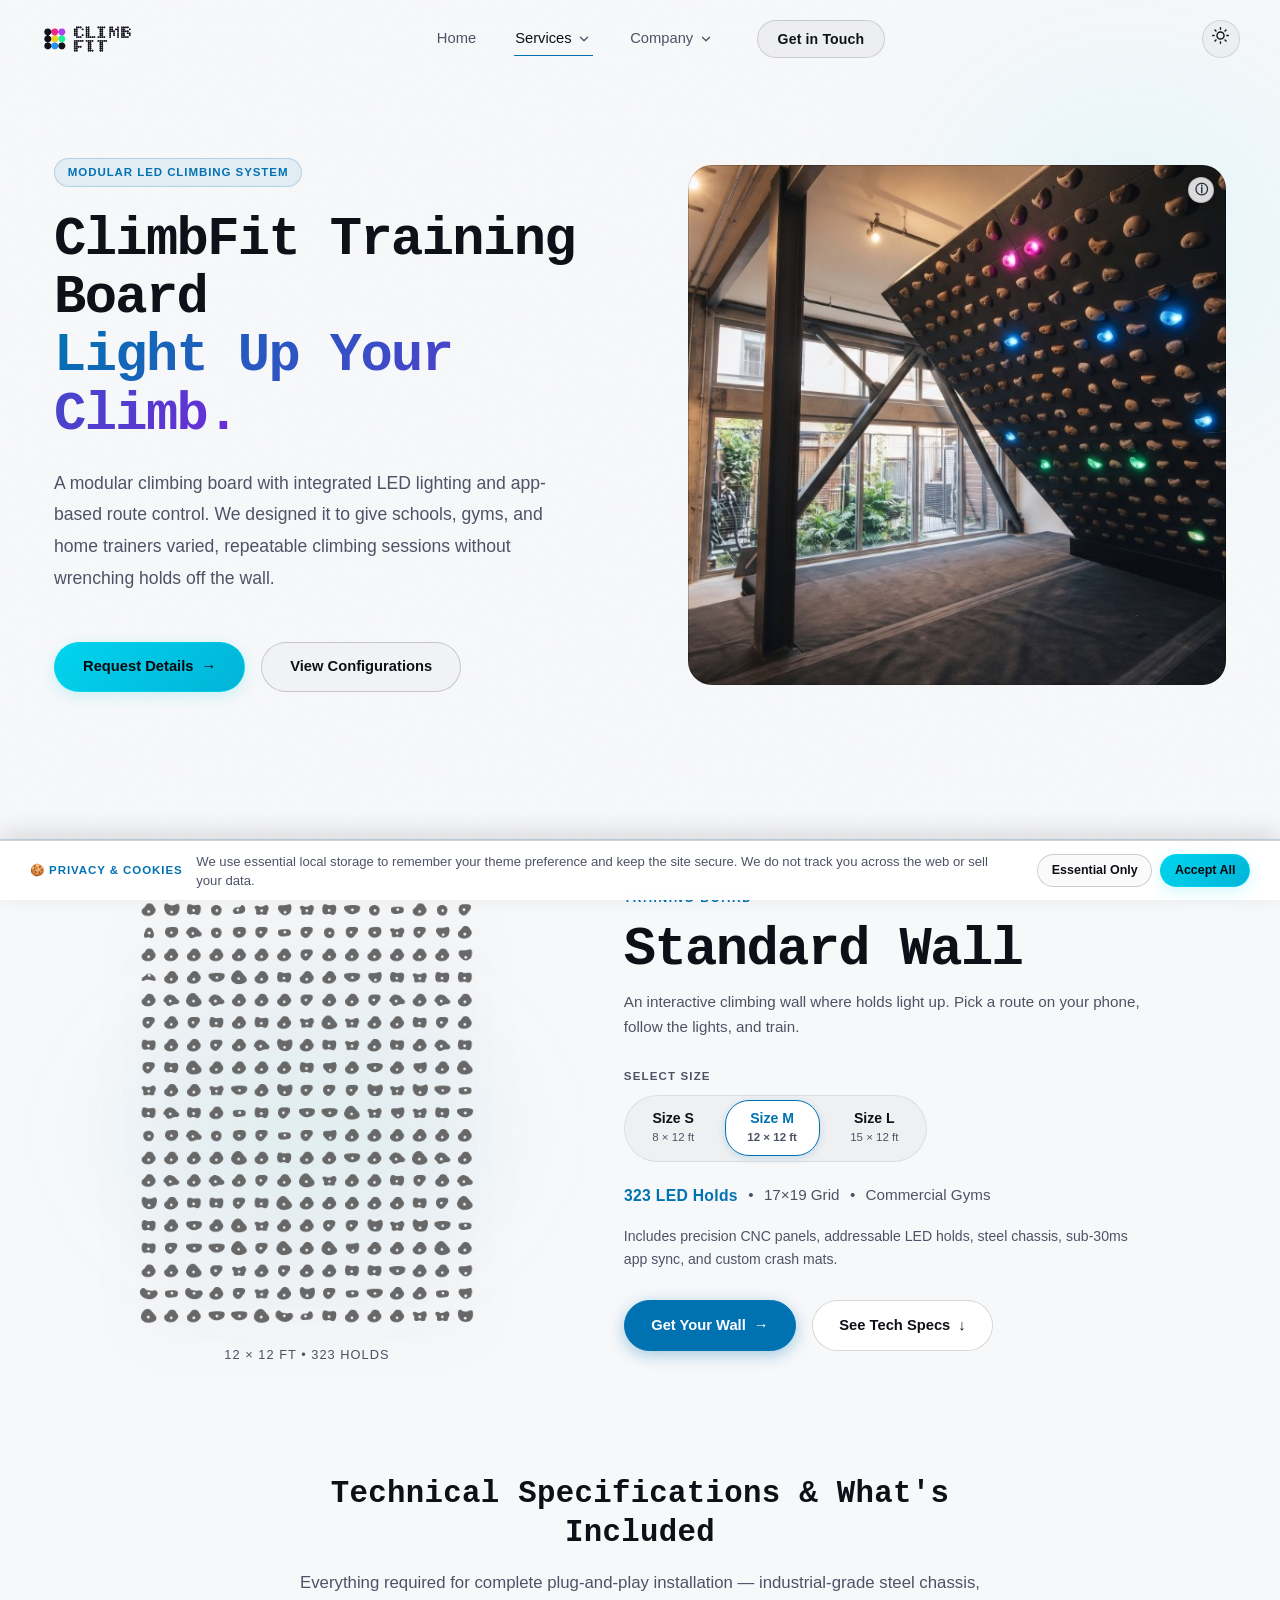
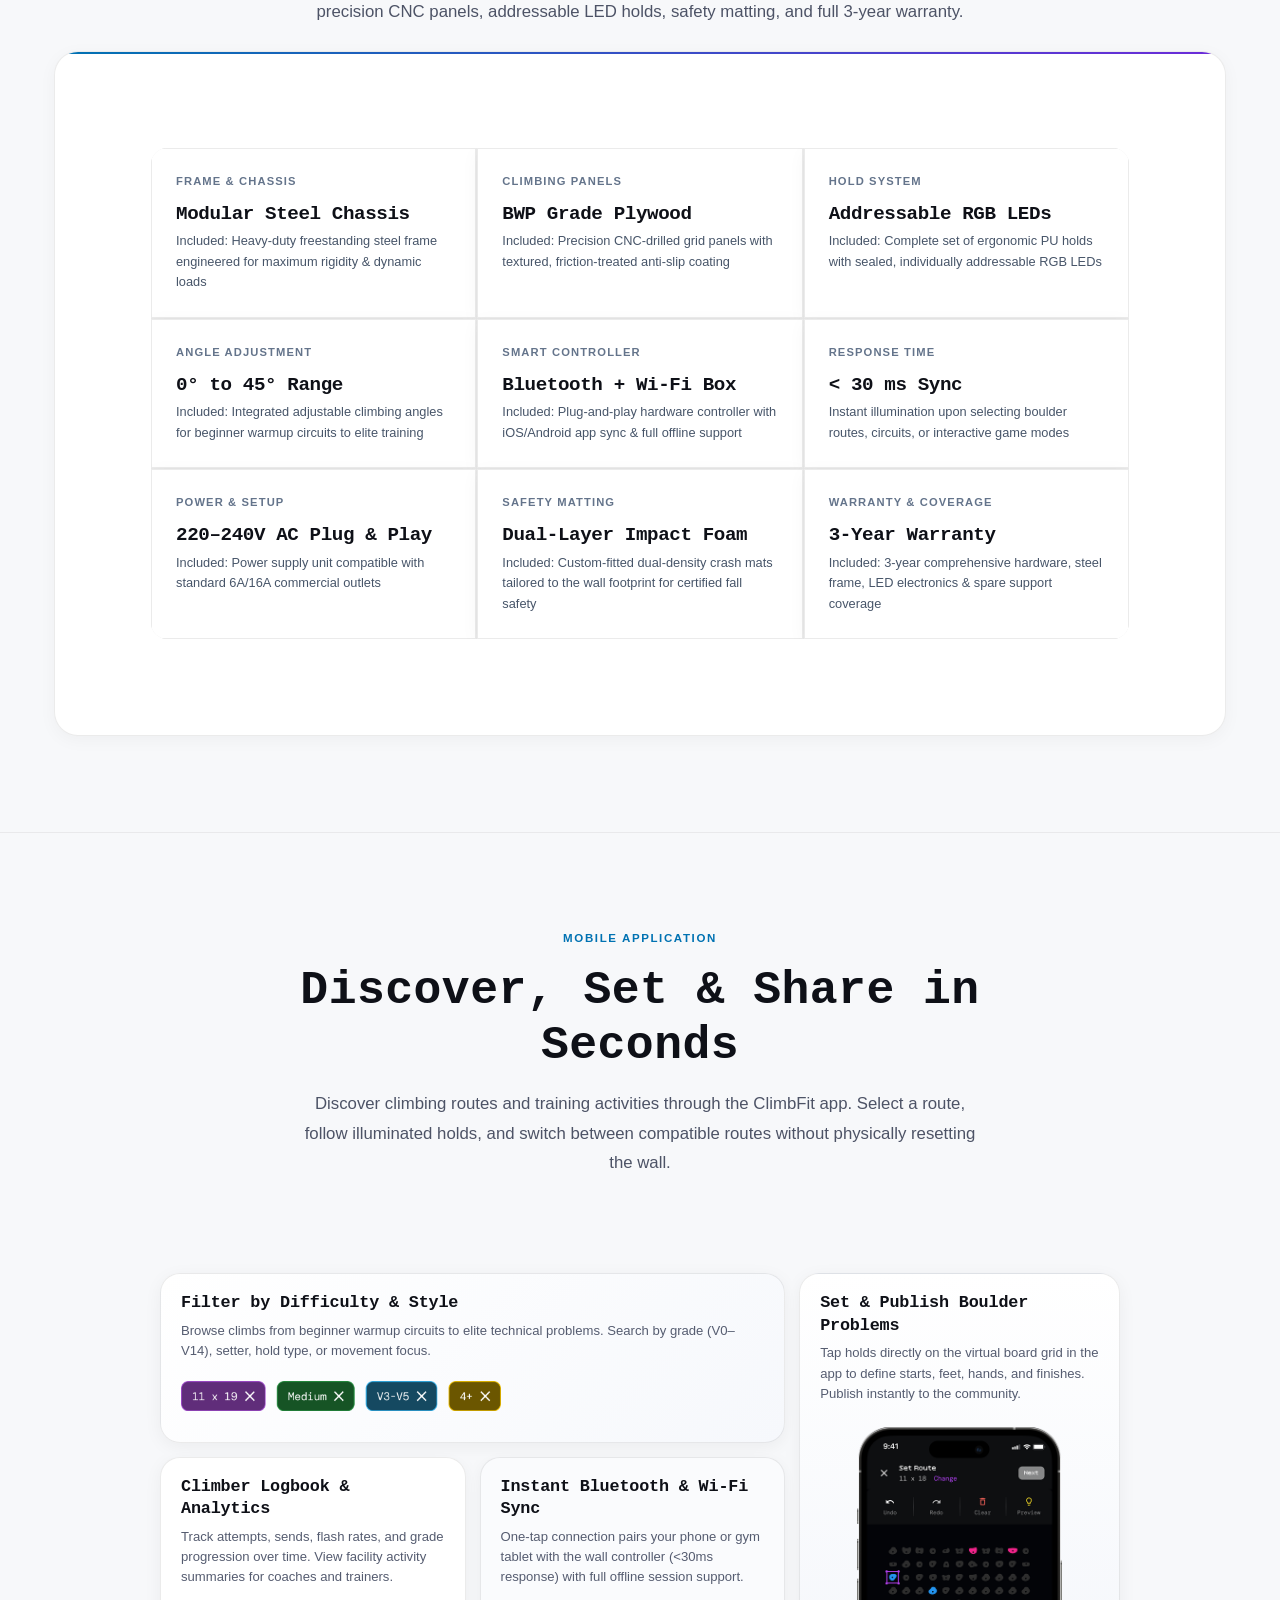
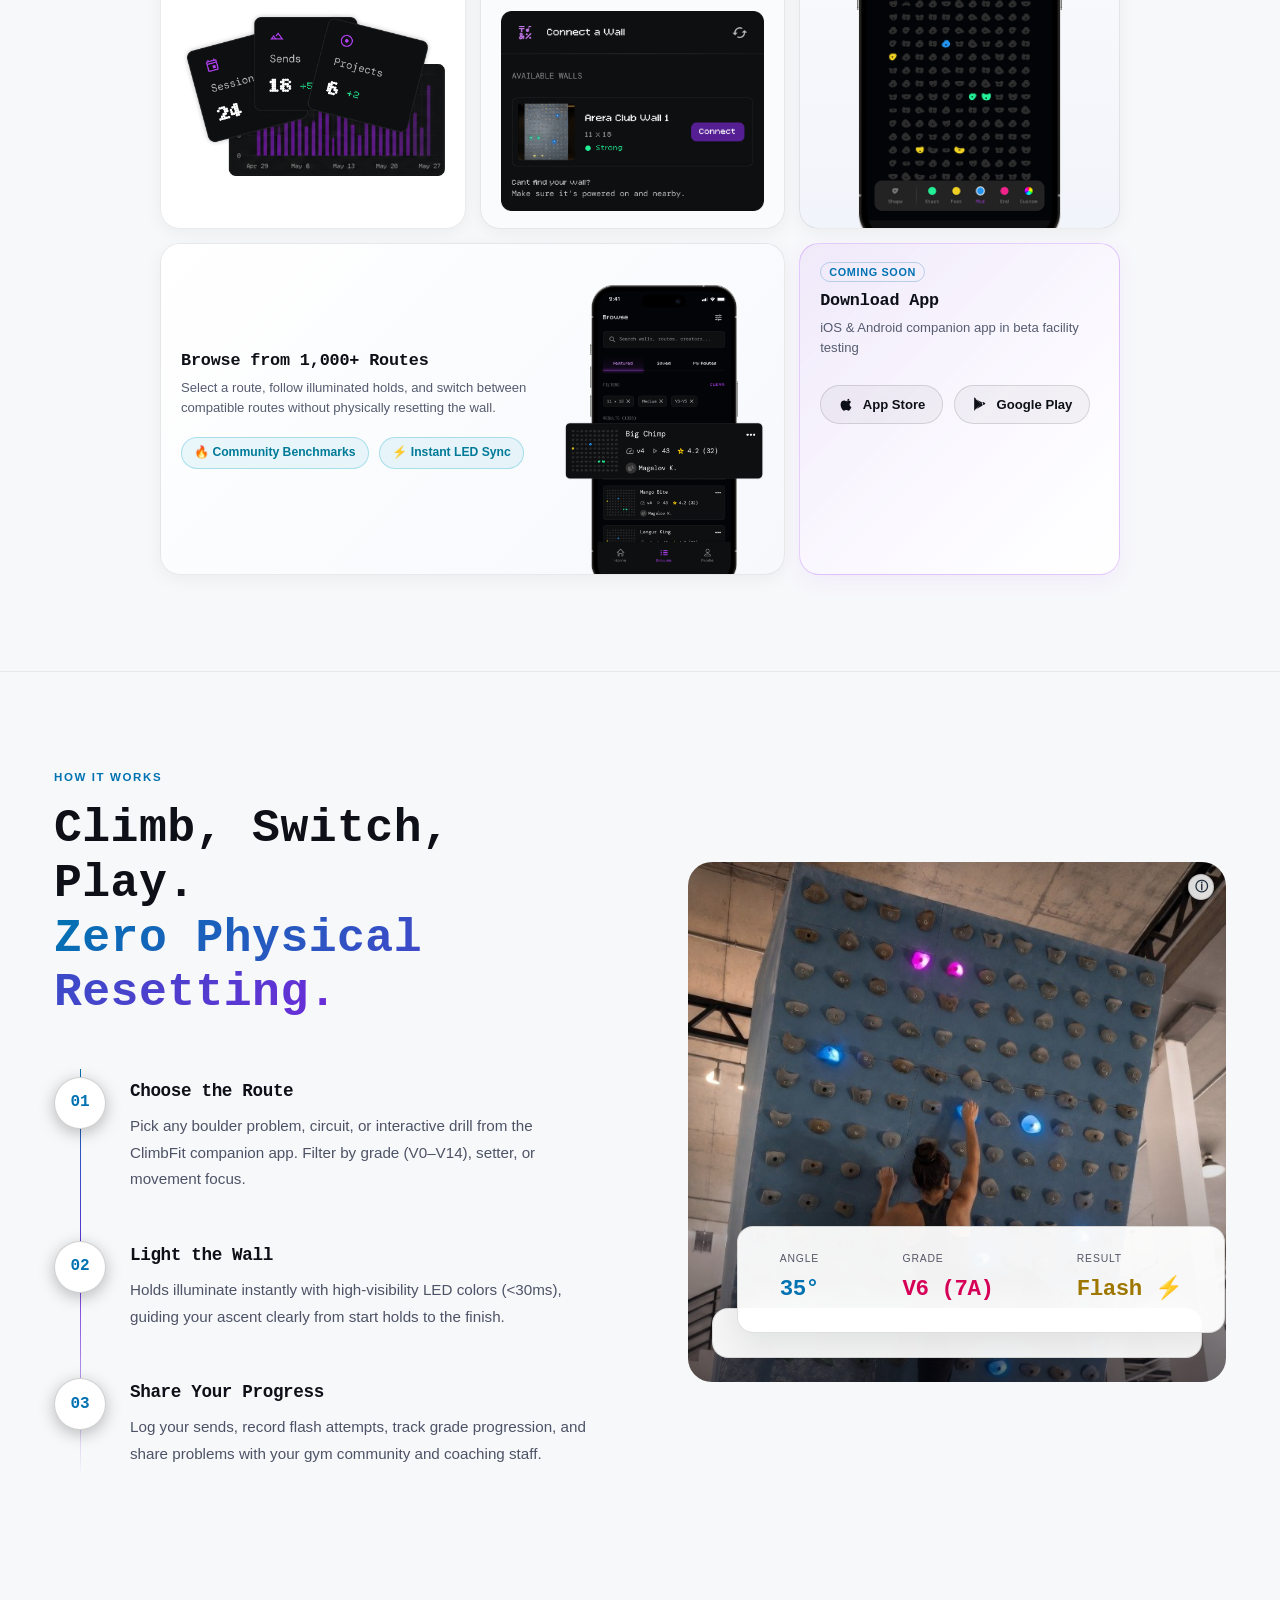
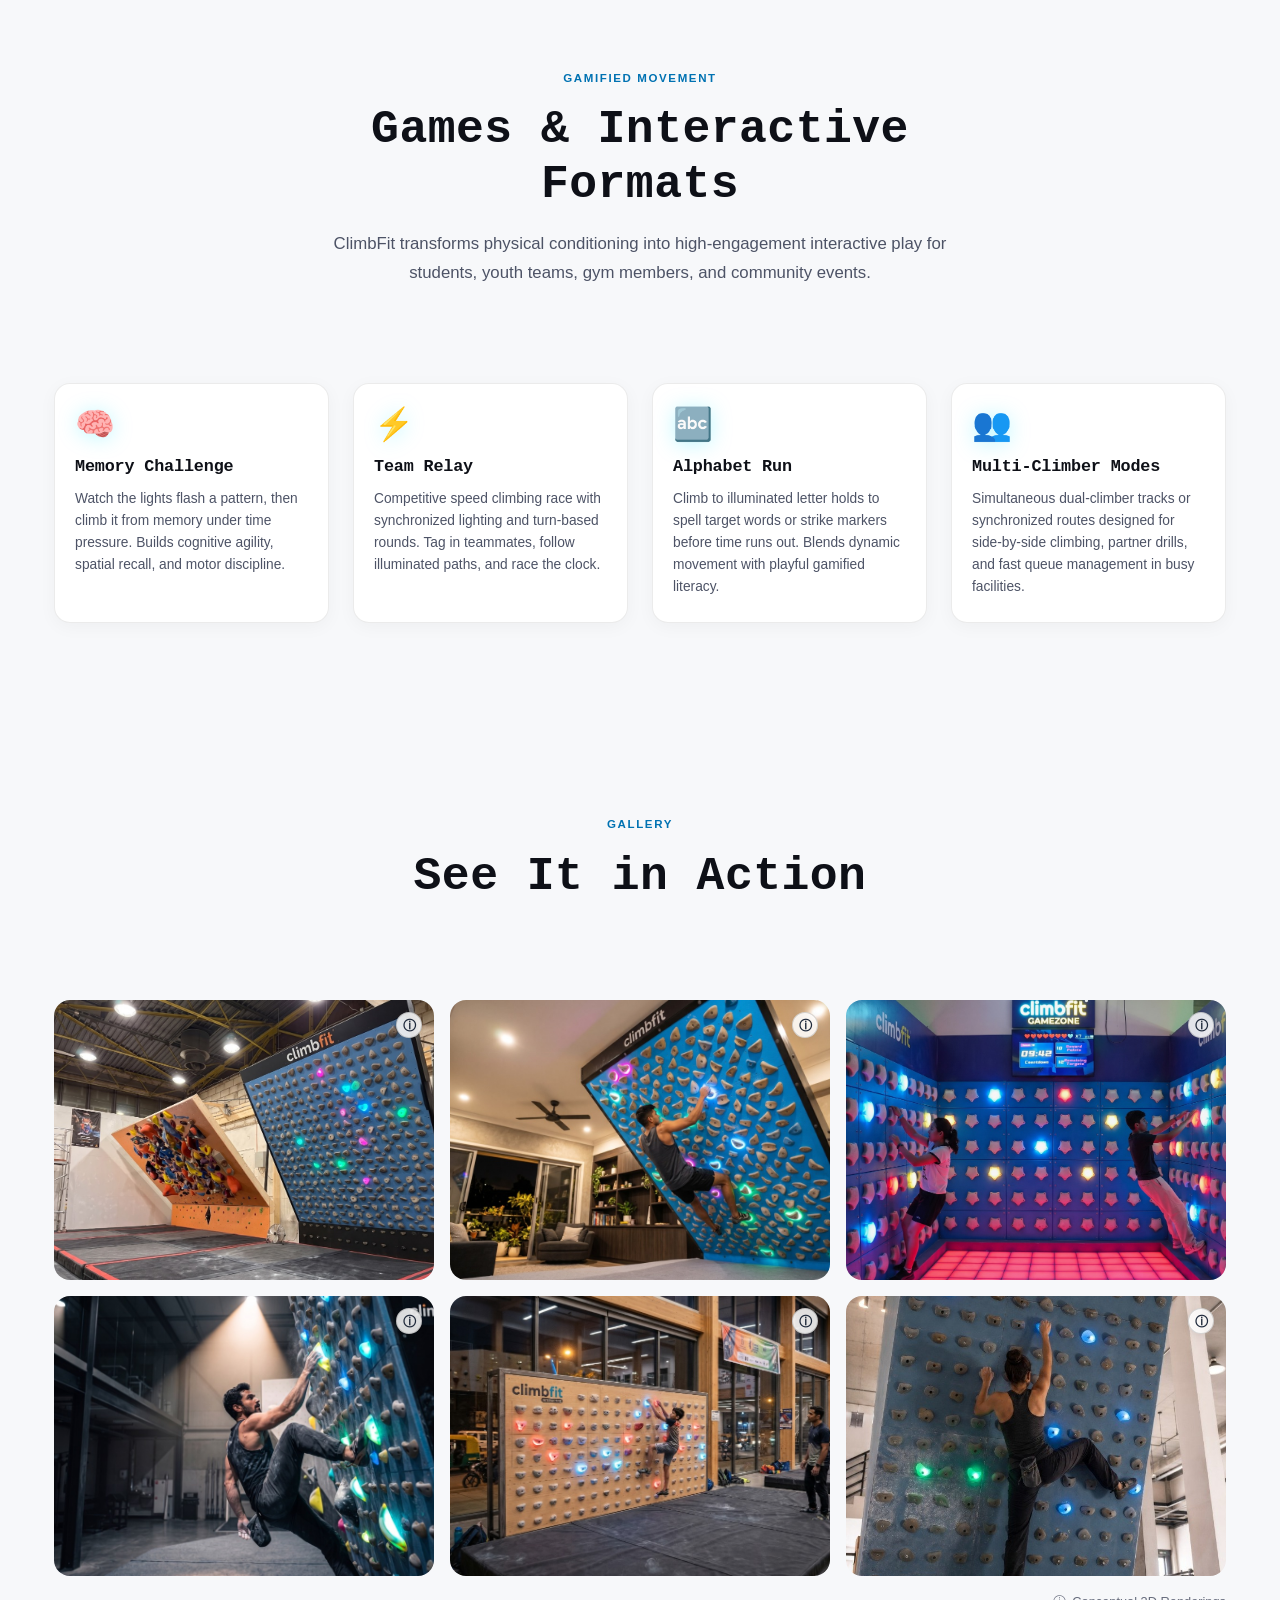
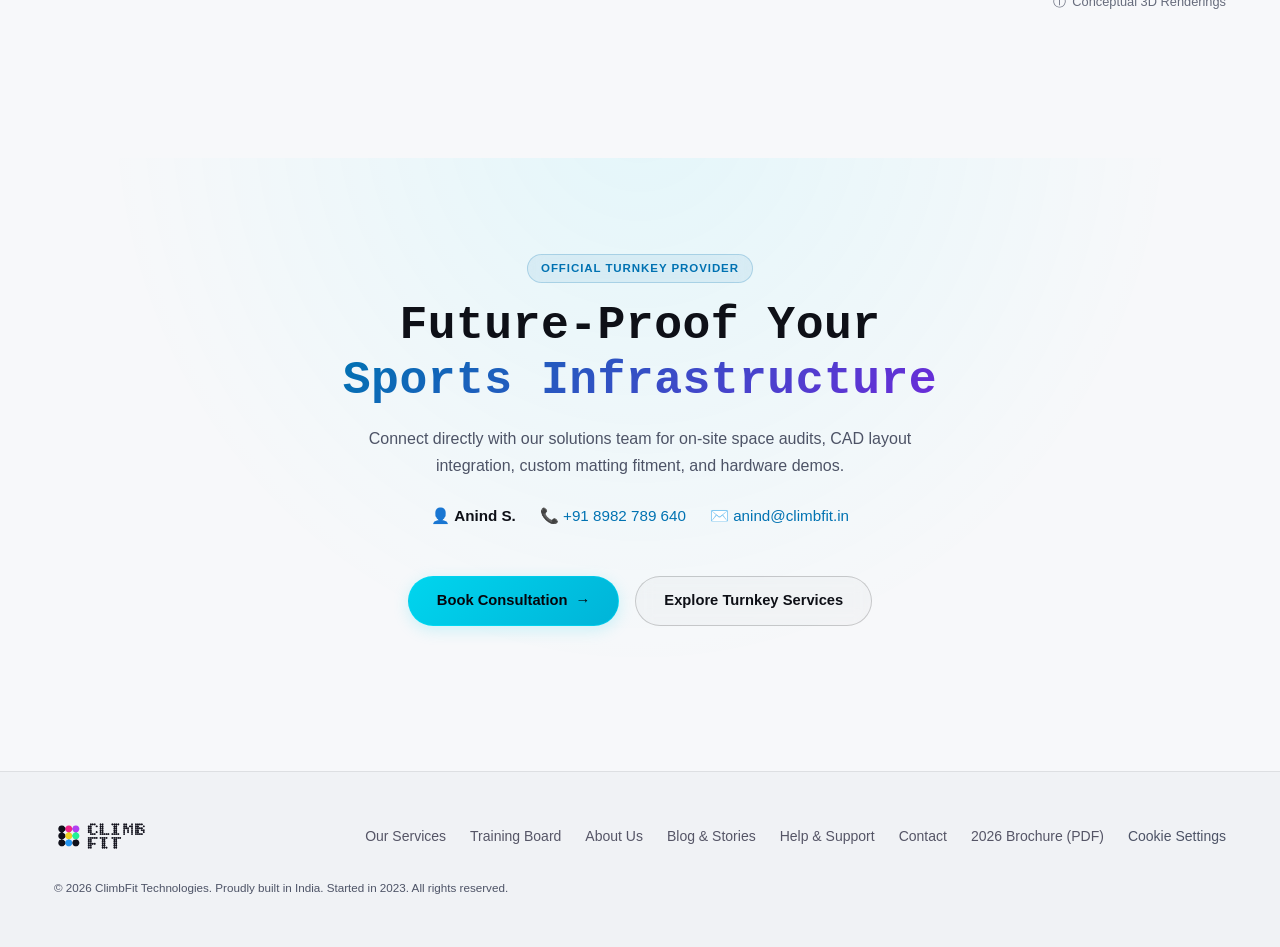
<file: wall.html>
<!DOCTYPE html>
<html lang="en">
<head>
  <meta charset="UTF-8">
  <meta http-equiv="refresh" content="0; url=training-board.html">
  <link rel="canonical" href="https://www.climbfit.in/training-board.html">
  <title>Redirecting to ClimbFit Training Board...</title>
  <script>
    window.location.replace("training-board.html" + window.location.hash);
  </script>
</head>
<body style="background:#080810;color:#e4e4f0;font-family:sans-serif;display:flex;align-items:center;justify-content:center;height:100vh;margin:0;text-align:center;">
  <div>
    <h2>Redirecting to ClimbFit Training Board...</h2>
    <p>If you are not redirected automatically, <a href="training-board.html" style="color:#00e5ff;">click here to view the Training Board</a>.</p>
  </div>
</body>
</html>
</file>
<file: css/style.css>
/* ============================================================
   ClimbFit — Design System v2
   Clean Modern Sans-Serif headings · Accessible · Logo PNG
   ============================================================ */

/* ----- Fonts ---------------------------------------------- */
@import url('https://fonts.googleapis.com/css2?family=Bitcount:wght@100..900&family=Geist+Pixel&family=Inter:wght@300;400;500;600;700;800&display=swap');

/* ----- Design Tokens -------------------------------------- */
:root {
  --font-display:   'Geist Pixel', 'Bitcount', monospace;
  --font-body:      'Inter', -apple-system, BlinkMacSystemFont, 'Segoe UI', Roboto, sans-serif;

  /* Dark mode (default) */
  --bg:             #080810;
  --surface:        #10101c;
  --surface-raised: #18182a;
  --text:           #e4e4f0;
  --text-muted:     #7a7a9a;
  --text-faint:     #35354a;
  --accent-pink:    #ff4d8d;
  --accent-cyan:    #00e5ff;
  --accent-yellow:  #f5d000;
  --accent-purple:  #b14fff;
  --border:         rgba(255,255,255,0.05);
  --border-active:  rgba(255,255,255,0.12);

  /* Gradients */
  --grad-hero:   linear-gradient(160deg, #0a0a18 0%, #060612 60%, #100a20 100%);
  --grad-accent: linear-gradient(135deg, var(--accent-cyan), var(--accent-purple));
  --grad-pink:   linear-gradient(135deg, var(--accent-pink), var(--accent-purple));
  --grad-warm:   linear-gradient(135deg, var(--accent-yellow), var(--accent-pink));

  /* Glows */
  --glow-cyan:   0 0 24px rgba(0,229,255,0.35), 0 0 60px rgba(0,229,255,0.12);
  --glow-pink:   0 0 24px rgba(255,77,141,0.35), 0 0 60px rgba(255,77,141,0.12);
  --glow-yellow: 0 0 24px rgba(245,208,0,0.35),  0 0 60px rgba(245,208,0,0.12);
  --glow-purple: 0 0 24px rgba(177,79,255,0.35), 0 0 60px rgba(177,79,255,0.12);

  /* Focus ring — meets WCAG 2.1 §2.4.7 */
  --focus-ring: 0 0 0 3px rgba(0,229,255,0.55);

  /* Spacing */
  --space-xs: 0.5rem;
  --space-s:  1rem;
  --space-m:  1.5rem;
  --space-l:  3rem;
  --space-xl: 6rem;
  --space-2xl: 10rem;

  /* Layout */
  --max-w: 1220px;
  --nav-h: 78px;

  /* Motion */
  --ease-out: cubic-bezier(0.16, 1, 0.3, 1);
  --ease-in-out: cubic-bezier(0.45, 0, 0.55, 1);

  /* Radius */
  --r-s: 8px;
  --r-m: 16px;
  --r-l: 24px;
  --r-xl: 40px;
}

[data-theme="light"] {
  --bg:             #f7f8fa;
  --surface:        #ffffff;
  --surface-raised: #f0f2f5;
  --text:           #0e1017;
  --text-muted:     #4d5366;
  --text-faint:     #8f96a8;
  --accent-pink:    #d60057;
  --accent-cyan:    #0072b2;
  --accent-yellow:  #9e7700;
  --accent-purple:  #6c2bd9;
  --border:         rgba(0,0,0,0.08);
  --border-active:  rgba(0,0,0,0.18);
  --grad-hero: linear-gradient(160deg, #f4f5fa 0%, #ebeef7 60%, #f0ecfa 100%);
  --grad-accent: linear-gradient(135deg, #0072b2 0%, #6c2bd9 100%);
  --glow-cyan: 0 0 24px rgba(0,114,178,0.2);
  --glow-yellow: 0 0 24px rgba(158,119,0,0.2);
  --glow-pink: 0 0 24px rgba(214,0,87,0.2);
}

/* ----- Reduced motion ------------------------------------ */
@media (prefers-reduced-motion: reduce) {
  *, *::before, *::after {
    animation-duration: 0.001ms !important;
    transition-duration: 0.001ms !important;
  }
  .reveal { opacity: 1; transform: none; }
}

/* ----- Reset ---------------------------------------------- */
*, *::before, *::after { box-sizing: border-box; margin: 0; padding: 0; }

html {
  scroll-behavior: smooth;
  font-size: 16px;
}

body {
  font-family: var(--font-body);
  background: var(--bg);
  color: var(--text);
  line-height: 1.6;
  transition: background 0.35s var(--ease-out), color 0.35s var(--ease-out);
  overflow-x: hidden;
}

img { display: block; max-width: 100%; height: auto; }
a  { color: inherit; text-decoration: none; }
button { cursor: pointer; border: none; background: none; font: inherit; }
ul, ol { list-style: none; }

/* Global focus-visible — WCAG 2.1 AA */
:focus-visible {
  outline: none;
  box-shadow: var(--focus-ring);
  border-radius: var(--r-s);
}

/* Skip-to-content link for keyboard/SR users */
.skip-link {
  position: absolute;
  top: -100%;
  left: var(--space-s);
  background: var(--accent-cyan);
  color: #080810;
  font-weight: 700;
  font-size: 0.875rem;
  padding: 0.5rem 1rem;
  border-radius: 0 0 var(--r-s) var(--r-s);
  z-index: 9999;
  transition: top 0.2s;
}
.skip-link:focus { top: 0; }

/* ----- Typography ----------------------------------------- */
.heading-hero {
  font-family: var(--font-display);
  font-weight: 700;
  font-size: clamp(2.5rem, 5.5vw, 4.4rem);
  line-height: 1.12;
  letter-spacing: 0.01em;
}

.heading-1 {
  font-family: var(--font-display);
  font-weight: 700;
  font-size: clamp(1.8rem, 3.8vw, 2.9rem);
  line-height: 1.18;
  letter-spacing: 0.01em;
}

.heading-2 {
  font-family: var(--font-display);
  font-weight: 700;
  font-size: clamp(1.3rem, 2.4vw, 1.95rem);
  line-height: 1.25;
  letter-spacing: 0.01em;
}

.heading-3 {
  font-family: var(--font-display);
  font-weight: 700;
  font-size: clamp(1.02rem, 1.6vw, 1.22rem);
  line-height: 1.35;
  letter-spacing: 0.01em;
}

.body-l   { font-size: 1.125rem; line-height: 1.75; }
.body-m   { font-size: 1rem;     line-height: 1.75; }
.body-s   { font-size: 0.875rem; line-height: 1.65; }
.label {
  font-size: 0.72rem;
  font-weight: 600;
  letter-spacing: 0.14em;
  text-transform: uppercase;
  font-family: var(--font-body);
}
.text-muted { color: var(--text-muted); }

.gradient-text {
  background: var(--grad-accent);
  -webkit-background-clip: text;
  -webkit-text-fill-color: transparent;
  background-clip: text;
}
.gradient-text-warm {
  background: var(--grad-warm);
  -webkit-background-clip: text;
  -webkit-text-fill-color: transparent;
  background-clip: text;
}

/* ----- Layout --------------------------------------------- */
.container {
  width: 100%;
  max-width: var(--max-w);
  margin: 0 auto;
  padding: 0 var(--space-m);
}

.section    { padding: var(--space-xl) 0; }
.section-sm { padding: var(--space-l) 0; }

/* ----- Navigation ----------------------------------------- */
.site-nav {
  position: fixed;
  top: 0; left: 0; right: 0;
  z-index: 100;
  height: var(--nav-h);
  display: flex;
  align-items: center;
  background: transparent;
  box-shadow: none;
  transition: background 0.35s var(--ease-out), backdrop-filter 0.35s, box-shadow 0.35s;
  padding: 0 1rem;
}

.site-nav.scrolled {
  background: rgba(8,8,16,0.88);
  backdrop-filter: blur(24px) saturate(1.6);
  -webkit-backdrop-filter: blur(24px) saturate(1.6);
  box-shadow: 0 1px 0 var(--border);
}

[data-theme="light"] .site-nav.scrolled {
  background: rgba(255,255,255,0.96);
  box-shadow: 0 1px 16px rgba(0,0,0,0.06);
  border-bottom: 1px solid rgba(0, 0, 0, 0.08);
}

[data-theme="light"] .nav-links a {
  color: #4d5366;
}

[data-theme="light"] .nav-links a:hover,
[data-theme="light"] .nav-links a.active,
[data-theme="light"] .nav-links a[aria-current="page"] {
  color: #0e1017;
}

[data-theme="light"] .nav-dropdown-trigger {
  color: #4d5366;
}

[data-theme="light"] .nav-dropdown-trigger:hover,
[data-theme="light"] .nav-dropdown-trigger.is-active,
[data-theme="light"] .nav-dropdown:hover .nav-dropdown-trigger,
[data-theme="light"] .nav-dropdown.is-open .nav-dropdown-trigger {
  color: #0e1017;
}

[data-theme="light"] .theme-toggle {
  border-color: rgba(0, 0, 0, 0.12);
  background: rgba(0, 0, 0, 0.03);
  color: #0e1017;
}

[data-theme="light"] .theme-toggle:hover {
  border-color: rgba(0, 0, 0, 0.25);
  background: rgba(0, 0, 0, 0.06);
  color: #0e1017;
}

[data-theme="light"] .nav-menu-btn {
  border-color: rgba(0, 0, 0, 0.14);
}

[data-theme="light"] .nav-menu-btn span {
  background: #0e1017;
}

.nav-inner {
  display: flex;
  align-items: center;
  justify-content: space-between;
  width: 100%;
  max-width: 1280px;
  margin: 0 auto;
}

/* Logo container */
.nav-logo {
  display: flex;
  align-items: center;
  text-decoration: none;
  flex-shrink: 0;
}

/* Unified Logo Image */
.nav-logo-img {
  height: 32px;
  width: auto;
  display: block;
  flex-shrink: 0;
}

/* Light / Dark theme logo switching */
.nav-logo-img.logo-light-theme {
  display: none;
}
.nav-logo-img.logo-dark-theme {
  display: block;
}

[data-theme="light"] .nav-logo-img.logo-dark-theme {
  display: none;
}
[data-theme="light"] .nav-logo-img.logo-light-theme {
  display: block;
}

/* Legacy fallback classes if used */
.nav-logo-icon,
.nav-logo-wordmark {
  height: 28px;
  width: auto;
  display: block;
  flex-shrink: 0;
}

.nav-logo-dot {
  width: 10px; height: 10px;
  border-radius: 50%;
  background: var(--accent-cyan);
  box-shadow: var(--glow-cyan);
  animation: pulse-dot 2.4s ease-in-out infinite;
  flex-shrink: 0;
}

@keyframes pulse-dot {
  0%, 100% { transform: scale(1); opacity: 1; }
  50%       { transform: scale(1.4); opacity: 0.7; }
}

.nav-links {
  display: flex;
  align-items: center;
  gap: clamp(1.8rem, 2.8vw, 3.2rem);
}

.nav-links a {
  font-size: 0.92rem;
  font-weight: 500;
  color: var(--text-muted);
  position: relative;
  padding: 0.35rem 0.1rem;
  transition: color 0.2s;
}

.nav-links a::after {
  content: '';
  position: absolute;
  bottom: 0; left: 0;
  width: 0; height: 1.5px;
  background: var(--accent-cyan);
  transition: width 0.25s var(--ease-out);
}

.nav-links a:hover,
.nav-links a.active,
.nav-links a[aria-current="page"] {
  color: var(--text);
}
.nav-links a:hover::after,
.nav-links a.active::after,
.nav-links a[aria-current="page"]::after {
  width: 100%;
}
.nav-links a:focus-visible { box-shadow: var(--focus-ring); border-radius: 2px; }

.nav-links a.nav-cta,
.nav-cta {
  display: inline-flex;
  align-items: center;
  justify-content: center;
  padding: 0.5rem 1.25rem !important;
  height: 38px;
  line-height: 1;
  border-radius: var(--r-xl);
  background: rgba(255, 255, 255, 0.06);
  border: 1px solid rgba(255, 255, 255, 0.15);
  color: var(--text) !important;
  font-weight: 600;
  font-size: 0.88rem !important;
  letter-spacing: 0.01em;
  white-space: nowrap;
  backdrop-filter: blur(12px);
  -webkit-backdrop-filter: blur(12px);
  transition: all 0.22s var(--ease-out);
  margin-left: 0.4rem;
  box-sizing: border-box;
  text-decoration: none;
}

.nav-links a.nav-cta:hover,
.nav-cta:hover {
  background: rgba(0, 229, 255, 0.08);
  border-color: rgba(0, 229, 255, 0.35);
  color: var(--accent-cyan) !important;
  box-shadow: 0 0 16px rgba(0, 229, 255, 0.14);
  transform: translateY(-1px);
}
.nav-links a.nav-cta::after,
.nav-cta::after { display: none !important; }

[data-theme="light"] .nav-links a.nav-cta,
[data-theme="light"] .nav-cta,
body.light-theme .nav-cta {
  background: rgba(0, 0, 0, 0.04);
  border-color: rgba(0, 0, 0, 0.14);
  color: #0e1017 !important;
}

[data-theme="light"] .nav-links a.nav-cta:hover,
[data-theme="light"] .nav-cta:hover,
body.light-theme .nav-cta:hover {
  background: rgba(0, 114, 178, 0.08);
  border-color: rgba(0, 114, 178, 0.35);
  color: #0072b2 !important;
  box-shadow: 0 0 16px rgba(0, 114, 178, 0.15);
}

#mobile-app {
  scroll-margin-top: calc(var(--nav-h) + 1.5rem);
}

.nav-controls {
  display: flex;
  align-items: center;
  gap: 1.15rem;
  margin-left: 1rem;
}

/* Theme toggle */
.theme-toggle {
  width: 38px; height: 38px;
  border-radius: 50%;
  border: 1px solid rgba(255, 255, 255, 0.08);
  background: rgba(255, 255, 255, 0.02);
  display: flex; align-items: center; justify-content: center;
  color: var(--text-muted);
  transition: border-color 0.2s, color 0.2s, transform 0.3s var(--ease-out), background 0.2s;
}

.theme-toggle:hover {
  border-color: rgba(255, 255, 255, 0.2);
  background: rgba(255, 255, 255, 0.05);
  color: var(--text);
  transform: rotate(20deg);
}

.theme-toggle svg { width: 17px; height: 17px; }

/* Mobile menu btn */
.nav-menu-btn {
  display: none;
  width: 40px; height: 40px;
  border-radius: var(--r-s);
  border: 1px solid var(--border);
  align-items: center; justify-content: center;
  flex-direction: column; gap: 5px;
  color: var(--text);
}

.nav-menu-btn span {
  display: block;
  width: 18px; height: 1.5px;
  background: var(--text);
  transition: transform 0.3s var(--ease-out), opacity 0.3s;
}

/* ----- Buttons -------------------------------------------- */
.btn {
  display: inline-flex;
  align-items: center;
  gap: 0.5rem;
  padding: 0.75rem 1.75rem;
  border-radius: var(--r-xl);
  font-weight: 600;
  font-size: 0.92rem;
  transition: transform 0.25s var(--ease-out), box-shadow 0.25s, border-color 0.25s, background 0.25s;
  white-space: nowrap;
  cursor: pointer;
  text-decoration: none;
}

.btn-primary {
  background: linear-gradient(135deg, #00d5ee 0%, #00b4d8 100%);
  color: #06060c;
  border: 1px solid rgba(0, 229, 255, 0.35);
  box-shadow: 0 4px 16px rgba(0, 213, 238, 0.18);
}
.btn-primary:hover {
  box-shadow: 0 6px 22px rgba(0, 213, 238, 0.32);
  transform: translateY(-1px);
  filter: brightness(1.04);
}

.btn-outline {
  border: 1px solid rgba(255, 255, 255, 0.12);
  color: var(--text);
  background: rgba(255, 255, 255, 0.03);
  backdrop-filter: blur(8px);
  -webkit-backdrop-filter: blur(8px);
}
.btn-outline:hover {
  border-color: rgba(255, 255, 255, 0.24);
  background: rgba(255, 255, 255, 0.06);
  color: #ffffff;
  transform: translateY(-1px);
}

.btn-pink {
  background: var(--accent-pink);
  color: #fff;
}
.btn-pink:hover { box-shadow: var(--glow-pink); transform: translateY(-2px); }

.btn-icon { font-size: 1.1em; }

/* ----- Tag / Badge (Subtle, sleek chips) ------------------ */
.tag {
  display: inline-flex;
  align-items: center;
  gap: 0.4rem;
  padding: 0.28rem 0.8rem;
  border-radius: var(--r-xl);
  font-size: 0.72rem;
  font-weight: 600;
  letter-spacing: 0.08em;
  text-transform: uppercase;
  border: 1px solid rgba(255,255,255,0.08);
  background: rgba(255,255,255,0.03);
  backdrop-filter: blur(8px);
  -webkit-backdrop-filter: blur(8px);
  color: var(--text-muted);
  font-family: var(--font-body);
}

.tag-cyan   { border-color: rgba(0,229,255,0.25);   background: rgba(0,229,255,0.05);   color: var(--accent-cyan); }
.tag-pink   { border-color: rgba(255,77,141,0.25);  background: rgba(255,77,141,0.05);  color: var(--accent-pink); }
.tag-yellow { border-color: rgba(245,208,0,0.25);  background: rgba(245,208,0,0.05);  color: var(--accent-yellow); }
.tag-purple { border-color: rgba(177,79,255,0.25); background: rgba(177,79,255,0.05); color: var(--accent-purple); }

/* ----- Card ----------------------------------------------- */
.card {
  background: rgba(255,255,255,0.02);
  border: 1px solid rgba(255,255,255,0.05);
  border-radius: var(--r-l);
  padding: var(--space-l);
  transition: border-color 0.3s, transform 0.3s var(--ease-out), box-shadow 0.3s;
}

.card:hover {
  border-color: rgba(0,229,255,0.25);
  transform: translateY(-4px);
  box-shadow: 0 16px 40px rgba(0,0,0,0.35);
}

/* ----- Color utility bg ---------------------------------- */
.bg-cyan   { background: rgba(0,229,255,0.1); }
.bg-pink   { background: rgba(255,77,141,0.1); }
.bg-yellow { background: rgba(245,208,0,0.1); }
.bg-purple { background: rgba(177,79,255,0.1); }

/* ----- Section Header ------------------------------------- */
.section-header {
  text-align: center;
  max-width: 680px;
  margin: 0 auto var(--space-xl);
}

.section-header .label {
  color: var(--accent-cyan);
  margin-bottom: var(--space-s);
  display: block;
}

.section-header p {
  color: var(--text-muted);
  margin-top: var(--space-s);
  font-size: 1.05rem;
  line-height: 1.75;
}

/* ----- Grid helpers --------------------------------------- */
.grid-3 { display: grid; grid-template-columns: repeat(3,1fr); gap: var(--space-m); }
.grid-2 { display: grid; grid-template-columns: repeat(2,1fr); gap: var(--space-m); }
.grid-4 { display: grid; grid-template-columns: repeat(4,1fr); gap: var(--space-m); }

/* ----- Scroll-reveal animation ---------------------------- */
.reveal {
  opacity: 0;
  transform: translateY(32px);
  transition: opacity 0.7s var(--ease-out), transform 0.7s var(--ease-out);
}

.reveal.visible { opacity: 1; transform: translateY(0); }

.reveal-delay-1 { transition-delay: 0.1s; }
.reveal-delay-2 { transition-delay: 0.2s; }
.reveal-delay-3 { transition-delay: 0.3s; }
.reveal-delay-4 { transition-delay: 0.4s; }
.reveal-delay-5 { transition-delay: 0.5s; }

/* ----- Glow orb ------------------------------------------ */
.glow-orb {
  position: absolute;
  border-radius: 50%;
  filter: blur(80px);
  pointer-events: none;
  z-index: 0;
}

/* ----- Footer --------------------------------------------- */
.site-footer {
  border-top: 1px solid var(--border);
  padding: var(--space-l) 0;
}

.footer-inner {
  display: flex;
  align-items: center;
  justify-content: space-between;
  gap: var(--space-m);
  flex-wrap: wrap;
}

.footer-links {
  display: flex;
  gap: var(--space-m);
  flex-wrap: wrap;
}

.footer-links a {
  font-size: 0.875rem;
  color: var(--text-muted);
  transition: color 0.2s;
}
.footer-links a:hover { color: var(--text); }
.footer-links a:focus-visible { box-shadow: var(--focus-ring); border-radius: 2px; }

/* ----- Noise texture overlay ------------------------------ */
body::before {
  content: '';
  position: fixed;
  inset: 0;
  pointer-events: none;
  z-index: 1000;
  opacity: 0.02;
  background-image: url("data:image/svg+xml,%3Csvg viewBox='0 0 256 256' xmlns='http://www.w3.org/2000/svg'%3E%3Cfilter id='noise'%3E%3CfeTurbulence type='fractalNoise' baseFrequency='0.9' numOctaves='4' stitchTiles='stitch'/%3E%3C/filter%3E%3Crect width='100%25' height='100%25' filter='url(%23noise)' opacity='1'/%3E%3C/svg%3E");
  background-repeat: repeat;
  background-size: 256px 256px;
}

/* ----- Responsive ----------------------------------------- */
/* ── Steps Wrap & Metric Badge (Shared Component) ─────── */
.steps-wrap {
  display: flex;
  flex-direction: column;
  gap: var(--space-l);
  position: relative;
  padding: 0.5rem 0;
}

.steps-wrap::before {
  content: '';
  position: absolute;
  left: 26px;
  top: 10px;
  bottom: 20px;
  width: 2px;
  background: linear-gradient(to bottom, var(--accent-cyan), var(--accent-purple), transparent);
}

.step-item {
  display: flex;
  gap: var(--space-m);
  align-items: flex-start;
}

.step-num {
  width: 52px;
  height: 52px;
  border-radius: 50%;
  border: 1.5px solid var(--border-active);
  background: var(--surface);
  display: flex;
  align-items: center;
  justify-content: center;
  font-family: var(--font-display);
  font-weight: 800;
  font-size: 1rem;
  color: var(--accent-cyan);
  flex-shrink: 0;
  position: relative;
  z-index: 1;
  box-shadow: 0 4px 16px rgba(0,0,0,0.25);
}

.step-body h3 {
  font-family: var(--font-display);
  font-weight: 700;
  font-size: 1.15rem;
  letter-spacing: -0.02em;
  margin-bottom: 0.4rem;
}

.step-body p {
  color: var(--text-muted);
  font-size: 0.95rem;
  line-height: 1.7;
  margin: 0;
}

.metric-badge {
  position: absolute;
  bottom: var(--space-m);
  left: var(--space-m);
  right: var(--space-m);
  background: rgba(16, 16, 28, 0.9);
  backdrop-filter: blur(16px);
  -webkit-backdrop-filter: blur(16px);
  border: 1px solid var(--border-active);
  border-radius: var(--r-m);
  padding: var(--space-m);
  display: flex;
  gap: var(--space-l);
  box-shadow: 0 8px 32px rgba(0,0,0,0.4);
}

.metric-badge dl {
  display: flex;
  gap: var(--space-l);
  width: 100%;
  justify-content: space-around;
  margin: 0;
}

.metric-item dt {
  font-size: 0.65rem;
  color: var(--text-muted);
  text-transform: uppercase;
  letter-spacing: 0.08em;
  margin-bottom: 4px;
}

.metric-item dd {
  font-family: var(--font-display);
  font-weight: 700;
  letter-spacing: -0.02em;
  font-size: 1.35rem;
  margin: 0;
}

@media (max-width: 900px) {
  .grid-3 { grid-template-columns: repeat(2,1fr); }
  .grid-4 { grid-template-columns: repeat(2,1fr); }
}

@media (max-width: 640px) {
  .grid-3, .grid-2, .grid-4 { grid-template-columns: 1fr; }
  .section { padding: var(--space-l) 0; }
  .nav-links { display: none; }
  .nav-menu-btn { display: flex; }
  .footer-inner { flex-direction: column; align-items: flex-start; }
}

/* ----- Cookie Consent Banner (Full-Width Thin Band) ----- */
#cf-cookie-banner {
  position: fixed;
  bottom: 0;
  left: 0;
  right: 0;
  width: 100%;
  max-width: 100%;
  margin: 0;
  z-index: 99999;
  background: rgba(12, 12, 22, 0.96);
  backdrop-filter: blur(20px);
  -webkit-backdrop-filter: blur(20px);
  border-top: 1px solid var(--border-active);
  border-bottom: none;
  border-left: none;
  border-right: none;
  border-radius: 0;
  box-shadow: 0 -8px 32px rgba(0, 0, 0, 0.4), 0 -1px 0 rgba(0, 229, 255, 0.15);
  padding: 0.65rem 1.5rem;
  opacity: 0;
  transform: translateY(100%);
  transition: opacity 0.3s var(--ease-out), transform 0.3s var(--ease-out);
  pointer-events: none;
}

[data-theme="light"] #cf-cookie-banner {
  background: rgba(255, 255, 255, 0.97);
  box-shadow: 0 -8px 24px rgba(0, 0, 0, 0.12), 0 -1px 0 rgba(0, 122, 204, 0.2);
}

#cf-cookie-banner.cf-cookie-visible {
  opacity: 1;
  transform: translateY(0);
  pointer-events: auto;
}

#cf-cookie-banner.cf-cookie-hidden {
  opacity: 0;
  transform: translateY(100%);
  pointer-events: none;
}

.cf-cookie-inner {
  max-width: var(--max-w);
  margin: 0 auto;
  display: flex;
  align-items: center;
  justify-content: space-between;
  gap: var(--space-m);
}

.cf-cookie-content {
  display: flex;
  align-items: center;
  gap: 0.85rem;
  flex: 1;
  min-width: 0;
}

.cf-cookie-badge {
  display: inline-flex;
  align-items: center;
  gap: 0.35rem;
  font-size: 0.72rem;
  font-weight: 700;
  letter-spacing: 0.08em;
  text-transform: uppercase;
  color: var(--accent-cyan);
  white-space: nowrap;
  margin-bottom: 0;
}

.cf-cookie-text {
  font-size: 0.82rem;
  color: var(--text-muted);
  line-height: 1.45;
  margin: 0;
}

.cf-cookie-actions {
  display: flex;
  align-items: center;
  gap: 0.5rem;
  flex-shrink: 0;
}

.cf-cookie-btn {
  font-size: 0.78rem;
  padding: 0.35rem 0.85rem;
  white-space: nowrap;
}

@media (max-width: 820px) {
  #cf-cookie-banner {
    padding: 0.65rem 1rem;
  }
  .cf-cookie-inner {
    flex-direction: column;
    align-items: flex-start;
    gap: 0.5rem;
  }
  .cf-cookie-content {
    flex-direction: column;
    align-items: flex-start;
    gap: 0.2rem;
  }
  .cf-cookie-actions {
    width: 100%;
    justify-content: flex-end;
  }
}

/* Anti-spam honeypot */
.form-honeypot {
  position: absolute !important;
  left: -9999px !important;
  width: 1px !important;
  height: 1px !important;
  opacity: 0 !important;
  pointer-events: none !important;
}

/* ── Products & Services Accordion Layout ─────────────── */
.services-accordion-layout {
  display: grid;
  grid-template-columns: 1fr 1.2fr;
  gap: var(--space-l);
  align-items: stretch;
  margin-top: var(--space-m);
}

.services-media-col {
  position: relative;
  border-radius: var(--r-l);
  overflow: hidden;
  min-height: 480px;
  background: rgba(255, 255, 255, 0.02);
  border: 1px solid var(--border);
  box-shadow: 0 16px 48px rgba(0,0,0,0.3);
}

.services-media-img {
  position: absolute;
  inset: 0;
  width: 100%;
  height: 100%;
  object-fit: cover;
  opacity: 0;
  transition: opacity 0.4s var(--ease-out), transform 0.6s var(--ease-out);
  transform: scale(1.03);
  pointer-events: none;
}

.services-media-img.is-active {
  opacity: 1;
  transform: scale(1);
  pointer-events: auto;
}

.services-media-overlay {
  position: absolute;
  inset: 0;
  background: linear-gradient(to top, rgba(8,8,16,0.7) 0%, transparent 60%);
  pointer-events: none;
}

.services-media-badge {
  position: absolute;
  bottom: var(--space-m);
  left: var(--space-m);
  padding: 0.4rem 0.9rem;
  border-radius: 100px;
  background: rgba(8,8,16,0.85);
  backdrop-filter: blur(12px);
  -webkit-backdrop-filter: blur(12px);
  border: 1px solid var(--border-active);
  font-size: 0.82rem;
  font-weight: 600;
  color: var(--text);
  z-index: 2;
  transition: all 0.3s ease;
}

.services-accordion-list {
  display: flex;
  flex-direction: column;
  gap: 0.75rem;
  justify-content: center;
}

.service-accordion-item {
  border-radius: var(--r-m);
  border: 1px solid var(--border);
  background: rgba(255, 255, 255, 0.015);
  backdrop-filter: blur(8px);
  -webkit-backdrop-filter: blur(8px);
  transition: all 0.25s var(--ease-out);
  overflow: hidden;
  cursor: pointer;
}

.service-accordion-item:hover,
.service-accordion-item.is-active {
  background: rgba(255, 255, 255, 0.035);
  border-color: rgba(0, 229, 255, 0.35);
}

.service-accordion-item.is-active {
  box-shadow: 0 12px 30px rgba(0,0,0,0.25);
}

.service-accordion-header {
  display: flex;
  align-items: center;
  justify-content: space-between;
  padding: 1.15rem 1.4rem;
  user-select: none;
  gap: var(--space-s);
}

.service-accordion-title-wrap {
  display: flex;
  align-items: center;
  gap: 0.85rem;
}

.service-accordion-num {
  font-family: var(--font-display);
  font-weight: 800;
  font-size: 0.95rem;
  color: var(--accent-cyan);
  opacity: 0.75;
}

.service-accordion-item.is-active .service-accordion-num {
  opacity: 1;
}

.service-accordion-title {
  font-family: var(--font-display);
  font-weight: 700;
  font-size: 1.15rem;
  letter-spacing: -0.015em;
  color: var(--text);
  margin: 0;
}

.service-accordion-tag {
  font-size: 0.72rem;
  font-weight: 700;
  letter-spacing: 0.06em;
  text-transform: uppercase;
  padding: 0.2rem 0.6rem;
  border-radius: 100px;
  background: rgba(255, 255, 255, 0.04);
  border: 1px solid var(--border);
  color: var(--text-muted);
}

.service-accordion-arrow {
  width: 28px;
  height: 28px;
  display: flex;
  align-items: center;
  justify-content: center;
  border-radius: 50%;
  font-size: 0.9rem;
  color: var(--text-muted);
  transition: transform 0.3s ease, color 0.3s ease;
  flex-shrink: 0;
}

.service-accordion-item.is-active .service-accordion-arrow {
  transform: rotate(90deg);
  color: var(--accent-cyan);
}

.service-accordion-body {
  display: grid;
  grid-template-rows: 0fr;
  transition: grid-template-rows 0.35s cubic-bezier(0.16, 1, 0.3, 1);
  overflow: hidden;
}

.service-accordion-item.is-active .service-accordion-body {
  grid-template-rows: 1fr;
}

.service-accordion-content {
  min-height: 0;
  overflow: hidden;
  padding: 0 1.4rem;
  opacity: 0;
  transition: padding-bottom 0.35s cubic-bezier(0.16, 1, 0.3, 1), opacity 0.25s ease;
}

.service-accordion-item.is-active .service-accordion-content {
  padding-bottom: 1.25rem;
  opacity: 1;
}

.service-accordion-desc {
  font-size: 0.92rem;
  color: var(--text-muted);
  line-height: 1.65;
  margin-bottom: 0.85rem;
}

.service-accordion-features {
  display: flex;
  flex-wrap: wrap;
  gap: 0.4rem 1rem;
  font-size: 0.82rem;
  color: var(--text);
  margin-bottom: 1rem;
}

.service-accordion-features li {
  display: inline-flex;
  align-items: center;
  gap: 0.35rem;
}

.service-accordion-features li::before {
  content: '✓';
  color: var(--accent-cyan);
  font-weight: 700;
}

.service-accordion-cta {
  display: inline-flex;
  align-items: center;
  gap: 0.4rem;
  font-size: 0.86rem;
  font-weight: 600;
  color: var(--accent-cyan);
  transition: transform 0.2s;
}

.service-accordion-cta:hover {
  transform: translateX(4px);
}

/* ── Turnkey Top-to-Bottom Timeline & 2-Col Layout ────── */
.turnkey-2col-layout {
  display: grid;
  grid-template-columns: 0.85fr 1.15fr;
  gap: var(--space-xl);
  align-items: start;
}

.turnkey-sticky-header {
  position: sticky;
  top: calc(var(--nav-h) + 2rem);
}

.turnkey-sticky-header .heading-1 {
  margin-top: 0.4rem;
  margin-bottom: 1rem;
}

.turnkey-sticky-header p {
  color: var(--text-muted);
  font-size: 1.05rem;
  line-height: 1.65;
  margin-bottom: 1.5rem;
  max-width: 440px;
}

.turnkey-2col-layout .turnkey-v-timeline {
  max-width: 100%;
  margin: 0;
  padding-top: 0;
}

.turnkey-v-timeline {
  position: relative;
  max-width: 860px;
  margin: var(--space-m) auto 0;
  padding: var(--space-s) 0;
}

.turnkey-v-timeline::before {
  content: '';
  position: absolute;
  top: 15px;
  bottom: 25px;
  left: 28px;
  width: 2px;
  background: linear-gradient(to bottom, var(--accent-cyan) 0%, var(--accent-purple) 60%, var(--accent-yellow) 100%);
}

.turnkey-timeline-step {
  display: flex;
  align-items: flex-start;
  gap: var(--space-m);
  position: relative;
  margin-bottom: 1.75rem;
}

.turnkey-timeline-step:last-child {
  margin-bottom: 0;
}

.turnkey-node {
  width: 58px;
  height: 58px;
  border-radius: 50%;
  background: var(--surface);
  border: 2px solid var(--border-active);
  display: flex;
  flex-direction: column;
  align-items: center;
  justify-content: center;
  flex-shrink: 0;
  position: relative;
  z-index: 2;
  box-shadow: 0 4px 16px rgba(0,0,0,0.3);
  transition: all 0.25s ease;
}

.turnkey-timeline-step:hover .turnkey-node {
  border-color: var(--accent-cyan);
  box-shadow: 0 0 20px rgba(0, 229, 255, 0.35);
  transform: scale(1.06);
}

.turnkey-node-num {
  font-family: var(--font-display);
  font-size: 0.68rem;
  font-weight: 800;
  color: var(--accent-cyan);
  letter-spacing: 0.05em;
  line-height: 1;
}

.turnkey-node-icon {
  font-size: 1.15rem;
  line-height: 1;
  margin-top: 2px;
}

.turnkey-card {
  flex: 1;
  background: rgba(255, 255, 255, 0.015);
  border: 1px solid var(--border);
  border-radius: var(--r-m);
  padding: 1.25rem 1.4rem;
  backdrop-filter: blur(8px);
  -webkit-backdrop-filter: blur(8px);
  transition: all 0.25s var(--ease-out);
}

.turnkey-timeline-step:hover .turnkey-card {
  background: rgba(255, 255, 255, 0.035);
  border-color: rgba(0, 229, 255, 0.3);
  transform: translateX(4px);
}

.turnkey-card-header {
  display: flex;
  align-items: center;
  justify-content: space-between;
  margin-bottom: 0.35rem;
  flex-wrap: wrap;
  gap: 0.5rem;
}

.turnkey-step-title {
  font-family: var(--font-display);
  font-weight: 700;
  font-size: 1.12rem;
  letter-spacing: -0.015em;
  color: var(--text);
  margin: 0;
}

.turnkey-step-tag {
  font-size: 0.72rem;
  font-weight: 700;
  letter-spacing: 0.06em;
  text-transform: uppercase;
  color: var(--text-muted);
  background: rgba(255, 255, 255, 0.03);
  border: 1px solid var(--border);
  padding: 0.15rem 0.55rem;
  border-radius: 100px;
}

.turnkey-card-desc {
  font-size: 0.9rem;
  color: var(--text-muted);
  line-height: 1.6;
  margin: 0;
}

/* ── Comprehensive Light Theme Styles ─────────────────── */
[data-theme="light"] body {
  background: #f7f8fa;
  color: #0e1017;
}

[data-theme="light"] .pillar-card,
[data-theme="light"] .audience-card,
[data-theme="light"] .story-block,
[data-theme="light"] .contact-form-wrap,
[data-theme="light"] .cta-strip,
[data-theme="light"] .specs-section,
[data-theme="light"] .spec-item,
[data-theme="light"] .color-card,
[data-theme="light"] .size-card,
[data-theme="light"] .game-card,
[data-theme="light"] .catalog-card,
[data-theme="light"] .custom-solution-card,
[data-theme="light"] .turnkey-card,
[data-theme="light"] .turnkey-node,
[data-theme="light"] .service-accordion-item,
[data-theme="light"] .timeline-v-card,
[data-theme="light"] .simple-cta-card,
[data-theme="light"] .comparison-strip {
  background: #ffffff !important;
  border: 1px solid rgba(0, 0, 0, 0.08) !important;
  box-shadow: 0 4px 18px rgba(0, 0, 0, 0.04) !important;
}

[data-theme="light"] .spec-item {
  background: #ffffff !important;
}
[data-theme="light"] .spec-item:hover {
  background: #fafbfe !important;
}

[data-theme="light"] .pillar-card:hover,
[data-theme="light"] .size-card:hover,
[data-theme="light"] .game-card:hover,
[data-theme="light"] .catalog-card:hover,
[data-theme="light"] .turnkey-timeline-step:hover .turnkey-card,
[data-theme="light"] .service-accordion-item.is-active,
[data-theme="light"] .service-accordion-item:hover {
  border-color: rgba(0, 114, 178, 0.35) !important;
  box-shadow: 0 10px 28px rgba(0, 0, 0, 0.08) !important;
  background: #ffffff !important;
}

[data-theme="light"] .hero .hero-title,
[data-theme="light"] .hero .hero-desc,
[data-theme="light"] .hero .hero-title span:not(.line-accent) {
  color: #ffffff !important;
}

[data-theme="light"] .tag,
[data-theme="light"] .hold-indicator,
[data-theme="light"] .service-accordion-tag,
[data-theme="light"] .turnkey-step-tag,
[data-theme="light"] .catalog-badge,
[data-theme="light"] .pill-badge {
  background: rgba(0, 0, 0, 0.04) !important;
  border-color: rgba(0, 0, 0, 0.1) !important;
  color: #0e1017 !important;
}

[data-theme="light"] .tag-cyan {
  color: #0072b2 !important;
  background: rgba(0, 114, 178, 0.08) !important;
  border-color: rgba(0, 114, 178, 0.22) !important;
}
[data-theme="light"] .tag-yellow {
  color: #8f6b00 !important;
  background: rgba(143, 107, 0, 0.08) !important;
  border-color: rgba(143, 107, 0, 0.22) !important;
}
[data-theme="light"] .tag-pink {
  color: #c4004f !important;
  background: rgba(196, 0, 79, 0.08) !important;
  border-color: rgba(196, 0, 79, 0.22) !important;
}
[data-theme="light"] .tag-purple {
  color: #6320b5 !important;
  background: rgba(99, 32, 181, 0.08) !important;
  border-color: rgba(99, 32, 181, 0.22) !important;
}

[data-theme="light"] .form-group input,
[data-theme="light"] .form-group select,
[data-theme="light"] .form-group textarea {
  background: #ffffff !important;
  border: 1px solid rgba(0, 0, 0, 0.16) !important;
  color: #0e1017 !important;
}

[data-theme="light"] .btn-outline {
  color: #0e1017 !important;
  border-color: rgba(0, 0, 0, 0.18) !important;
  background: rgba(0, 0, 0, 0.02) !important;
}
[data-theme="light"] .btn-outline:hover {
  background: rgba(0, 0, 0, 0.06) !important;
  border-color: rgba(0, 0, 0, 0.35) !important;
}

[data-theme="light"] .metric-badge {
  background: rgba(255, 255, 255, 0.95) !important;
  border: 1px solid rgba(0, 0, 0, 0.12) !important;
  box-shadow: 0 12px 32px rgba(0,0,0,0.08) !important;
}
[data-theme="light"] .metric-item dt {
  color: #555566 !important;
}

[data-theme="light"] .site-footer {
  background: #f0f2f5 !important;
  border-top: 1px solid rgba(0, 0, 0, 0.08) !important;
}
[data-theme="light"] .footer-links a {
  color: #555566 !important;
}
[data-theme="light"] .footer-links a:hover {
  color: #0e1017 !important;
}

[data-theme="light"] .services-media-col {
  background: #ffffff !important;
  border-color: rgba(0, 0, 0, 0.08) !important;
  box-shadow: 0 12px 36px rgba(0, 0, 0, 0.07) !important;
}
[data-theme="light"] .services-media-badge {
  background: rgba(255, 255, 255, 0.92) !important;
  color: #0e1017 !important;
  border-color: rgba(0, 0, 0, 0.12) !important;
  box-shadow: 0 4px 16px rgba(0, 0, 0, 0.08) !important;
}
[data-theme="light"] .services-media-overlay {
  background: linear-gradient(to top, rgba(255,255,255,0.4) 0%, transparent 60%) !important;
}

/* ── Steps Wrap & Metric Badge (Shared Component) ─────── */
.steps-wrap {
  display: flex;
  flex-direction: column;
  gap: var(--space-l);
  position: relative;
  padding: 0.5rem 0;
}

.steps-wrap::before {
  content: '';
  position: absolute;
  left: 26px;
  top: 10px;
  bottom: 20px;
  width: 2px;
  background: linear-gradient(to bottom, var(--accent-cyan), var(--accent-purple), transparent);
}

.step-item {
  display: flex;
  gap: var(--space-m);
  align-items: flex-start;
}

.step-num {
  width: 52px;
  height: 52px;
  border-radius: 50%;
  border: 1.5px solid var(--border-active);
  background: var(--surface);
  display: flex;
  align-items: center;
  justify-content: center;
  font-family: var(--font-display);
  font-weight: 800;
  font-size: 1rem;
  color: var(--accent-cyan);
  flex-shrink: 0;
  position: relative;
  z-index: 1;
  box-shadow: 0 4px 16px rgba(0,0,0,0.25);
}

.step-body h3 {
  font-family: var(--font-display);
  font-weight: 700;
  font-size: 1.15rem;
  letter-spacing: -0.02em;
  margin-bottom: 0.4rem;
}

.step-body p {
  color: var(--text-muted);
  font-size: 0.95rem;
  line-height: 1.7;
  margin: 0;
}

.metric-badge {
  position: absolute;
  bottom: var(--space-m);
  left: var(--space-m);
  right: var(--space-m);
  background: rgba(16, 16, 28, 0.9);
  backdrop-filter: blur(16px);
  -webkit-backdrop-filter: blur(16px);
  border: 1px solid var(--border-active);
  border-radius: var(--r-m);
  padding: var(--space-m);
  display: flex;
  gap: var(--space-l);
  box-shadow: 0 8px 32px rgba(0,0,0,0.4);
}

.metric-badge dl {
  display: flex;
  gap: var(--space-l);
  width: 100%;
  justify-content: space-around;
  margin: 0;
}

.metric-item dt {
  font-size: 0.65rem;
  color: var(--text-muted);
  text-transform: uppercase;
  letter-spacing: 0.08em;
  margin-bottom: 4px;
}

.metric-item dd {
  font-family: var(--font-display);
  font-weight: 700;
  letter-spacing: -0.02em;
  font-size: 1.35rem;
  margin: 0;
}

@media (max-width: 900px) {
  .turnkey-2col-layout {
    grid-template-columns: 1fr;
    gap: var(--space-l);
  }
  .turnkey-sticky-header {
    position: static;
  }
  .services-accordion-layout {
    grid-template-columns: 1fr;
  }
  .services-media-col {
    min-height: 320px;
  }
  .turnkey-v-timeline::before {
    left: 22px;
  }
  .turnkey-node {
    width: 46px;
    height: 46px;
  }
  .turnkey-node-icon {
    font-size: 0.95rem;
  }
}


/* ── Conceptual 3D Renderings Info Tooltip ── */
.render-info-pill {
  position: absolute;
  top: 12px;
  right: 12px;
  z-index: 10;
  width: 26px;
  height: 26px;
  border-radius: 50%;
  display: inline-flex;
  align-items: center;
  justify-content: center;
  background: rgba(10, 15, 26, 0.72);
  backdrop-filter: blur(8px);
  -webkit-backdrop-filter: blur(8px);
  border: 1px solid rgba(255, 255, 255, 0.2);
  color: rgba(255, 255, 255, 0.9);
  font-size: 13px;
  font-family: inherit;
  font-weight: 600;
  line-height: 1;
  padding: 0;
  cursor: pointer;
  transition: all 0.2s ease;
  box-shadow: 0 2px 8px rgba(0, 0, 0, 0.3);
}

.render-info-pill:hover,
.render-info-pill:focus-visible {
  background: rgba(0, 229, 255, 0.25);
  border-color: rgba(0, 229, 255, 0.6);
  color: #ffffff;
  transform: scale(1.08);
  outline: none;
}

.render-info-tip {
  position: absolute;
  right: calc(100% + 8px);
  top: 50%;
  transform: translateY(-50%) translateX(4px);
  background: rgba(10, 15, 26, 0.94);
  backdrop-filter: blur(10px);
  -webkit-backdrop-filter: blur(10px);
  border: 1px solid rgba(0, 229, 255, 0.35);
  color: #f1f5f9;
  font-size: 0.72rem;
  font-weight: 500;
  letter-spacing: 0.01em;
  padding: 4px 9px;
  border-radius: 6px;
  white-space: nowrap;
  pointer-events: none;
  opacity: 0;
  visibility: hidden;
  box-shadow: 0 4px 16px rgba(0, 0, 0, 0.4);
  transition: opacity 0.2s ease, transform 0.2s ease, visibility 0.2s ease;
}

.render-info-pill:hover .render-info-tip,
.render-info-pill:focus .render-info-tip,
.render-info-pill:focus-visible .render-info-tip {
  opacity: 1;
  visibility: visible;
  transform: translateY(-50%) translateX(0);
}

[data-theme="light"] .render-info-pill,
body.light-theme .render-info-pill {
  background: rgba(255, 255, 255, 0.85);
  border-color: rgba(0, 0, 0, 0.15);
  color: #1e293b;
  box-shadow: 0 2px 8px rgba(0, 0, 0, 0.08);
}

[data-theme="light"] .render-info-pill:hover,
[data-theme="light"] .render-info-pill:focus-visible,
body.light-theme .render-info-pill:hover,
body.light-theme .render-info-pill:focus-visible {
  background: #ffffff;
  border-color: var(--accent-cyan);
  color: #0f172a;
}

[data-theme="light"] .render-info-tip,
body.light-theme .render-info-tip {
  background: rgba(255, 255, 255, 0.98);
  border-color: rgba(0, 0, 0, 0.12);
  color: #0f172a;
  box-shadow: 0 4px 14px rgba(0, 0, 0, 0.12);
}

.gallery-render-note {
  margin-top: var(--space-s);
  text-align: right;
  font-size: 0.8rem;
  color: var(--text-muted);
  display: flex;
  align-items: center;
  justify-content: flex-end;
  gap: 0.4rem;
  opacity: 0.85;
}

/* ── Global CTA Strip ──────────────────────────────────── */
.cta-strip {
  background: rgba(255, 255, 255, 0.02);
  border: 1px solid rgba(255, 255, 255, 0.08);
  border-radius: var(--r-l);
  padding: clamp(var(--space-l), 6vw, var(--space-xl)) var(--space-l);
  text-align: center;
  position: relative;
  overflow: hidden;
  backdrop-filter: blur(10px);
  -webkit-backdrop-filter: blur(10px);
  box-shadow: 0 20px 50px rgba(0, 0, 0, 0.35);
  max-width: 980px;
  margin: 0 auto;
}

.cta-strip::before {
  content: '';
  position: absolute;
  inset: 0;
  background: radial-gradient(ellipse at 50% -10%, rgba(0, 229, 255, 0.12), transparent 70%);
  pointer-events: none;
}

.cta-strip h2 {
  font-family: var(--font-display);
  font-weight: 800;
  font-size: clamp(1.8rem, 4vw, 3rem);
  letter-spacing: -0.03em;
  line-height: 1.15;
  margin-bottom: var(--space-s);
  position: relative;
  text-align: center;
}

.cta-strip p {
  color: var(--text-muted);
  font-size: clamp(0.95rem, 1.5vw, 1.1rem);
  line-height: 1.7;
  margin-bottom: var(--space-l);
  position: relative;
  max-width: 660px;
  margin-left: auto;
  margin-right: auto;
  text-align: center;
}

.cta-strip-actions {
  display: flex;
  justify-content: center;
  align-items: center;
  gap: var(--space-s);
  flex-wrap: wrap;
  position: relative;
  margin: var(--space-m) auto 0;
}

.app-store-badges {
  display: flex;
  justify-content: center;
  align-items: center;
  gap: var(--space-s);
  flex-wrap: wrap;
  margin-bottom: var(--space-m);
  position: relative;
}

.app-store-btn {
  display: inline-flex;
  align-items: center;
  gap: 0.65rem;
  padding: 0.65rem 1.25rem;
  background: rgba(255, 255, 255, 0.05);
  border: 1px solid rgba(255, 255, 255, 0.15);
  border-radius: var(--r-m);
  color: #fff;
  text-decoration: none;
  font-size: 0.85rem;
  font-weight: 600;
  transition: all 0.25s ease;
  backdrop-filter: blur(8px);
}

.app-store-btn:hover {
  background: rgba(0, 229, 255, 0.12);
  border-color: var(--accent-cyan);
  transform: translateY(-2px);
  color: #fff;
  box-shadow: 0 8px 20px rgba(0, 229, 255, 0.2);
}

.app-store-btn svg {
  width: 20px;
  height: 20px;
  fill: currentColor;
  flex-shrink: 0;
}

[data-theme="light"] .app-store-btn,
body.light-theme .app-store-btn {
  background: #f1f5f9;
  border-color: rgba(0, 0, 0, 0.12);
  color: #0f172a;
}

[data-theme="light"] .app-store-btn:hover,
body.light-theme .app-store-btn:hover {
  background: #ffffff;
  border-color: var(--accent-cyan);
  color: #0f172a;
}

/* ── Header Dropdowns ──────────────────────────────────── */
.nav-dropdown {
  position: relative;
  display: inline-flex;
  align-items: center;
}

.nav-dropdown-trigger {
  background: transparent;
  border: none;
  font-family: inherit;
  font-size: 0.92rem;
  font-weight: 500;
  color: var(--text-muted);
  padding: 0.35rem 0.1rem;
  cursor: pointer;
  display: inline-flex;
  align-items: center;
  gap: 0.35rem;
  transition: color 0.2s ease;
  position: relative;
}

.nav-dropdown-trigger::after {
  content: '';
  position: absolute;
  bottom: 0; left: 0;
  width: 0; height: 1.5px;
  background: var(--accent-cyan);
  transition: width 0.25s var(--ease-out);
}

.nav-dropdown-trigger:hover,
.nav-dropdown-trigger.is-active,
.nav-dropdown:hover .nav-dropdown-trigger,
.nav-dropdown.is-open .nav-dropdown-trigger {
  color: var(--text);
}

.nav-dropdown:hover .nav-dropdown-trigger::after,
.nav-dropdown.is-open .nav-dropdown-trigger::after,
.nav-dropdown-trigger.is-active::after {
  width: 100%;
}

.dropdown-chevron {
  transition: transform 0.25s ease;
  color: var(--text-muted);
}

.nav-dropdown:hover .dropdown-chevron,
.nav-dropdown.is-open .dropdown-chevron {
  transform: rotate(180deg);
  color: var(--accent-cyan);
}

/* Dropdown Menu Container */
.nav-dropdown-menu {
  position: absolute;
  top: calc(100% + 10px);
  left: 50%;
  transform: translateX(-50%) translateY(8px);
  min-width: 275px;
  background: rgba(12, 16, 28, 0.96);
  backdrop-filter: blur(18px);
  -webkit-backdrop-filter: blur(18px);
  border: 1px solid rgba(255, 255, 255, 0.1);
  border-radius: var(--r-m);
  padding: 0.55rem;
  box-shadow: 0 18px 45px rgba(0, 0, 0, 0.5), 0 0 20px rgba(0, 229, 255, 0.08);
  opacity: 0;
  visibility: hidden;
  pointer-events: none;
  transition: opacity 0.25s ease, transform 0.25s cubic-bezier(0.16, 1, 0.3, 1), visibility 0.25s ease;
  z-index: 100;
  display: flex;
  flex-direction: column;
  gap: 0.2rem;
}

/* Invisible hover bridge */
.nav-dropdown::before {
  content: '';
  position: absolute;
  top: 100%;
  left: 0;
  right: 0;
  height: 14px;
}

.nav-dropdown:hover .nav-dropdown-menu,
.nav-dropdown.is-open .nav-dropdown-menu,
.nav-dropdown:focus-within .nav-dropdown-menu {
  opacity: 1;
  visibility: visible;
  pointer-events: auto;
  transform: translateX(-50%) translateY(0);
}

.nav-dropdown-item {
  display: flex !important;
  flex-direction: column;
  padding: 0.55rem 0.85rem !important;
  border-radius: var(--r-s);
  text-decoration: none;
  transition: background 0.2s ease, transform 0.2s ease;
  border-bottom: none !important;
}

.nav-dropdown-item::after {
  display: none !important;
}

.nav-dropdown-item:hover,
.nav-dropdown-item.active {
  background: rgba(255, 255, 255, 0.06);
  transform: translateX(3px);
}

.dropdown-item-title {
  font-size: 0.88rem;
  font-weight: 600;
  color: var(--text);
  margin-bottom: 2px;
  display: block;
}

.nav-dropdown-item:hover .dropdown-item-title,
.nav-dropdown-item.active .dropdown-item-title {
  color: var(--accent-cyan);
}

.dropdown-item-desc {
  font-size: 0.74rem;
  color: var(--text-muted);
  display: block;
  line-height: 1.35;
}

/* Light theme overrides */
[data-theme="light"] .nav-dropdown-menu,
body.light-theme .nav-dropdown-menu {
  background: #ffffff;
  border: 1px solid rgba(0, 0, 0, 0.1);
  box-shadow: 0 16px 40px rgba(0, 0, 0, 0.12), 0 2px 10px rgba(0, 0, 0, 0.05);
}

[data-theme="light"] .dropdown-item-title,
body.light-theme .dropdown-item-title {
  color: #0e1017;
}

[data-theme="light"] .dropdown-item-desc,
body.light-theme .dropdown-item-desc {
  color: #4d5366;
}

[data-theme="light"] .nav-dropdown-item:hover,
[data-theme="light"] .nav-dropdown-item.active,
body.light-theme .nav-dropdown-item:hover,
body.light-theme .nav-dropdown-item.active {
  background: rgba(0, 114, 178, 0.08);
}

[data-theme="light"] .nav-dropdown-item:hover .dropdown-item-title,
[data-theme="light"] .nav-dropdown-item.active .dropdown-item-title,
body.light-theme .nav-dropdown-item:hover .dropdown-item-title,
body.light-theme .nav-dropdown-item.active .dropdown-item-title {
  color: #0072b2;
}

/* Mobile navigation dropdown behavior */
@media (max-width: 640px) {
  .nav-dropdown {
    width: 100%;
    flex-direction: column;
    align-items: flex-start;
  }
  .nav-dropdown-trigger {
    width: 100%;
    justify-content: space-between;
    padding: 0.6rem 0;
    font-size: 1rem;
  }
  .nav-dropdown-menu {
    position: static;
    transform: none !important;
    min-width: 100%;
    background: rgba(255, 255, 255, 0.02);
    border: none;
    border-left: 2px solid rgba(0, 229, 255, 0.3);
    border-radius: 0;
    padding: 0.35rem 0 0.35rem 0.75rem;
    box-shadow: none;
    opacity: 1;
    visibility: visible;
    pointer-events: auto;
    display: none;
  }
  [data-theme="light"] .nav-dropdown-menu,
  body.light-theme .nav-dropdown-menu {
    background: rgba(0, 0, 0, 0.03);
    border-left: 2px solid #0072b2;
    box-shadow: none;
  }
  .nav-dropdown.is-open .nav-dropdown-menu {
    display: flex;
  }
  .nav-dropdown-item {
    padding: 0.45rem 0 !important;
  }
  .nav-cta {
    margin-left: 0 !important;
    margin-top: 0.5rem;
    width: 100%;
    text-align: center;
    padding: 0.75rem 1rem !important;
    font-size: 0.92rem;
  }
}

/* ── Coming Soon Button & Badges ───────────────────────── */
.badge-coming-soon {
  display: inline-flex;
  align-items: center;
  padding: 0.15rem 0.5rem;
  font-size: 0.68rem;
  font-weight: 600;
  border-radius: var(--r-xl);
  background: transparent;
  color: var(--accent-cyan);
  border: 1px solid rgba(0, 229, 255, 0.25);
  text-transform: uppercase;
  letter-spacing: 0.06em;
  line-height: 1.2;
}

body.light-theme .badge-coming-soon,
[data-theme="light"] .badge-coming-soon {
  background: transparent;
  color: #0072b2;
  border-color: rgba(0, 114, 178, 0.25);
}

.coming-soon-btn {
  display: inline-flex;
  align-items: center;
  gap: 0.55rem;
  cursor: default !important;
  opacity: 0.88;
  user-select: none;
}

.coming-soon-btn:hover {
  transform: none !important;
}

/* ── Blog & Stories Page Styles ────────────────────────── */
.blog-filter-bar {
  display: flex;
  align-items: center;
  justify-content: space-between;
  flex-wrap: wrap;
  gap: 1rem;
  margin-bottom: var(--space-l);
  padding-bottom: 1.25rem;
  border-bottom: 1px solid rgba(255, 255, 255, 0.08);
}

body.light-theme .blog-filter-bar,
[data-theme="light"] .blog-filter-bar {
  border-bottom-color: rgba(0, 0, 0, 0.08);
}

.blog-pills {
  display: flex;
  flex-wrap: wrap;
  gap: 0.5rem;
}

.blog-pill-btn {
  background: rgba(255, 255, 255, 0.04);
  border: 1px solid rgba(255, 255, 255, 0.09);
  color: var(--text-muted);
  padding: 0.4rem 0.95rem;
  border-radius: 9999px;
  font-size: 0.82rem;
  font-weight: 500;
  cursor: pointer;
  transition: all 0.2s ease;
}

.blog-pill-btn:hover,
.blog-pill-btn.active {
  background: rgba(0, 229, 255, 0.12);
  border-color: rgba(0, 229, 255, 0.4);
  color: var(--text);
}

[data-theme="light"] .blog-pill-btn,
body.light-theme .blog-pill-btn {
  background: rgba(0, 0, 0, 0.04);
  border-color: rgba(0, 0, 0, 0.1);
}

[data-theme="light"] .blog-pill-btn:hover,
[data-theme="light"] .blog-pill-btn.active,
body.light-theme .blog-pill-btn:hover,
body.light-theme .blog-pill-btn.active {
  background: rgba(0, 114, 178, 0.1);
  border-color: rgba(0, 114, 178, 0.4);
  color: #0072b2;
}

.blog-search-box {
  position: relative;
  min-width: 260px;
}

.blog-search-box input {
  width: 100%;
  padding: 0.45rem 1rem 0.45rem 2.2rem;
  border-radius: var(--r-xl);
  border: 1px solid rgba(255, 255, 255, 0.12);
  background: rgba(255, 255, 255, 0.04);
  color: var(--text);
  font-size: 0.85rem;
  font-family: inherit;
  outline: none;
  transition: border-color 0.2s ease, background 0.2s ease;
}

.blog-search-box input:focus {
  border-color: var(--accent-cyan);
  background: rgba(255, 255, 255, 0.07);
}

.blog-search-icon {
  position: absolute;
  left: 0.75rem;
  top: 50%;
  transform: translateY(-50%);
  color: var(--text-muted);
  pointer-events: none;
}

/* Featured Lead Story */
.featured-story-card {
  display: grid;
  grid-template-columns: 1.15fr 1fr;
  gap: var(--space-l);
  background: rgba(255, 255, 255, 0.02);
  border: 1px solid rgba(255, 255, 255, 0.08);
  border-radius: var(--r-l);
  overflow: hidden;
  margin-bottom: var(--space-xl);
  transition: transform 0.3s ease, border-color 0.3s ease, box-shadow 0.3s ease;
}

.featured-story-card:hover {
  border-color: rgba(0, 229, 255, 0.35);
  box-shadow: 0 20px 48px rgba(0, 0, 0, 0.4), 0 0 24px rgba(0, 229, 255, 0.08);
  transform: translateY(-3px);
}

.featured-story-img-wrap {
  position: relative;
  min-height: 340px;
  overflow: hidden;
}

.featured-story-img-wrap img {
  width: 100%;
  height: 100%;
  object-fit: cover;
  transition: transform 0.6s cubic-bezier(0.16, 1, 0.3, 1);
}

.featured-story-card:hover .featured-story-img-wrap img {
  transform: scale(1.04);
}

.featured-story-body {
  padding: clamp(1.5rem, 3.5vw, 2.5rem);
  display: flex;
  flex-direction: column;
  justify-content: center;
}

[data-theme="light"] .featured-story-card,
body.light-theme .featured-story-card {
  background: #ffffff;
  border-color: rgba(0, 0, 0, 0.08);
  box-shadow: 0 10px 30px rgba(0, 0, 0, 0.06);
}

/* Modal Article Reader */
.article-modal-backdrop {
  position: fixed;
  inset: 0;
  background: rgba(6, 9, 16, 0.85);
  backdrop-filter: blur(14px);
  -webkit-backdrop-filter: blur(14px);
  z-index: 1000;
  display: flex;
  align-items: center;
  justify-content: center;
  padding: 1.5rem;
  opacity: 0;
  visibility: hidden;
  transition: opacity 0.28s ease, visibility 0.28s ease;
}

.article-modal-backdrop.is-open {
  opacity: 1;
  visibility: visible;
}

.article-modal-sheet {
  background: var(--surface);
  border: 1px solid rgba(255, 255, 255, 0.12);
  border-radius: var(--r-l);
  max-width: 780px;
  width: 100%;
  max-height: 90vh;
  overflow-y: auto;
  position: relative;
  box-shadow: 0 25px 60px rgba(0, 0, 0, 0.6);
  padding: clamp(1.8rem, 4vw, 3rem);
  transform: translateY(20px) scale(0.98);
  transition: transform 0.3s cubic-bezier(0.16, 1, 0.3, 1);
}

.article-modal-backdrop.is-open .article-modal-sheet {
  transform: translateY(0) scale(1);
}

.article-modal-close {
  position: absolute;
  top: 1.25rem;
  right: 1.25rem;
  background: rgba(255, 255, 255, 0.06);
  border: 1px solid rgba(255, 255, 255, 0.1);
  color: var(--text);
  width: 36px;
  height: 36px;
  border-radius: 50%;
  cursor: pointer;
  display: flex;
  align-items: center;
  justify-content: center;
  font-size: 1.1rem;
  transition: all 0.2s ease;
}

.article-modal-close:hover {
  background: rgba(255, 255, 255, 0.15);
  transform: rotate(90deg);
}

@media (max-width: 860px) {
  .featured-story-card {
    grid-template-columns: 1fr;
  }
  .featured-story-img-wrap {
    min-height: 240px;
  }
}

/* ── Board Configurator Component (Reference Redesign) ─ */
.board-config-section {
  position: relative;
  overflow: hidden;
}

.board-config-layout {
  display: grid;
  grid-template-columns: minmax(300px, 1.05fr) minmax(360px, 1.25fr);
  gap: clamp(2rem, 5vw, 5rem);
  align-items: center;
  position: relative;
}

/* Left: Hold Matrix Graphic */
.board-config-visual-col {
  display: flex;
  align-items: center;
  justify-content: center;
  position: relative;
  min-height: 480px;
}

.board-config-glow {
  position: absolute;
  width: min(520px, 90%);
  height: 320px;
  border-radius: 50%;
  pointer-events: none;
  background: radial-gradient(ellipse at center, rgba(0, 255, 136, 0.08) 0%, rgba(0, 229, 255, 0.06) 40%, transparent 70%);
  filter: blur(50px);
  z-index: 1;
}

[data-theme="light"] .board-config-glow {
  background: radial-gradient(ellipse at center, rgba(16, 185, 129, 0.08) 0%, rgba(14, 165, 233, 0.05) 45%, transparent 75%);
}

.board-config-visual-item {
  display: none;
  opacity: 0;
  width: 100%;
  position: relative;
  z-index: 2;
  flex-direction: column;
  align-items: center;
  justify-content: center;
}

.board-config-visual-item.active {
  display: flex;
  opacity: 1;
  animation: boardConfigFade 0.35s cubic-bezier(0.16, 1, 0.3, 1) forwards;
}

@keyframes boardConfigFade {
  0% {
    opacity: 0;
    transform: translateY(10px) scale(0.985);
  }
  100% {
    opacity: 1;
    transform: translateY(0) scale(1);
  }
}

.board-config-img {
  height: clamp(300px, 48vh, 480px);
  width: auto;
  max-width: 100%;
  object-fit: contain;
  filter: drop-shadow(0 18px 45px rgba(0, 0, 0, 0.55));
  transition: transform 0.3s var(--ease-out);
}

.board-config-img:hover {
  transform: translateY(-4px) scale(1.015);
}

[data-theme="light"] .board-config-img {
  filter: drop-shadow(0 12px 30px rgba(0, 0, 0, 0.09));
}

.board-config-img-light { display: none; }
[data-theme="light"] .board-config-img-dark { display: none; }
[data-theme="light"] .board-config-img-light { display: block; }

/* Bottom caption under hold grid */
.board-config-bottom-caption {
  margin-top: 1rem;
  display: block;
  font-family: var(--font-body);
  font-size: 0.8rem;
  font-weight: 500;
  letter-spacing: 0.08em;
  text-transform: uppercase;
  color: var(--text-muted);
  text-align: center;
  background: none;
  border: none;
  padding: 0;
}

[data-theme="light"] .board-config-bottom-caption {
  background: none;
  border: none;
  color: var(--text-muted);
}

/* Right: Details & Switcher */
.board-config-detail-col {
  display: flex;
  flex-direction: column;
  position: relative;
  z-index: 2;
}

.board-config-header-row {
  margin-bottom: 0.65rem;
}

/* Category Tag: Small uppercase tracker text (cyan accent color) */
.board-config-tag {
  font-size: 0.75rem;
  font-weight: 700;
  letter-spacing: 0.14em;
  text-transform: uppercase;
  color: var(--accent-cyan);
  display: inline-block;
}

[data-theme="light"] .board-config-tag {
  color: #0072b2;
}

/* Big Title & Subtitle */
.board-config-title {
  font-family: var(--font-display);
  font-size: clamp(2.1rem, 3.8vw, 3.1rem);
  font-weight: 800;
  line-height: 1.15;
  letter-spacing: -0.025em;
  color: var(--text);
  margin: 0 0 0.85rem 0;
}

.board-config-desc {
  font-size: 1.02rem;
  color: var(--text-muted);
  line-height: 1.6;
  margin: 0 0 1.6rem 0;
  max-width: 520px;
}

/* Size Switcher */
.board-config-picker-wrap {
  margin-bottom: 1.35rem;
}

.board-config-picker-label {
  font-size: 0.72rem;
  font-weight: 700;
  text-transform: uppercase;
  letter-spacing: 0.1em;
  color: var(--text-muted);
  display: block;
  margin-bottom: 0.55rem;
}

.board-config-pills {
  display: inline-flex;
  gap: 0.5rem;
  background: rgba(255, 255, 255, 0.03);
  padding: 0.3rem;
  border-radius: var(--r-xl);
  border: 1px solid rgba(255, 255, 255, 0.08);
  width: fit-content;
  max-width: 100%;
}

[data-theme="light"] .board-config-pills {
  background: rgba(0, 0, 0, 0.03);
  border-color: rgba(0, 0, 0, 0.08);
}

.board-config-pill-btn {
  display: flex;
  flex-direction: column;
  align-items: center;
  padding: 0.55rem 1.35rem;
  border-radius: var(--r-l);
  border: 1px solid transparent;
  background: transparent;
  color: var(--text-muted);
  font-family: var(--font-body);
  cursor: pointer;
  transition: all 0.22s var(--ease-out);
  text-align: center;
  white-space: nowrap;
}

.board-config-pill-btn strong,
.board-config-pill-btn .pill-size {
  font-size: 0.88rem;
  color: var(--text);
  font-weight: 700;
  line-height: 1.2;
}

.board-config-pill-btn span,
.board-config-pill-btn .pill-dim {
  font-size: 0.72rem;
  color: var(--text-muted);
  margin-top: 1px;
}

.board-config-pill-btn:hover {
  color: var(--text);
  background: rgba(255, 255, 255, 0.05);
}

.board-config-pill-btn.active {
  background: rgba(0, 229, 255, 0.1);
  border-color: var(--accent-cyan);
  box-shadow: 0 0 20px rgba(0, 229, 255, 0.25);
}

.board-config-pill-btn.active strong,
.board-config-pill-btn.active .pill-size {
  color: var(--accent-cyan);
}

.board-config-pill-btn.active span,
.board-config-pill-btn.active .pill-dim {
  color: rgba(228, 228, 240, 0.95);
  font-weight: 600;
}

[data-theme="light"] .board-config-pill-btn:hover {
  background: rgba(0, 0, 0, 0.04);
}

[data-theme="light"] .board-config-pill-btn.active {
  background: #ffffff;
  border-color: #0072b2;
  box-shadow: 0 2px 10px rgba(0, 114, 178, 0.18);
}

[data-theme="light"] .board-config-pill-btn.active strong,
[data-theme="light"] .board-config-pill-btn.active .pill-size {
  color: #0072b2;
}

[data-theme="light"] .board-config-pill-btn.active span,
[data-theme="light"] .board-config-pill-btn.active .pill-dim {
  color: #4d5366;
}

/* Spec Summary: Single-line metadata summary */
.board-config-spec-summary-wrap {
  margin-bottom: 0.85rem;
  min-height: 28px;
}

.board-config-spec-summary {
  display: none;
  font-size: 0.95rem;
  font-weight: 500;
  color: var(--text-muted);
  line-height: 1.5;
}

.board-config-spec-summary.active {
  display: flex;
  align-items: center;
  gap: 0.65rem;
  flex-wrap: wrap;
  animation: boardConfigFade 0.3s cubic-bezier(0.16, 1, 0.3, 1) forwards;
}

.board-config-spec-summary .spec-highlight {
  font-family: var(--font-highlight);
  color: var(--accent-cyan);
  font-weight: 700;
  font-size: 0.98rem;
  letter-spacing: 0.02em;
}

[data-theme="light"] .board-config-spec-summary .spec-highlight {
  color: #0072b2;
}

/* Feature Details */
.board-config-features {
  font-size: 0.88rem;
  color: var(--text-muted);
  line-height: 1.6;
  margin: 0 0 1.85rem 0;
  max-width: 520px;
}

/* Action Buttons: Side-by-side */
.board-config-actions {
  display: flex;
  align-items: center;
  gap: 1rem;
  flex-wrap: wrap;
}

.board-config-btn-cyan {
  display: inline-flex;
  align-items: center;
  justify-content: center;
  gap: 0.5rem;
  padding: 0.8rem 1.65rem;
  border-radius: var(--r-xl);
  background: var(--accent-cyan);
  color: #080810;
  font-family: var(--font-body);
  font-size: 0.92rem;
  font-weight: 700;
  text-decoration: none;
  border: 1px solid var(--accent-cyan);
  box-shadow: 0 0 24px rgba(0, 229, 255, 0.4), 0 0 60px rgba(0, 229, 255, 0.15);
  transition: all 0.25s var(--ease-out);
  cursor: pointer;
}

.board-config-btn-cyan:hover {
  transform: translateY(-2px);
  box-shadow: 0 0 32px rgba(0, 229, 255, 0.6), 0 0 75px rgba(0, 229, 255, 0.25);
  background: #26ecff;
  color: #080810;
}

.board-config-btn-pill-dark {
  display: inline-flex;
  align-items: center;
  justify-content: center;
  gap: 0.5rem;
  padding: 0.8rem 1.65rem;
  border-radius: var(--r-xl);
  background: rgba(255, 255, 255, 0.03);
  color: var(--text);
  font-family: var(--font-body);
  font-size: 0.92rem;
  font-weight: 600;
  text-decoration: none;
  border: 1px solid rgba(255, 255, 255, 0.16);
  transition: all 0.25s var(--ease-out);
  cursor: pointer;
}

.board-config-btn-pill-dark:hover {
  background: rgba(255, 255, 255, 0.08);
  border-color: rgba(255, 255, 255, 0.35);
  color: #ffffff;
  transform: translateY(-2px);
}

[data-theme="light"] .board-config-btn-cyan {
  background: #0072b2;
  color: #ffffff;
  border-color: #0072b2;
  box-shadow: 0 4px 16px rgba(0, 114, 178, 0.35);
}

[data-theme="light"] .board-config-btn-cyan:hover {
  background: #005a8e;
  box-shadow: 0 6px 22px rgba(0, 114, 178, 0.45);
}

[data-theme="light"] .board-config-btn-pill-dark {
  background: #ffffff;
  border-color: rgba(0, 0, 0, 0.16);
  color: #0e1017;
}

[data-theme="light"] .board-config-btn-pill-dark:hover {
  background: #f0f2f5;
  border-color: rgba(0, 0, 0, 0.35);
}

/* Category Eyebrow & Badges */
.board-config-eyebrow {
  display: flex;
  align-items: center;
  gap: 0.65rem;
  margin-bottom: 0.75rem;
  flex-wrap: wrap;
}

.board-config-dash-label {
  font-size: 0.76rem;
  font-weight: 700;
  letter-spacing: 0.08em;
  text-transform: uppercase;
  color: var(--accent-cyan);
  display: inline-flex;
  align-items: center;
  gap: 0.45rem;
}

.board-config-popular-badge {
  font-size: 0.65rem;
  font-weight: 700;
  letter-spacing: 0.06em;
  text-transform: uppercase;
  padding: 0.2rem 0.55rem;
  border-radius: var(--r-xl);
  border: 1px solid rgba(0, 229, 255, 0.4);
  color: var(--accent-cyan);
  background: rgba(0, 229, 255, 0.05);
}

/* Big Title & Subtitle */
.board-config-title {
  font-family: var(--font-display);
  font-size: clamp(2.2rem, 4.2vw, 3.4rem);
  font-weight: 800;
  line-height: 1.1;
  letter-spacing: -0.03em;
  color: var(--text);
  margin: 0 0 0.65rem 0;
}

.board-config-subtitle {
  font-size: clamp(1.1rem, 1.8vw, 1.35rem);
  font-weight: 600;
  color: var(--text);
  margin: 0 0 1rem 0;
  line-height: 1.35;
}

.board-config-desc {
  font-size: 0.95rem;
  color: var(--text-muted);
  line-height: 1.65;
  margin: 0 0 1.75rem 0;
  max-width: 540px;
}

/* Price / Highlight area */
.board-config-highlight-wrap {
  margin-bottom: 1.75rem;
}

.board-config-highlight-val {
  font-family: var(--font-display);
  font-size: clamp(2rem, 3.4vw, 2.75rem);
  font-weight: 800;
  color: #00ff88;
  line-height: 1.1;
  letter-spacing: -0.02em;
  display: flex;
  align-items: baseline;
  gap: 0.45rem;
}

[data-theme="light"] .board-config-highlight-val {
  color: #059669;
}

.board-config-highlight-val small {
  font-size: 0.95rem;
  font-weight: 600;
  color: var(--text-muted);
  letter-spacing: 0;
}

.board-config-highlight-sub {
  font-size: 0.84rem;
  color: var(--text-muted);
  margin-top: 0.35rem;
}

/* Divider rule */
.board-config-divider {
  width: 100%;
  height: 1px;
  background: rgba(255, 255, 255, 0.08);
  margin-bottom: 1.75rem;
}

[data-theme="light"] .board-config-divider {
  background: rgba(0, 0, 0, 0.08);
}

/* Action CTAs */
.board-config-actions {
  display: flex;
  align-items: center;
  gap: 1rem;
  margin-bottom: 1.75rem;
  flex-wrap: wrap;
}

.board-config-btn-primary {
  background: #ffffff;
  color: #080810;
  border: 1px solid #ffffff;
  font-weight: 700;
  padding: 0.85rem 1.75rem;
  border-radius: var(--r-m);
  transition: all 0.25s var(--ease-out);
  display: inline-flex;
  align-items: center;
  gap: 0.5rem;
  cursor: pointer;
  text-decoration: none;
}

.board-config-btn-primary:hover {
  background: #f0f0f5;
  transform: translateY(-2px);
  box-shadow: 0 8px 24px rgba(255, 255, 255, 0.2);
}

[data-theme="light"] .board-config-btn-primary {
  background: #0e1017;
  color: #ffffff;
  border-color: #0e1017;
}

[data-theme="light"] .board-config-btn-primary:hover {
  background: #1e2230;
  box-shadow: 0 8px 24px rgba(0, 0, 0, 0.15);
}

.board-config-btn-secondary {
  background: transparent;
  color: var(--text);
  border: 1px solid rgba(255, 255, 255, 0.18);
  font-weight: 600;
  padding: 0.85rem 1.5rem;
  border-radius: var(--r-m);
  transition: all 0.25s var(--ease-out);
  display: inline-flex;
  align-items: center;
  gap: 0.5rem;
  cursor: pointer;
  text-decoration: none;
}

.board-config-btn-secondary:hover {
  border-color: rgba(255, 255, 255, 0.4);
  background: rgba(255, 255, 255, 0.04);
  transform: translateY(-2px);
}

[data-theme="light"] .board-config-btn-secondary {
  border-color: rgba(0, 0, 0, 0.18);
}

[data-theme="light"] .board-config-btn-secondary:hover {
  border-color: rgba(0, 0, 0, 0.4);
  background: rgba(0, 0, 0, 0.03);
}

/* Bullet list with cyan dashes */
.board-config-bullets {
  list-style: none;
  padding: 0;
  margin: 0;
  display: flex;
  flex-direction: column;
  gap: 0.5rem;
}

.board-config-bullet-item {
  display: flex;
  align-items: center;
  gap: 0.65rem;
  font-size: 0.88rem;
  color: var(--text-muted);
}

.board-config-bullet-dash {
  color: var(--accent-cyan);
  font-weight: 800;
  font-size: 1rem;
}

[data-theme="light"] .board-config-bullet-dash {
  color: #0284c7;
}

/* Dynamic content panel */
.board-config-content-panel {
  display: none;
  opacity: 0;
}

.board-config-content-panel.active {
  display: block;
  opacity: 1;
  animation: boardConfigFade 0.35s cubic-bezier(0.16, 1, 0.3, 1) forwards;
}

/* Responsive */
@media (max-width: 960px) {
  .board-config-layout {
    grid-template-columns: 1fr;
    gap: 2.5rem;
  }
  .board-config-visual-col {
    min-height: auto;
    padding-bottom: 0.5rem;
  }
  .board-config-img {
    height: clamp(240px, 42vh, 360px);
  }
  .board-config-pills {
    width: 100%;
    display: grid;
    grid-template-columns: repeat(3, 1fr);
  }
  .board-config-pill-btn {
    padding: 0.5rem 0.35rem;
  }
  .board-config-actions {
    flex-direction: column;
    width: 100%;
  }
  .board-config-btn-primary,
  .board-config-btn-secondary,
  .board-config-actions .btn {
    width: 100%;
    justify-content: center;
  }
}

/* ── Interactive Games & Formats Grid ──────────────────────── */
.games-grid {
  display: grid;
  grid-template-columns: repeat(4, 1fr);
  gap: var(--space-m);
  margin-top: var(--space-m);
}

.game-card {
  background: rgba(255, 255, 255, 0.02);
  border: 1px solid rgba(255, 255, 255, 0.06);
  border-radius: var(--r-m);
  padding: 1.5rem 1.25rem;
  display: flex;
  flex-direction: column;
  backdrop-filter: blur(8px);
  -webkit-backdrop-filter: blur(8px);
  transition: transform 0.25s cubic-bezier(0.16, 1, 0.3, 1), border-color 0.25s ease, background 0.25s ease, box-shadow 0.25s ease;
}

.game-card:hover {
  background: rgba(255, 255, 255, 0.045);
  transform: translateY(-3px);
  border-color: rgba(0, 229, 255, 0.35);
  box-shadow: 0 10px 24px -8px rgba(0, 229, 255, 0.15);
}

.game-icon-box {
  width: auto;
  height: auto;
  border: none;
  background: none;
  font-size: 2rem;
  line-height: 1;
  margin-bottom: 0.85rem;
  filter: drop-shadow(0 2px 10px rgba(0, 229, 255, 0.25));
}

.game-card h4 {
  font-family: var(--font-display);
  font-weight: 700;
  font-size: 1.05rem;
  letter-spacing: -0.01em;
  margin-bottom: 0.45rem;
  color: var(--text);
}

.game-card p {
  font-family: var(--font-sans);
  font-size: 0.86rem;
  color: var(--text-muted);
  line-height: 1.6;
  margin: 0;
}

[data-theme="light"] .game-card,
body.light-theme .game-card {
  background: #ffffff;
  border-color: rgba(0, 0, 0, 0.08);
  box-shadow: 0 2px 8px rgba(0, 0, 0, 0.03);
}

[data-theme="light"] .game-card:hover,
body.light-theme .game-card:hover {
  background: #ffffff;
  border-color: rgba(2, 132, 199, 0.4);
  box-shadow: 0 12px 24px -6px rgba(2, 132, 199, 0.12);
}

@media (max-width: 960px) {
  .games-grid {
    grid-template-columns: repeat(2, 1fr);
    gap: var(--space-s);
  }
}

@media (max-width: 600px) {
  .games-grid {
    grid-template-columns: 1fr;
  }
}
</file>
